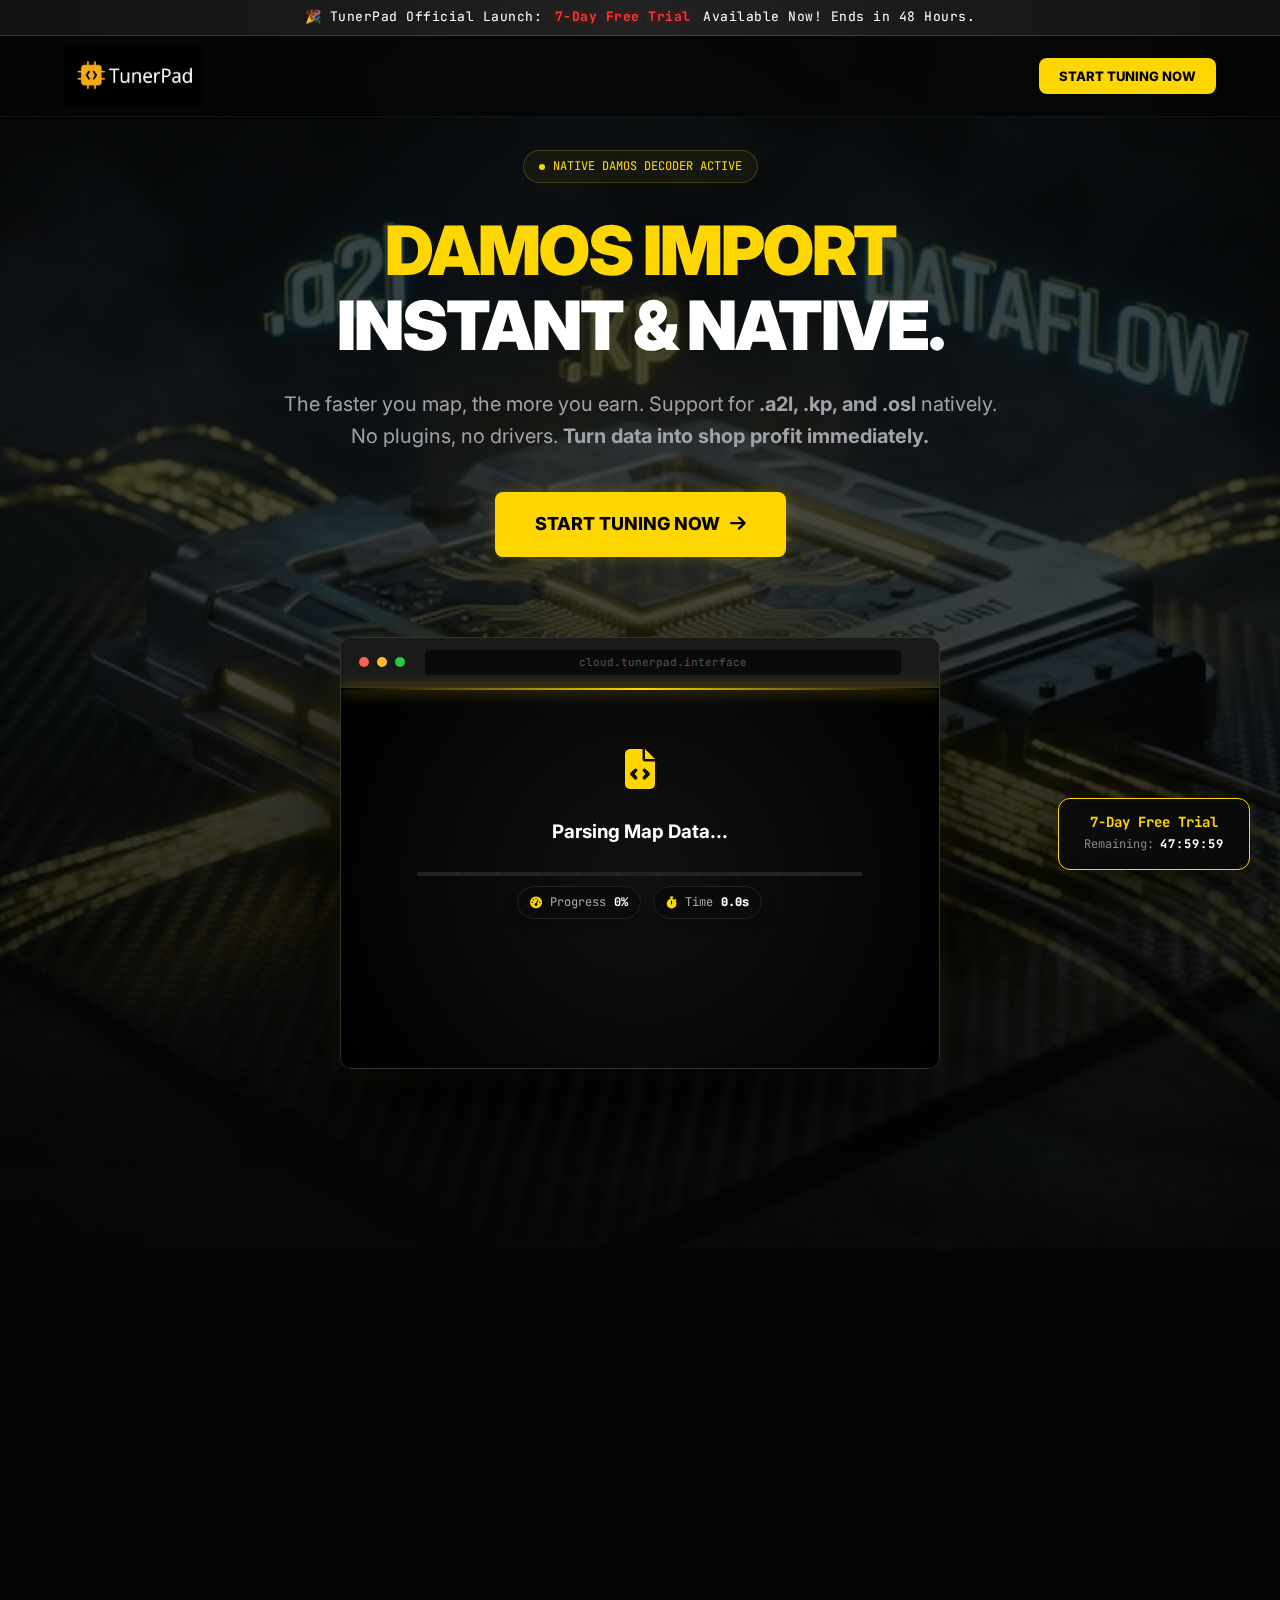
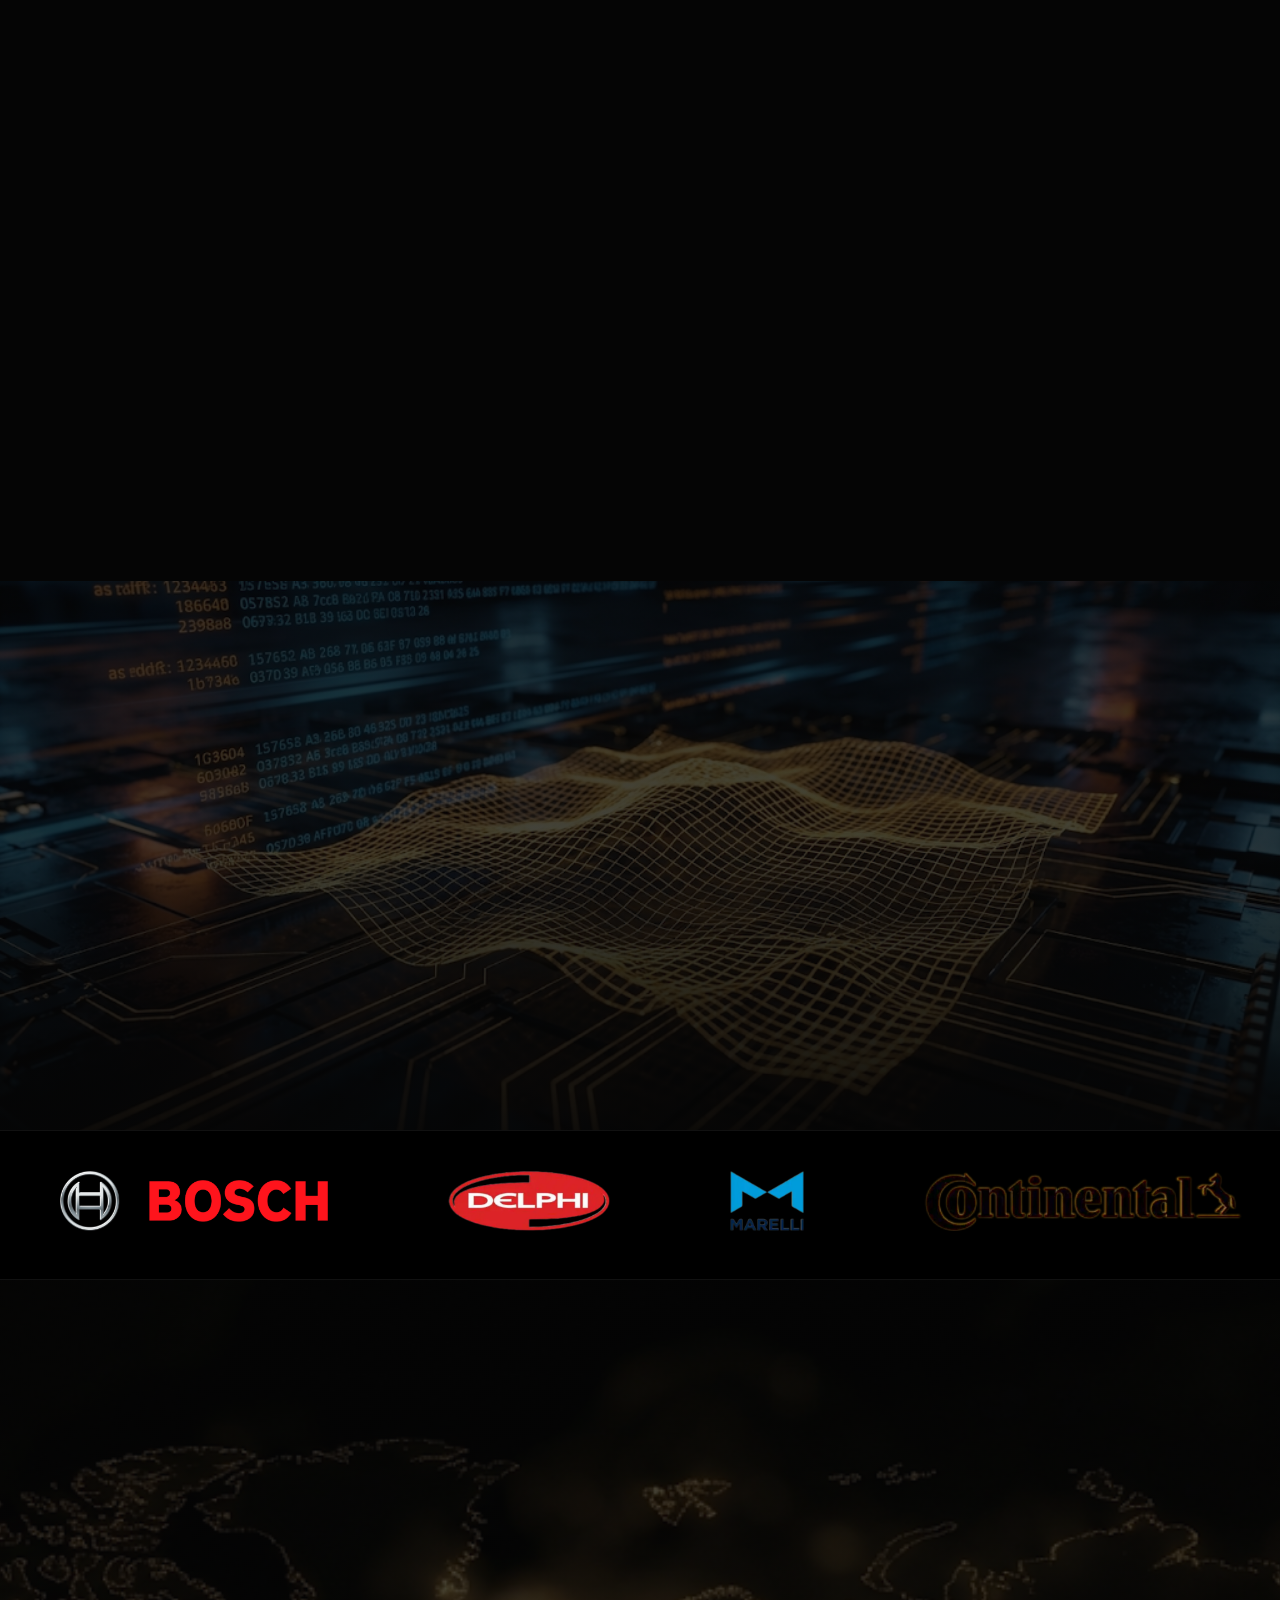
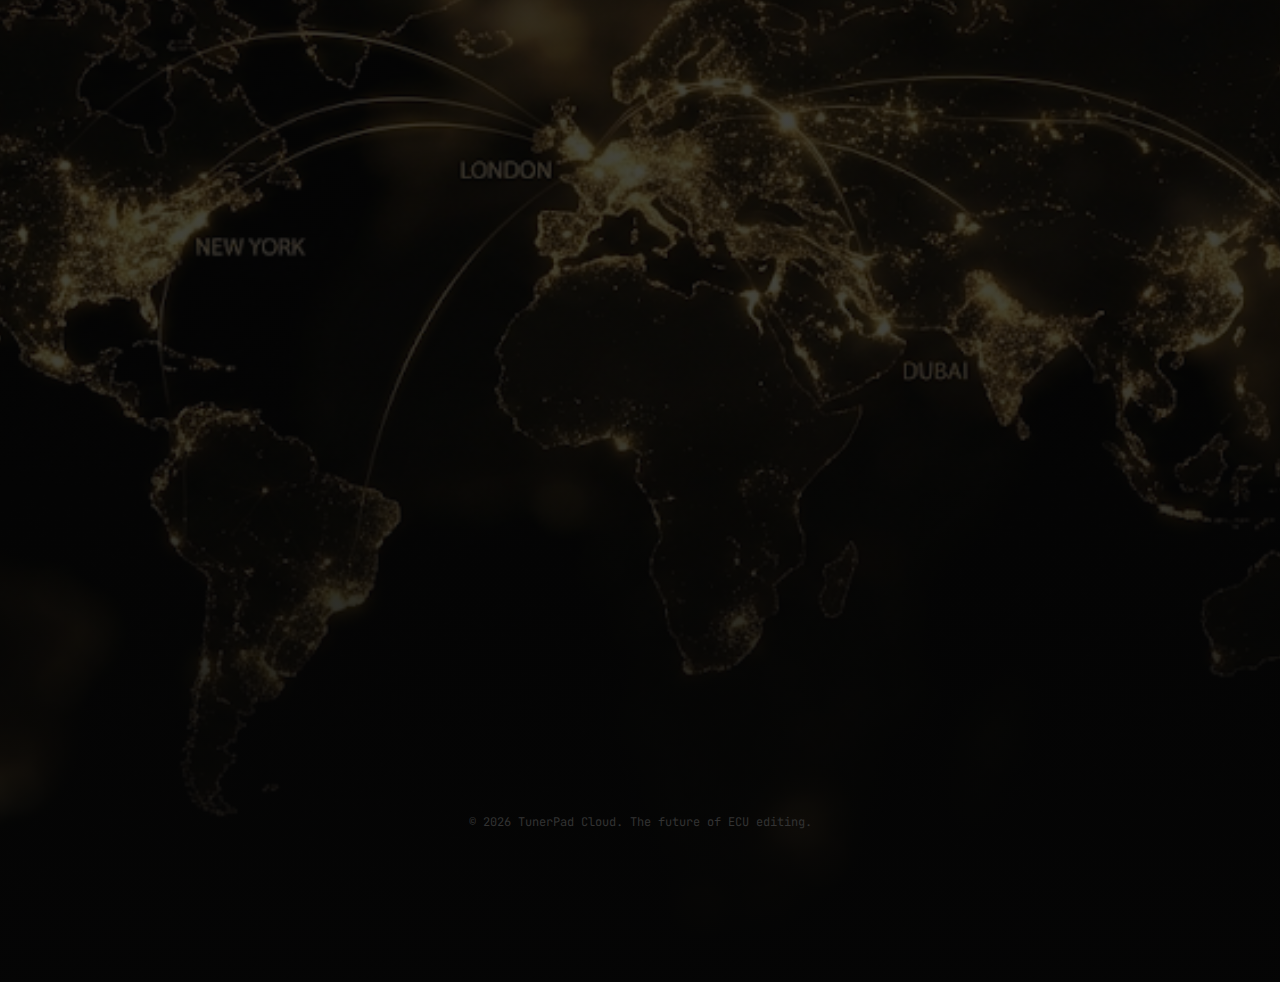
<file: FaceBook-Landing-Page-Project/Damos/index.html>
<!DOCTYPE html>
<html lang="en">
<head>
    <meta charset="UTF-8">
    <meta name="viewport" content="width=device-width, initial-scale=1.0">
    <title>TunerPad | Professional DAMOS Cloud Engine</title>
    <link rel="stylesheet" href="style.css">
    <link rel="stylesheet" href="https://cdnjs.cloudflare.com/ajax/libs/font-awesome/6.4.0/css/all.min.css">
    <link href="https://fonts.googleapis.com/css2?family=JetBrains+Mono:wght@400;700&family=Inter:wght@400;600;800&display=swap" rel="stylesheet">
</head>
<body>

    <div class="top-banner">
        <p>🎉 TunerPad Official Launch: <strong>7-Day Free Trial</strong> Available Now! <span class="desktop-only">Ends in 48 Hours.</span></p>
    </div>
    
    <div class="floating-banner">
        <div class="fb-content">
            <p class="fb-title"><strong>7-Day Free Trial</strong></p>
            <div class="fb-timer-wrapper">
                <span class="fb-timer-label">Remaining:</span>
                <span id="countdown-timer" class="fb-timer-digits">47:59:59</span>
            </div>
        </div>
    </div>

    <nav class="navbar reveal-down">
        <div class="container nav-flex">
            <div class="brand">
                <picture>
                    <source srcset="picture/logo-black.webp" type="image/webp">
                    <img src="image/logo-black.png" alt="TunerPad" class="nav-logo" loading="lazy">
                </picture>
            </div>
            <div class="nav-btn-group">
                <a href="#" class="btn btn-primary btn-sm hover-lift">START TUNING NOW</a>
            </div>
        </div>
    </nav>

    <header class="section-bg bg-hero">
        <div class="container hero-content text-center">
            <div class="hero-badge reveal fade-up">
                <span class="dot-pulse"></span> <span class="blink-text">NATIVE DAMOS DECODER ACTIVE</span>
            </div>
            
            <h1 class="hero-title reveal fade-up delay-1">
                <span class="text-highlight glitch-effect" data-text="DAMOS IMPORT">DAMOS IMPORT</span><br>
                INSTANT & NATIVE.
            </h1>
            
            <p class="hero-desc reveal fade-up delay-2">
                The faster you map, the more you earn. Support for <strong>.a2l, .kp, and .osl</strong> natively. <br>
                No plugins, no drivers. <strong>Turn data into shop profit immediately.</strong>
            </p>

            <div class="hero-actions reveal fade-up delay-3">
                <a href="#" class="btn btn-primary btn-lg btn-glow hover-lift">
                    START TUNING NOW <i class="fas fa-arrow-right"></i>
                </a>
            </div>

            <div class="simulator-video-container reveal zoom-in delay-4">
                <div class="browser-header">
                    <div class="traffic-dots">
                        <span class="dot red"></span>
                        <span class="dot yellow"></span>
                        <span class="dot green"></span>
                    </div>
                    <div class="url-bar">cloud.tunerpad.interface</div>
                </div>
                
                <div class="simulator-body">
                    <div class="scanner-line"></div>
                    
                    <div class="sim-content">
                        <div class="icon-pulse">
                            <i class="fas fa-file-code"></i>
                        </div>
                        <h3 class="status-title">Parsing Map Data...</h3>
                        
                        <div class="progress-wrapper">
                            <div class="progress-track">
                                <div class="progress-fill"></div>
                            </div>
                            <div class="progress-stats">
                                <span class="stat">
                                    <i class="fas fa-gauge-high"></i>
                                    <em>Progress</em>
                                    <b class="percentage"></b>
                                </span>
                                <span class="stat">
                                    <i class="fas fa-stopwatch"></i>
                                    <em>Time</em>
                                    <b class="time-elapsed"></b>
                                </span>
                            </div>
                        </div>
            
                        <div class="result-console">
                            <p class="console-line">> Source: <span class="text-white">Bosch_EDC17_CP46.a2l</span></p>
                            <p class="console-line yellow-glow">> 18,500 Maps Unlocked (0.2s)</p>
                        </div>
                    </div>
            
                    <div class="map-grid-preview">
                        <div class="mesh-line horizontal"></div>
                        <div class="mesh-line vertical"></div>
                        <div class="map-peak"></div>
                    </div>
                </div>
            </div>
        </div>
    </header>

    <section class="section-bg bg-comparison reveal">
        <div class="container">
            <div class="section-header text-center mb-50">
                <h2>Stop Struggling. Start Earning.</h2>
                <p class="text-gray">Why 5,000+ workshops left traditional software behind.</p>
            </div>
            
            <div class="vs-wrapper">
                <div class="vs-card old">
                <div class="status-label">OBSOLETE</div>
                <picture>
                    <source srcset="picture/past.webp" type="image/webp">
                    <img src="image/past.png" alt="Past Workflow" class="compare-img" loading="lazy">
                </picture>
                <h3>The Legacy Way</h3>
                    <ul class="vs-list">
                        <li><i class="fas fa-times"></i> Wasting hours fixing drivers</li>
                        <li><i class="fas fa-times"></i> Plugin errors and DLL crashes</li>
                        <li><i class="fas fa-times"></i> Frozen PC on large DAMOS</li>
                        <li><i class="fas fa-times"></i> Dongle lost = Shop closed</li>
                    </ul>
                </div>

                <div class="vs-divider">VS</div>

                <div class="vs-card new">
                <div class="status-label text-yellow">RECOMMENDED</div>
                <picture>
                    <source srcset="picture/now.webp" type="image/webp">
                    <img src="image/now.jpg" alt="Now Workflow" class="compare-img" loading="lazy">
                </picture>
                <h3>The TunerPad Way</h3>
                    <ul class="vs-list">
                        <li><i class="fas fa-check"></i> <strong>0.3s Instant DAMOS Parsing</strong></li>
                        <li><i class="fas fa-check"></i> <strong>Native Browser Workflow</strong></li>
                        <li><i class="fas fa-check"></i> <strong>Smooth 10,000+ Map Rendering</strong></li>
                        <li><i class="fas fa-check"></i> <strong>Mac, PC, or iPad Ready</strong></li>
                    </ul>
                    <div class="card-glow"></div>
                </div>
            </div>
        </div>
    </section>

    <section class="section-bg bg-features">
        <div class="container">
            <div class="grid-4">
                <div class="f-card reveal fade-up">
                    <i class="fas fa-bolt f-icon pulse-on-hover"></i>
                    <h3><strong>Master Every DAMOS</strong></h3>
                    <p>Native support for .a2l, .osl, and .kp. Never turn away a profitable customer again due to format errors.</p>
                </div>
                <div class="f-card reveal fade-up delay-1">
                    <i class="fas fa-shield-halved f-icon rotate-on-hover"></i>
                    <h3><strong>Zero Setup Time</strong></h3>
                    <p>Stop fighting with DLLs and IT issues. Log in and start earning in 30 seconds on any device.</p>
                </div>
                <div class="f-card reveal fade-up delay-2">
                    <i class="fas fa-gauge-high f-icon zoom-on-hover"></i>
                    <h3><strong>Unmatched Performance</strong></h3>
                    <p>Smooth rendering of 10,000+ maps. Turn your basic shop laptop into a high-speed tuning workstation.</p>
                </div>
                <div class="f-card reveal fade-up delay-3">
                    <i class="fas fa-cloud f-icon bounce-on-hover"></i>
                    <h3><strong>Cloud-Native Freedom</strong></h3>
                    <p>Your work follows you. Access your projects from home, the shop, or on the road—no dongle required.</p>
                </div>
            </div>
        </div>
    </section>

    <section class="ticker-section">
        <div class="ticker-wrap">
            <div class="ticker-track">
                <picture><source srcset="picture/bosch.webp" type="image/webp"><img src="image/bosch.png" alt="Bosch" loading="lazy"></picture>
                <picture><source srcset="picture/delphi.webp" type="image/webp"><img src="image/delphi.png" alt="Delphi" loading="lazy"></picture>
                <picture><source srcset="picture/marelli.webp" type="image/webp"><img src="image/marelli.png" alt="Marelli" loading="lazy"></picture>
                <picture><source srcset="picture/continentgal.webp" type="image/webp"><img src="image/continentgal.png" alt="Continental" loading="lazy"></picture>
                <picture><source srcset="picture/vdo.webp" type="image/webp"><img src="image/vdo.png" alt="VDO" loading="lazy"></picture>
                <picture><source srcset="picture/acdelco.webp" type="image/webp"><img src="image/acdelco.png" alt="ACDelco" loading="lazy"></picture>
                <picture><source srcset="picture/transtron.webp" type="image/webp"><img src="image/transtron.png" alt="Transtron" loading="lazy"></picture>
                
                <!-- Duplicate for infinite loop -->
                <picture><source srcset="picture/bosch.webp" type="image/webp"><img src="image/bosch.png" alt="Bosch" loading="lazy"></picture>
                <picture><source srcset="picture/delphi.webp" type="image/webp"><img src="image/delphi.png" alt="Delphi" loading="lazy"></picture>
                <picture><source srcset="picture/marelli.webp" type="image/webp"><img src="image/marelli.png" alt="Marelli" loading="lazy"></picture>
                <picture><source srcset="picture/continentgal.webp" type="image/webp"><img src="image/continentgal.png" alt="Continental" loading="lazy"></picture>
                <picture><source srcset="picture/vdo.webp" type="image/webp"><img src="image/vdo.png" alt="VDO" loading="lazy"></picture>
                <picture><source srcset="picture/acdelco.webp" type="image/webp"><img src="image/acdelco.png" alt="ACDelco" loading="lazy"></picture>
                <picture><source srcset="picture/transtron.webp" type="image/webp"><img src="image/transtron.png" alt="Transtron" loading="lazy"></picture>
            </div>
        </div>
    </section>

    <section class="section-bg bg-footer">
        <div class="container">
            <h2 class="text-center mb-50 reveal fade-up">Scale Your Business</h2>
            
            <!-- Pricing Toggle -->
            <div class="pricing-toggle-wrapper reveal fade-up">
                <div class="pricing-toggle">
                    <button class="toggle-btn active" data-plan="monthly">Pay Monthly</button>
                    <button class="toggle-btn" data-plan="yearly">Pay Yearly</button>
                </div>
                <span class="save-badge">Save 30% with yearly billing</span>
            </div>

            <div class="pricing-deck">
                <!-- Basic Plan -->
                <div class="p-card reveal fade-left">
                    <h3>Basic</h3>
                    <div class="price-container">
                        <div class="price" data-monthly="€39" data-yearly="€27.25">€27.25<span>/month</span></div>
                        <div class="billed-text">Billed €329 yearly</div>
                    </div>
                    <ul class="p-list">
                        <li><i class="fas fa-check"></i> 20 DTC Off Per Month</li>
                        <li class="text-muted text-strike"><i class="fas fa-times"></i> 0 Solutions Per Month</li>
                        <li><i class="fas fa-check"></i> 5 Original File Download</li>
                        <li><i class="fas fa-check"></i> Tuning Editor Features</li>
                        <li><i class="fas fa-check"></i> DAMOS Import</li>
                    </ul>
                    <a href="#" class="btn btn-outline btn-block">START BASIC</a>
                </div>

                <!-- Essential Plan -->
                <div class="p-card featured reveal fade-up">
                    <div class="ribbon">MOST POPULAR</div>
                    <div class="promo-badge">FB EXCLUSIVE</div>
                    <h3>Essential</h3>
                    <div class="price-container">
                        <div class="price text-yellow" data-monthly="€0.00" data-yearly="€41.25">€0.00<span>/month</span></div>
                        <div class="billed-text" data-billed-monthly="€59/mo after 7-day free trial" data-billed-yearly="Billed €499 yearly">€59/mo after 7-day free trial</div>
                    </div>
                    <ul class="p-list">
                        <li><i class="fas fa-check"></i> 300 DTC Off Per Month</li>
                        <li><i class="fas fa-check"></i> <strong>100 Solutions Per Month</strong></li>
                        <li><i class="fas fa-check"></i> 5 Original File Download</li>
                        <li><i class="fas fa-check"></i> Tuning Editor Features</li>
                        <li><i class="fas fa-check"></i> DAMOS Import</li>
                    </ul>
                    <a href="#" class="btn btn-primary btn-block shadow-yellow">GET ESSENTIAL</a>
                </div>

                <!-- Premium Plan -->
                <div class="p-card reveal fade-right">
                    <h3>Premium</h3>
                    <div class="price-container">
                        <div class="price" data-monthly="€99" data-yearly="€69.25">€69.25<span>/month</span></div>
                        <div class="billed-text">Billed €899 yearly</div>
                    </div>
                    <ul class="p-list">
                        <li><i class="fas fa-check"></i> 600 DTC Off Per Month</li>
                        <li><i class="fas fa-check"></i> <strong>200 Solutions Per Month</strong></li>
                        <li><i class="fas fa-check"></i> 100 Original File Download</li>
                        <li><i class="fas fa-check"></i> Tuning Editor Features</li>
                        <li><i class="fas fa-check"></i> DAMOS Import</li>
                    </ul>
                    <a href="#" class="btn btn-outline btn-block">GO PREMIUM</a>
                </div>
            </div>

            <div class="footer-cta text-center">
                <h2 class="reveal fade-up">Your DAMOS files are ready. Are you?</h2>
                <a href="#" class="btn btn-primary btn-lg btn-glow hover-lift reveal fade-up delay-1">START TUNING NOW</a>
                <p class="copyright">© 2026 TunerPad Cloud. The future of ECU editing.</p>
            </div>
        </div>
    </section>

    <script>
        document.addEventListener('DOMContentLoaded', () => {
            // Pricing Toggle Logic
            const toggleBtns = document.querySelectorAll('.toggle-btn');
            const priceElements = document.querySelectorAll('.price');
            const billedElements = document.querySelectorAll('.billed-text');

            function updatePricing(plan) {
                // Update buttons
                toggleBtns.forEach(btn => {
                    if (btn.dataset.plan === plan) {
                        btn.classList.add('active');
                    } else {
                        btn.classList.remove('active');
                    }
                });

                // Update prices
                priceElements.forEach(el => {
                    const price = el.dataset[plan];
                    el.innerHTML = `${price}<span>/month</span>`;
                });

                // Show/Hide billed yearly text
                billedElements.forEach(el => {
                    if (plan === 'monthly') {
                        if (el.dataset.billedMonthly) {
                            el.innerText = el.dataset.billedMonthly;
                            el.style.opacity = '1';
                        } else {
                            el.style.opacity = '0';
                        }
                    } else {
                        if (el.dataset.billedYearly) {
                            el.innerText = el.dataset.billedYearly;
                        }
                        el.style.opacity = '1';
                    }
                });
            }

            toggleBtns.forEach(btn => {
                btn.addEventListener('click', () => {
                    updatePricing(btn.dataset.plan);
                });
            });

            // Intersection Observer
            const observer = new IntersectionObserver((entries) => {
                entries.forEach(entry => {
                    if (entry.isIntersecting) entry.target.classList.add('active');
                });
            }, { threshold: 0.1 });
            document.querySelectorAll('.reveal').forEach(el => observer.observe(el));

            // Countdown Timer Logic
            function startCountdown(durationInSeconds) {
                let timer = durationInSeconds;
                const display = document.getElementById('countdown-timer');
                
                // Get end time from localStorage or set new one
                // Changed key to 'promoEndTime_v3' to force reset for 48h update fix
                let endTime = localStorage.getItem('promoEndTime_v3');
                if (!endTime || new Date().getTime() > endTime) {
                    endTime = new Date().getTime() + (durationInSeconds * 1000);
                    localStorage.setItem('promoEndTime_v3', endTime);
                }

                setInterval(function () {
                    const now = new Date().getTime();
                    const distance = endTime - now;

                    if (distance < 0) {
                        // Reset timer if expired
                        endTime = new Date().getTime() + (durationInSeconds * 1000);
                        localStorage.setItem('promoEndTime_v3', endTime);
                        return;
                    }

                    // Fix: Remove % (1000 * 60 * 60 * 24) to allow hours > 24
                    const hours = Math.floor(distance / (1000 * 60 * 60));
                    const minutes = Math.floor((distance % (1000 * 60 * 60)) / (1000 * 60));
                    const seconds = Math.floor((distance % (1000 * 60)) / 1000);

                    display.textContent = 
                        (hours < 10 ? "0" + hours : hours) + ":" +
                        (minutes < 10 ? "0" + minutes : minutes) + ":" +
                        (seconds < 10 ? "0" + seconds : seconds);
                }, 1000);
            }
            // Start 48 hours countdown
            startCountdown(48 * 60 * 60);
        });
    </script>
</body>
</html>
</file>
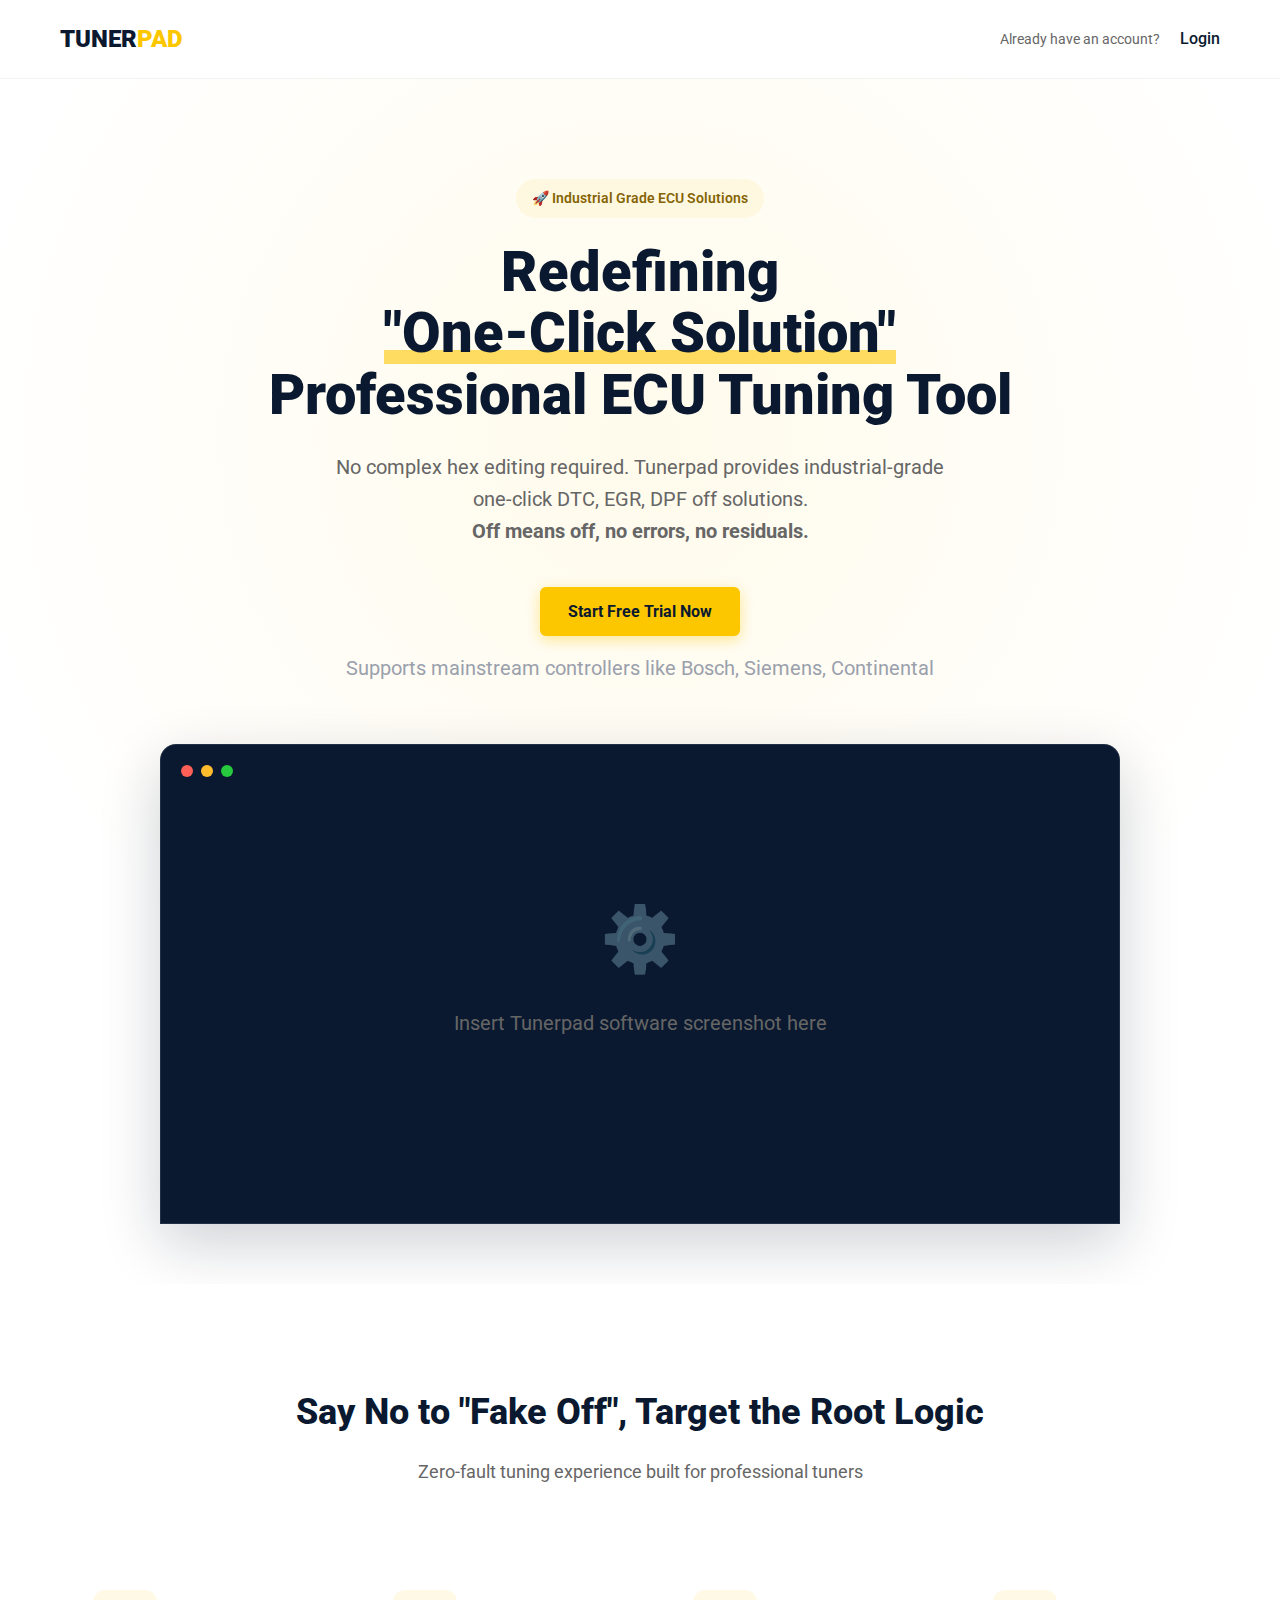
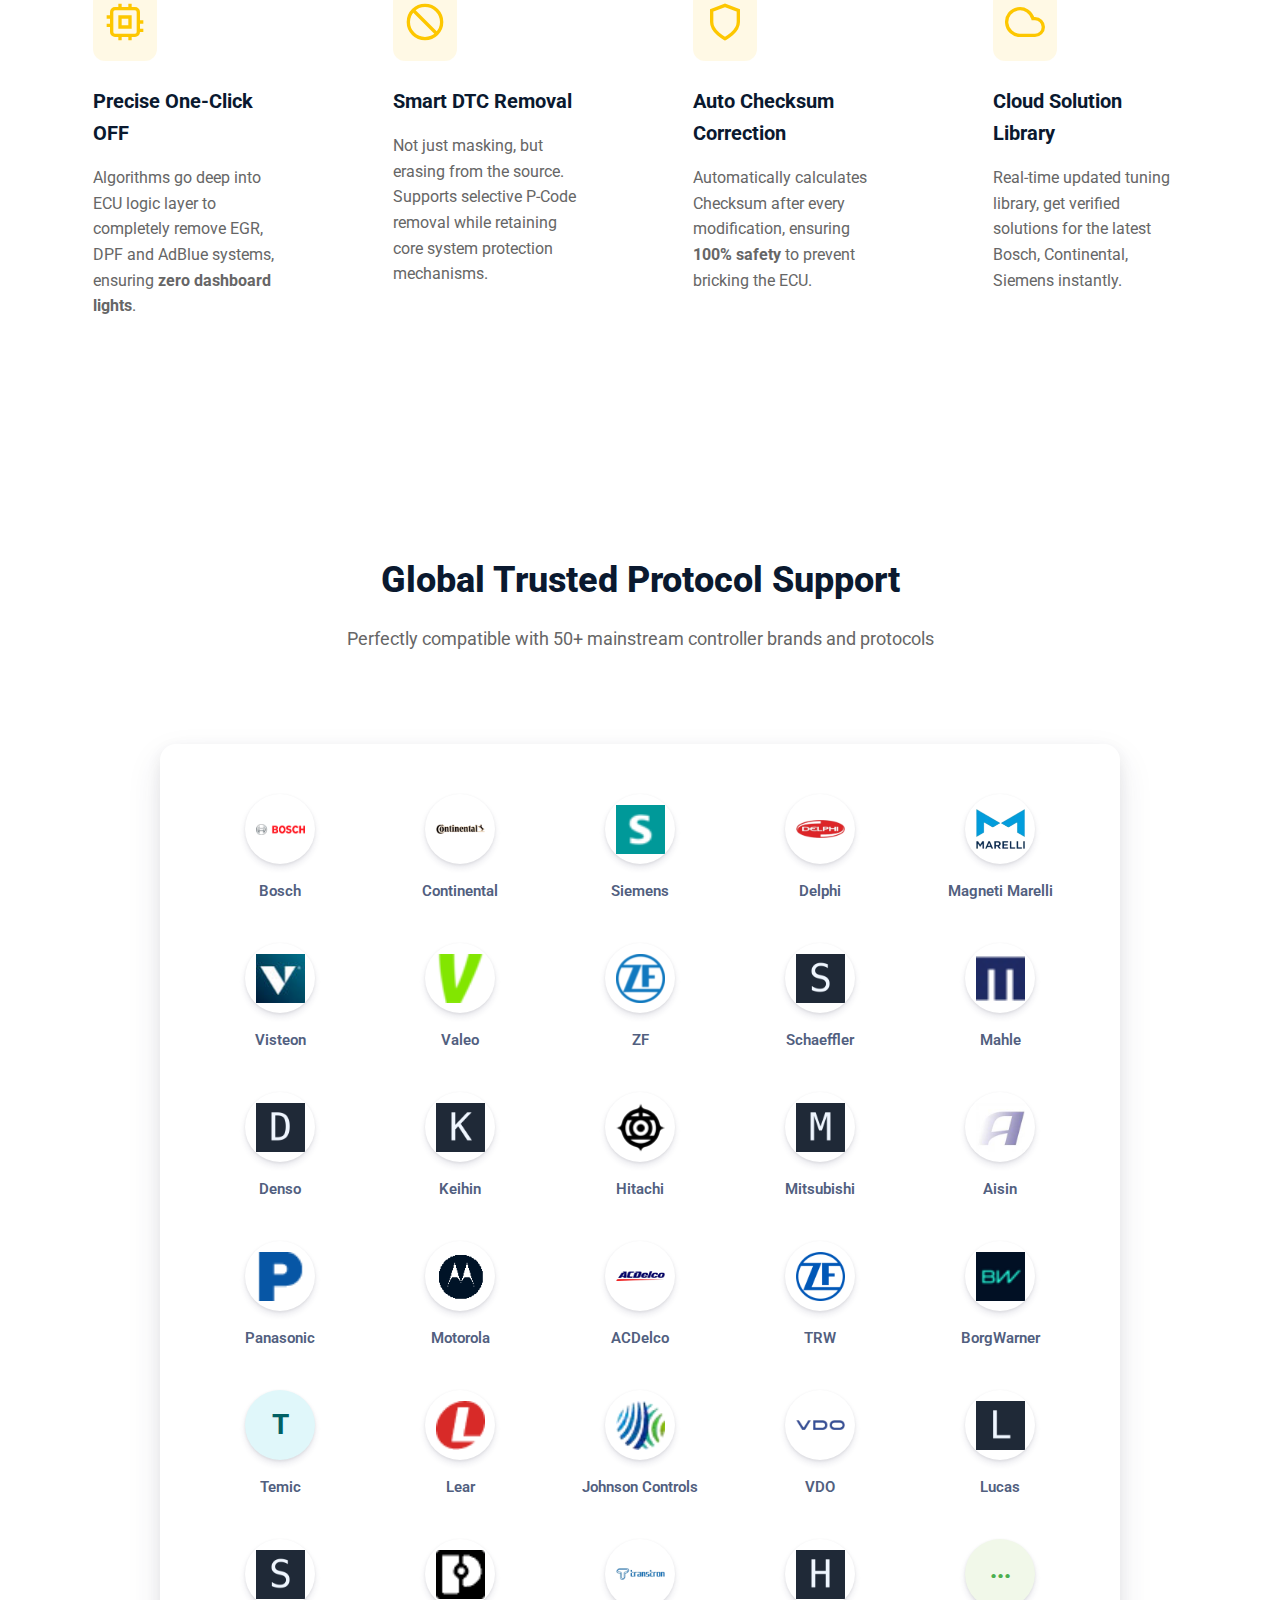
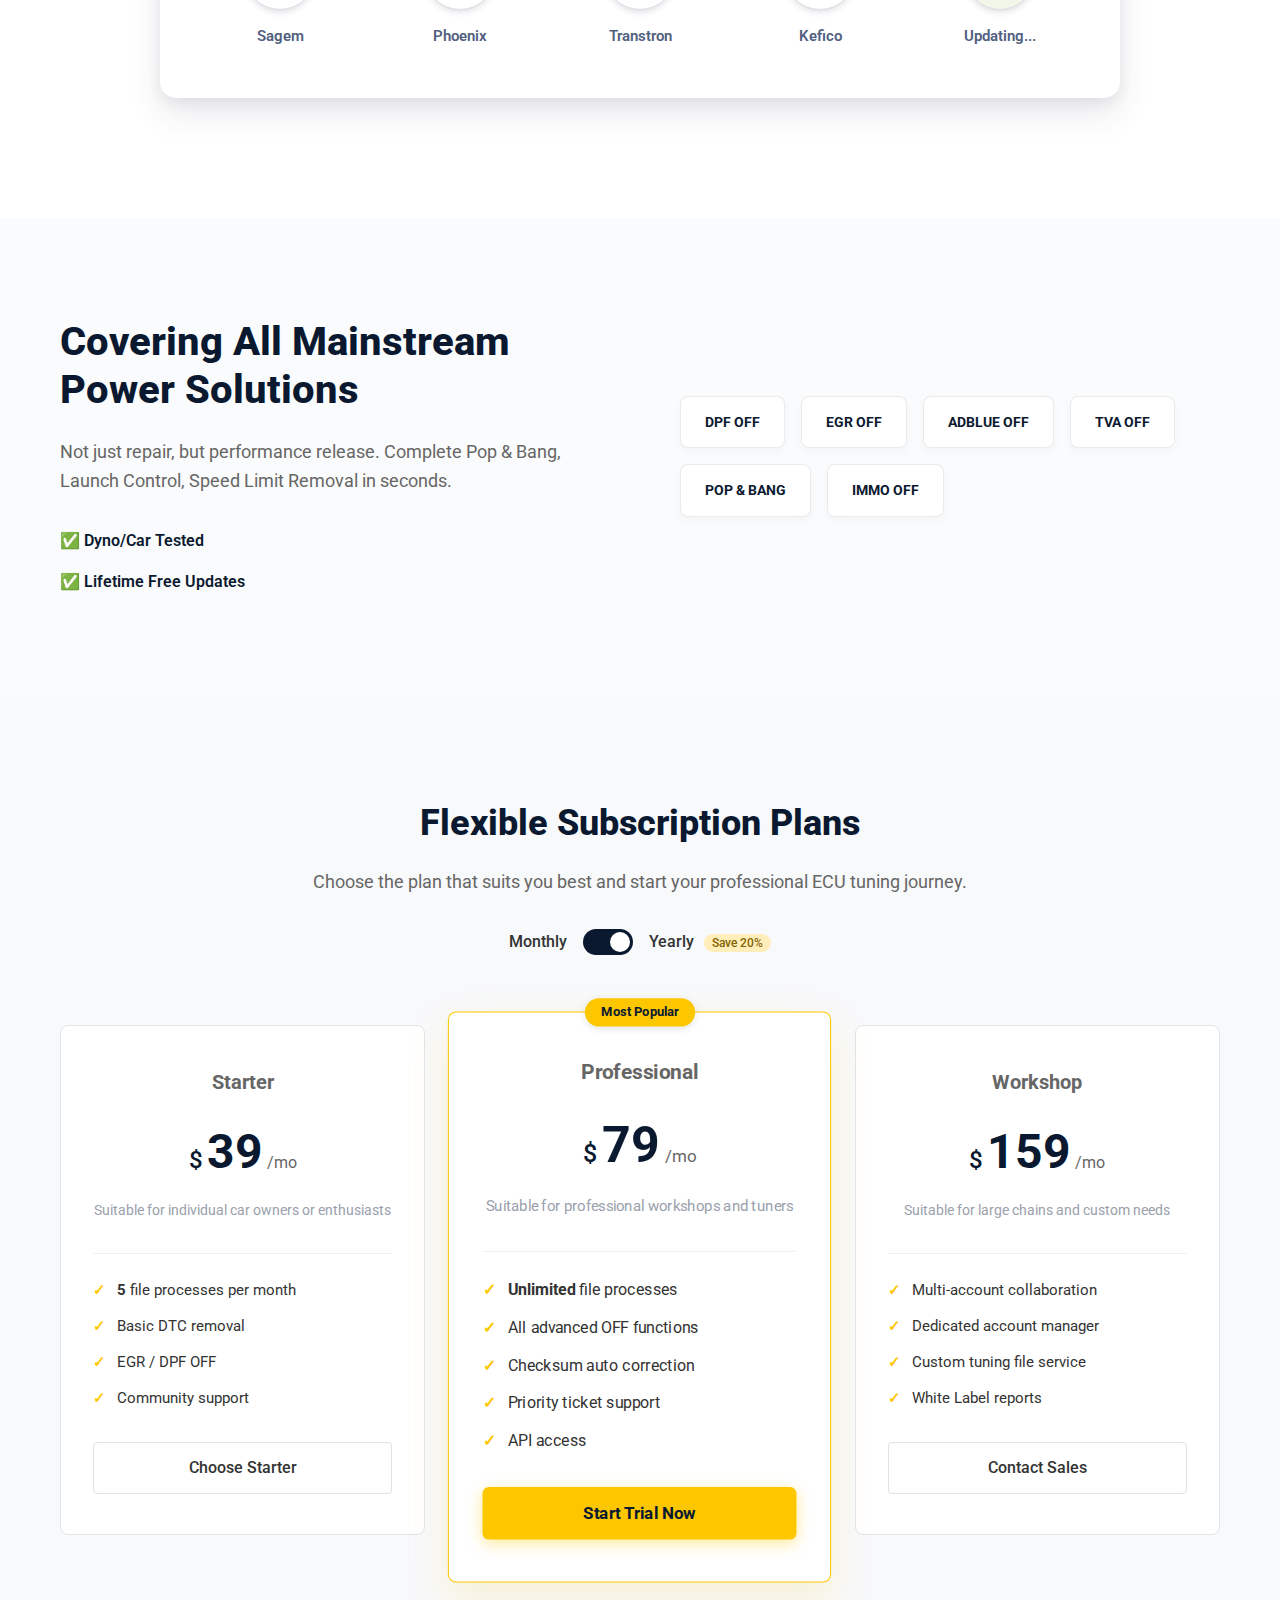
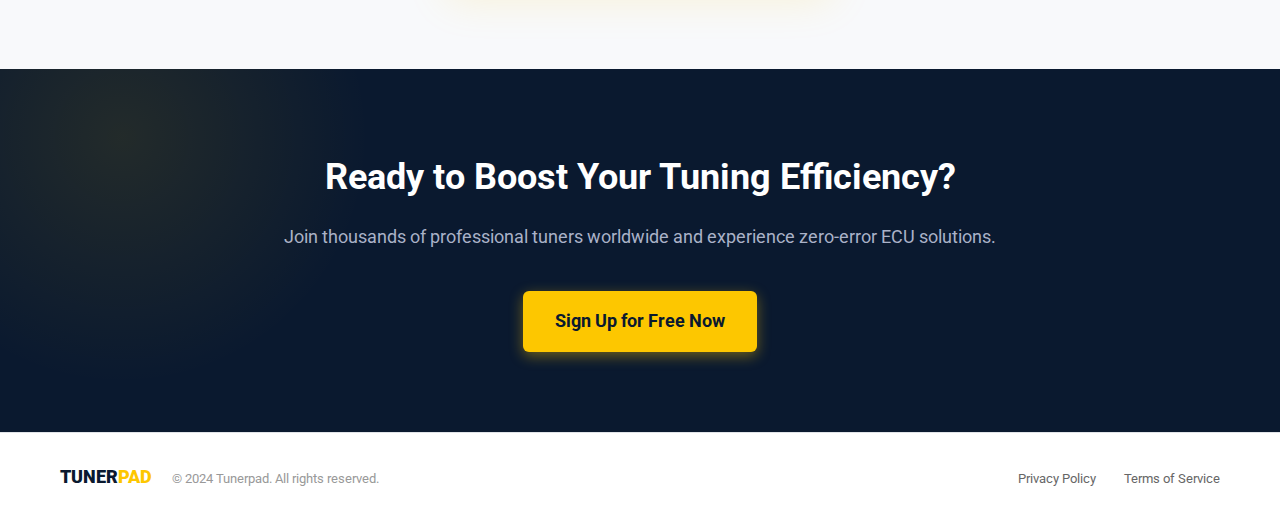
<file: FaceBook-Landing-Page-Project/DTC off/index.html>
<!DOCTYPE html>
<html lang="en">
<head>
    <meta charset="UTF-8">
    <meta name="viewport" content="width=device-width, initial-scale=1.0">
    <title>Tunerpad - Professional ECU Tuning Tool</title>
    <link rel="stylesheet" href="style.css">
    <link href="https://fonts.googleapis.com/css2?family=Roboto:wght@300;400;500;700;900&display=swap" rel="stylesheet">
</head>
<body>

    <nav class="navbar">
        <div class="container navbar-container">
            <a href="#" class="brand-logo">
                <span class="logo-text">TUNER<span style="color: #FDC700;">PAD</span></span>
            </a>
            <div class="nav-right">
                <span class="nav-text">Already have an account?</span>
                <a href="#" class="btn-link">Login</a>
            </div>
        </div>
    </nav>

    <header class="hero-section">
        <div class="bg-shape-center"></div>
        <div class="container hero-content">
            <div class="hero-text-center">
                <span class="hero-badge">🚀 Industrial Grade ECU Solutions</span>
                <h1>Redefining <span class="highlight-yellow">"One-Click Solution"</span><br>Professional ECU Tuning Tool</h1>
                <p>
                    No complex hex editing required. Tunerpad provides industrial-grade one-click DTC, EGR, DPF off solutions.
                    <br><strong>Off means off, no errors, no residuals.</strong>
                </p>
                <div class="hero-btn-wrapper">
                    <a href="#" class="btn btn-primary-yellow">Start Free Trial Now</a>
                </div>
                <p class="hero-sub-text">Supports mainstream controllers like Bosch, Siemens, Continental</p>
            </div>
            <div class="hero-image-placeholder">
                <div class="placeholder-content">
                    <div class="placeholder-icon">⚙️</div>
                    <p>Insert Tunerpad software screenshot here</p>
                </div>
                <div class="window-controls">
                    <span class="dot red"></span><span class="dot yellow"></span><span class="dot green"></span>
                </div>
            </div>
        </div>
    </header>

    <section class="section features-section">
        <div class="container">
            <div class="section-header">
                <h2>Say No to "Fake Off", Target the Root Logic</h2>
                <p>Zero-fault tuning experience built for professional tuners</p>
            </div>
            <div class="features-grid">
                <div class="feature-card">
                    <div class="card-icon"><svg width="40" height="40" viewBox="0 0 24 24" fill="none" stroke="#FDC700" stroke-width="2"><rect x="4" y="4" width="16" height="16" rx="2" ry="2"></rect><path d="M9 9h6v6H9z"/><path d="M9 1v3m6-3v3m-6 16v3m6-3v3m5-11h3m0 5h-3M1 9h3m0 5H1"/></svg></div>
                    <h3>Precise One-Click OFF</h3>
                    <p>Algorithms go deep into ECU logic layer to completely remove EGR, DPF and AdBlue systems, ensuring <strong>zero dashboard lights</strong>.</p>
                </div>
                <div class="feature-card">
                    <div class="card-icon"><svg width="40" height="40" viewBox="0 0 24 24" fill="none" stroke="#FDC700" stroke-width="2"><circle cx="12" cy="12" r="10"></circle><line x1="4.93" y1="4.93" x2="19.07" y2="19.07"></line></svg></div>
                    <h3>Smart DTC Removal</h3>
                    <p>Not just masking, but erasing from the source. Supports selective P-Code removal while retaining core system protection mechanisms.</p>
                </div>
                <div class="feature-card">
                    <div class="card-icon"><svg width="40" height="40" viewBox="0 0 24 24" fill="none" stroke="#FDC700" stroke-width="2"><path d="M12 22s8-4 8-10V5l-8-3-8 3v7c0 6 8 10 8 10z"></path></svg></div>
                    <h3>Auto Checksum Correction</h3>
                    <p>Automatically calculates Checksum after every modification, ensuring <strong>100% safety</strong> to prevent bricking the ECU.</p>
                </div>
                <div class="feature-card">
                    <div class="card-icon"><svg width="40" height="40" viewBox="0 0 24 24" fill="none" stroke="#FDC700" stroke-width="2"><path d="M18 10h-1.26A8 8 0 1 0 9 20h9a5 5 0 0 0 0-10z"></path></svg></div>
                    <h3>Cloud Solution Library</h3>
                    <p>Real-time updated tuning library, get verified solutions for the latest Bosch, Continental, Siemens instantly.</p>
                </div>
            </div>
        </div>
    </section>

    <section class="section locations-section">
        <div class="container">
            <div class="section-header">
                <h2>Global Trusted Protocol Support</h2>
                <p>Perfectly compatible with 50+ mainstream controller brands and protocols</p>
            </div>
        </div>
        <!-- Protocol Library Section (Unified Grid) -->
        <div class="protocol-library-container">
            <!-- Content Card -->
            <div class="library-card">
                <div class="brand-grid active">
                    <!-- Global Giants -->
                    <div class="brand-item">
                        <div class="brand-icon">
                            <img src="image/bosch.png" alt="Bosch">
                        </div>
                        <span class="brand-name">Bosch</span>
                    </div>
                    <div class="brand-item">
                        <div class="brand-icon">
                            <img src="image/continentgal.png" alt="Continental">
                        </div>
                        <span class="brand-name">Continental</span>
                    </div>
                    <div class="brand-item">
                        <div class="brand-icon">
                            <img src="image/siemens.png" alt="Siemens">
                        </div>
                        <span class="brand-name">Siemens</span>
                    </div>
                    <div class="brand-item">
                        <div class="brand-icon">
                            <img src="image/delphi.png" alt="Delphi">
                        </div>
                        <span class="brand-name">Delphi</span>
                    </div>
                    <div class="brand-item">
                        <div class="brand-icon">
                            <img src="image/marelli.png" alt="Magneti Marelli">
                        </div>
                        <span class="brand-name">Magneti Marelli</span>
                    </div>
                    <div class="brand-item">
                        <div class="brand-icon">
                            <img src="image/visteon.png" alt="Visteon">
                        </div>
                        <span class="brand-name">Visteon</span>
                    </div>
                    <div class="brand-item">
                        <div class="brand-icon">
                            <img src="image/valeo.png" alt="Valeo">
                        </div>
                        <span class="brand-name">Valeo</span>
                    </div>
                    <div class="brand-item">
                        <div class="brand-icon">
                            <img src="image/zf.png" alt="ZF">
                        </div>
                        <span class="brand-name">ZF</span>
                    </div>
                    <div class="brand-item">
                        <div class="brand-icon">
                            <img src="image/schaeffler.png" alt="Schaeffler">
                        </div>
                        <span class="brand-name">Schaeffler</span>
                    </div>
                    <div class="brand-item">
                        <div class="brand-icon">
                            <img src="image/mahle.png" alt="Mahle">
                        </div>
                        <span class="brand-name">Mahle</span>
                    </div>

                    <!-- Asian & American -->
                    <div class="brand-item">
                        <div class="brand-icon">
                            <img src="image/denso.png" alt="Denso">
                        </div>
                        <span class="brand-name">Denso</span>
                    </div>
                    <div class="brand-item">
                        <div class="brand-icon">
                            <img src="image/keihin.png" alt="Keihin">
                        </div>
                        <span class="brand-name">Keihin</span>
                    </div>
                    <div class="brand-item">
                        <div class="brand-icon">
                            <img src="image/hitachi.png" alt="Hitachi">
                        </div>
                        <span class="brand-name">Hitachi</span>
                    </div>
                    <div class="brand-item">
                        <div class="brand-icon">
                            <img src="image/mitsubishi.png" alt="Mitsubishi">
                        </div>
                        <span class="brand-name">Mitsubishi</span>
                    </div>
                    <div class="brand-item">
                        <div class="brand-icon">
                            <img src="image/aisin.png" alt="Aisin">
                        </div>
                        <span class="brand-name">Aisin</span>
                    </div>
                    <div class="brand-item">
                        <div class="brand-icon">
                            <img src="image/panasonic.png" alt="Panasonic">
                        </div>
                        <span class="brand-name">Panasonic</span>
                    </div>
                    <div class="brand-item">
                        <div class="brand-icon">
                            <img src="image/motorola.png" alt="Motorola">
                        </div>
                        <span class="brand-name">Motorola</span>
                    </div>
                    <div class="brand-item">
                        <div class="brand-icon">
                            <img src="image/acdelco.png" alt="ACDelco">
                        </div>
                        <span class="brand-name">ACDelco</span>
                    </div>
                    <div class="brand-item">
                        <div class="brand-icon">
                            <img src="image/trw.png" alt="TRW">
                        </div>
                        <span class="brand-name">TRW</span>
                    </div>
                    <div class="brand-item">
                        <div class="brand-icon">
                            <img src="image/borgwarner.png" alt="BorgWarner">
                        </div>
                        <span class="brand-name">BorgWarner</span>
                    </div>

                    <!-- Specialized Modules -->
                    <div class="brand-item">
                        <div class="brand-icon" style="background-color: #e0f7fa; color: #006064;">T</div>
                        <span class="brand-name">Temic</span>
                    </div>
                    <div class="brand-item">
                        <div class="brand-icon">
                            <img src="image/lear.png" alt="Lear">
                        </div>
                        <span class="brand-name">Lear</span>
                    </div>
                    <div class="brand-item">
                        <div class="brand-icon">
                            <img src="image/johnsoncontrols.png" alt="Johnson Controls">
                        </div>
                        <span class="brand-name">Johnson Controls</span>
                    </div>
                    <div class="brand-item">
                        <div class="brand-icon">
                            <img src="image/vdo.png" alt="VDO">
                        </div>
                        <span class="brand-name">VDO</span>
                    </div>
                    <div class="brand-item">
                        <div class="brand-icon">
                            <img src="image/lucas.png" alt="Lucas">
                        </div>
                        <span class="brand-name">Lucas</span>
                    </div>
                    <div class="brand-item">
                        <div class="brand-icon">
                            <img src="image/sagem.png" alt="Sagem">
                        </div>
                        <span class="brand-name">Sagem</span>
                    </div>
                    <div class="brand-item">
                        <div class="brand-icon">
                            <img src="image/phoenix.png" alt="Phoenix">
                        </div>
                        <span class="brand-name">Phoenix</span>
                    </div>
                    <div class="brand-item">
                        <div class="brand-icon">
                            <img src="image/transtron.png" alt="Transtron">
                        </div>
                        <span class="brand-name">Transtron</span>
                    </div>
                    <div class="brand-item">
                        <div class="brand-icon">
                            <img src="image/kefico.png" alt="Kefico">
                        </div>
                        <span class="brand-name">Kefico</span>
                    </div>

                    <!-- Updating Indicator -->
                    <div class="brand-item">
                        <div class="brand-icon" style="background-color: #f1f8e9; color: #4caf50;">
                            <span style="font-size: 24px; font-weight: 900; line-height: 0; margin-top: -8px;">...</span>
                        </div>
                        <span class="brand-name">Updating...</span>
                    </div>
                </div>
            </div>
        </div>
    </section>

    <section class="section apps-section">
        <div class="container">
            <div class="apps-layout">
                <div class="apps-text">
                    <h2>Covering All Mainstream Power Solutions</h2>
                    <p>Not just repair, but performance release. Complete Pop & Bang, Launch Control, Speed Limit Removal in seconds.</p>
                    <div class="check-list">
                        <div class="check-item">✅ Dyno/Car Tested</div>
                        <div class="check-item">✅ Lifetime Free Updates</div>
                    </div>
                </div>
                <div class="apps-logos">
                    <div class="app-badge">DPF OFF</div>
                    <div class="app-badge">EGR OFF</div>
                    <div class="app-badge">ADBLUE OFF</div>
                    <div class="app-badge">TVA OFF</div>
                    <div class="app-badge">POP & BANG</div>
                    <div class="app-badge">IMMO OFF</div>
                </div>
            </div>
        </div>
    </section>

    <section class="section pricing-section">
        <div class="container">
            <div class="section-header">
                <h2>Flexible Subscription Plans</h2>
                <p>Choose the plan that suits you best and start your professional ECU tuning journey.</p>
                
                <div class="pricing-toggle">
                    <span class="toggle-label">Monthly</span>
                    <label class="switch">
                        <input type="checkbox" id="pricing-switch" checked>
                        <span class="slider round"></span>
                    </label>
                    <span class="toggle-label active">Yearly <span class="badge-save">Save 20%</span></span>
                </div>
            </div>

            <div class="pricing-grid">
                <div class="pricing-card">
                    <div class="card-header">
                        <h3>Starter</h3>
                        <div class="price">
                            <span class="currency">$</span>
                            <span class="amount" data-monthly="49" data-yearly="39">39</span>
                            <span class="period">/mo</span>
                        </div>
                        <p class="desc">Suitable for individual car owners or enthusiasts</p>
                    </div>
                    <ul class="features-list">
                        <li><strong>5</strong> file processes per month</li>
                        <li>Basic DTC removal</li>
                        <li>EGR / DPF OFF</li>
                        <li>Community support</li>
                    </ul>
                    <a href="#" class="btn btn-outline-dark">Choose Starter</a>
                </div>

                <div class="pricing-card featured">
                    <div class="featured-tag">Most Popular</div>
                    <div class="card-header">
                        <h3>Professional</h3>
                        <div class="price">
                            <span class="currency">$</span>
                            <span class="amount" data-monthly="99" data-yearly="79">79</span>
                            <span class="period">/mo</span>
                        </div>
                        <p class="desc">Suitable for professional workshops and tuners</p>
                    </div>
                    <ul class="features-list">
                        <li><strong>Unlimited</strong> file processes</li>
                        <li>All advanced OFF functions</li>
                        <li>Checksum auto correction</li>
                        <li>Priority ticket support</li>
                        <li>API access</li>
                    </ul>
                    <a href="#" class="btn btn-primary-yellow btn-block">Start Trial Now</a>
                </div>

                <div class="pricing-card">
                    <div class="card-header">
                        <h3>Workshop</h3>
                        <div class="price">
                            <span class="currency">$</span>
                            <span class="amount" data-monthly="199" data-yearly="159">159</span>
                            <span class="period">/mo</span>
                        </div>
                        <p class="desc">Suitable for large chains and custom needs</p>
                    </div>
                    <ul class="features-list">
                        <li>Multi-account collaboration</li>
                        <li>Dedicated account manager</li>
                        <li>Custom tuning file service</li>
                        <li>White Label reports</li>
                    </ul>
                    <a href="#" class="btn btn-outline-dark">Contact Sales</a>
                </div>
            </div>
        </div>
    </section>

    <section class="final-cta-section">
        <div class="container cta-content">
            <h2>Ready to Boost Your Tuning Efficiency?</h2>
            <p>Join thousands of professional tuners worldwide and experience zero-error ECU solutions.</p>
            <a href="#" class="btn btn-primary-yellow btn-lg">Sign Up for Free Now</a>
        </div>
    </section>

    <footer class="footer-simple">
        <div class="container footer-flex">
            <div class="footer-left">
                <span class="logo-text-sm">TUNER<span style="color: #FDC700;">PAD</span></span>
                <span class="copyright">&copy; 2024 Tunerpad. All rights reserved.</span>
            </div>
            <div class="footer-right">
                <a href="#">Privacy Policy</a>
                <a href="#">Terms of Service</a>
            </div>
        </div>
    </footer>

    <script>
        const toggleSwitch = document.getElementById('pricing-switch');
        const amounts = document.querySelectorAll('.amount');

        toggleSwitch.addEventListener('change', function(e) {
            amounts.forEach(amount => {
                if (e.target.checked) {
                    amount.innerText = amount.getAttribute('data-yearly');
                } else {
                    amount.innerText = amount.getAttribute('data-monthly');
                }
            });
        });
    </script>

</body>
</html>
</file>
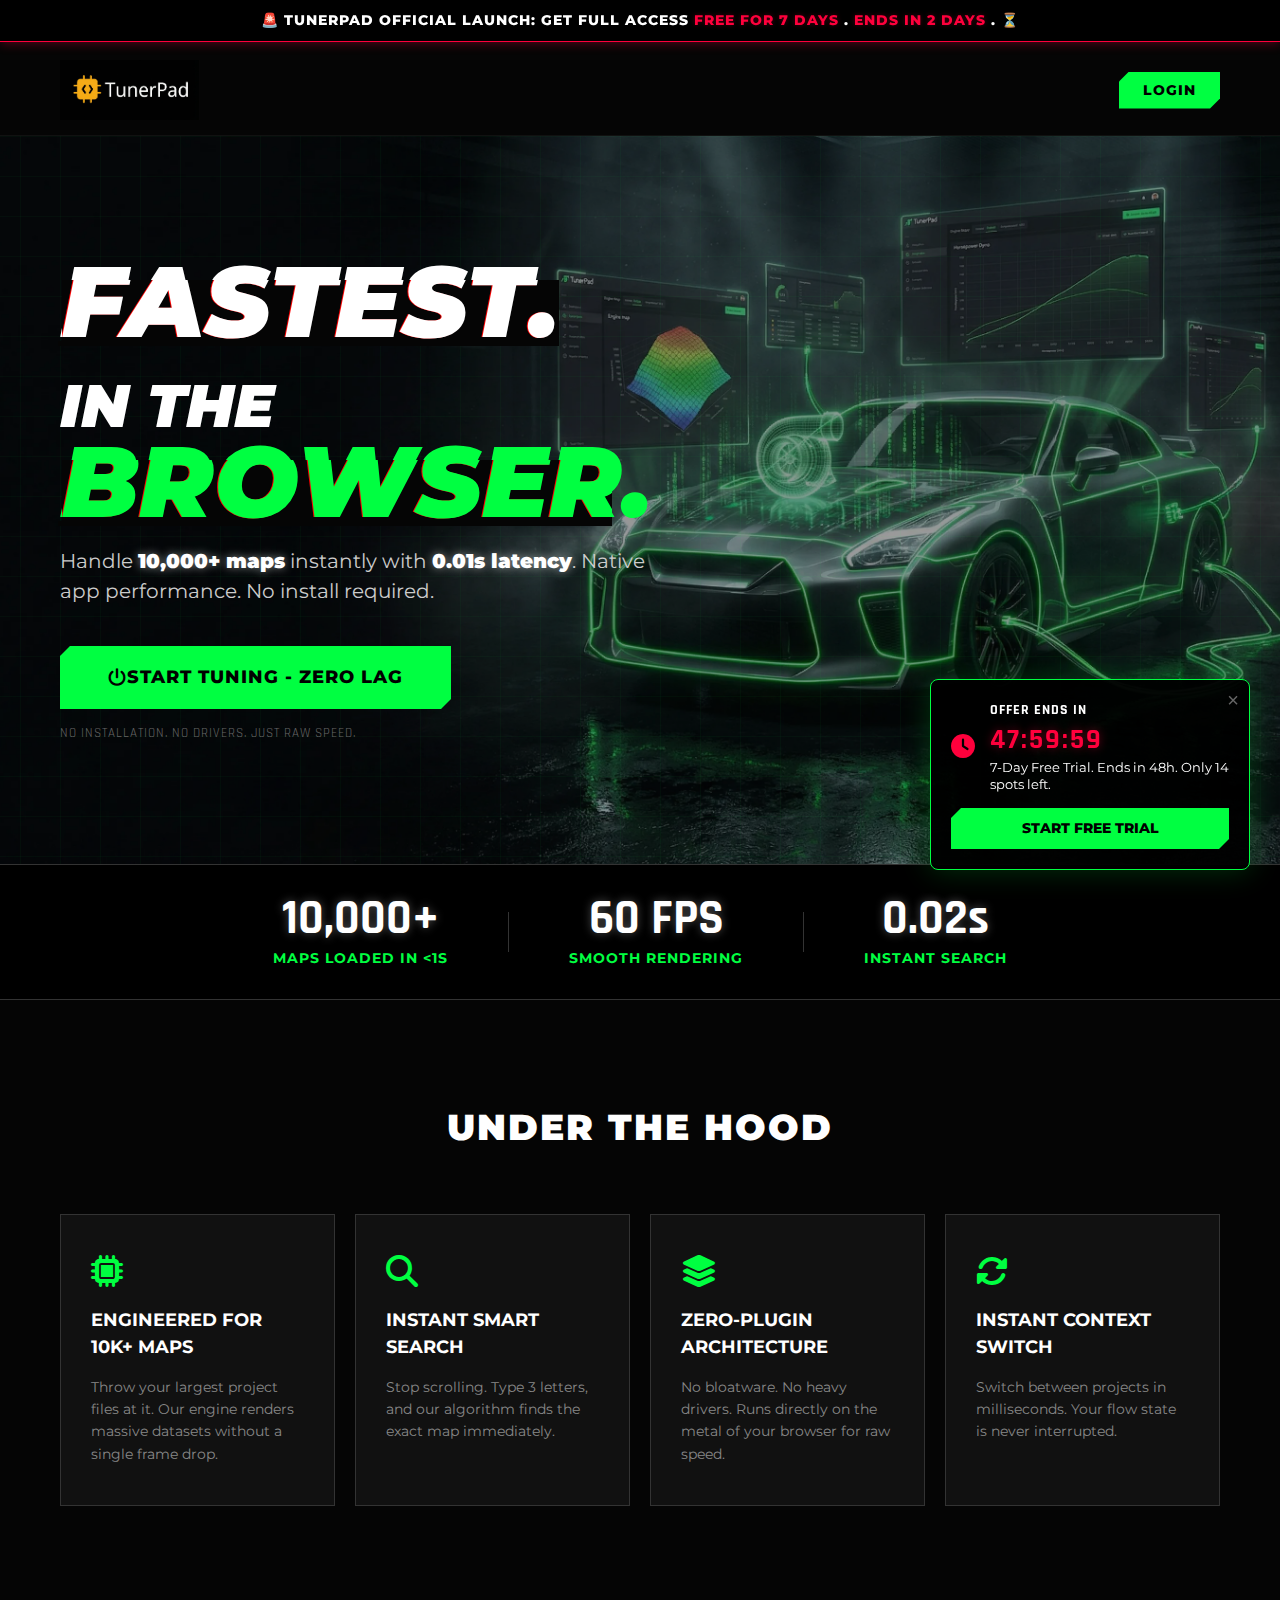
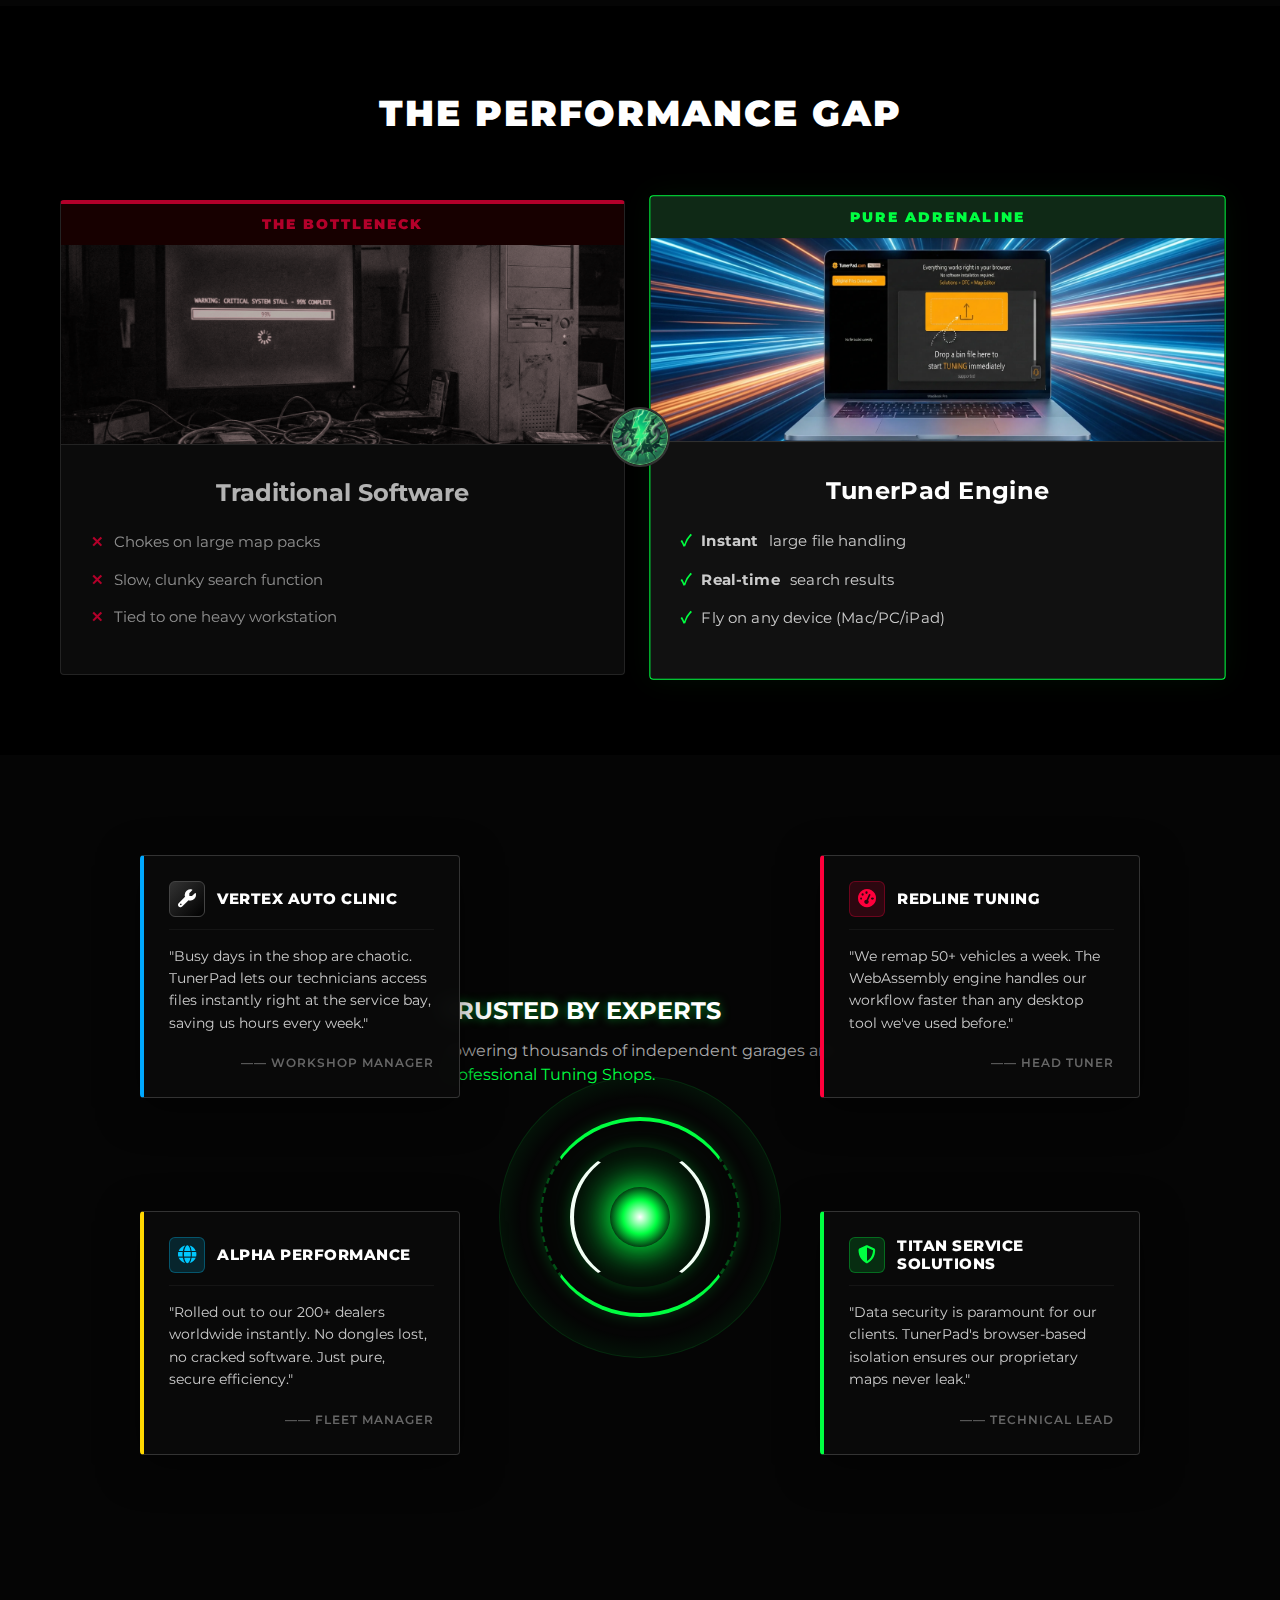
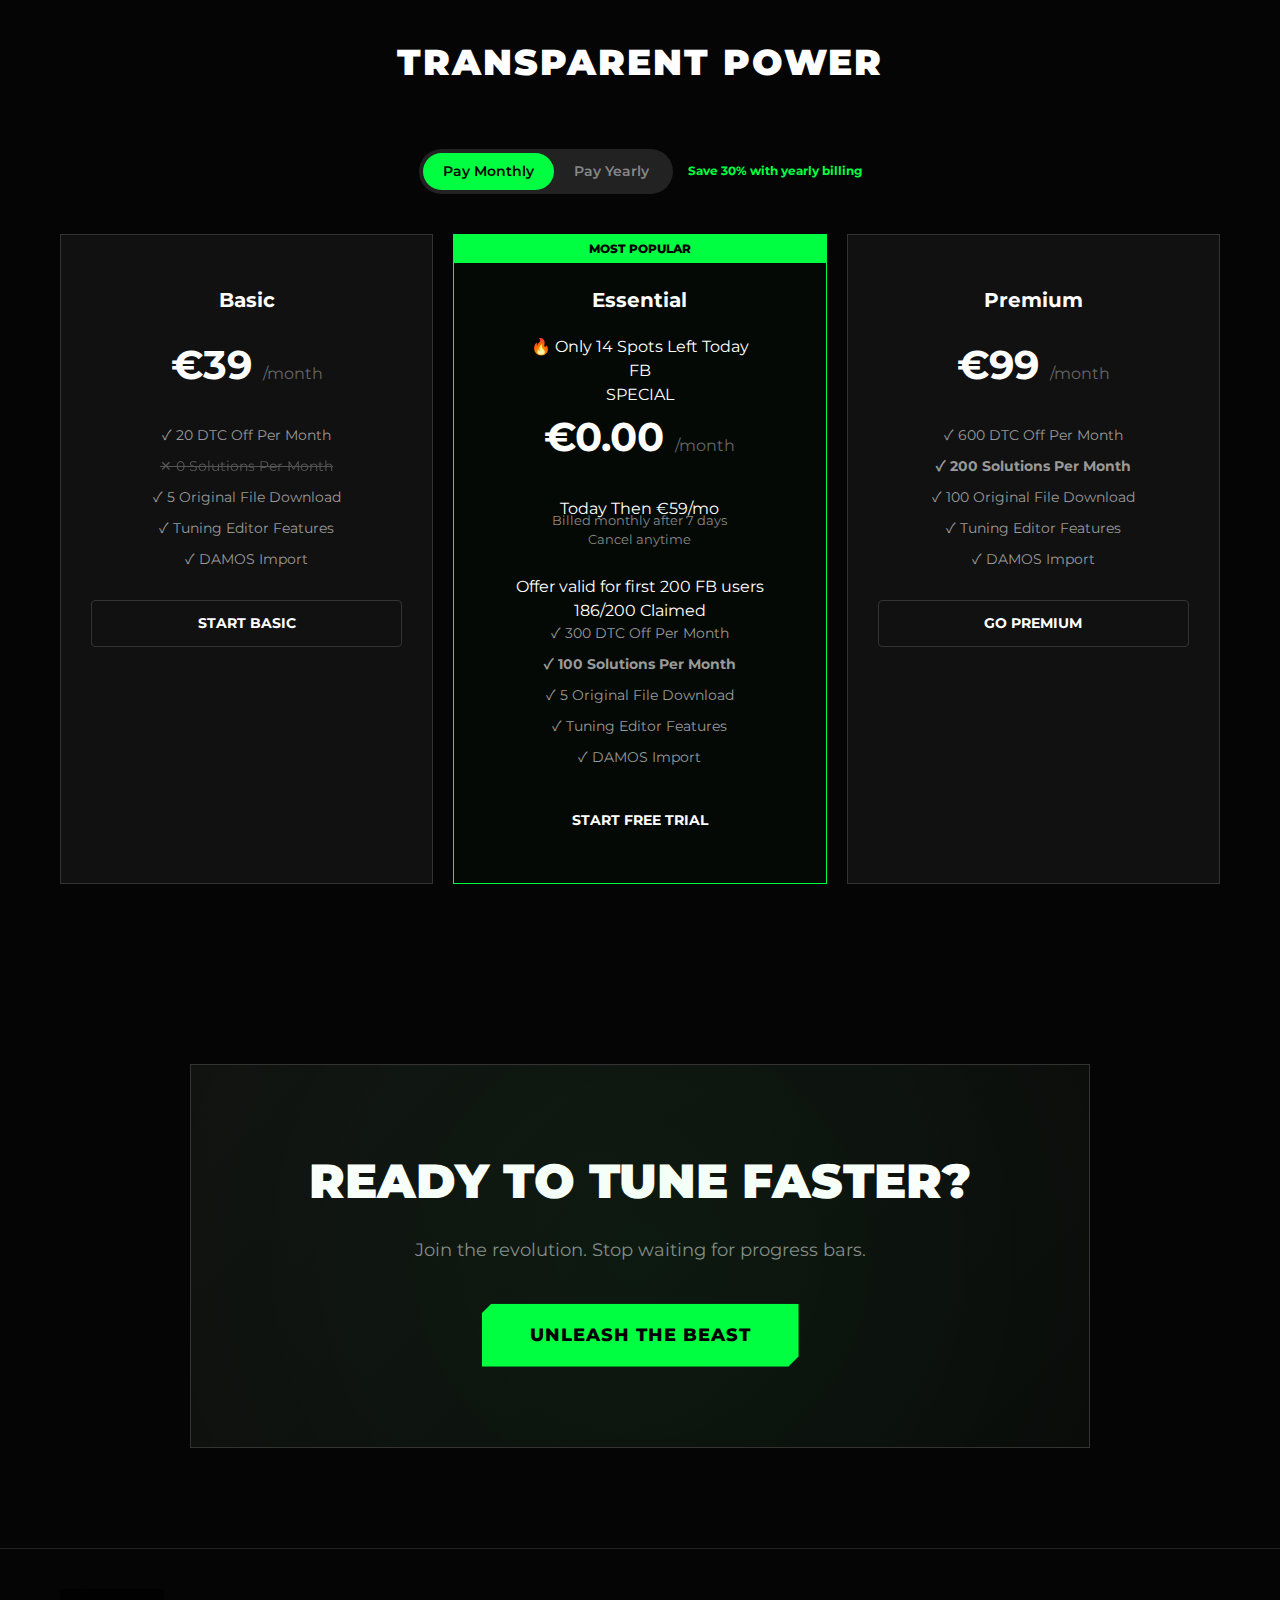
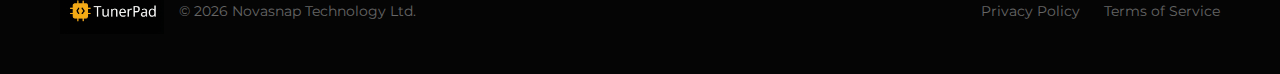
<file: FaceBook-Landing-Page-Project/fast/index.html>
<!DOCTYPE html>
<html lang="zh-CN">
<head>
    <script>(function(w,d,s,l,i){w[l]=w[l]||[];w[l].push({'gtm.start':
    new Date().getTime(),event:'gtm.js'});var f=d.getElementsByTagName(s)[0],
    j=d.createElement(s),dl=l!='dataLayer'?'&l='+l:'';j.async=true;j.src=
    'https://www.googletagmanager.com/gtm.js?id='+i+dl;f.parentNode.insertBefore(j,f);
    })(window,document,'script','dataLayer','GTM-MNQFZS9B');</script>
    <meta charset="UTF-8">
    <meta name="viewport" content="width=device-width, initial-scale=1.0">
    <title>TunerPad - The Performance Beast</title>
    <link rel="stylesheet" href="style.css">
    <link rel="stylesheet" href="https://cdnjs.cloudflare.com/ajax/libs/font-awesome/6.4.0/css/all.min.css">
    <link href="https://fonts.googleapis.com/css2?family=Montserrat:wght@400;500;700;900&family=Rajdhani:wght@500;700&display=swap" rel="stylesheet">
</head>
<body>
    <div class="promo-bar">🚨 TUNERPAD OFFICIAL LAUNCH: Get Full Access <span class="promo-highlight">FREE for 7 Days</span>. <span class="promo-highlight">Ends in 2 Days</span>. ⏳</div>
    <noscript><iframe src="https://www.googletagmanager.com/ns.html?id=GTM-MNQFZS9B"
    height="0" width="0" style="display:none;visibility:hidden"></iframe></noscript>
    <nav class="top-banner">
        <div class="container nav-content">
            <div class="logo-area">
                <picture>
                    <source srcset="picture/logo-black.webp" type="image/webp">
                    <img src="image/logo-black.png" alt="TunerPad" class="nav-logo" loading="lazy">
                </picture>
            </div>
            
            <div class="nav-actions">
                <a href="#" class="btn btn-small btn-neon">Login</a>
            </div>
        </div>
    </nav>

    <header class="hero-section">
        <div class="hero-bg">
            <picture>
                <source srcset="picture/hero.webp" type="image/webp">
                <img src="image/hero.jpg" alt="Hero Background" loading="lazy">
            </picture>
        </div>
        <div class="hero-overlay-grid"></div> <div class="container hero-content">
            <div class="hero-text-wrapper">
                <h1 class="hero-title">
                    <span class="glitch-text" data-text="FASTEST.">FASTEST.</span><br>
                    <span class="hero-title-sub">IN THE</span> <span class="glitch-text text-neon" data-text="BROWSER.">BROWSER.</span>
                </h1>
                
                <h2 class="hero-subtitle">
                    Handle <span class="text-highlight">10,000+ maps</span> instantly with <span class="text-highlight">0.01s latency</span>. Native app performance. No install required.
                </h2>
                
                <div class="hero-buttons">
                    <a href="#" class="btn btn-large btn-neon btn-glow">
                        <i class="fas fa-power-off"></i> START TUNING - ZERO LAG
                    </a>
                </div>
                <p class="hero-micro-copy">No installation. No drivers. Just raw speed.</p>
            </div>
        </div>
    </header>

    <section class="specs-bar">
        <div class="container specs-grid">
            <div class="spec-item">
                <div class="spec-value">10,000+</div>
                <div class="spec-label">Maps Loaded in &lt;1s</div>
            </div>
            <div class="spec-divider"></div>
            <div class="spec-item">
                <div class="spec-value">60 FPS</div>
                <div class="spec-label">Smooth Rendering</div>
            </div>
            <div class="spec-divider"></div>
            <div class="spec-item">
                <div class="spec-value">0.02s</div>
                <div class="spec-label">Instant Search</div>
            </div>
        </div>
    </section>

    <section class="features-section">
        <div class="container">
            <h2 class="section-title text-center">UNDER THE HOOD</h2>
            <div class="feature-grid-4">
                
                <div class="feature-box">
                    <i class="fas fa-microchip feature-icon"></i>
                    <h3>Engineered for 10k+ Maps</h3>
                    <p>Throw your largest project files at it. Our engine renders massive datasets without a single frame drop.</p>
                </div>

                <div class="feature-box">
                    <i class="fas fa-search feature-icon"></i>
                    <h3>Instant Smart Search</h3>
                    <p>Stop scrolling. Type 3 letters, and our algorithm finds the exact map immediately.</p>
                </div>

                <div class="feature-box">
                    <i class="fas fa-layer-group feature-icon"></i>
                    <h3>Zero-Plugin Architecture</h3>
                    <p>No bloatware. No heavy drivers. Runs directly on the metal of your browser for raw speed.</p>
                </div>

                <div class="feature-box">
                    <i class="fas fa-sync-alt feature-icon"></i>
                    <h3>Instant Context Switch</h3>
                    <p>Switch between projects in milliseconds. Your flow state is never interrupted.</p>
                </div>

            </div>
        </div>
    </section>

    <div class="comparison-section">
        <div class="container">
            <h2 class="section-title text-center">THE PERFORMANCE GAP</h2>
            
            <div class="comparison-container">
                <div class="compare-card traditional">
                    <div class="card-header-status status-bad">THE BOTTLENECK</div>
                    <div class="card-image">
                         <picture>
                             <source srcset="picture/past.webp" type="image/webp">
                             <img src="image/past.jpg" alt="Traditional Software" loading="lazy">
                         </picture>
                    </div>
                    <div class="card-content">
                        <h3>Traditional Software</h3>
                        <div class="compare-list">
                            <div class="compare-item"><span class="cross-icon">✕</span> Chokes on large map packs</div>
                            <div class="compare-item"><span class="cross-icon">✕</span> Slow, clunky search function</div>
                            <div class="compare-item"><span class="cross-icon">✕</span> Tied to one heavy workstation</div>
                        </div>
                    </div>
                </div>

                <div class="vs-badge">
                    <picture>
                        <source srcset="picture/vs.webp" type="image/webp">
                        <img src="image/vs.png" alt="VS" loading="lazy">
                    </picture>
                </div>

                <div class="compare-card tunerpad">
                    <div class="card-header-status status-good">PURE ADRENALINE</div>
                    <div class="card-image">
                        <picture>
                            <source srcset="picture/now.webp" type="image/webp">
                            <img src="image/now.jpg" alt="TunerPad Setup" loading="lazy">
                        </picture>
                    </div>
                    <div class="card-content">
                        <h3>TunerPad Engine</h3>
                        <div class="compare-list">
                            <div class="compare-item"><span class="check-icon">✓</span> <strong>Instant</strong> large file handling</div>
                            <div class="compare-item"><span class="check-icon">✓</span> <strong>Real-time</strong> search results</div>
                            <div class="compare-item"><span class="check-icon">✓</span> Fly on any device (Mac/PC/iPad)</div>
                        </div>
                    </div>
                </div>
            </div>
        </div>
    </div>

    <section class="security-hub-section">
        <div class="hub-container">
           <div class="hub-center">
    <div class="shield-text">
        <h3 style="color: #fff; text-shadow: 0 0 10px rgba(0,255,65,0.5);">TRUSTED BY EXPERTS</h3>
        <p style="color: #aaa;">
            Powering thousands of independent garages and<br>
            <span style="color: var(--color-neon);">Professional Tuning Shops.</span>
        </p>
    </div>

    <div class="speed-engine-wrapper">
        <div class="engine-ring ring-outer"></div> <div class="engine-ring ring-inner"></div> <div class="engine-core"></div>            <div class="speed-lines"></div>
    </div>
</div>
            <!-- 左上角 (维修店) -->
            <div class="review-card pos-top-left enterprise-card border-blue">
                <div class="brand-header">
                    <div class="brand-logo"><i class="fas fa-wrench"></i></div>
                    <span class="brand-name">Vertex Auto Clinic</span>
                </div>
                <p class="review-content">"Busy days in the shop are chaotic. TunerPad lets our technicians access files instantly right at the service bay, saving us hours every week."</p>
                <div class="author-info">
                    <div class="review-author">—— Workshop Manager</div>
                </div>
            </div>
            
            <!-- 右上角 (改装中心) -->
            <div class="review-card pos-top-right enterprise-card border-red">
                <div class="brand-header">
                    <div class="brand-logo"><i class="fas fa-tachometer-alt"></i></div>
                    <span class="brand-name">Redline Tuning</span>
                </div>
                <p class="review-content">"We remap 50+ vehicles a week. The WebAssembly engine handles our workflow faster than any desktop tool we've used before."</p>
                <div class="author-info">
                    <div class="review-author">—— Head Tuner</div>
                </div>
            </div>

            <!-- 左下角 (大型改装连锁) -->
            <div class="review-card pos-bottom-left enterprise-card border-gold">
                <div class="brand-header">
                    <div class="brand-logo"><i class="fas fa-globe"></i></div>
                    <span class="brand-name">Alpha Performance</span>
                </div>
                <p class="review-content">"Rolled out to our 200+ dealers worldwide instantly. No dongles lost, no cracked software. Just pure, secure efficiency."</p>
                <div class="author-info">
                    <div class="review-author">—— Fleet Manager</div>
                </div>
            </div>

            <!-- 右下角 (技术服务商) -->
            <div class="review-card pos-bottom-right enterprise-card border-green">
                <div class="brand-header">
                    <div class="brand-logo"><i class="fas fa-shield-alt"></i></div>
                    <span class="brand-name">Titan Service Solutions</span>
                </div>
                <p class="review-content">"Data security is paramount for our clients. TunerPad's browser-based isolation ensures our proprietary maps never leak."</p>
                <div class="author-info">
                    <div class="review-author">—— Technical Lead</div>
                </div>
            </div>
        </div>
    </section>
    
    <section class="pricing-section container">
        <h2 class="section-title text-center">TRANSPARENT POWER</h2>

        <div class="pricing-toggle-container">
            <div class="toggle-pill">
                <div class="toggle-option active" id="btn-monthly">Pay Monthly</div>
                <div class="toggle-option" id="btn-yearly">Pay Yearly</div>
            </div>
            <span class="save-badge">Save 30% with yearly billing</span>
        </div>

        <div class="pricing-grid">
            <div class="price-card">
                <h3 class="card-plan-name">Basic</h3>
                <div class="price-tag">
                    <span class="amount" data-monthly="€39" data-yearly="€27.25">€27.25</span>
                    <span class="period">/month</span>
                </div>
                <div class="billed-info" style="color: #888; font-size: 13px; margin-top: 0; margin-bottom: 15px;" data-monthly="" data-yearly="Billed €329 yearly">Billed €329 yearly</div>
                <div class="price-features">
                    <p>✓ 20 DTC Off Per Month</p>
                    <p style="opacity: 0.5; text-decoration: line-through;">✕ 0 Solutions Per Month</p>
                    <p>✓ 5 Original File Download</p>
                    <p>✓ Tuning Editor Features</p>
                    <p>✓ DAMOS Import</p>
                </div>
                <a href="#" class="pricing-btn btn-outline">Start Basic</a>
            </div>

            <div class="price-card popular">
                <div class="popular-tag">MOST POPULAR</div>
                <h3 class="card-plan-name">Essential</h3>
                
                <div class="monthly-only">
                    <div class="spots-left-badge">🔥 Only 14 Spots Left Today</div>
                </div>
                <div class="fb-special-badge monthly-only">
                    FB<br>SPECIAL
                </div>

                <div class="price-tag">
                    <span class="amount" data-monthly="<span class='price-zero'>€0.00</span>" data-yearly="€41.25">€41.25</span>
                    <span class="period">/month</span>
                </div>
                
                <div class="monthly-only">
                     <span class="price-today-text">Today</span>
                     <span class="price-then-text">Then €59/mo</span>
                </div>

                <div class="billed-info" style="color: #888; font-size: 13px; margin-top: -10px; margin-bottom: 25px;" data-monthly="Billed monthly after 7 days<br>Cancel anytime" data-yearly="Billed €499 yearly">Billed €499 yearly</div>
                
                <div class="monthly-only">
                    <div class="offer-progress">
                        <div class="offer-text">Offer valid for first 200 FB users</div>
                        <div class="progress-bar-bg">
                            <div class="progress-bar-fill"></div>
                        </div>
                        <div class="claimed-text">186/200 Claimed</div>
                    </div>
                </div>

                <div class="price-features">
                    <p>✓ 300 DTC Off Per Month</p>
                    <p><strong>✓ 100 Solutions Per Month</strong></p>
                    <p>✓ 5 Original File Download</p>
                    <p>✓ Tuning Editor Features</p>
                    <p>✓ DAMOS Import</p>
                </div>
                <a href="#" class="pricing-btn btn-gold">START FREE TRIAL</a>
            </div>

            <div class="price-card">
                <h3 class="card-plan-name">Premium</h3>
                <div class="price-tag">
                    <span class="amount" data-monthly="€99" data-yearly="€69.25">€69.25</span>
                    <span class="period">/month</span>
                </div>
                <div class="billed-info" style="color: #888; font-size: 13px; margin-top: 0; margin-bottom: 15px;" data-monthly="" data-yearly="Billed €899 yearly">Billed €899 yearly</div>
                <div class="price-features">
                    <p>✓ 600 DTC Off Per Month</p>
                    <p><strong>✓ 200 Solutions Per Month</strong></p>
                    <p>✓ 100 Original File Download</p>
                    <p>✓ Tuning Editor Features</p>
                    <p>✓ DAMOS Import</p>
                </div>
                <a href="#" class="pricing-btn btn-outline">Go Premium</a>
            </div>
        </div>
    </section>

    <section class="footer-cta-section">
        <div class="cta-box">
            <h2>READY TO TUNE FASTER?</h2>
            <p class="cta-subtitle">
                Join the revolution. Stop waiting for progress bars.
            </p>
            <a href="#" class="btn btn-large btn-neon btn-glow cta-btn">UNLEASH THE BEAST</a>
        </div>
    </section>

    <footer class="main-footer">
        <div class="container footer-content">
            <div class="footer-left">
                <picture>
                    <source srcset="picture/logo-black.webp" type="image/webp">
                    <img src="image/logo-black.png" alt="TunerPad Logo" class="footer-logo" loading="lazy">
                </picture>
                <span class="copyright">© 2026 Novasnap Technology Ltd.</span>
            </div>
            <div class="footer-links">
                <a href="#">Privacy Policy</a>
                <a href="#">Terms of Service</a>
            </div>
        </div>
    </footer>

    <div class="floating-promo-card">
        <button class="close-promo">&times;</button>
        <div class="promo-content">
            <div class="promo-icon-box"><i class="fas fa-clock" style="color: var(--color-danger);"></i></div>
            <div class="promo-text">
                <h4>OFFER ENDS IN</h4>
                <div class="countdown-timer">
                    <span id="hours">47</span>:<span id="minutes">59</span>:<span id="seconds">59</span>
                </div>
                <p style="margin-top: 5px;">7-Day Free Trial. Ends in 48h. Only 14 spots left.</p>
            </div>
        </div>
        <a href="#" class="btn-block btn-neon">START FREE TRIAL</a>
    </div>

    <script>
        // 保持原有的价格切换逻辑
        document.addEventListener("DOMContentLoaded", function() {
            // Floating promo close button
            const closePromoBtn = document.querySelector('.close-promo');
            const floatingPromo = document.querySelector('.floating-promo-card');
            if (closePromoBtn && floatingPromo) {
                closePromoBtn.addEventListener('click', function() {
                    floatingPromo.style.display = 'none';
                });
            }

            // Countdown Timer Logic
            function startCountdown(durationInSeconds) {
                let timer = durationInSeconds, hours, minutes, seconds;
                const hourEl = document.getElementById('hours');
                const minEl = document.getElementById('minutes');
                const secEl = document.getElementById('seconds');
                
                if (!hourEl || !minEl || !secEl) return;

                const interval = setInterval(function () {
                    hours = parseInt(timer / 3600, 10);
                    minutes = parseInt((timer % 3600) / 60, 10);
                    seconds = parseInt(timer % 60, 10);

                    hours = hours < 10 ? "0" + hours : hours;
                    minutes = minutes < 10 ? "0" + minutes : minutes;
                    seconds = seconds < 10 ? "0" + seconds : seconds;

                    hourEl.textContent = hours;
                    minEl.textContent = minutes;
                    secEl.textContent = seconds;

                    if (--timer < 0) {
                        timer = 0;
                        clearInterval(interval);
                    }
                }, 1000);
            }
            
            // Start countdown from approx 48 hours (randomized slightly for realism)
            startCountdown(47 * 3600 + 59 * 60 + 59);

            const btnMonthly = document.getElementById('btn-monthly');
            const btnYearly = document.getElementById('btn-yearly');
            const amounts = document.querySelectorAll('.amount');
            const billingInfos = document.querySelectorAll('.billed-info');
            
            function updatePricing(isYearly) {
                amounts.forEach(amount => {
                    amount.innerHTML = isYearly ? amount.getAttribute('data-yearly') : amount.getAttribute('data-monthly');
                });
                billingInfos.forEach(info => {
                    info.innerHTML = isYearly ? info.getAttribute('data-yearly') : info.getAttribute('data-monthly');
                });
                
                // Toggle visibility of monthly-only elements if any exist outside the amount span
                document.querySelectorAll('.monthly-only').forEach(el => {
                    el.style.display = isYearly ? 'none' : 'block';
                });
            }
            // Default to Monthly (false)
            updatePricing(false);
            
            // Set initial active state
            if(btnMonthly && btnYearly) {
                btnMonthly.classList.add('active');
                btnYearly.classList.remove('active');
            }

            btnMonthly?.addEventListener('click', function() {
                btnMonthly.classList.add('active');
                btnYearly.classList.remove('active');
                updatePricing(false);
            });
            btnYearly?.addEventListener('click', function() {
                btnYearly.classList.add('active');
                btnMonthly.classList.remove('active');
                updatePricing(true);
            });
        });
    </script>
</body>
</html>
</file>
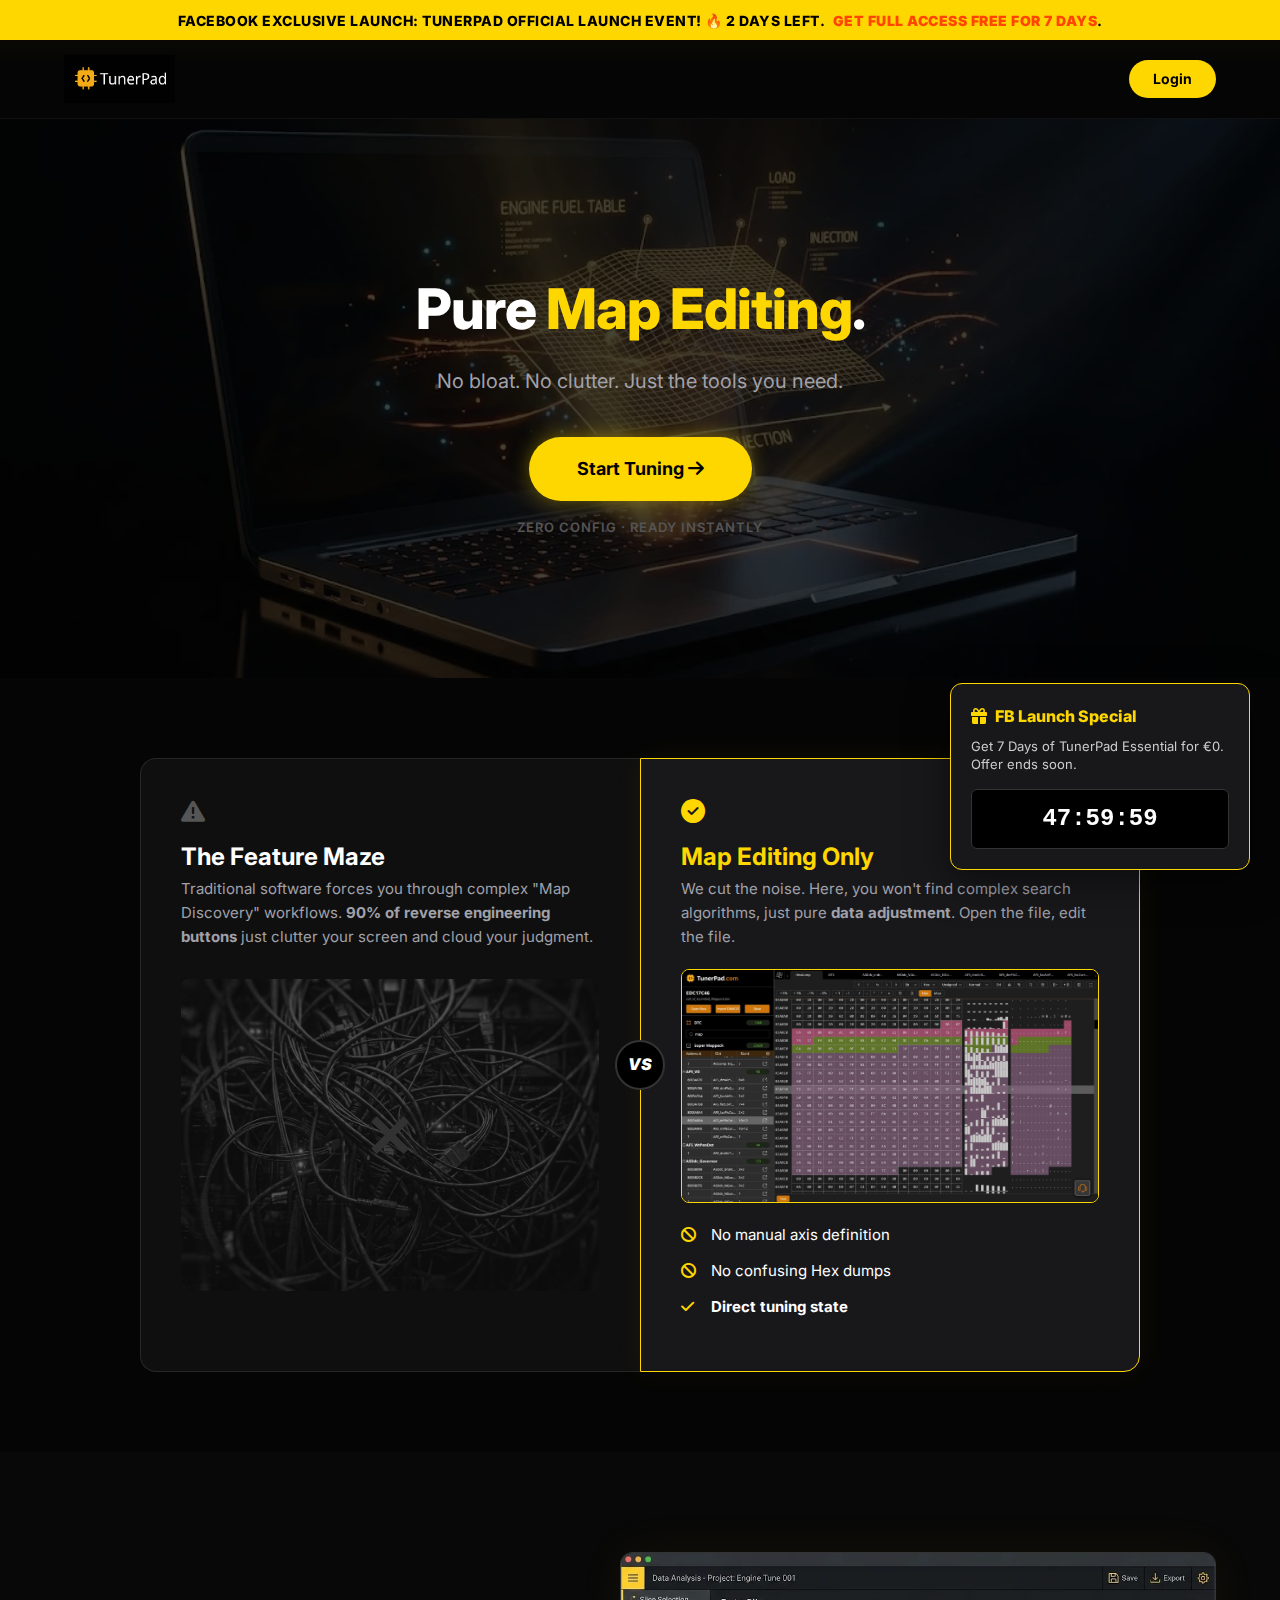
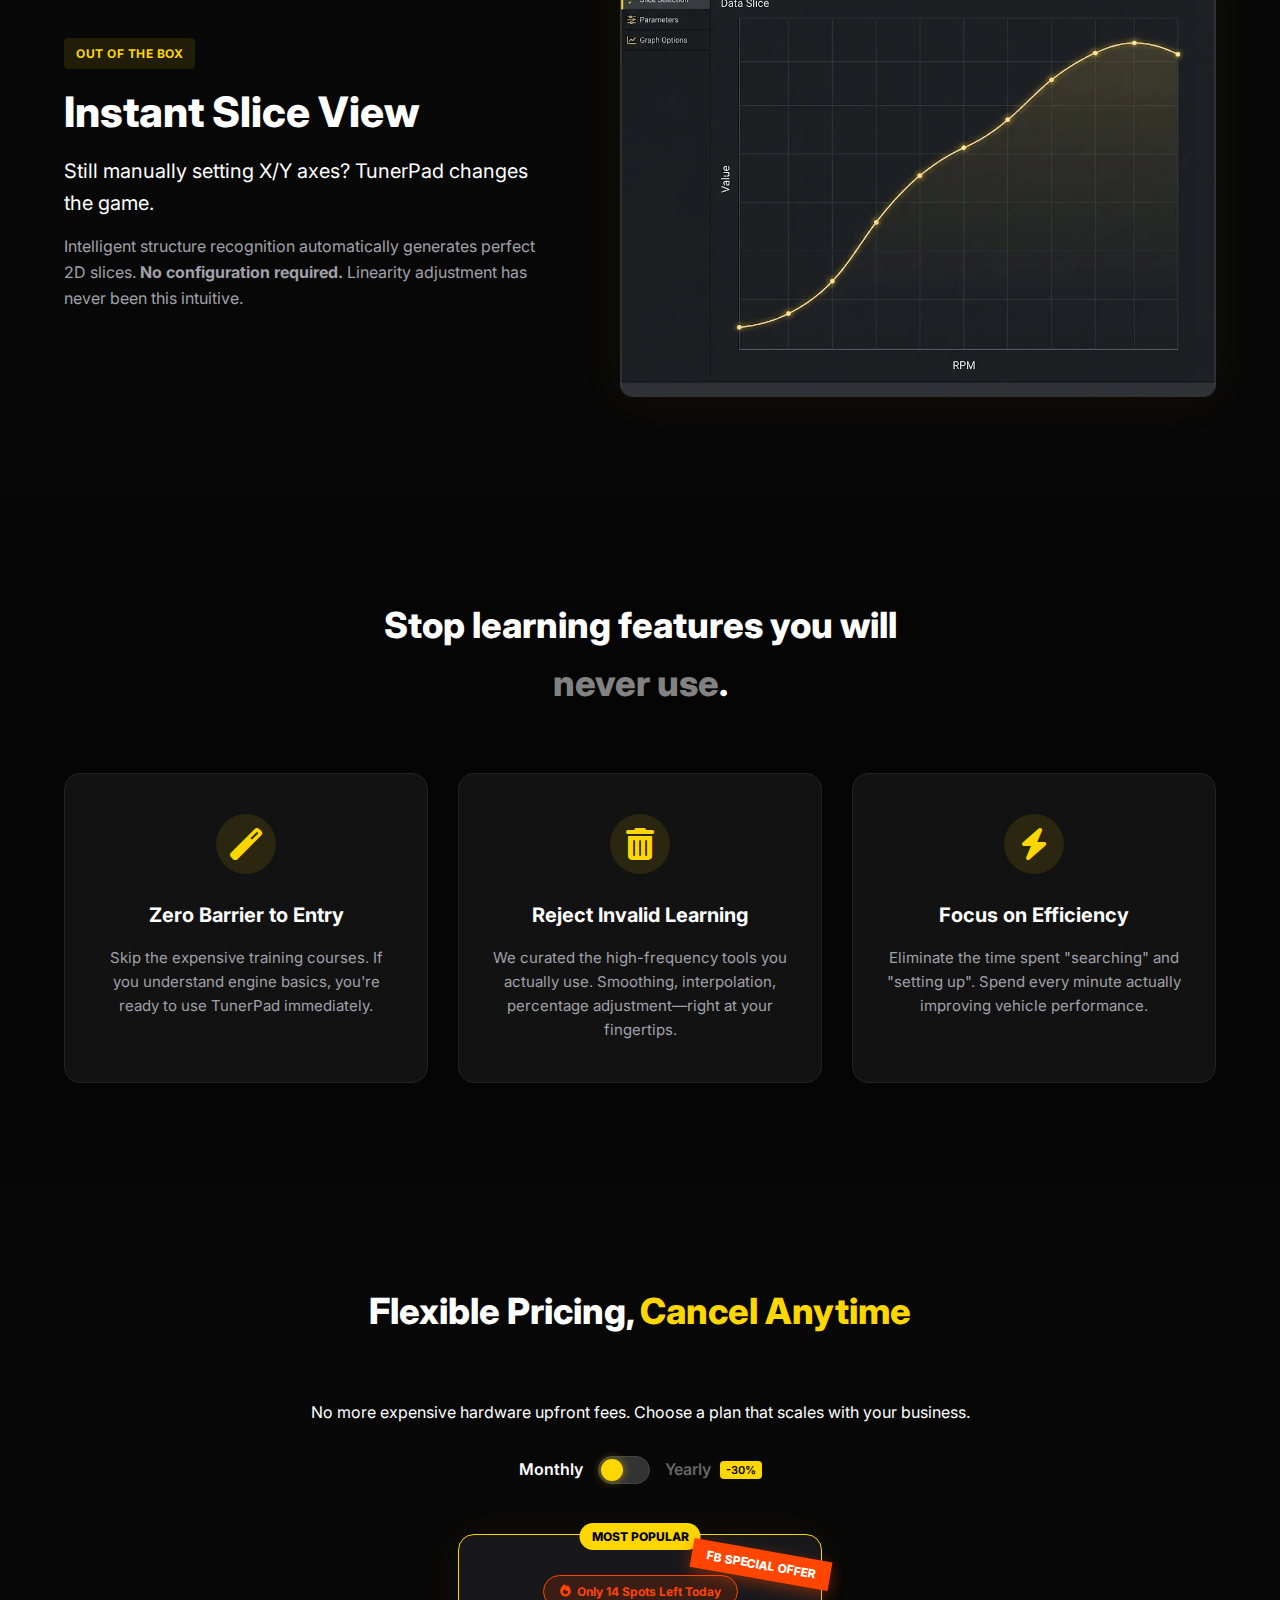
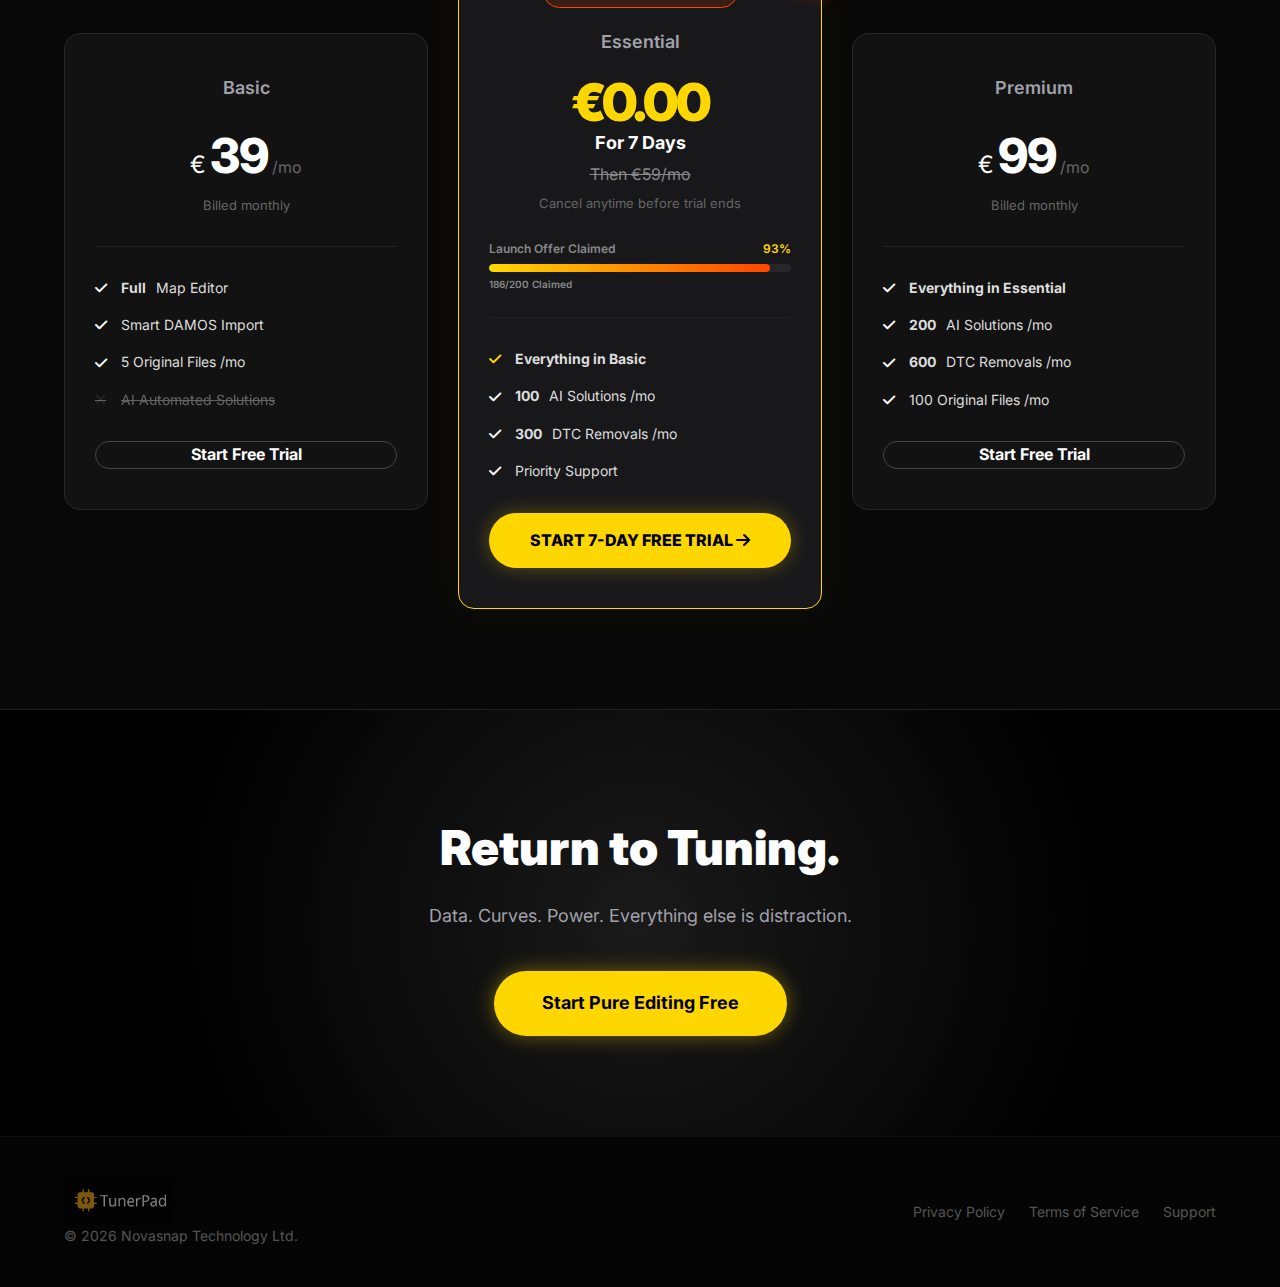
<file: FaceBook-Landing-Page-Project/map/index.html>
<!DOCTYPE html>
<html lang="en">
<head>
    <script>(function(w,d,s,l,i){w[l]=w[l]||[];w[l].push({'gtm.start':
    new Date().getTime(),event:'gtm.js'});var f=d.getElementsByTagName(s)[0],
    j=d.createElement(s),dl=l!='dataLayer'?'&l='+l:'';j.async=true;j.src=
    'https://www.googletagmanager.com/gtm.js?id='+i+dl;f.parentNode.insertBefore(j,f);
    })(window,document,'script','dataLayer','GTM-MNQFZS9B');</script>
    <meta charset="UTF-8">
    <meta name="viewport" content="width=device-width, initial-scale=1.0">
    <title>TunerPad - Built for Map Editing</title>
    <link rel="stylesheet" href="style.css">
    <link rel="stylesheet" href="https://cdnjs.cloudflare.com/ajax/libs/font-awesome/6.4.0/css/all.min.css">
    <link href="https://fonts.googleapis.com/css2?family=Inter:wght@400;600;800&display=swap" rel="stylesheet">
</head>
<body class="dark-theme">
    <div class="top-notification-bar">
        FACEBOOK EXCLUSIVE LAUNCH: TunerPad Official Launch Event! 🔥 2 Days Left. <span style="color: #FF4500; font-weight: 900; margin-left: 5px;">Get Full Access FREE for 7 Days</span>.
    </div>
    <noscript><iframe src="https://www.googletagmanager.com/ns.html?id=GTM-MNQFZS9B"
    height="0" width="0" style="display:none;visibility:hidden"></iframe></noscript>
    <nav class="top-banner">
        <div class="container nav-content">
            <div class="logo-area">
                <picture>
                    <source srcset="picture/logo-black.webp" type="image/webp">
                    <img src="image/logo-black.png" alt="TunerPad Logo" class="nav-logo" loading="lazy">
                </picture>
            </div>
            <div class="nav-actions">
                <a href="#" class="btn btn-small btn-yellow">Login</a>
            </div>
        </div>
    </nav>

    <header class="hero-section">
        <div class="hero-visual-container">
            <picture>
                <source srcset="picture/hero.webp" type="image/webp">
                <img src="image/hero.jpg" alt="Minimal Interface" class="hero-interface-img" loading="lazy">
            </picture>
            <div class="hero-mask"></div>
            <div class="overlay-gradient"></div>
        </div>
        <div class="hero-glow"></div>
        
        <div class="container hero-content text-center">
            <h1 class="hero-title">
                Pure <span class="text-yellow">Map Editing</span>.
            </h1>
            
            <p class="hero-sub">
                No bloat. No clutter. Just the tools you need.
            </p>
            
            <div class="hero-cta-group">
                <a href="#" class="btn btn-large btn-yellow btn-glow">Start Tuning <i class="fas fa-arrow-right"></i></a>
                <p class="hero-note">Zero Config · Ready Instantly</p>
            </div>
        </div>
    </header>
    <section class="pain-section">
        <div class="container">
            <div class="contrast-grid">
                
                <div class="contrast-card card-bloat">
                    <div class="card-header">
                        <i class="fas fa-exclamation-triangle icon-warn"></i>
                        <h3>The Feature Maze</h3>
                    </div>
                    <div class="card-body">
                        <p class="pain-text">Traditional software forces you through complex "Map Discovery" workflows. <strong>90% of reverse engineering buttons</strong> just clutter your screen and cloud your judgment.</p>
                        <div class="visual-bloat">
                            <picture>
                                <source srcset="picture/pain-chaos.webp" type="image/webp">
                                <img src="image/pain-chaos.jpg" alt="Bloated Interface" loading="lazy">
                            </picture>
                            <div class="cross-overlay">✕</div>
                        </div>
                    </div>
                </div>

                <div class="vs-connector">
                    <span>VS</span>
                </div>

                <div class="contrast-card card-focus">
                    <div class="card-header">
                        <i class="fas fa-check-circle icon-success"></i>
                        <h3>Map Editing Only</h3>
                    </div>
                    <div class="card-body">
                        <p class="benefit-text">We cut the noise. Here, you won't find complex search algorithms, just pure <strong>data adjustment</strong>. Open the file, edit the file.</p>
                        <div class="visual-focus" style="margin-bottom: 20px; border-radius: 8px; overflow: hidden; border: 1px solid #FFD700;">
                        <picture>
                            <source srcset="picture/feature_easiest-to-use.webp" type="image/webp">
                            <img src="image/feature_easiest-to-use.jpg" alt="Perfect Focus" loading="lazy">
                        </picture>
                        </div>
                        <ul class="feature-check-list">
                            <li><i class="fas fa-ban"></i> No manual axis definition</li>
                            <li><i class="fas fa-ban"></i> No confusing Hex dumps</li>
                            <li><i class="fas fa-check"></i> <strong>Direct tuning state</strong></li>
                        </ul>
                    </div>
                </div>

            </div>
        </div>
    </section>

    <section class="feature-slice-section">
        <div class="container">
            <div class="slice-content">
                <div class="slice-text">
                    <span class="tag-pill">Out of the box</span>
                    <h2>Instant Slice View</h2>
                    <p class="lead-text">Still manually setting X/Y axes? TunerPad changes the game.</p>
                    <p class="desc-text">Intelligent structure recognition automatically generates perfect 2D slices. <strong>No configuration required.</strong> Linearity adjustment has never been this intuitive.</p>
                </div>
                <div class="slice-visual">
                    <picture>
                        <source srcset="picture/feature.webp" type="image/webp">
                        <img src="image/feature.jpg" alt="Slice View Demo" class="glow-img" loading="lazy">
                    </picture>
                </div>
            </div>
        </div>
    </section>

    <section class="value-grid-section">
        <div class="container">
            <h2 class="section-title text-center">Stop learning features you will <br><span class="text-white-dim">never use</span>.</h2>
            
            <div class="value-grid-3">
                <div class="value-box">
                    <div class="icon-box"><i class="fas fa-magic"></i></div>
                    <h3>Zero Barrier to Entry</h3>
                    <p>Skip the expensive training courses. If you understand engine basics, you're ready to use TunerPad immediately.</p>
                </div>
                
                <div class="value-box">
                    <div class="icon-box"><i class="fas fa-trash-alt"></i></div>
                    <h3>Reject Invalid Learning</h3>
                    <p>We curated the high-frequency tools you actually use. Smoothing, interpolation, percentage adjustment—right at your fingertips.</p>
                </div>
                
                <div class="value-box">
                    <div class="icon-box"><i class="fas fa-bolt"></i></div>
                    <h3>Focus on Efficiency</h3>
                    <p>Eliminate the time spent "searching" and "setting up". Spend every minute actually improving vehicle performance.</p>
                </div>
            </div>
        </div>
    </section>

           <section class="pricing-section">
        <div class="container">
            <div class="pricing-header text-center">
                <h2 class="section-title">Flexible Pricing, <span class="text-yellow">Cancel Anytime</span></h2>
                <p class="section-desc">No more expensive hardware upfront fees. Choose a plan that scales with your business.</p>
                
                <div class="pricing-toggle-wrapper">
                    <span class="toggle-label active" id="label-monthly">Monthly</span>
                    <div class="toggle-switch" onclick="togglePricing()">
                        <div class="toggle-slider" style="transform: translateX(2px)"></div>
                    </div>
                    <span class="toggle-label" id="label-yearly">Yearly <span class="save-badge">-30%</span></span>
                </div>
            </div>

            <div class="pricing-grid">
                <div class="price-card">
                    <div class="card-tier">Basic</div>
                    <div class="card-price">
                        <span class="currency">€</span><span class="amount" data-m="39" data-y="27.25">27.25</span><span class="period">/mo</span>
                    </div>
                    <p class="billed-text">Billed €329 yearly</p>
                    
                    <ul class="feature-list">
                        <li><i class="fas fa-check"></i> <strong>Full</strong> Map Editor</li>
                        <li><i class="fas fa-check"></i> Smart DAMOS Import</li>
                        <li><i class="fas fa-check"></i> 5 Original Files /mo</li>
                        <li class="dimmed"><i class="fas fa-times"></i> AI Automated Solutions</li>
                    </ul>
                    <a href="#" class="btn btn-block btn-outline">Start Free Trial</a>
                </div>

                <div class="price-card popular">
                    <div class="fb-special-badge">FB SPECIAL OFFER</div>
                    <div class="popular-tag">Most Popular</div>
                    
                    <div class="spots-badge">
                        <i class="fas fa-fire"></i> Only 14 Spots Left Today
                    </div>

                    <div class="card-tier text-yellow">Essential</div>
                    
                    <div class="price-today-wrapper">
                        <div class="price-zero">€0.00</div>
                        <div class="price-sub">For 7 Days</div>
                        <div class="price-then">Then €59/mo</div>
                        <div class="price-info">Cancel anytime before trial ends</div>
                    </div>
                    
                    <div class="progress-container">
                        <div class="progress-label">
                            <span>Launch Offer Claimed</span>
                            <span class="claimed-text">93%</span>
                        </div>
                        <div class="progress-bar-bg">
                            <div class="progress-bar-fill"></div>
                        </div>
                        <div class="progress-label" style="margin-top: 4px;">
                            <span style="font-size: 10px;">186/200 Claimed</span>
                        </div>
                    </div>

                    <ul class="feature-list">
                        <li><i class="fas fa-check text-yellow"></i> <strong>Everything in Basic</strong></li>
                        <li><i class="fas fa-check"></i> <strong>100</strong> AI Solutions /mo</li>
                        <li><i class="fas fa-check"></i> <strong>300</strong> DTC Removals /mo</li>
                        <li><i class="fas fa-check"></i> Priority Support</li>
                    </ul>
                    <a href="#" class="btn btn-trial btn-glow">Start 7-Day Free Trial <i class="fas fa-arrow-right"></i></a>
                </div>

                <div class="price-card">
                    <div class="card-tier">Premium</div>
                    <div class="card-price">
                        <span class="currency">€</span><span class="amount" data-m="99" data-y="69.25">69.25</span><span class="period">/mo</span>
                    </div>
                    <p class="billed-text">Billed €899 yearly</p>
                    
                    <ul class="feature-list">
                        <li><i class="fas fa-check"></i> <strong>Everything in Essential</strong></li>
                        <li><i class="fas fa-check"></i> <strong>200</strong> AI Solutions /mo</li>
                        <li><i class="fas fa-check"></i> <strong>600</strong> DTC Removals /mo</li>
                        <li><i class="fas fa-check"></i> 100 Original Files /mo</li>
                    </ul>
                    <a href="#" class="btn btn-block btn-outline">Start Free Trial</a>
                </div>
            </div>
        </div>
    </section>

    <div class="floating-offer-widget">
        <div class="widget-title">
            <i class="fas fa-gift"></i> FB Launch Special
        </div>
        <p class="widget-text">Get 7 Days of TunerPad Essential for €0. Offer ends soon.</p>
        <div class="widget-timer" id="countdown">47:59:59</div>
    </div>

    <script>
        // Pricing Toggle Logic
        let isYearly = false; // Default to Monthly for promotion
        
        // Initialize prices to Monthly
        document.addEventListener('DOMContentLoaded', () => {
             const amounts = document.querySelectorAll('.amount');
             const billedTexts = document.querySelectorAll('.billed-text');
             
             amounts.forEach(el => {
                if(el.closest('.popular')) return; // Skip special card
                el.textContent = el.dataset.m;
             });
             billedTexts.forEach(el => {
                if(el.closest('.popular')) return; // Skip special card
                el.textContent = 'Billed monthly';
             });
        });

        function togglePricing() {
            isYearly = !isYearly;
            const amounts = document.querySelectorAll('.amount');
            const billedTexts = document.querySelectorAll('.billed-text');
            const slider = document.querySelector('.toggle-slider');
            const labelM = document.getElementById('label-monthly');
            const labelY = document.getElementById('label-yearly');

            slider.style.transform = isYearly ? 'translateX(26px)' : 'translateX(2px)';
            
            labelY.classList.toggle('active', isYearly);
            labelM.classList.toggle('active', !isYearly);

            amounts.forEach(el => {
                if(el.closest('.popular')) return; // Skip special card logic
                el.textContent = isYearly ? el.dataset.y : el.dataset.m;
            });
            
            // Switch text content
            billedTexts.forEach((el, index) => {
                if(el.closest('.popular')) return; // Skip special card logic
                const yearlyPrices = ['€329', '€499', '€899'];
                el.textContent = isYearly ? `Billed ${yearlyPrices[index]} yearly` : 'Billed monthly';
            });
        }

        // Countdown Timer Logic
        function startTimer(duration, display) {
            var timer = duration, hours, minutes, seconds;
            setInterval(function () {
                hours = parseInt(timer / 3600, 10);
                minutes = parseInt((timer % 3600) / 60, 10);
                seconds = parseInt(timer % 60, 10);

                hours = hours < 10 ? "0" + hours : hours;
                minutes = minutes < 10 ? "0" + minutes : minutes;
                seconds = seconds < 10 ? "0" + seconds : seconds;

                display.textContent = hours + ":" + minutes + ":" + seconds;

                if (--timer < 0) {
                    timer = duration;
                }
            }, 1000);
        }

        window.onload = function () {
            var twoDays = 48 * 60 * 60; // 48 hours in seconds
            var display = document.querySelector('#countdown');
            startTimer(twoDays, display);
        };
    </script>
    <section class="footer-cta-dark">
        <div class="container cta-content">
            <h2>Return to Tuning.</h2>
            <p>Data. Curves. Power. Everything else is distraction.</p>
            <a href="#" class="btn btn-large btn-yellow btn-glow">Start Pure Editing Free</a>
        </div>
    </section>

    <footer class="main-footer">
        <div class="container footer-content">
            <div class="footer-left">
                <picture>
                    <source srcset="picture/logo-black.webp" type="image/webp">
                    <img src="image/logo-black.png" alt="TunerPad Logo" class="footer-logo" loading="lazy">
                </picture>
                <span class="copyright">© 2026 Novasnap Technology Ltd.</span>
            </div>
            <div class="footer-links">
                <a href="#">Privacy Policy</a>
                <a href="#">Terms of Service</a>
                <a href="#">Support</a>
            </div>
        </div>
    </footer>

</body>
</html>
</file>
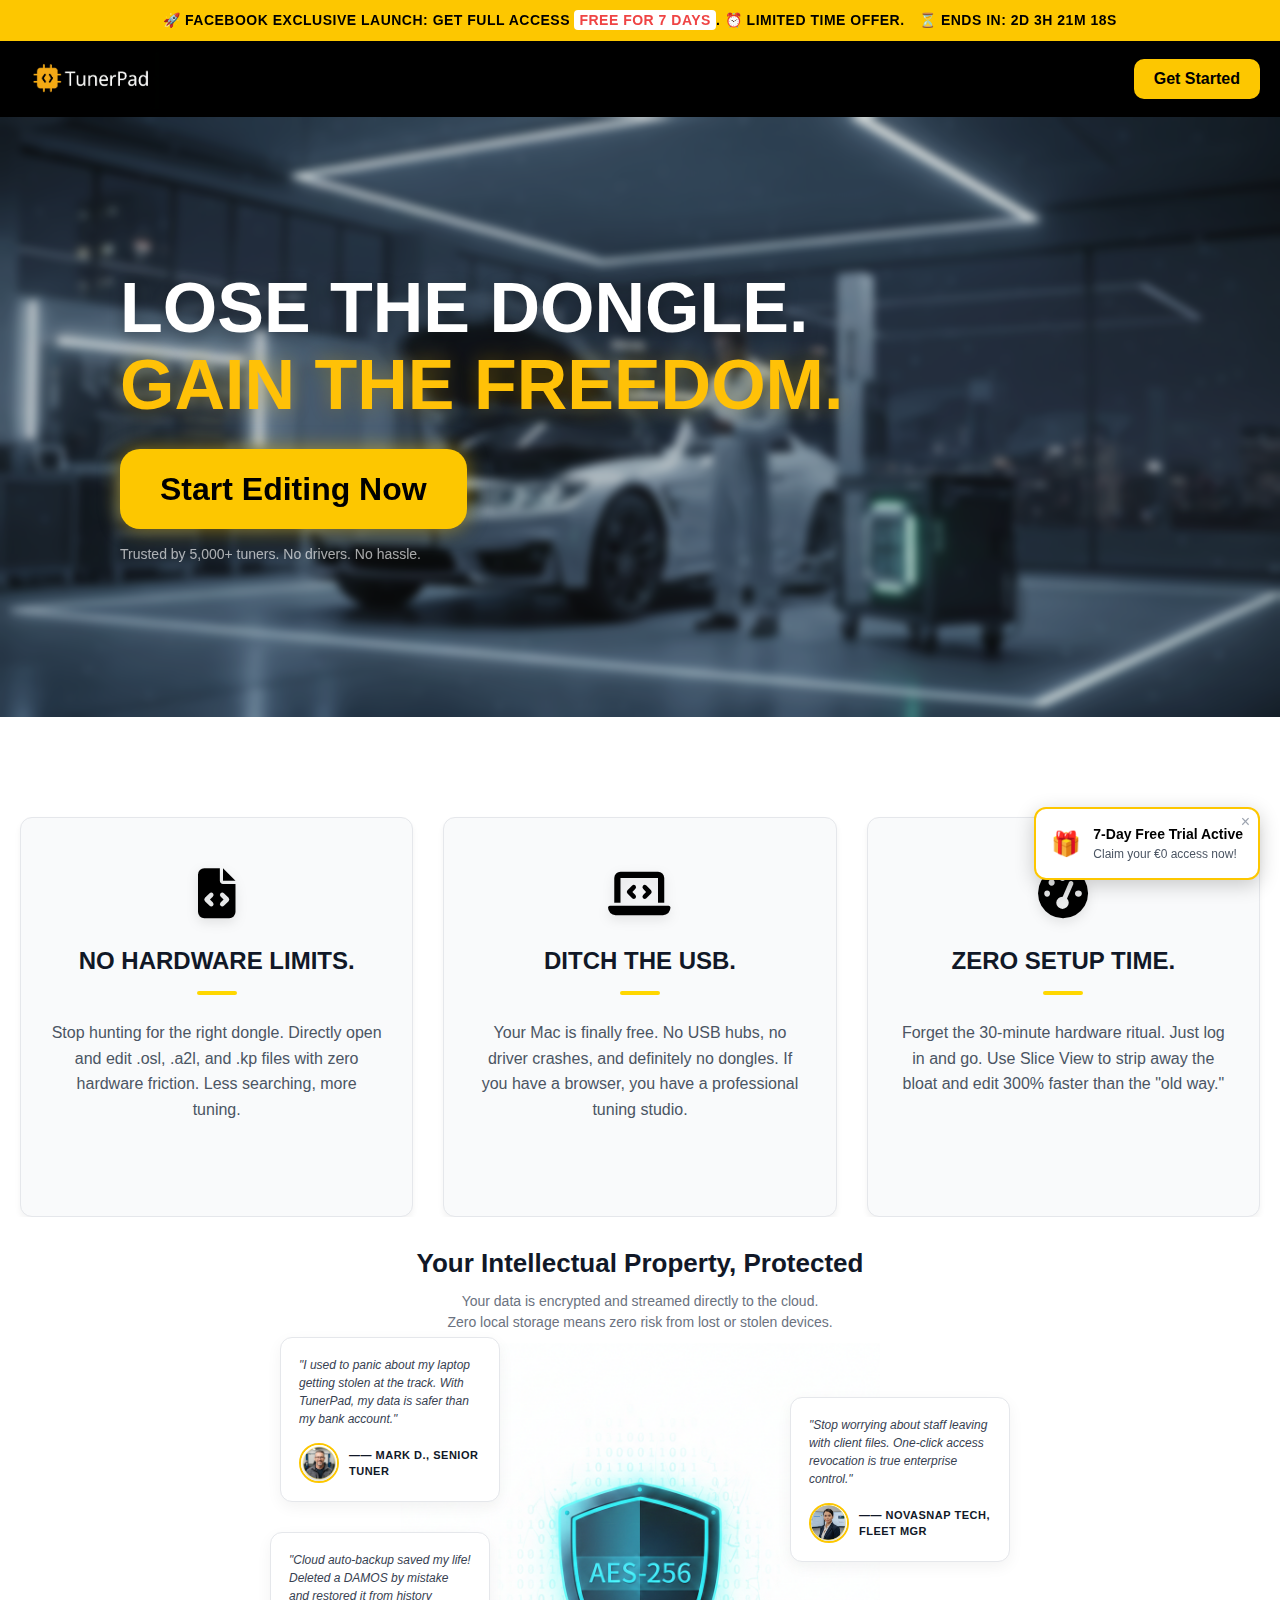
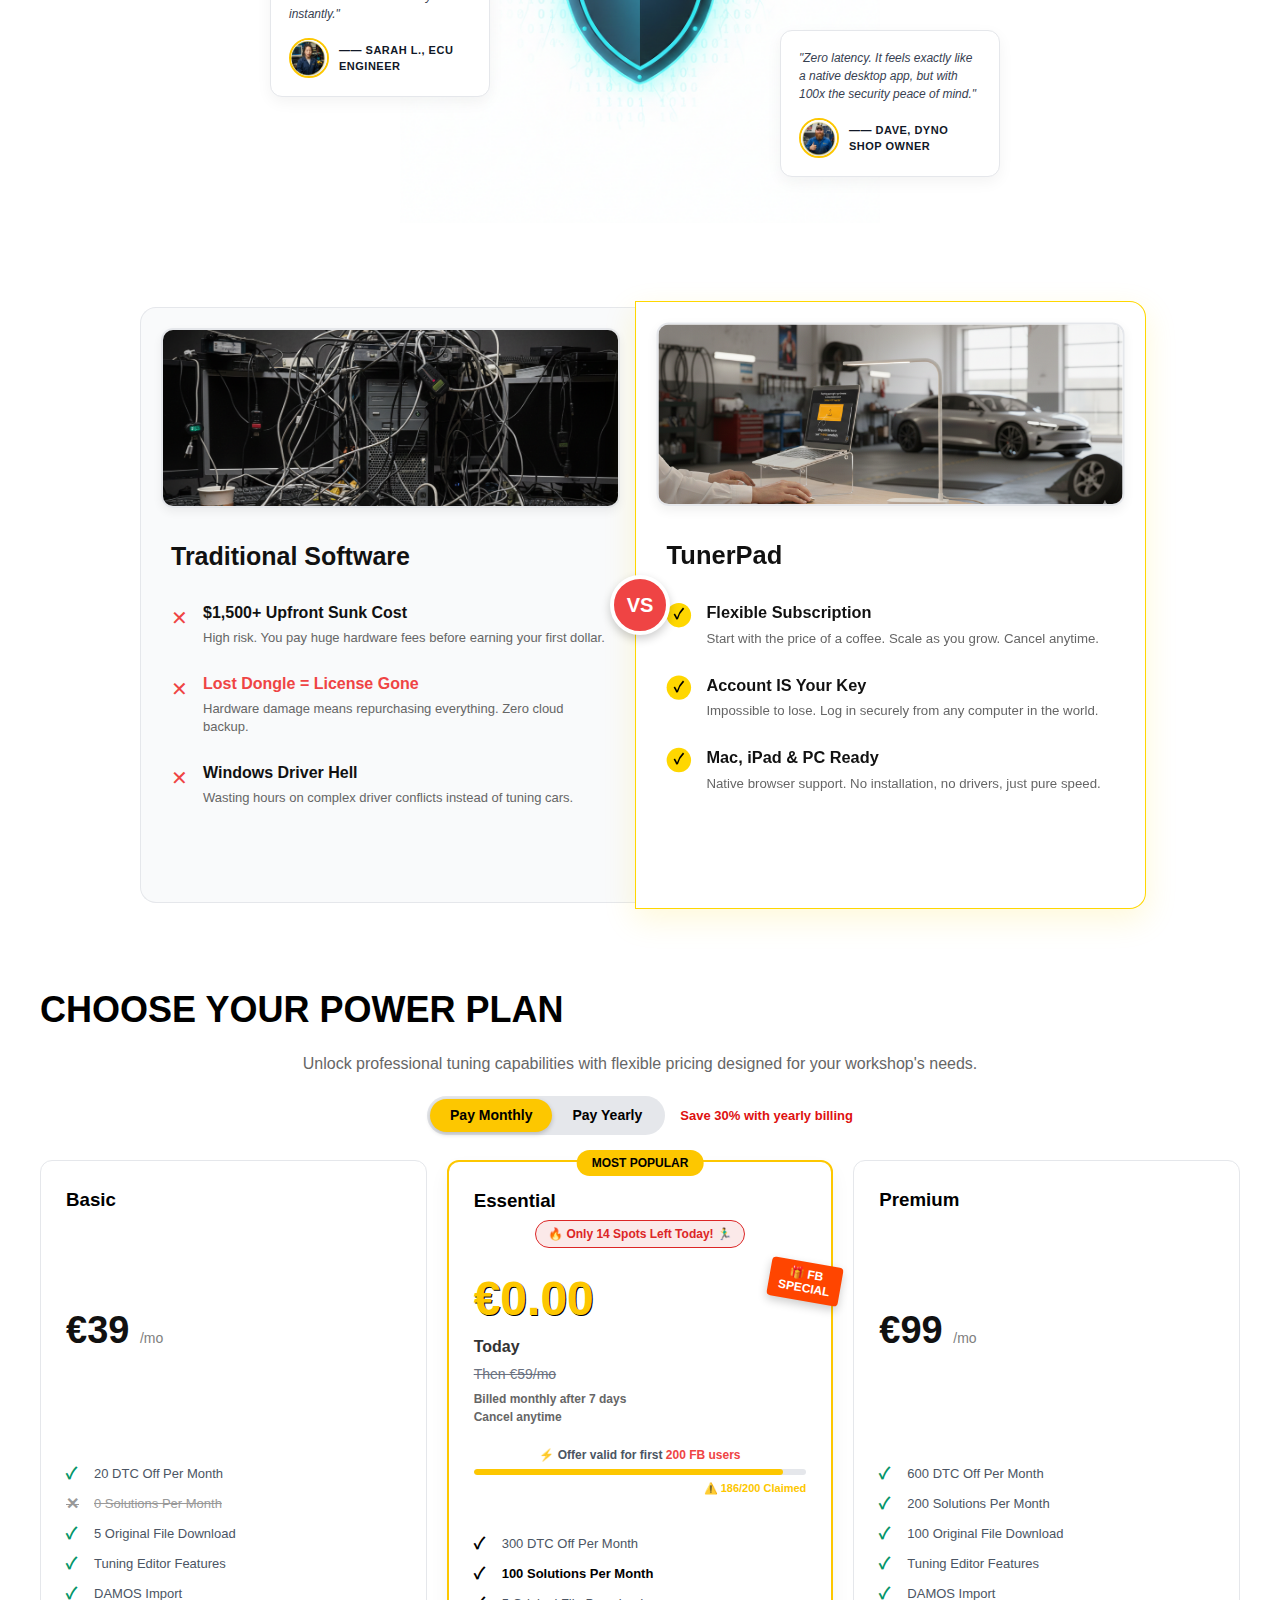
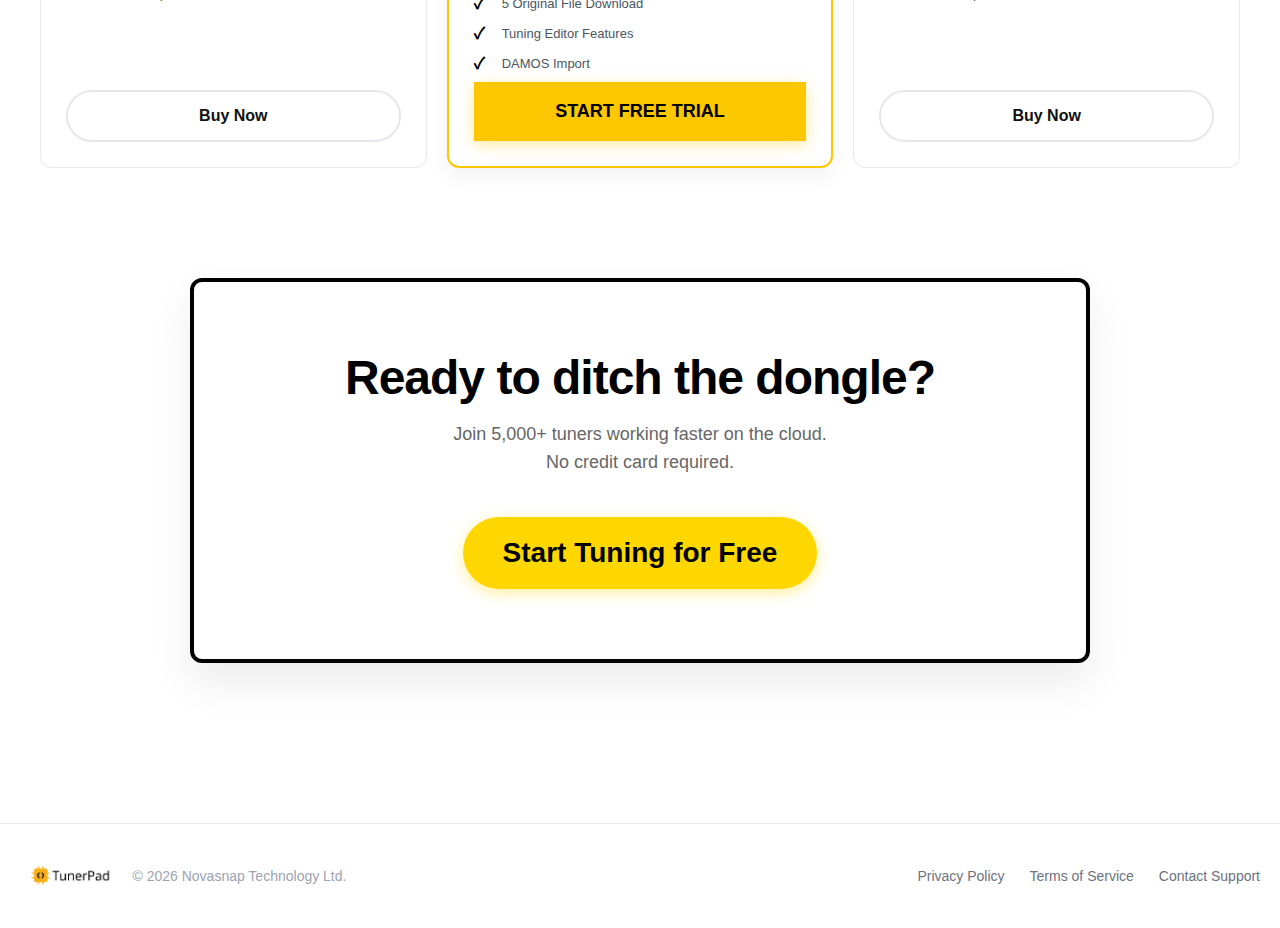
<file: FaceBook-Landing-Page-Project/no dongle/index.html>
<!DOCTYPE html>
<html lang="zh-CN">
<head>
    <!-- Google Tag Manager -->
<script>(function(w,d,s,l,i){w[l]=w[l]||[];w[l].push({'gtm.start':
new Date().getTime(),event:'gtm.js'});var f=d.getElementsByTagName(s)[0],
j=d.createElement(s),dl=l!='dataLayer'?'&l='+l:'';j.async=true;j.src=
'https://www.googletagmanager.com/gtm.js?id='+i+dl;f.parentNode.insertBefore(j,f);
})(window,document,'script','dataLayer','GTM-MNQFZS9B');</script>
<!-- End Google Tag Manager -->

    <meta charset="UTF-8">
    <meta name="viewport" content="width=device-width, initial-scale=1.0">
    <title>TunerPad</title>
    <link rel="stylesheet" href="style.css">
    <link rel="stylesheet" href="https://cdnjs.cloudflare.com/ajax/libs/font-awesome/6.4.0/css/all.min.css">
</head>
<body>
    <!-- Google Tag Manager (noscript) -->
<noscript><iframe src="https://www.googletagmanager.com/ns.html?id=GTM-MNQFZS9B"
height="0" width="0" style="display:none;visibility:hidden"></iframe></noscript>
<!-- End Google Tag Manager (noscript) -->

<div class="top-notification-bar">
    🚀 FACEBOOK EXCLUSIVE LAUNCH: Get Full Access <span class="text-highlight-red" style="background: white; padding: 2px 5px; border-radius: 4px;">FREE for 7 Days</span>. ⏰ Limited Time Offer.
</div>



    <nav class="top-banner">
        <div class="container nav-content">
            <div class="logo-area">
                <img src="image/logo-black.png" alt="Brand Logo" class="nav-logo">
            </div>
            
            <div class="nav-actions">
                <a href="#" class="btn btn-small btn-yellow">Get Started</a>
            </div>
        </div>
    </nav>

    <header class="hero-section">
    <div class="hero-bg">
        <img src="image/hero-6.png" alt="Hero Background">
    </div>

    <div class="container hero-content">
        <h1 class="hero-title">
            <span class="text-white">Lose the Dongle.</span><br>
            <span class="text-yellow">Gain the Freedom.</span>
        </h1>
        
        <h2></h2>
        
        <div class="hero-buttons">
            <a href="#" class="btn btn-large btn-yellow btn-glow">Start Editing Now</a>
            <p class="hero-micro-copy">Trusted by 5,000+ tuners. No drivers. No hassle.</p>
        </div>
    </div>
</header>

<style>
/* 核心样式补充 */
.hero-title {
    font-weight: 900; /* 必须足够粗才有那种专业调校工具的力量感 */
    line-height: 1.1;
    text-transform: uppercase; /* 建议大写，更有口号感 */
    margin-bottom: 20px;
}

.text-white {
    color: #ffffff;
}

.text-yellow {
    color: #FFC107; /* 这里填入你Logo的亮黄色 */
    /* 如果想让“自由”更夺目，可以加一点点文字阴影 */
    text-shadow: 0 0 20px rgba(255, 193, 7, 0.3);
}

.hero-micro-copy {
    margin-top: 15px;
    font-size: 0.9rem;
    opacity: 0.8;
}
</style>

  
    <section class="features-section">
    <div class="container">
        <div class="feature-grid-3">
            
            <div class="feature-box">
                <i class="fas fa-file-code feature-icon"></i>
                <h3>NO HARDWARE LIMITS.</h3>
                <p>Stop hunting for the right dongle. Directly open and edit .osl, .a2l, and .kp files with zero hardware friction. Less searching, more tuning.</p>
            </div>

            <div class="feature-box">
                <i class="fas fa-laptop-code feature-icon"></i>
                <h3>DITCH THE USB.</h3>
                <p>Your Mac is finally free. No USB hubs, no driver crashes, and definitely no dongles. If you have a browser, you have a professional tuning studio.</p>
            </div>

            <div class="feature-box">
                <i class="fas fa-tachometer-alt feature-icon"></i>
                <h3>ZERO SETUP TIME.</h3>
                <p>Forget the 30-minute hardware ritual. Just log in and go. Use Slice View to strip away the bloat and edit 300% faster than the "old way."</p>
            </div>

        </div>
    </div>
</section>

<section class="security-hub-section">
    <div class="hub-container">
        
        <div class="hub-center">
            <div class="shield-text">
                <h3>Your Intellectual Property, Protected</h3>
                <p>Your data is encrypted and streamed directly to the cloud. <br>Zero local storage means zero risk from lost or stolen devices.</p>
            </div>
            <div class="shield-image-wrapper">
                <img src="image/trust.png" alt="AES-256 Shield" class="shield-img">
            </div>
        </div>

        <div class="review-card pos-top-left">
            <p class="review-content">"I used to panic about my laptop getting stolen at the track. With TunerPad, my data is safer than my bank account."</p>
            <div class="author-info">
                <img src="image/imageavatar-mark.png" alt="Mark" class="review-avatar"loading="lazy">
                <div class="review-author">—— Mark D., Senior Tuner</div>
            </div>
        </div>

        <div class="review-card pos-top-right">
            <p class="review-content">"Stop worrying about staff leaving with client files. One-click access revocation is true enterprise control."</p>
            <div class="author-info">
                <img src="image/imageavatar-nova.png" alt="Novasnap" class="review-avatar"loading="lazy">
                <div class="review-author">—— Novasnap Tech, Fleet Mgr</div>
            </div>
        </div>

        <div class="review-card pos-bottom-left">
            <p class="review-content">"Cloud auto-backup saved my life! Deleted a DAMOS by mistake and restored it from history instantly."</p>
            <div class="author-info">
                <img src="image/imageavatar-sarah.png" alt="Sarah" class="review-avatar"loading="lazy">
                <div class="review-author">—— Sarah L., ECU Engineer</div>
            </div>
        </div>

        <div class="review-card pos-bottom-right">
            <p class="review-content">"Zero latency. It feels exactly like a native desktop app, but with 100x the security peace of mind."</p>
            <div class="author-info">
                <img src="image/imageavatar-dave.png" alt="Dave" class="review-avatar"loading="lazy">
                <div class="review-author">—— Dave, Dyno Shop Owner</div>
            </div>
        </div>

    </div>
</section>
<div class="comparison-container">
    
    <div class="compare-card traditional">
        <div class="card-image">
             <img src="image/wrong.png" alt="Traditional Software">
        </div>
        
        <div class="card-content">
            <h3>Traditional Software</h3>
            
            <div class="compare-item">
                <span class="cross-icon">✕</span>
                <div class="text-group">
                    <strong>$1,500+ Upfront Sunk Cost</strong>
                    <p>High risk. You pay huge hardware fees before earning your first dollar.</p>
                </div>
            </div>

            <div class="compare-item">
                <span class="cross-icon">✕</span>
                <div class="text-group">
                    <strong class="text-highlight-red">Lost Dongle = License Gone</strong>
                    <p>Hardware damage means repurchasing everything. Zero cloud backup.</p>
                </div>
            </div>

            <div class="compare-item">
                <span class="cross-icon">✕</span>
                <div class="text-group">
                    <strong>Windows Driver Hell</strong>
                    <p>Wasting hours on complex driver conflicts instead of tuning cars.</p>
                </div>
            </div>
        </div>
    </div>

    <div class="vs-badge">VS</div>

    <div class="compare-card tunerpad">
        <div class="card-image">
            <img src="image/good.png" alt="TunerPad Setup">
        </div>
        
        <div class="card-content">
            <h3>TunerPad</h3>
            
            <div class="compare-item">
                <span class="check-icon">✓</span>
                <div class="text-group">
                    <strong>Flexible Subscription</strong>
                    <p>Start with the price of a coffee. Scale as you grow. Cancel anytime.</p>
                </div>
            </div>

            <div class="compare-item">
                <span class="check-icon">✓</span>
                <div class="text-group">
                    <strong>Account IS Your Key</strong>
                    <p>Impossible to lose. Log in securely from any computer in the world.</p>
                </div>
            </div>

            <div class="compare-item">
                <span class="check-icon">✓</span>
                <div class="text-group">
                    <strong>Mac, iPad & PC Ready</strong>
                    <p>Native browser support. No installation, no drivers, just pure speed.</p>
                </div>
            </div>
        </div>
    </div>

</div>
    
    <section class="pricing-section" id="pricing">
        <div class="container">
            <h2>CHOOSE YOUR POWER PLAN</h2>
            <p style="text-align: center; color: #666; margin-bottom: 20px;">Unlock professional tuning capabilities with flexible pricing designed for your workshop's needs.</p>

            <div class="pricing-toggle-container">
                <div class="toggle-pill">
                    <div class="toggle-option active" id="btn-monthly">Pay Monthly</div>
                    <div class="toggle-option" id="btn-yearly">Pay Yearly</div>
                </div>
                <div class="save-badge">Save 30% with yearly billing</div>
            </div>

            <div class="pricing-grid">
                <!-- Basic Plan -->
                <div class="price-card">
                    <h3 class="card-plan-name">Basic</h3>
                    <div class="price-tag">
                        <span class="amount" data-monthly="€39" data-yearly="€27.25">€39</span>
                        <span class="period">/mo</span>
                        <span class="billed-yearly bill-text" style="display: none;">Billed €329 yearly</span>
                    </div>
                    
                    <div class="price-features">
                        <p><span class="check">✓</span> 20 DTC Off Per Month</p>
                        <p style="color: #999; text-decoration: line-through;"><span class="check" style="color: #999;">✕</span> 0 Solutions Per Month</p>
                        <p><span class="check">✓</span> 5 Original File Download</p>
                        <p><span class="check">✓</span> Tuning Editor Features</p>
                        <p><span class="check">✓</span> DAMOS Import</p>
                    </div>
                    <a href="#" class="btn btn-outline">Buy Now</a>
                </div>

                <!-- Essential Plan (PROMO) -->
                <div class="price-card popular">
                    <div class="popular-tag">MOST POPULAR</div>
                    <h3 class="card-plan-name">Essential</h3>
                    <div class="promo-badge-container">
                        <span class="scarcity-badge">🔥 Only 14 Spots Left Today! 🏃‍♂️</span>
                    </div>
                    <div class="price-tag">
                        <span class="amount" data-monthly="€0.00" data-yearly="€41.25" style="color: #FDC700; font-size: 48px; text-shadow: 1px 1px 0 #000;">€0.00</span>
                        <span class="period" id="price-period-text" style="display: block; color: #333; font-weight: bold; font-size: 16px;">Today</span>
                        <span class="billed-yearly bill-text" style="display: none;">Billed €499 yearly</span>
                        <span class="future-price-text" style="display: block;">Then €59/mo</span>
                        <div style="font-size: 12px; color: #666; margin-top: 5px;">Billed monthly after 7 days</div>
                        <div style="font-size: 12px; color: #666;">Cancel anytime</div>
                    </div>
                    <div class="fb-special-badge">
                        🎁 FB<br>SPECIAL
                    </div>
                    <div class="offer-status">
                        <p>⚡ Offer valid for first <span class="text-highlight-red">200 FB users</span></p>
                        <div class="progress-bar-container">
                            <div class="progress-bar" style="width: 93%;"></div>
                        </div>
                        <p class="claimed-text">⚠️ 186/200 Claimed</p>
                    </div>

                    <div class="price-features">
                        <p><span class="check">✓</span> 300 DTC Off Per Month</p>
                        <p><span class="check">✓</span> <strong style="color:var(--color-black);">100 Solutions Per Month</strong></p>
                        <p><span class="check">✓</span> 5 Original File Download</p>
                        <p><span class="check">✓</span> Tuning Editor Features</p>
                        <p><span class="check">✓</span> DAMOS Import</p>
                    </div>
                    <a href="#" class="btn btn-yellow btn-glow" style="width: 100%; text-transform: uppercase; font-weight: 800;">START FREE TRIAL</a>
                </div>

                <!-- Premium Plan -->
                <div class="price-card">
                    <h3 class="card-plan-name">Premium</h3>
                    <div class="price-tag">
                        <span class="amount" data-monthly="€99" data-yearly="€69.25">€99</span>
                        <span class="period">/mo</span>
                        <span class="billed-yearly bill-text" style="display: none;">Billed €829 yearly</span>
                    </div>

                    <div class="price-features">
                        <p><span class="check">✓</span> 600 DTC Off Per Month</p>
                        <p><span class="check">✓</span> 200 Solutions Per Month</p>
                        <p><span class="check">✓</span> 100 Original File Download</p>
                        <p><span class="check">✓</span> Tuning Editor Features</p>
                        <p><span class="check">✓</span> DAMOS Import</p>
                    </div>
                    <a href="#" class="btn btn-outline">Buy Now</a>
                </div>
            </div>
        </div>
    </section>

<section class="footer-cta-section">
    <div class="cta-box">
        <h2>Ready to ditch the dongle?</h2>
        <p class="cta-subtitle">
            Join 5,000+ tuners working faster on the cloud.<br>
            No credit card required.
        </p>
        <a href="#" class="btn btn-large btn-yellow btn-glow cta-btn">Start Tuning for Free</a>
    </div>
</section>

<footer class="main-footer">
    <div class="container footer-content">
        <div class="footer-left">
            <img src="image/logo-white.png" alt="TunerPad Logo" class="footer-logo">
            <span class="copyright">© 2026 Novasnap Technology Ltd.</span>
        </div>
        <div class="footer-links">
            <a href="#">Privacy Policy</a>
            <a href="#">Terms of Service</a>
            <a href="#">Contact Support</a>
        </div>
    </div>
</footer>

<script>
        document.addEventListener("DOMContentLoaded", function() {
            const btnMonthly = document.getElementById('btn-monthly');
            const btnYearly = document.getElementById('btn-yearly');
            const amounts = document.querySelectorAll('.amount');
            const billTexts = document.querySelectorAll('.bill-text');
            const promoAmount = document.querySelector('.price-card.popular .amount');
            const promoPeriod = document.querySelector('.price-card.popular .period');
            const futurePriceText = document.querySelector('.future-price-text');
            const billedYearlyText = document.querySelector('.price-card.popular .billed-yearly');

            function updatePricing(isYearly) {
                amounts.forEach(amount => {
                    // Skip the promo card logic here, handle separately
                    if (amount === promoAmount) return;
                    amount.textContent = isYearly ? amount.getAttribute('data-yearly') : amount.getAttribute('data-monthly');
                });

                billTexts.forEach(text => {
                    // Skip promo text
                     if (text.parentElement.parentElement.classList.contains('popular')) return;
                    text.style.display = isYearly ? 'block' : 'none';
                });
                
                // Special handling for Promo Card (Essential)
                if (isYearly) {
                    // Yearly: Show standard yearly price, hide promo gimmicks
                    if(promoAmount) {
                         promoAmount.textContent = promoAmount.getAttribute('data-yearly');
                         promoAmount.style.color = '#111'; // Reset color
                         promoAmount.style.fontSize = '38px';
                         promoAmount.style.textShadow = 'none';
                    }
                    if(promoPeriod) {
                        promoPeriod.textContent = '/mo';
                        promoPeriod.style.display = 'inline';
                        promoPeriod.style.color = 'gray';
                        promoPeriod.style.fontWeight = 'normal';
                        promoPeriod.style.fontSize = '14px';
                    }
                    if(futurePriceText) futurePriceText.style.display = 'none';
                    if(billedYearlyText) billedYearlyText.style.display = 'block';
                } else {
                    // Monthly: Show PROMO €0.00
                     if(promoAmount) {
                         promoAmount.textContent = '€0.00';
                         promoAmount.style.color = '#FDC700'; // Gold
                         promoAmount.style.fontSize = '48px';
                         promoAmount.style.textShadow = '1px 1px 0 #000';
                    }
                    if(promoPeriod) {
                        promoPeriod.textContent = 'Today';
                        promoPeriod.style.display = 'block';
                        promoPeriod.style.color = '#333';
                        promoPeriod.style.fontWeight = 'bold';
                        promoPeriod.style.fontSize = '16px';
                    }
                    if(futurePriceText) futurePriceText.style.display = 'block';
                    if(billedYearlyText) billedYearlyText.style.display = 'none';
                }
            }

            // Default to Monthly (False) for Promo
            updatePricing(false);

            btnMonthly?.addEventListener('click', function() {
                btnMonthly.classList.add('active');
                btnYearly.classList.remove('active');
                updatePricing(false);
            });

            btnYearly?.addEventListener('click', function() {
                btnYearly.classList.add('active');
                btnMonthly.classList.remove('active');
                updatePricing(true);
            });
            
            // 2-Day Countdown Timer
            const countdownElement = document.createElement('span');
            countdownElement.style.marginLeft = '10px';
            countdownElement.style.fontWeight = 'bold';
            const topBar = document.querySelector('.top-notification-bar');
            if(topBar) {
                 topBar.appendChild(countdownElement);
                 
                 // Set end date to 2 days from now
                 const endDate = new Date();
                 endDate.setDate(endDate.getDate() + 2);
                 endDate.setHours(23, 59, 59);
                 
                 function updateTimer() {
                     const now = new Date();
                     const diff = endDate - now;
                     
                     if (diff <= 0) {
                         countdownElement.textContent = "(Ended)";
                         return;
                     }
                     
                     const days = Math.floor(diff / (1000 * 60 * 60 * 24));
                     const hours = Math.floor((diff % (1000 * 60 * 60 * 24)) / (1000 * 60 * 60));
                     const minutes = Math.floor((diff % (1000 * 60 * 60)) / (1000 * 60));
                     const seconds = Math.floor((diff % (1000 * 60)) / 1000);
                     
                     countdownElement.textContent = `⏳ Ends in: ${days}d ${hours}h ${minutes}m ${seconds}s`;
                 }
                 
                 setInterval(updateTimer, 1000);
                 updateTimer();
            }
        });
    </script>

<div class="floating-promo-widget">
    <div class="widget-content">
        <span class="widget-icon">🎁</span>
        <div class="widget-text">
            <strong>7-Day Free Trial Active</strong>
            <span>Claim your €0 access now!</span>
        </div>
        <button class="widget-close" onclick="this.parentElement.parentElement.style.display='none'">×</button>
    </div>
</div>
</body>
</html>
</file>
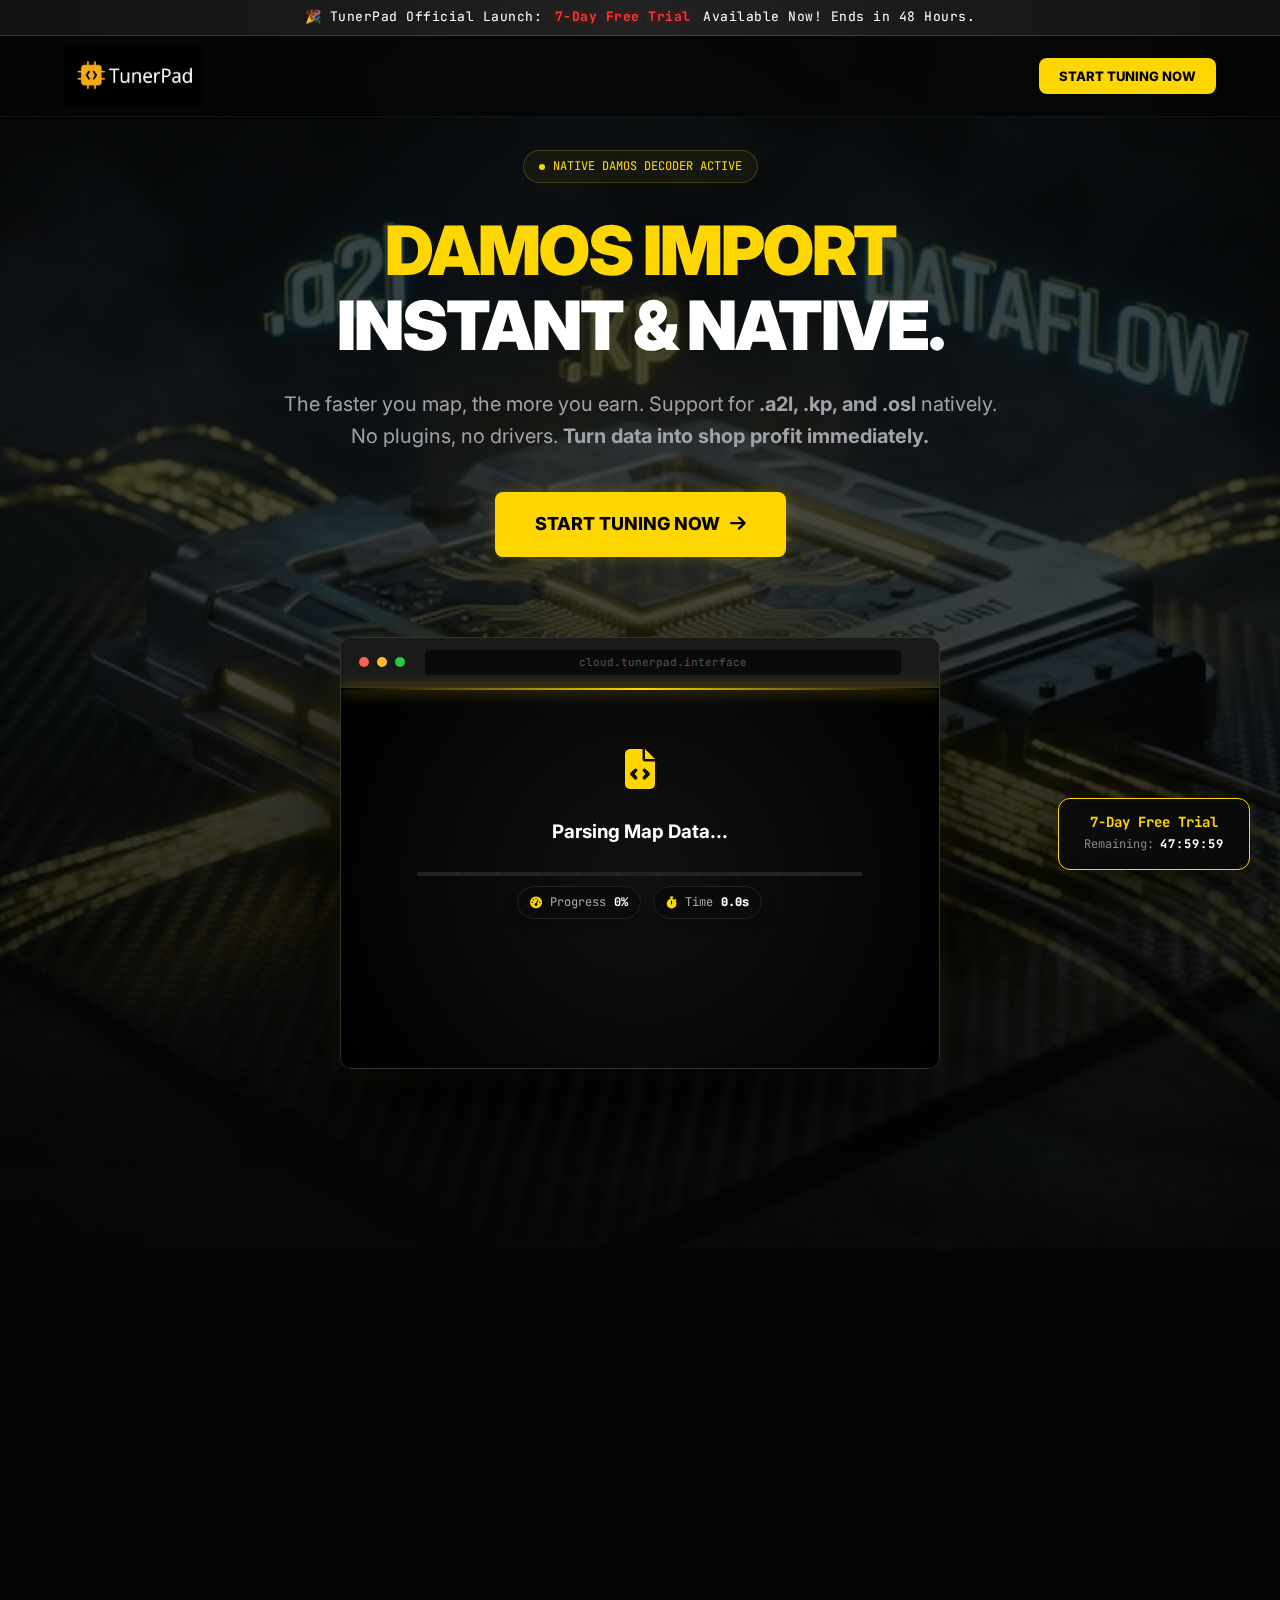
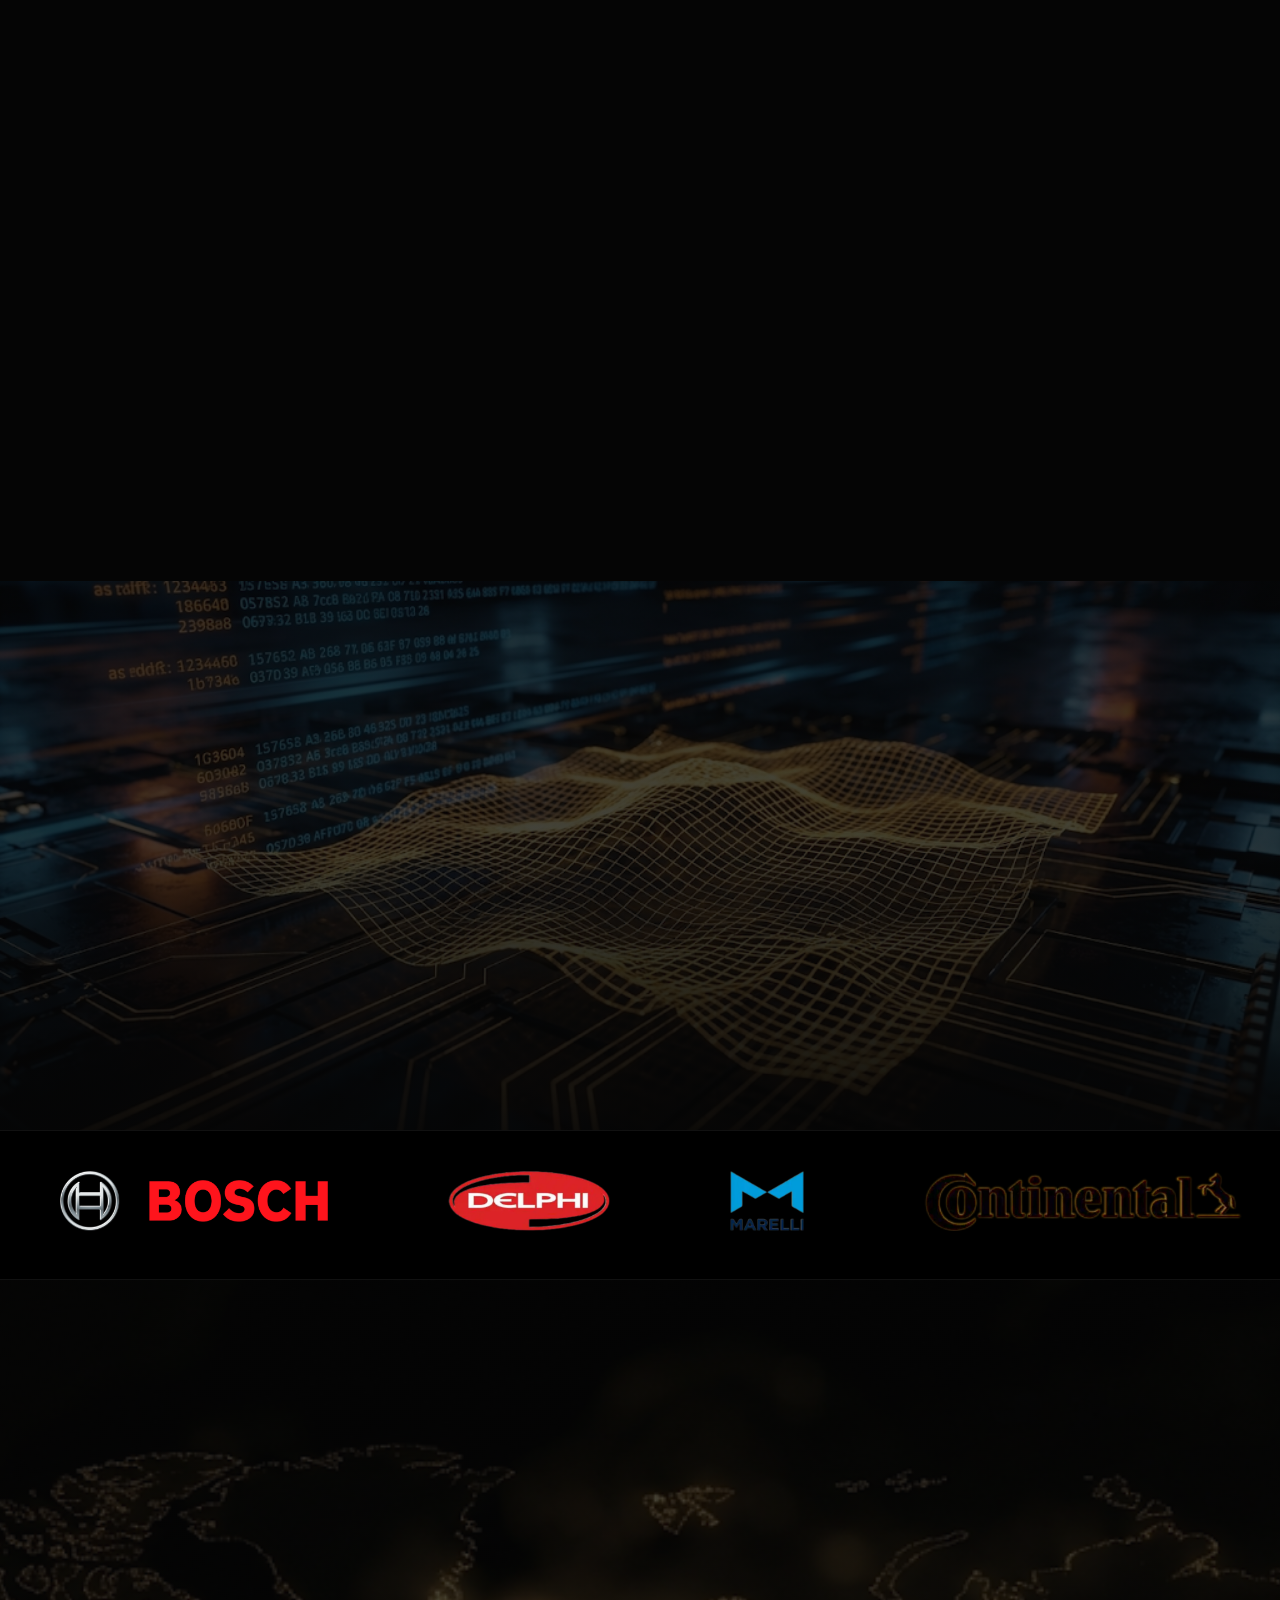
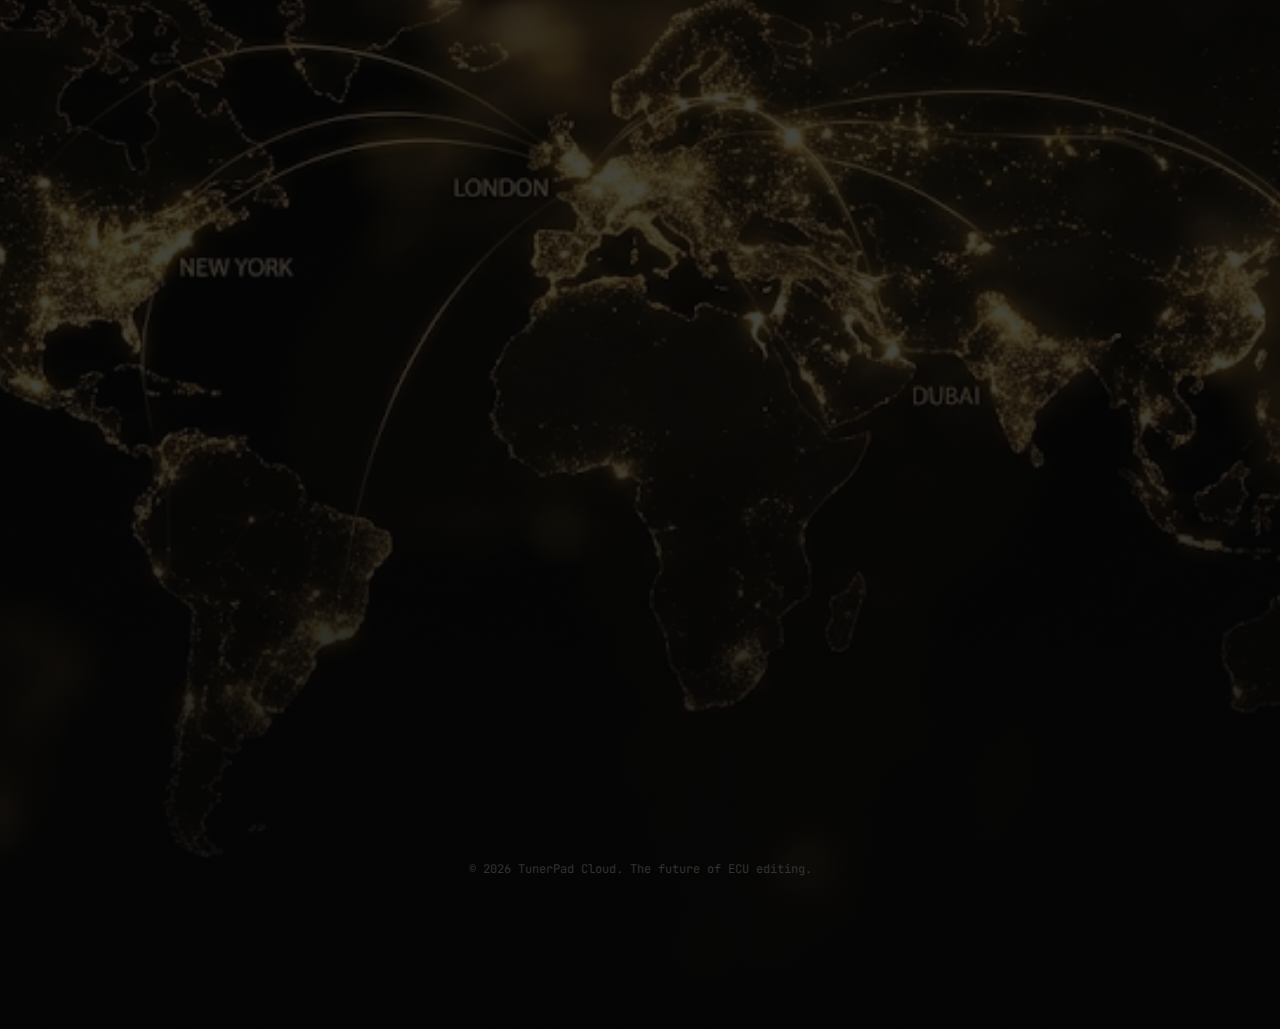
<file: FB-LP/S1_7Day_Damos/index.html>
<!DOCTYPE html>
<html lang="en">
<head>
    <!-- Google Tag Manager -->
<script>(function(w,d,s,l,i){w[l]=w[l]||[];w[l].push({'gtm.start':
new Date().getTime(),event:'gtm.js'});var f=d.getElementsByTagName(s)[0],
j=d.createElement(s),dl=l!='dataLayer'?'&l='+l:'';j.async=true;j.src=
'https://www.googletagmanager.com/gtm.js?id='+i+dl;f.parentNode.insertBefore(j,f);
})(window,document,'script','dataLayer','GTM-MNQFZS9B');</script>
<!-- End Google Tag Manager -->
    <meta charset="UTF-8">
    <meta name="viewport" content="width=device-width, initial-scale=1.0">
    <title>TunerPad | Professional DAMOS Cloud Engine</title>
    <link rel="stylesheet" href="style.css">
    <link rel="stylesheet" href="https://cdnjs.cloudflare.com/ajax/libs/font-awesome/6.4.0/css/all.min.css">
    <link href="https://fonts.googleapis.com/css2?family=JetBrains+Mono:wght@400;700&family=Inter:wght@400;600;800&display=swap" rel="stylesheet">
</head>
<body>
    <!-- Google Tag Manager (noscript) -->
<noscript><iframe src="https://www.googletagmanager.com/ns.html?id=GTM-MNQFZS9B"
height="0" width="0" style="display:none;visibility:hidden"></iframe></noscript>
<!-- End Google Tag Manager (noscript) -->
    <div class="top-banner">
        <p>🎉 TunerPad Official Launch: <strong>7-Day Free Trial</strong> Available Now! <span class="desktop-only">Ends in 48 Hours.</span></p>
    </div>
    
    <div class="floating-banner">
        <div class="fb-content">
            <p class="fb-title"><strong>7-Day Free Trial</strong></p>
            <div class="fb-timer-wrapper">
                <span class="fb-timer-label">Remaining:</span>
                <span id="countdown-timer" class="fb-timer-digits">47:59:59</span>
            </div>
        </div>
    </div>

    <nav class="navbar reveal-down">
        <div class="container nav-flex">
            <div class="brand">
                <picture>
                    <source srcset="picture/logo-black.webp" type="image/webp">
                    <img src="image/logo-black.png" alt="TunerPad" class="nav-logo" loading="lazy">
                </picture>
            </div>
            <div class="nav-btn-group">
                <a href="#" class="btn btn-primary btn-sm hover-lift">START TUNING NOW</a>
            </div>
        </div>
    </nav>

    <header class="section-bg bg-hero">
        <div class="container hero-content text-center">
            <div class="hero-badge reveal fade-up">
                <span class="dot-pulse"></span> <span class="blink-text">NATIVE DAMOS DECODER ACTIVE</span>
            </div>
            
            <h1 class="hero-title reveal fade-up delay-1">
                <span class="text-highlight glitch-effect" data-text="DAMOS IMPORT">DAMOS IMPORT</span><br>
                INSTANT & NATIVE.
            </h1>
            
            <p class="hero-desc reveal fade-up delay-2">
                The faster you map, the more you earn. Support for <strong>.a2l, .kp, and .osl</strong> natively. <br>
                No plugins, no drivers. <strong>Turn data into shop profit immediately.</strong>
            </p>

            <div class="hero-actions reveal fade-up delay-3">
                <a href="#" class="btn btn-primary btn-lg btn-glow hover-lift">
                    START TUNING NOW <i class="fas fa-arrow-right"></i>
                </a>
            </div>

            <div class="simulator-video-container reveal zoom-in delay-4">
                <div class="browser-header">
                    <div class="traffic-dots">
                        <span class="dot red"></span>
                        <span class="dot yellow"></span>
                        <span class="dot green"></span>
                    </div>
                    <div class="url-bar">cloud.tunerpad.interface</div>
                </div>
                
                <div class="simulator-body">
                    <div class="scanner-line"></div>
                    
                    <div class="sim-content">
                        <div class="icon-pulse">
                            <i class="fas fa-file-code"></i>
                        </div>
                        <h3 class="status-title">Parsing Map Data...</h3>
                        
                        <div class="progress-wrapper">
                            <div class="progress-track">
                                <div class="progress-fill"></div>
                            </div>
                            <div class="progress-stats">
                                <span class="stat">
                                    <i class="fas fa-gauge-high"></i>
                                    <em>Progress</em>
                                    <b class="percentage"></b>
                                </span>
                                <span class="stat">
                                    <i class="fas fa-stopwatch"></i>
                                    <em>Time</em>
                                    <b class="time-elapsed"></b>
                                </span>
                            </div>
                        </div>
            
                        <div class="result-console">
                            <p class="console-line">> Source: <span class="text-white">Bosch_EDC17_CP46.a2l</span></p>
                            <p class="console-line yellow-glow">> 18,500 Maps Unlocked (0.2s)</p>
                        </div>
                    </div>
            
                    <div class="map-grid-preview">
                        <div class="mesh-line horizontal"></div>
                        <div class="mesh-line vertical"></div>
                        <div class="map-peak"></div>
                    </div>
                </div>
            </div>
        </div>
    </header>

    <section class="section-bg bg-comparison reveal">
        <div class="container">
            <div class="section-header text-center mb-50">
                <h2>Stop Struggling. Start Earning.</h2>
                <p class="text-gray">Why 5,000+ workshops left traditional software behind.</p>
            </div>
            
            <div class="vs-wrapper">
                <div class="vs-card old">
                <div class="status-label">OBSOLETE</div>
                <picture>
                    <source srcset="picture/past.webp" type="image/webp">
                    <img src="image/past.png" alt="Past Workflow" class="compare-img" loading="lazy">
                </picture>
                <h3>The Legacy Way</h3>
                    <ul class="vs-list">
                        <li><i class="fas fa-times"></i> Wasting hours fixing drivers</li>
                        <li><i class="fas fa-times"></i> Plugin errors and DLL crashes</li>
                        <li><i class="fas fa-times"></i> Frozen PC on large DAMOS</li>
                        <li><i class="fas fa-times"></i> Dongle lost = Shop closed</li>
                    </ul>
                </div>

                <div class="vs-divider">VS</div>

                <div class="vs-card new">
                <div class="status-label text-yellow">RECOMMENDED</div>
                <picture>
                    <source srcset="picture/now.webp" type="image/webp">
                    <img src="image/now.jpg" alt="Now Workflow" class="compare-img" loading="lazy">
                </picture>
                <h3>The TunerPad Way</h3>
                    <ul class="vs-list">
                        <li><i class="fas fa-check"></i> <strong>0.3s Instant DAMOS Parsing</strong></li>
                        <li><i class="fas fa-check"></i> <strong>Native Browser Workflow</strong></li>
                        <li><i class="fas fa-check"></i> <strong>Smooth 10,000+ Map Rendering</strong></li>
                        <li><i class="fas fa-check"></i> <strong>Mac, PC, or iPad Ready</strong></li>
                    </ul>
                    <div class="card-glow"></div>
                </div>
            </div>
        </div>
    </section>

    <section class="section-bg bg-features">
        <div class="container">
            <div class="grid-4">
                <div class="f-card reveal fade-up">
                    <i class="fas fa-bolt f-icon pulse-on-hover"></i>
                    <h3><strong>Master Every DAMOS</strong></h3>
                    <p>Native support for .a2l, .osl, and .kp. Never turn away a profitable customer again due to format errors.</p>
                </div>
                <div class="f-card reveal fade-up delay-1">
                    <i class="fas fa-shield-halved f-icon rotate-on-hover"></i>
                    <h3><strong>Zero Setup Time</strong></h3>
                    <p>Stop fighting with DLLs and IT issues. Log in and start earning in 30 seconds on any device.</p>
                </div>
                <div class="f-card reveal fade-up delay-2">
                    <i class="fas fa-gauge-high f-icon zoom-on-hover"></i>
                    <h3><strong>Unmatched Performance</strong></h3>
                    <p>Smooth rendering of 10,000+ maps. Turn your basic shop laptop into a high-speed tuning workstation.</p>
                </div>
                <div class="f-card reveal fade-up delay-3">
                    <i class="fas fa-cloud f-icon bounce-on-hover"></i>
                    <h3><strong>Cloud-Native Freedom</strong></h3>
                    <p>Your work follows you. Access your projects from home, the shop, or on the road—no dongle required.</p>
                </div>
            </div>
        </div>
    </section>

    <section class="ticker-section">
        <div class="ticker-wrap">
            <div class="ticker-track">
                <picture><source srcset="picture/bosch.webp" type="image/webp"><img src="image/bosch.png" alt="Bosch" loading="lazy"></picture>
                <picture><source srcset="picture/delphi.webp" type="image/webp"><img src="image/delphi.png" alt="Delphi" loading="lazy"></picture>
                <picture><source srcset="picture/marelli.webp" type="image/webp"><img src="image/marelli.png" alt="Marelli" loading="lazy"></picture>
                <picture><source srcset="picture/continentgal.webp" type="image/webp"><img src="image/continentgal.png" alt="Continental" loading="lazy"></picture>
                <picture><source srcset="picture/vdo.webp" type="image/webp"><img src="image/vdo.png" alt="VDO" loading="lazy"></picture>
                <picture><source srcset="picture/acdelco.webp" type="image/webp"><img src="image/acdelco.png" alt="ACDelco" loading="lazy"></picture>
                <picture><source srcset="picture/transtron.webp" type="image/webp"><img src="image/transtron.png" alt="Transtron" loading="lazy"></picture>
                
                <!-- Duplicate for infinite loop -->
                <picture><source srcset="picture/bosch.webp" type="image/webp"><img src="image/bosch.png" alt="Bosch" loading="lazy"></picture>
                <picture><source srcset="picture/delphi.webp" type="image/webp"><img src="image/delphi.png" alt="Delphi" loading="lazy"></picture>
                <picture><source srcset="picture/marelli.webp" type="image/webp"><img src="image/marelli.png" alt="Marelli" loading="lazy"></picture>
                <picture><source srcset="picture/continentgal.webp" type="image/webp"><img src="image/continentgal.png" alt="Continental" loading="lazy"></picture>
                <picture><source srcset="picture/vdo.webp" type="image/webp"><img src="image/vdo.png" alt="VDO" loading="lazy"></picture>
                <picture><source srcset="picture/acdelco.webp" type="image/webp"><img src="image/acdelco.png" alt="ACDelco" loading="lazy"></picture>
                <picture><source srcset="picture/transtron.webp" type="image/webp"><img src="image/transtron.png" alt="Transtron" loading="lazy"></picture>
            </div>
        </div>
    </section>

    <section class="section-bg bg-footer">
        <div class="container">
            <h2 class="text-center mb-50 reveal fade-up">Scale Your Business</h2>
            
            <!-- Pricing Toggle -->
            <div class="pricing-toggle-wrapper reveal fade-up">
                <div class="pricing-toggle">
                    <button class="toggle-btn active" data-plan="monthly">Pay Monthly</button>
                    <button class="toggle-btn" data-plan="yearly">Pay Yearly</button>
                </div>
                <span class="save-badge">Save 30% with yearly billing</span>
            </div>

            <div class="pricing-deck">
                <!-- Basic Plan -->
                <div class="p-card reveal fade-left">
                    <h3>Basic</h3>
                    <div class="price-container">
                        <div class="price" data-monthly="€39" data-yearly="€27.25">€27.25<span>/month</span></div>
                        <div class="billed-text">Billed €329 yearly</div>
                    </div>
                    <ul class="p-list">
                        <li><i class="fas fa-check"></i> 20 DTC Off Per Month</li>
                        <li class="text-muted text-strike"><i class="fas fa-times"></i> 0 Solutions Per Month</li>
                        <li><i class="fas fa-check"></i> 5 Original File Download</li>
                        <li><i class="fas fa-check"></i> Tuning Editor Features</li>
                        <li><i class="fas fa-check"></i> DAMOS Import</li>
                    </ul>
                    <a href="#" class="btn btn-outline btn-block">START BASIC</a>
                </div>

                <!-- Essential Plan -->
                <div class="p-card featured reveal fade-up">
                    <div class="ribbon">MOST POPULAR</div>
                    <div class="promo-badge">FB EXCLUSIVE</div>
                    <h3>Essential</h3>
                    <div class="price-container">
                        <div class="price text-yellow" data-monthly="€0.00" data-yearly="€41.25">€0.00<span>/month</span></div>
                        <div class="billed-text" data-billed-monthly="€59/mo after 7-day free trial" data-billed-yearly="Billed €499 yearly">€59/mo after 7-day free trial</div>
                    </div>
                    <ul class="p-list">
                        <li><i class="fas fa-check"></i> 300 DTC Off Per Month</li>
                        <li><i class="fas fa-check"></i> <strong>100 Solutions Per Month</strong></li>
                        <li><i class="fas fa-check"></i> 5 Original File Download</li>
                        <li><i class="fas fa-check"></i> Tuning Editor Features</li>
                        <li><i class="fas fa-check"></i> DAMOS Import</li>
                    </ul>
                    <a href="#" class="btn btn-primary btn-block shadow-yellow">GET ESSENTIAL</a>
                </div>

                <!-- Premium Plan -->
                <div class="p-card reveal fade-right">
                    <h3>Premium</h3>
                    <div class="price-container">
                        <div class="price" data-monthly="€99" data-yearly="€69.25">€69.25<span>/month</span></div>
                        <div class="billed-text">Billed €899 yearly</div>
                    </div>
                    <ul class="p-list">
                        <li><i class="fas fa-check"></i> 600 DTC Off Per Month</li>
                        <li><i class="fas fa-check"></i> <strong>200 Solutions Per Month</strong></li>
                        <li><i class="fas fa-check"></i> 100 Original File Download</li>
                        <li><i class="fas fa-check"></i> Tuning Editor Features</li>
                        <li><i class="fas fa-check"></i> DAMOS Import</li>
                    </ul>
                    <a href="#" class="btn btn-outline btn-block">GO PREMIUM</a>
                </div>
            </div>

            <div class="footer-cta text-center">
                <h2 class="reveal fade-up">Your DAMOS files are ready. Are you?</h2>
                <a href="#" class="btn btn-primary btn-lg btn-glow hover-lift reveal fade-up delay-1">START TUNING NOW</a>
                <p class="copyright">© 2026 TunerPad Cloud. The future of ECU editing.</p>
            </div>
        </div>
    </section>

    <script>
        document.addEventListener('DOMContentLoaded', () => {
            // Pricing Toggle Logic
            const toggleBtns = document.querySelectorAll('.toggle-btn');
            const priceElements = document.querySelectorAll('.price');
            const billedElements = document.querySelectorAll('.billed-text');

            function updatePricing(plan) {
                // Update buttons
                toggleBtns.forEach(btn => {
                    if (btn.dataset.plan === plan) {
                        btn.classList.add('active');
                    } else {
                        btn.classList.remove('active');
                    }
                });

                // Update prices
                priceElements.forEach(el => {
                    const price = el.dataset[plan];
                    el.innerHTML = `${price}<span>/month</span>`;
                });

                // Show/Hide billed yearly text
                billedElements.forEach(el => {
                    if (plan === 'monthly') {
                        if (el.dataset.billedMonthly) {
                            el.innerText = el.dataset.billedMonthly;
                            el.style.opacity = '1';
                        } else {
                            el.style.opacity = '0';
                        }
                    } else {
                        if (el.dataset.billedYearly) {
                            el.innerText = el.dataset.billedYearly;
                        }
                        el.style.opacity = '1';
                    }
                });
            }

            toggleBtns.forEach(btn => {
                btn.addEventListener('click', () => {
                    updatePricing(btn.dataset.plan);
                });
            });

            // Intersection Observer
            const observer = new IntersectionObserver((entries) => {
                entries.forEach(entry => {
                    if (entry.isIntersecting) entry.target.classList.add('active');
                });
            }, { threshold: 0.1 });
            document.querySelectorAll('.reveal').forEach(el => observer.observe(el));

            // Countdown Timer Logic
            function startCountdown(durationInSeconds) {
                let timer = durationInSeconds;
                const display = document.getElementById('countdown-timer');
                
                // Get end time from localStorage or set new one
                // Changed key to 'promoEndTime_v3' to force reset for 48h update fix
                let endTime = localStorage.getItem('promoEndTime_v3');
                if (!endTime || new Date().getTime() > endTime) {
                    endTime = new Date().getTime() + (durationInSeconds * 1000);
                    localStorage.setItem('promoEndTime_v3', endTime);
                }

                setInterval(function () {
                    const now = new Date().getTime();
                    const distance = endTime - now;

                    if (distance < 0) {
                        // Reset timer if expired
                        endTime = new Date().getTime() + (durationInSeconds * 1000);
                        localStorage.setItem('promoEndTime_v3', endTime);
                        return;
                    }

                    // Fix: Remove % (1000 * 60 * 60 * 24) to allow hours > 24
                    const hours = Math.floor(distance / (1000 * 60 * 60));
                    const minutes = Math.floor((distance % (1000 * 60 * 60)) / (1000 * 60));
                    const seconds = Math.floor((distance % (1000 * 60)) / 1000);

                    display.textContent = 
                        (hours < 10 ? "0" + hours : hours) + ":" +
                        (minutes < 10 ? "0" + minutes : minutes) + ":" +
                        (seconds < 10 ? "0" + seconds : seconds);
                }, 1000);
            }
            // Start 48 hours countdown
            startCountdown(48 * 60 * 60);
        });
    </script>
</body>
</html>
</file>
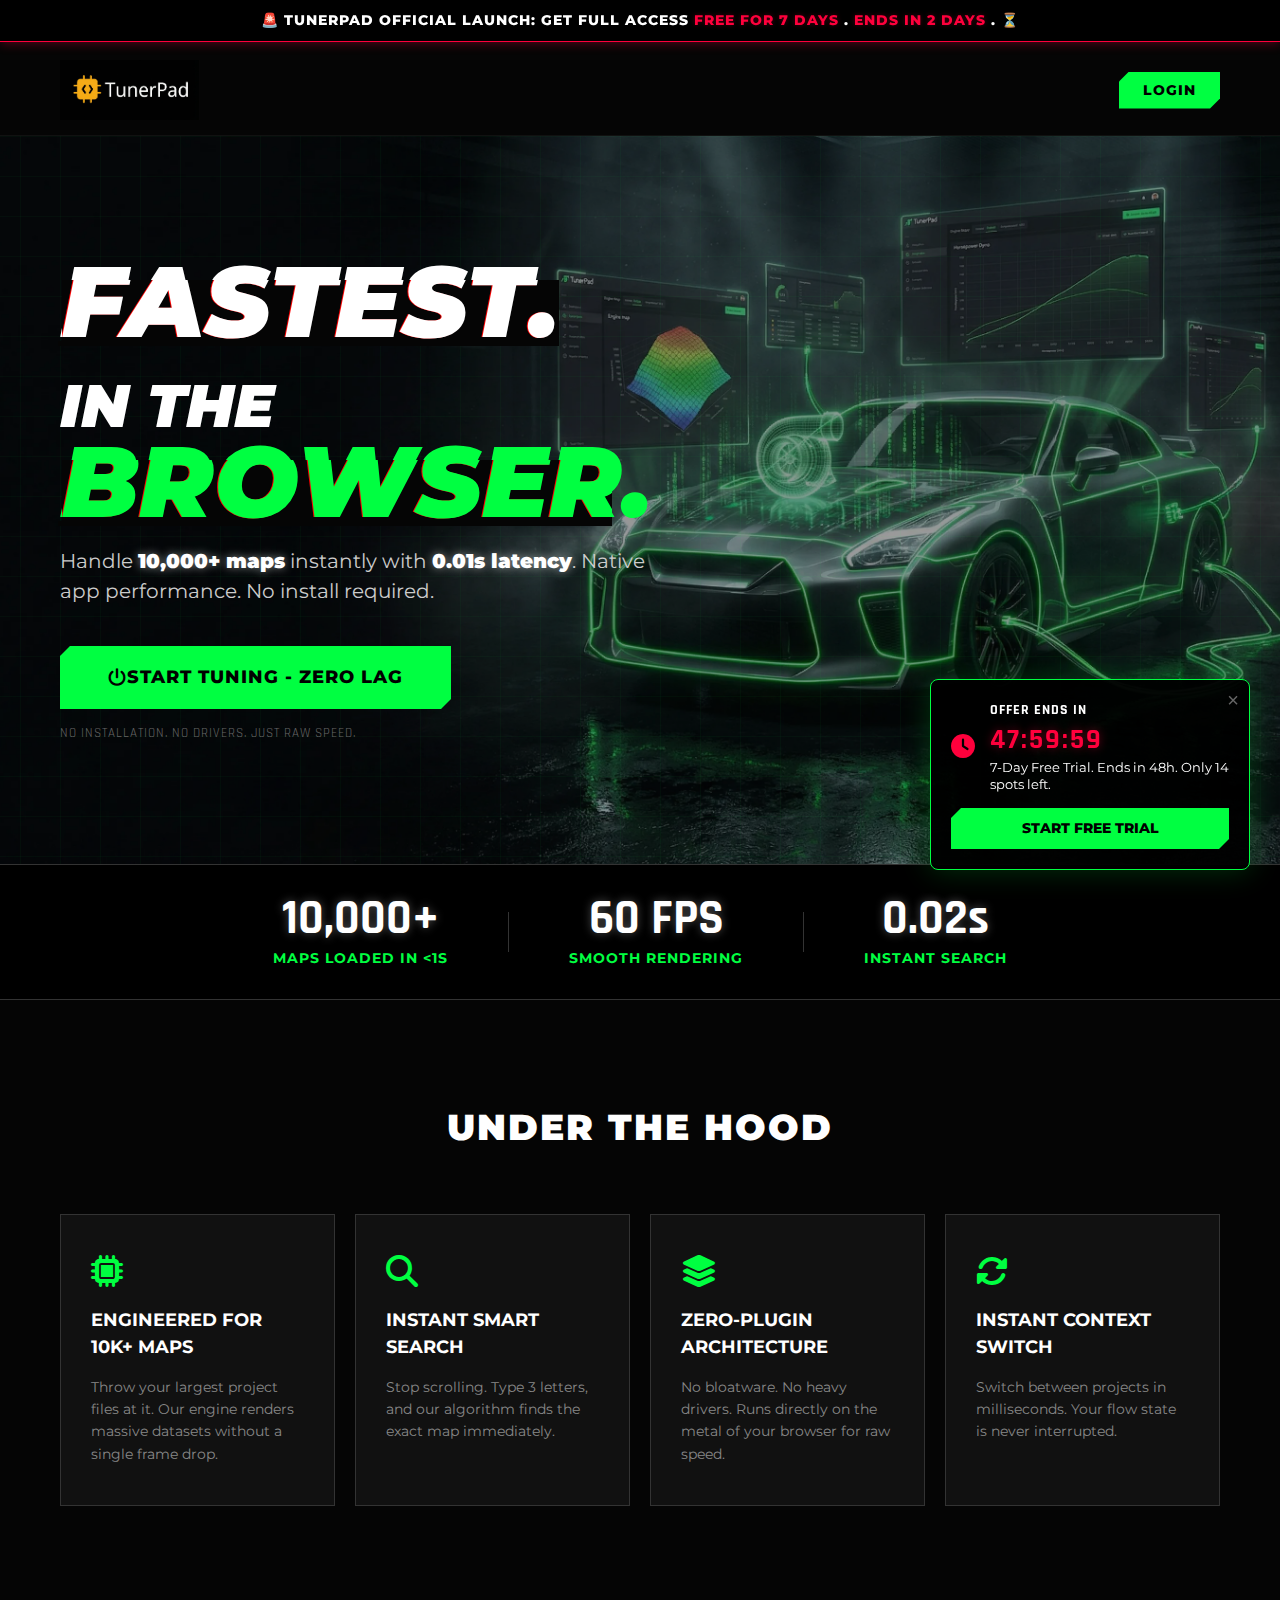
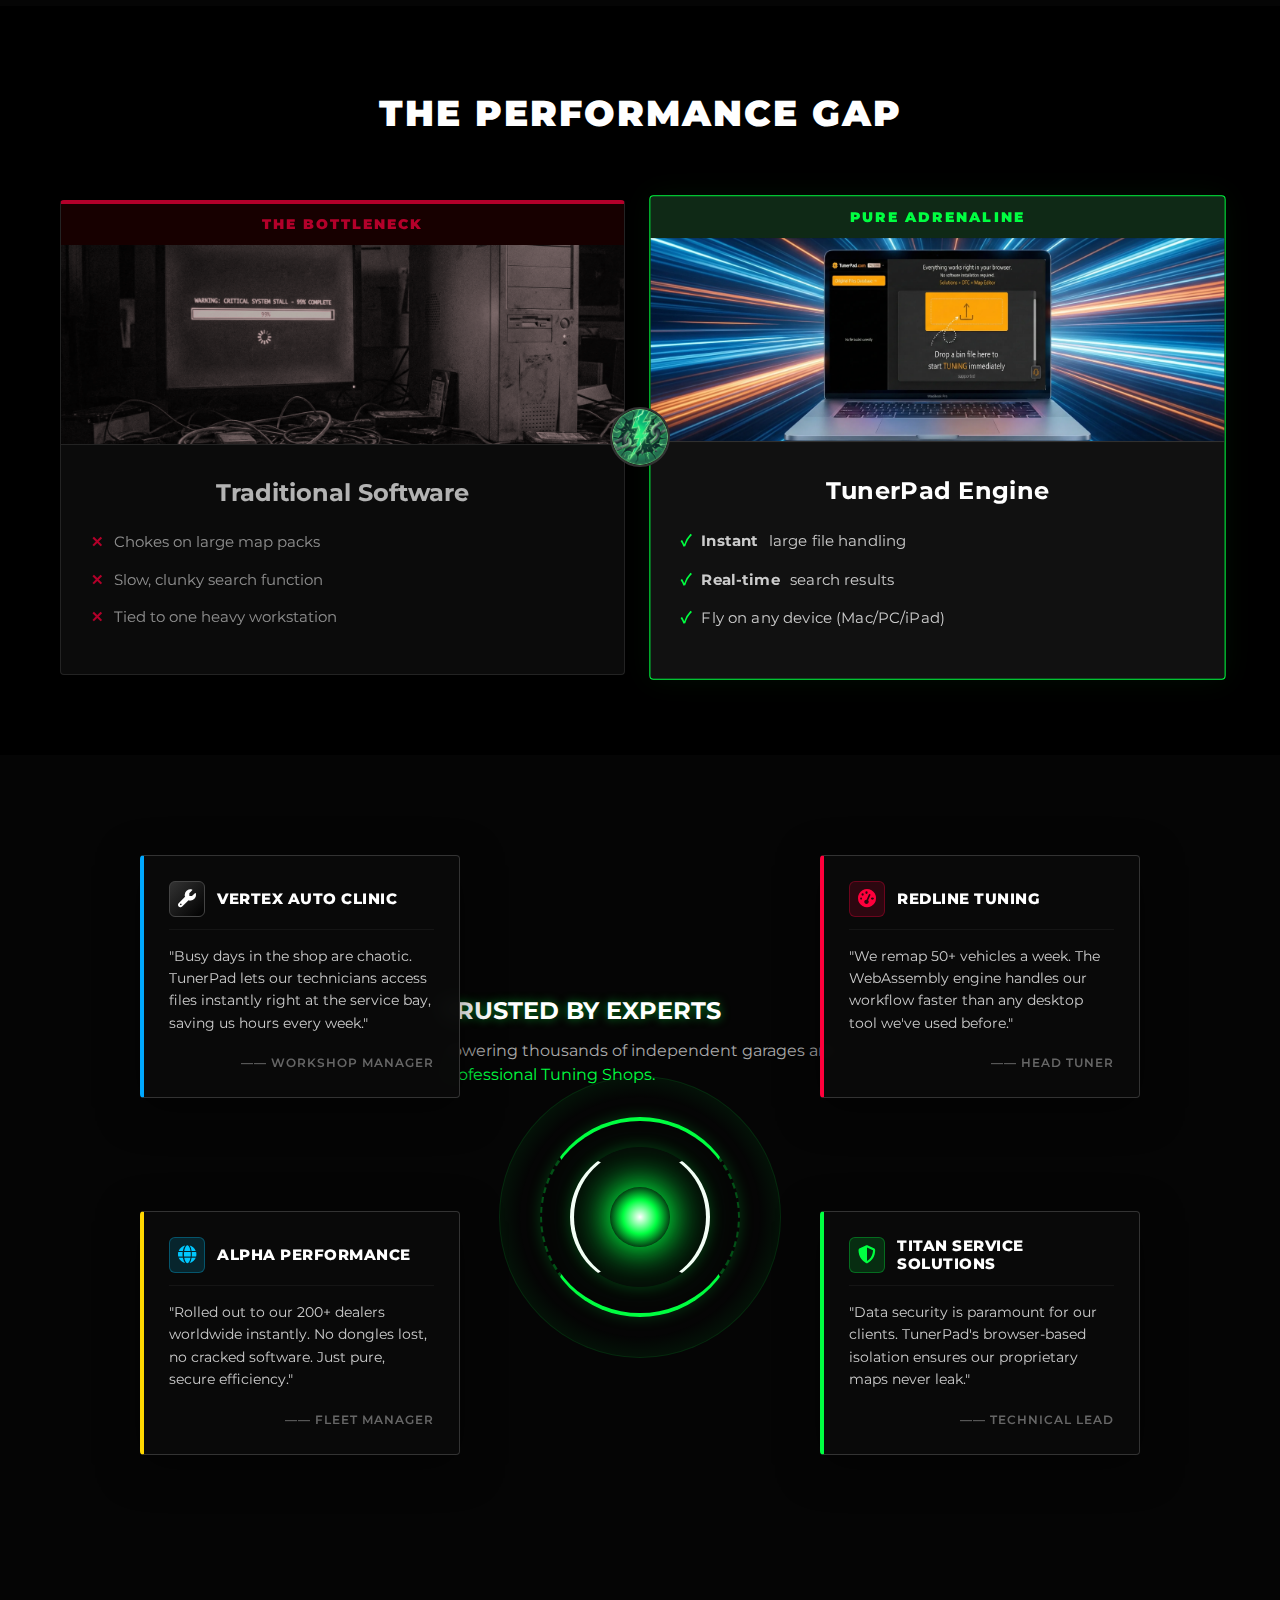
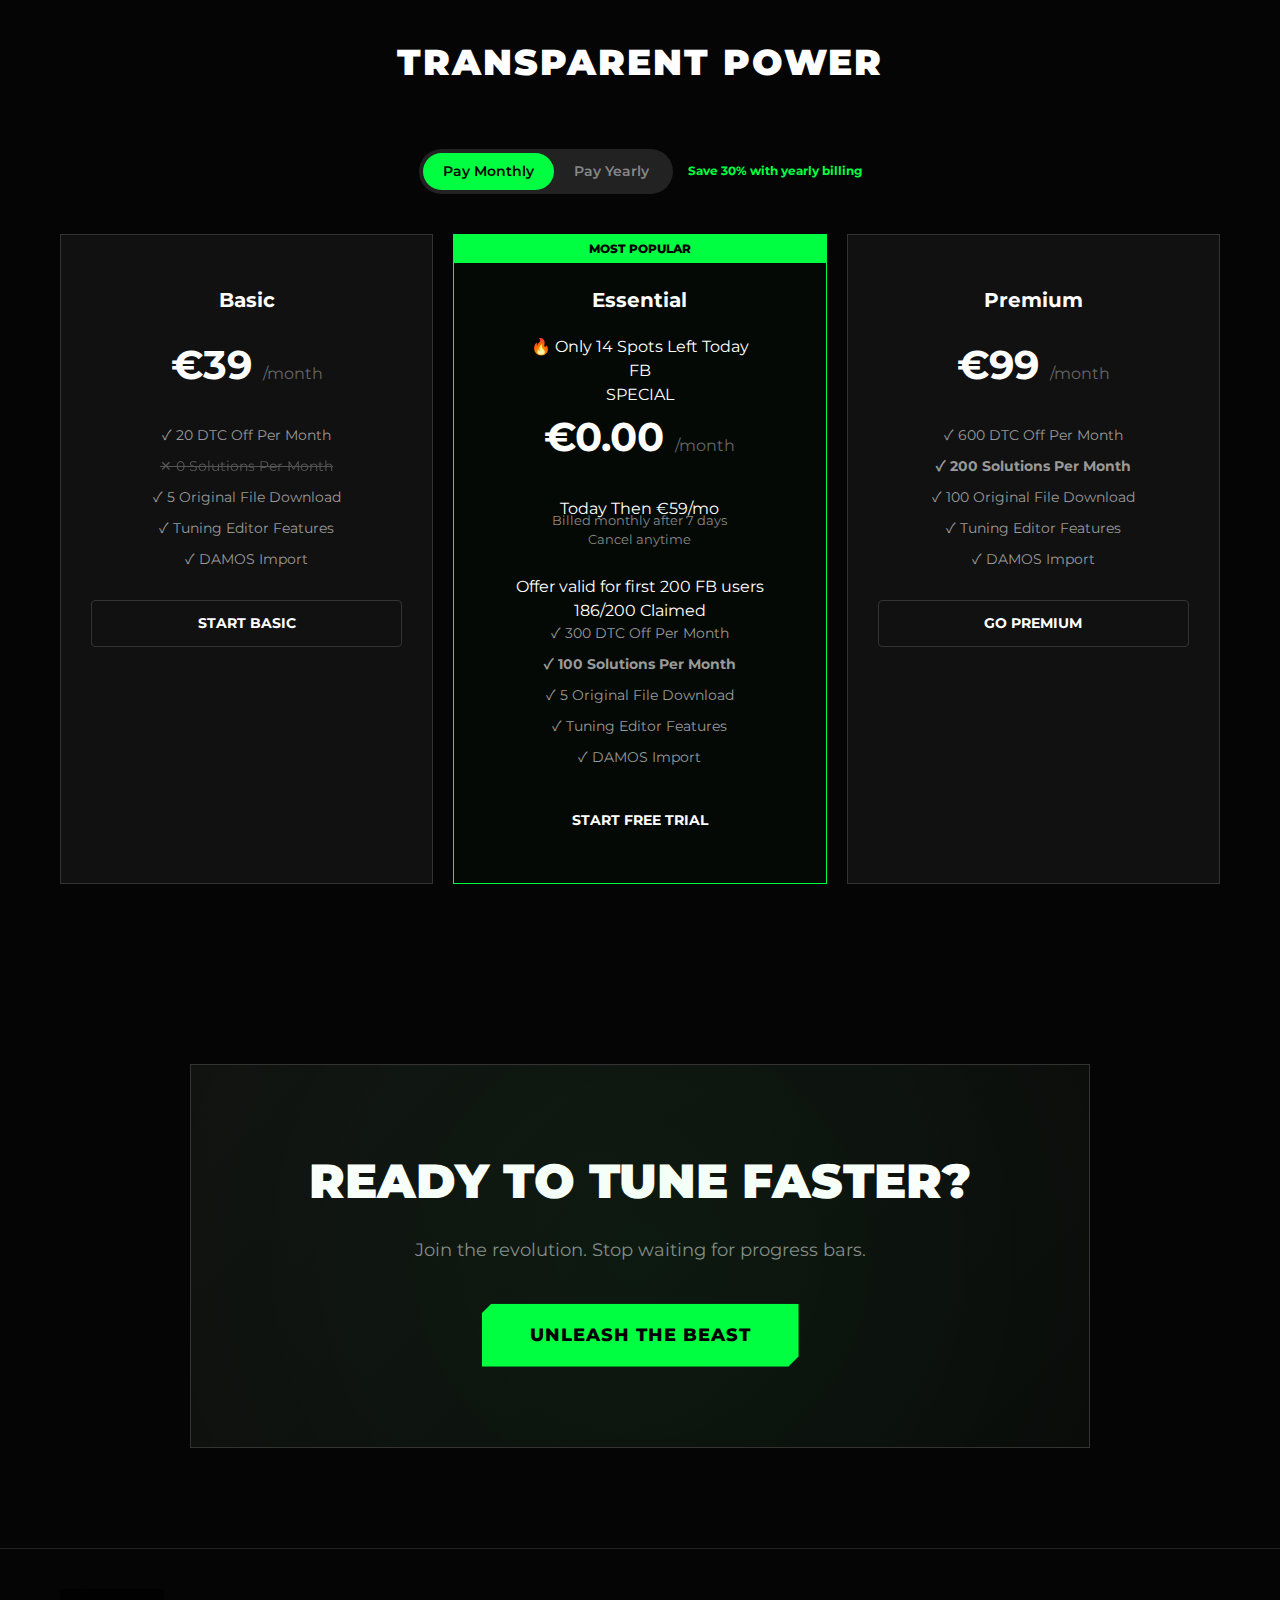
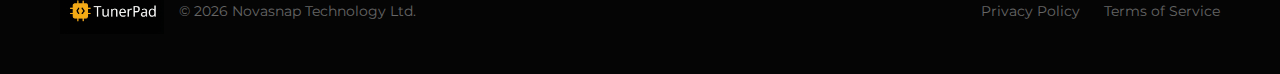
<file: FB-LP/S1_7Day_fast/index.html>
<!DOCTYPE html>
<html lang="zh-CN">
<head>
    <!-- Google Tag Manager -->
<script>(function(w,d,s,l,i){w[l]=w[l]||[];w[l].push({'gtm.start':
new Date().getTime(),event:'gtm.js'});var f=d.getElementsByTagName(s)[0],
j=d.createElement(s),dl=l!='dataLayer'?'&l='+l:'';j.async=true;j.src=
'https://www.googletagmanager.com/gtm.js?id='+i+dl;f.parentNode.insertBefore(j,f);
})(window,document,'script','dataLayer','GTM-MNQFZS9B');</script>
<!-- End Google Tag Manager -->
    <script>(function(w,d,s,l,i){w[l]=w[l]||[];w[l].push({'gtm.start':
    new Date().getTime(),event:'gtm.js'});var f=d.getElementsByTagName(s)[0],
    j=d.createElement(s),dl=l!='dataLayer'?'&l='+l:'';j.async=true;j.src=
    'https://www.googletagmanager.com/gtm.js?id='+i+dl;f.parentNode.insertBefore(j,f);
    })(window,document,'script','dataLayer','GTM-MNQFZS9B');</script>
    <meta charset="UTF-8">
    <meta name="viewport" content="width=device-width, initial-scale=1.0">
    <title>TunerPad - The Performance Beast</title>
    <link rel="stylesheet" href="style.css">
    <link rel="stylesheet" href="https://cdnjs.cloudflare.com/ajax/libs/font-awesome/6.4.0/css/all.min.css">
    <link href="https://fonts.googleapis.com/css2?family=Montserrat:wght@400;500;700;900&family=Rajdhani:wght@500;700&display=swap" rel="stylesheet">
</head>
<body>
    <!-- Google Tag Manager (noscript) -->
<noscript><iframe src="https://www.googletagmanager.com/ns.html?id=GTM-MNQFZS9B"
height="0" width="0" style="display:none;visibility:hidden"></iframe></noscript>
<!-- End Google Tag Manager (noscript) -->
    <div class="promo-bar">🚨 TUNERPAD OFFICIAL LAUNCH: Get Full Access <span class="promo-highlight">FREE for 7 Days</span>. <span class="promo-highlight">Ends in 2 Days</span>. ⏳</div>
    <noscript><iframe src="https://www.googletagmanager.com/ns.html?id=GTM-MNQFZS9B"
    height="0" width="0" style="display:none;visibility:hidden"></iframe></noscript>
    <nav class="top-banner">
        <div class="container nav-content">
            <div class="logo-area">
                <picture>
                    <source srcset="picture/logo-black.webp" type="image/webp">
                    <img src="image/logo-black.png" alt="TunerPad" class="nav-logo" loading="lazy">
                </picture>
            </div>
            
            <div class="nav-actions">
                <a href="#" class="btn btn-small btn-neon">Login</a>
            </div>
        </div>
    </nav>

    <header class="hero-section">
        <div class="hero-bg">
            <picture>
                <source srcset="picture/hero.webp" type="image/webp">
                <img src="image/hero.jpg" alt="Hero Background" loading="lazy">
            </picture>
        </div>
        <div class="hero-overlay-grid"></div> <div class="container hero-content">
            <div class="hero-text-wrapper">
                <h1 class="hero-title">
                    <span class="glitch-text" data-text="FASTEST.">FASTEST.</span><br>
                    <span class="hero-title-sub">IN THE</span> <span class="glitch-text text-neon" data-text="BROWSER.">BROWSER.</span>
                </h1>
                
                <h2 class="hero-subtitle">
                    Handle <span class="text-highlight">10,000+ maps</span> instantly with <span class="text-highlight">0.01s latency</span>. Native app performance. No install required.
                </h2>
                
                <div class="hero-buttons">
                    <a href="#" class="btn btn-large btn-neon btn-glow">
                        <i class="fas fa-power-off"></i> START TUNING - ZERO LAG
                    </a>
                </div>
                <p class="hero-micro-copy">No installation. No drivers. Just raw speed.</p>
            </div>
        </div>
    </header>

    <section class="specs-bar">
        <div class="container specs-grid">
            <div class="spec-item">
                <div class="spec-value">10,000+</div>
                <div class="spec-label">Maps Loaded in &lt;1s</div>
            </div>
            <div class="spec-divider"></div>
            <div class="spec-item">
                <div class="spec-value">60 FPS</div>
                <div class="spec-label">Smooth Rendering</div>
            </div>
            <div class="spec-divider"></div>
            <div class="spec-item">
                <div class="spec-value">0.02s</div>
                <div class="spec-label">Instant Search</div>
            </div>
        </div>
    </section>

    <section class="features-section">
        <div class="container">
            <h2 class="section-title text-center">UNDER THE HOOD</h2>
            <div class="feature-grid-4">
                
                <div class="feature-box">
                    <i class="fas fa-microchip feature-icon"></i>
                    <h3>Engineered for 10k+ Maps</h3>
                    <p>Throw your largest project files at it. Our engine renders massive datasets without a single frame drop.</p>
                </div>

                <div class="feature-box">
                    <i class="fas fa-search feature-icon"></i>
                    <h3>Instant Smart Search</h3>
                    <p>Stop scrolling. Type 3 letters, and our algorithm finds the exact map immediately.</p>
                </div>

                <div class="feature-box">
                    <i class="fas fa-layer-group feature-icon"></i>
                    <h3>Zero-Plugin Architecture</h3>
                    <p>No bloatware. No heavy drivers. Runs directly on the metal of your browser for raw speed.</p>
                </div>

                <div class="feature-box">
                    <i class="fas fa-sync-alt feature-icon"></i>
                    <h3>Instant Context Switch</h3>
                    <p>Switch between projects in milliseconds. Your flow state is never interrupted.</p>
                </div>

            </div>
        </div>
    </section>

    <div class="comparison-section">
        <div class="container">
            <h2 class="section-title text-center">THE PERFORMANCE GAP</h2>
            
            <div class="comparison-container">
                <div class="compare-card traditional">
                    <div class="card-header-status status-bad">THE BOTTLENECK</div>
                    <div class="card-image">
                         <picture>
                             <source srcset="picture/past.webp" type="image/webp">
                             <img src="image/past.jpg" alt="Traditional Software" loading="lazy">
                         </picture>
                    </div>
                    <div class="card-content">
                        <h3>Traditional Software</h3>
                        <div class="compare-list">
                            <div class="compare-item"><span class="cross-icon">✕</span> Chokes on large map packs</div>
                            <div class="compare-item"><span class="cross-icon">✕</span> Slow, clunky search function</div>
                            <div class="compare-item"><span class="cross-icon">✕</span> Tied to one heavy workstation</div>
                        </div>
                    </div>
                </div>

                <div class="vs-badge">
                    <picture>
                        <source srcset="picture/vs.webp" type="image/webp">
                        <img src="image/vs.png" alt="VS" loading="lazy">
                    </picture>
                </div>

                <div class="compare-card tunerpad">
                    <div class="card-header-status status-good">PURE ADRENALINE</div>
                    <div class="card-image">
                        <picture>
                            <source srcset="picture/now.webp" type="image/webp">
                            <img src="image/now.jpg" alt="TunerPad Setup" loading="lazy">
                        </picture>
                    </div>
                    <div class="card-content">
                        <h3>TunerPad Engine</h3>
                        <div class="compare-list">
                            <div class="compare-item"><span class="check-icon">✓</span> <strong>Instant</strong> large file handling</div>
                            <div class="compare-item"><span class="check-icon">✓</span> <strong>Real-time</strong> search results</div>
                            <div class="compare-item"><span class="check-icon">✓</span> Fly on any device (Mac/PC/iPad)</div>
                        </div>
                    </div>
                </div>
            </div>
        </div>
    </div>

    <section class="security-hub-section">
        <div class="hub-container">
           <div class="hub-center">
    <div class="shield-text">
        <h3 style="color: #fff; text-shadow: 0 0 10px rgba(0,255,65,0.5);">TRUSTED BY EXPERTS</h3>
        <p style="color: #aaa;">
            Powering thousands of independent garages and<br>
            <span style="color: var(--color-neon);">Professional Tuning Shops.</span>
        </p>
    </div>

    <div class="speed-engine-wrapper">
        <div class="engine-ring ring-outer"></div> <div class="engine-ring ring-inner"></div> <div class="engine-core"></div>            <div class="speed-lines"></div>
    </div>
</div>
            <!-- 左上角 (维修店) -->
            <div class="review-card pos-top-left enterprise-card border-blue">
                <div class="brand-header">
                    <div class="brand-logo"><i class="fas fa-wrench"></i></div>
                    <span class="brand-name">Vertex Auto Clinic</span>
                </div>
                <p class="review-content">"Busy days in the shop are chaotic. TunerPad lets our technicians access files instantly right at the service bay, saving us hours every week."</p>
                <div class="author-info">
                    <div class="review-author">—— Workshop Manager</div>
                </div>
            </div>
            
            <!-- 右上角 (改装中心) -->
            <div class="review-card pos-top-right enterprise-card border-red">
                <div class="brand-header">
                    <div class="brand-logo"><i class="fas fa-tachometer-alt"></i></div>
                    <span class="brand-name">Redline Tuning</span>
                </div>
                <p class="review-content">"We remap 50+ vehicles a week. The WebAssembly engine handles our workflow faster than any desktop tool we've used before."</p>
                <div class="author-info">
                    <div class="review-author">—— Head Tuner</div>
                </div>
            </div>

            <!-- 左下角 (大型改装连锁) -->
            <div class="review-card pos-bottom-left enterprise-card border-gold">
                <div class="brand-header">
                    <div class="brand-logo"><i class="fas fa-globe"></i></div>
                    <span class="brand-name">Alpha Performance</span>
                </div>
                <p class="review-content">"Rolled out to our 200+ dealers worldwide instantly. No dongles lost, no cracked software. Just pure, secure efficiency."</p>
                <div class="author-info">
                    <div class="review-author">—— Fleet Manager</div>
                </div>
            </div>

            <!-- 右下角 (技术服务商) -->
            <div class="review-card pos-bottom-right enterprise-card border-green">
                <div class="brand-header">
                    <div class="brand-logo"><i class="fas fa-shield-alt"></i></div>
                    <span class="brand-name">Titan Service Solutions</span>
                </div>
                <p class="review-content">"Data security is paramount for our clients. TunerPad's browser-based isolation ensures our proprietary maps never leak."</p>
                <div class="author-info">
                    <div class="review-author">—— Technical Lead</div>
                </div>
            </div>
        </div>
    </section>
    
    <section class="pricing-section container">
        <h2 class="section-title text-center">TRANSPARENT POWER</h2>

        <div class="pricing-toggle-container">
            <div class="toggle-pill">
                <div class="toggle-option active" id="btn-monthly">Pay Monthly</div>
                <div class="toggle-option" id="btn-yearly">Pay Yearly</div>
            </div>
            <span class="save-badge">Save 30% with yearly billing</span>
        </div>

        <div class="pricing-grid">
            <div class="price-card">
                <h3 class="card-plan-name">Basic</h3>
                <div class="price-tag">
                    <span class="amount" data-monthly="€39" data-yearly="€27.25">€27.25</span>
                    <span class="period">/month</span>
                </div>
                <div class="billed-info" style="color: #888; font-size: 13px; margin-top: 0; margin-bottom: 15px;" data-monthly="" data-yearly="Billed €329 yearly">Billed €329 yearly</div>
                <div class="price-features">
                    <p>✓ 20 DTC Off Per Month</p>
                    <p style="opacity: 0.5; text-decoration: line-through;">✕ 0 Solutions Per Month</p>
                    <p>✓ 5 Original File Download</p>
                    <p>✓ Tuning Editor Features</p>
                    <p>✓ DAMOS Import</p>
                </div>
                <a href="#" class="pricing-btn btn-outline">Start Basic</a>
            </div>

            <div class="price-card popular">
                <div class="popular-tag">MOST POPULAR</div>
                <h3 class="card-plan-name">Essential</h3>
                
                <div class="monthly-only">
                    <div class="spots-left-badge">🔥 Only 14 Spots Left Today</div>
                </div>
                <div class="fb-special-badge monthly-only">
                    FB<br>SPECIAL
                </div>

                <div class="price-tag">
                    <span class="amount" data-monthly="<span class='price-zero'>€0.00</span>" data-yearly="€41.25">€41.25</span>
                    <span class="period">/month</span>
                </div>
                
                <div class="monthly-only">
                     <span class="price-today-text">Today</span>
                     <span class="price-then-text">Then €59/mo</span>
                </div>

                <div class="billed-info" style="color: #888; font-size: 13px; margin-top: -10px; margin-bottom: 25px;" data-monthly="Billed monthly after 7 days<br>Cancel anytime" data-yearly="Billed €499 yearly">Billed €499 yearly</div>
                
                <div class="monthly-only">
                    <div class="offer-progress">
                        <div class="offer-text">Offer valid for first 200 FB users</div>
                        <div class="progress-bar-bg">
                            <div class="progress-bar-fill"></div>
                        </div>
                        <div class="claimed-text">186/200 Claimed</div>
                    </div>
                </div>

                <div class="price-features">
                    <p>✓ 300 DTC Off Per Month</p>
                    <p><strong>✓ 100 Solutions Per Month</strong></p>
                    <p>✓ 5 Original File Download</p>
                    <p>✓ Tuning Editor Features</p>
                    <p>✓ DAMOS Import</p>
                </div>
                <a href="#" class="pricing-btn btn-gold">START FREE TRIAL</a>
            </div>

            <div class="price-card">
                <h3 class="card-plan-name">Premium</h3>
                <div class="price-tag">
                    <span class="amount" data-monthly="€99" data-yearly="€69.25">€69.25</span>
                    <span class="period">/month</span>
                </div>
                <div class="billed-info" style="color: #888; font-size: 13px; margin-top: 0; margin-bottom: 15px;" data-monthly="" data-yearly="Billed €899 yearly">Billed €899 yearly</div>
                <div class="price-features">
                    <p>✓ 600 DTC Off Per Month</p>
                    <p><strong>✓ 200 Solutions Per Month</strong></p>
                    <p>✓ 100 Original File Download</p>
                    <p>✓ Tuning Editor Features</p>
                    <p>✓ DAMOS Import</p>
                </div>
                <a href="#" class="pricing-btn btn-outline">Go Premium</a>
            </div>
        </div>
    </section>

    <section class="footer-cta-section">
        <div class="cta-box">
            <h2>READY TO TUNE FASTER?</h2>
            <p class="cta-subtitle">
                Join the revolution. Stop waiting for progress bars.
            </p>
            <a href="#" class="btn btn-large btn-neon btn-glow cta-btn">UNLEASH THE BEAST</a>
        </div>
    </section>

    <footer class="main-footer">
        <div class="container footer-content">
            <div class="footer-left">
                <picture>
                    <source srcset="picture/logo-black.webp" type="image/webp">
                    <img src="image/logo-black.png" alt="TunerPad Logo" class="footer-logo" loading="lazy">
                </picture>
                <span class="copyright">© 2026 Novasnap Technology Ltd.</span>
            </div>
            <div class="footer-links">
                <a href="#">Privacy Policy</a>
                <a href="#">Terms of Service</a>
            </div>
        </div>
    </footer>

    <div class="floating-promo-card">
        <button class="close-promo">&times;</button>
        <div class="promo-content">
            <div class="promo-icon-box"><i class="fas fa-clock" style="color: var(--color-danger);"></i></div>
            <div class="promo-text">
                <h4>OFFER ENDS IN</h4>
                <div class="countdown-timer">
                    <span id="hours">47</span>:<span id="minutes">59</span>:<span id="seconds">59</span>
                </div>
                <p style="margin-top: 5px;">7-Day Free Trial. Ends in 48h. Only 14 spots left.</p>
            </div>
        </div>
        <a href="#" class="btn-block btn-neon">START FREE TRIAL</a>
    </div>

    <script>
        // 保持原有的价格切换逻辑
        document.addEventListener("DOMContentLoaded", function() {
            // Floating promo close button
            const closePromoBtn = document.querySelector('.close-promo');
            const floatingPromo = document.querySelector('.floating-promo-card');
            if (closePromoBtn && floatingPromo) {
                closePromoBtn.addEventListener('click', function() {
                    floatingPromo.style.display = 'none';
                });
            }

            // Countdown Timer Logic
            function startCountdown(durationInSeconds) {
                let timer = durationInSeconds, hours, minutes, seconds;
                const hourEl = document.getElementById('hours');
                const minEl = document.getElementById('minutes');
                const secEl = document.getElementById('seconds');
                
                if (!hourEl || !minEl || !secEl) return;

                const interval = setInterval(function () {
                    hours = parseInt(timer / 3600, 10);
                    minutes = parseInt((timer % 3600) / 60, 10);
                    seconds = parseInt(timer % 60, 10);

                    hours = hours < 10 ? "0" + hours : hours;
                    minutes = minutes < 10 ? "0" + minutes : minutes;
                    seconds = seconds < 10 ? "0" + seconds : seconds;

                    hourEl.textContent = hours;
                    minEl.textContent = minutes;
                    secEl.textContent = seconds;

                    if (--timer < 0) {
                        timer = 0;
                        clearInterval(interval);
                    }
                }, 1000);
            }
            
            // Start countdown from approx 48 hours (randomized slightly for realism)
            startCountdown(47 * 3600 + 59 * 60 + 59);

            const btnMonthly = document.getElementById('btn-monthly');
            const btnYearly = document.getElementById('btn-yearly');
            const amounts = document.querySelectorAll('.amount');
            const billingInfos = document.querySelectorAll('.billed-info');
            
            function updatePricing(isYearly) {
                amounts.forEach(amount => {
                    amount.innerHTML = isYearly ? amount.getAttribute('data-yearly') : amount.getAttribute('data-monthly');
                });
                billingInfos.forEach(info => {
                    info.innerHTML = isYearly ? info.getAttribute('data-yearly') : info.getAttribute('data-monthly');
                });
                
                // Toggle visibility of monthly-only elements if any exist outside the amount span
                document.querySelectorAll('.monthly-only').forEach(el => {
                    el.style.display = isYearly ? 'none' : 'block';
                });
            }
            // Default to Monthly (false)
            updatePricing(false);
            
            // Set initial active state
            if(btnMonthly && btnYearly) {
                btnMonthly.classList.add('active');
                btnYearly.classList.remove('active');
            }

            btnMonthly?.addEventListener('click', function() {
                btnMonthly.classList.add('active');
                btnYearly.classList.remove('active');
                updatePricing(false);
            });
            btnYearly?.addEventListener('click', function() {
                btnYearly.classList.add('active');
                btnMonthly.classList.remove('active');
                updatePricing(true);
            });
        });
    </script>
</body>
</html>
</file>
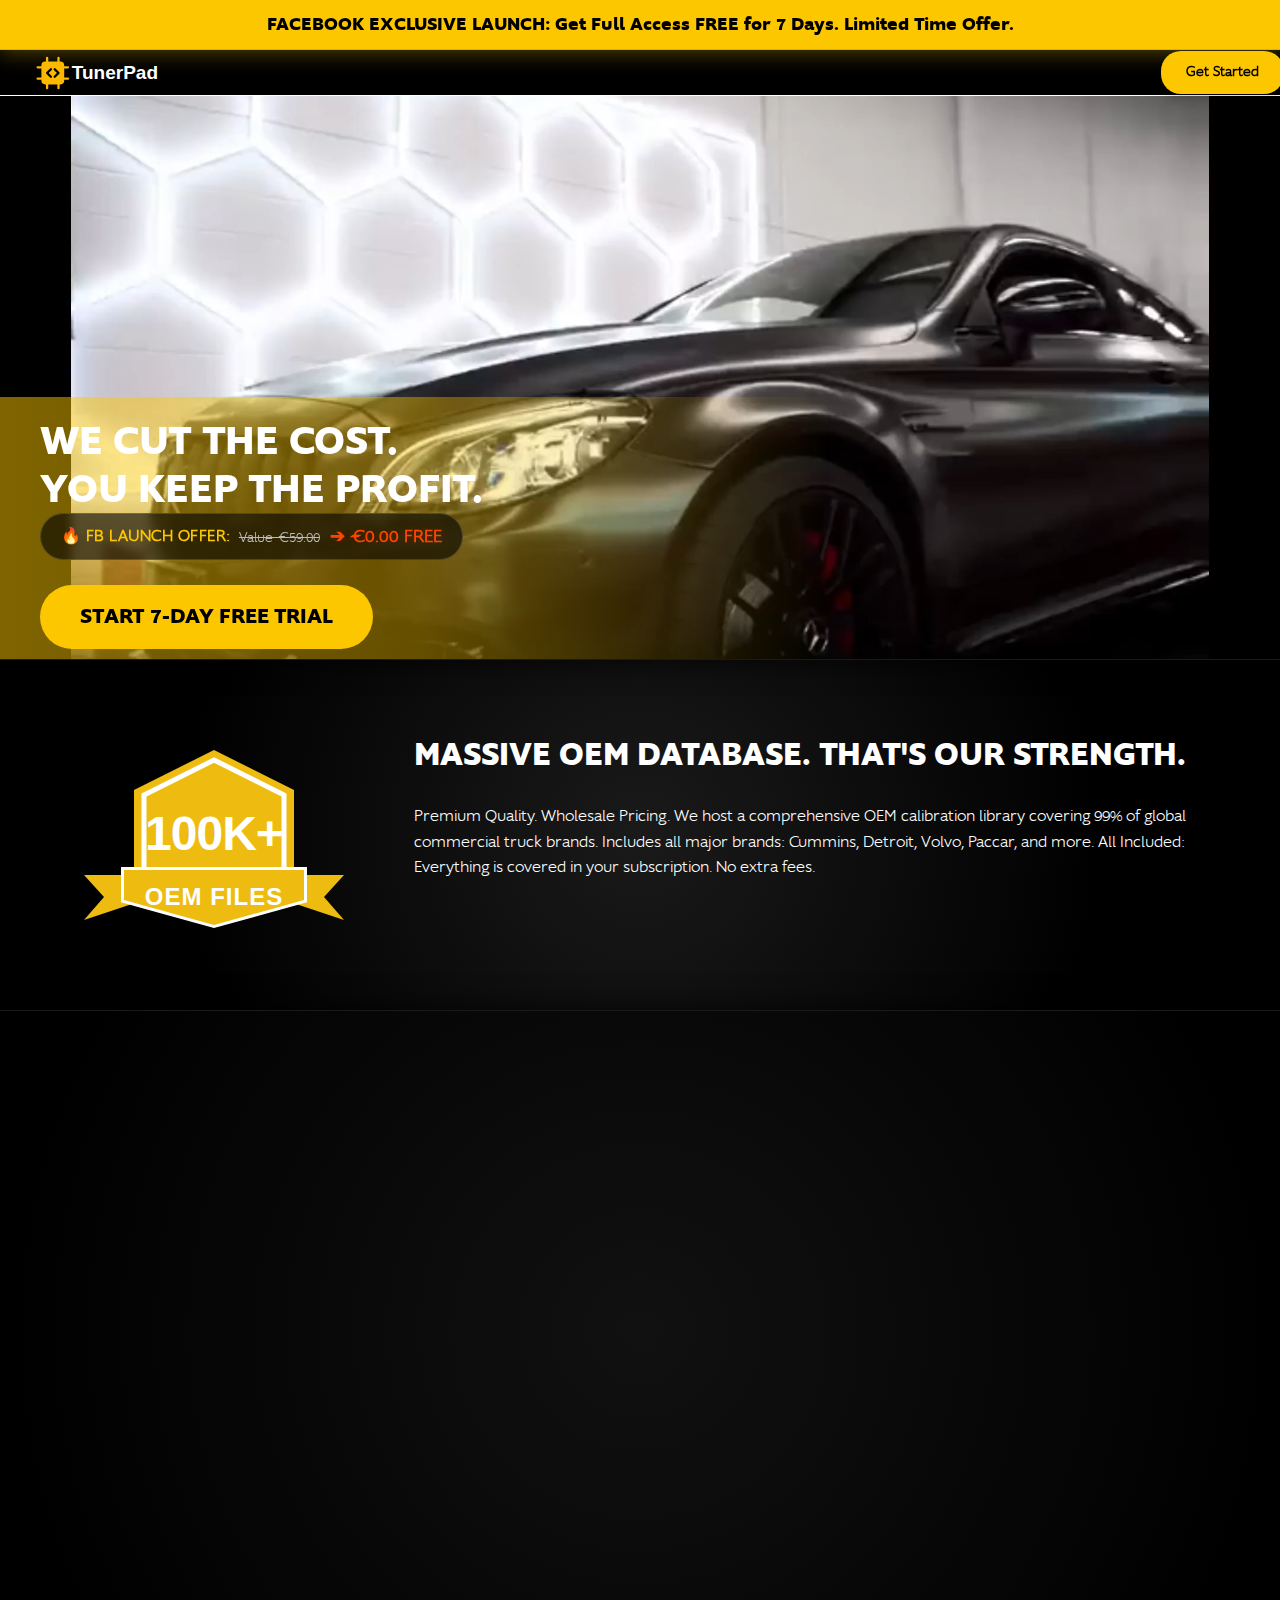
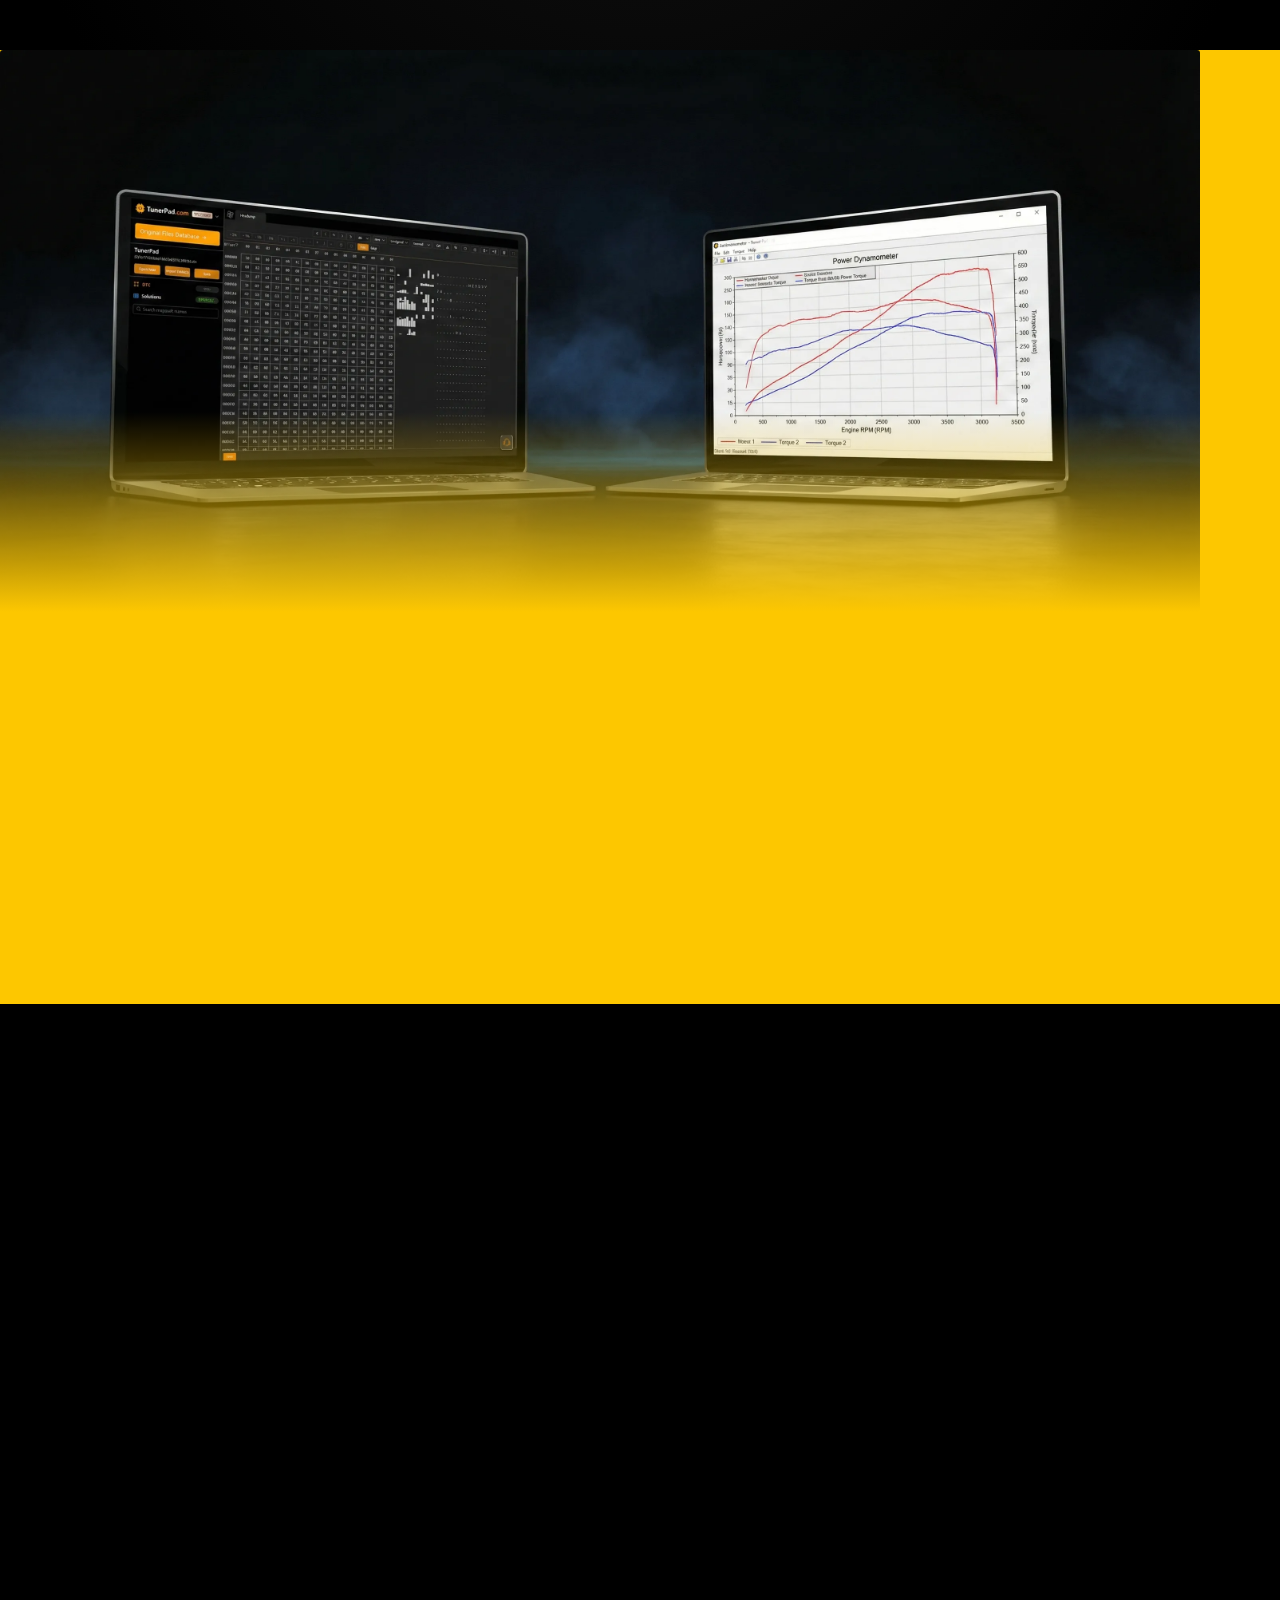
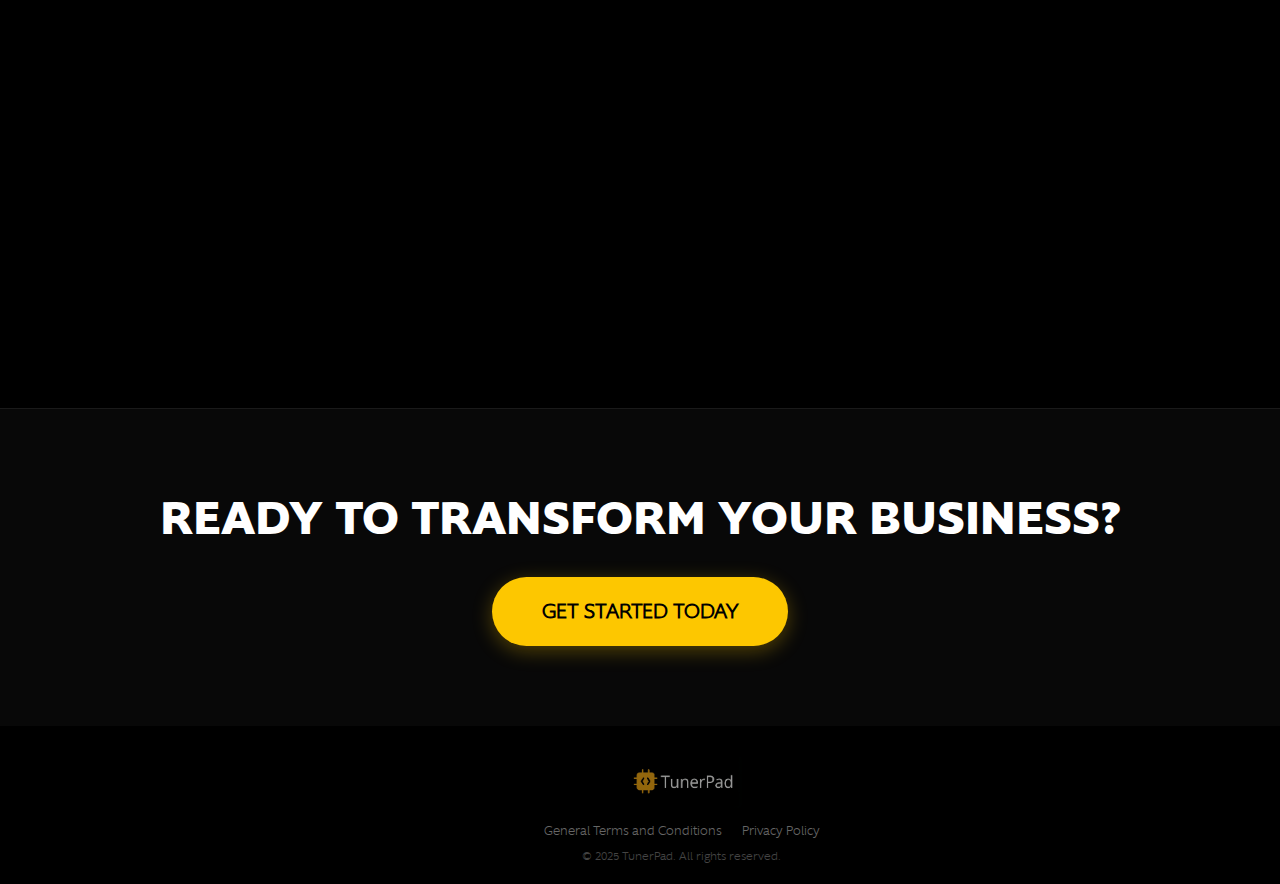
<file: FB-LP/S1_7Day_lowcost/index.html>
﻿﻿﻿﻿﻿﻿﻿﻿﻿﻿<!doctype html>
<html lang="en-US">
<head>
	<!-- Google Tag Manager -->
<script>(function(w,d,s,l,i){w[l]=w[l]||[];w[l].push({'gtm.start':
new Date().getTime(),event:'gtm.js'});var f=d.getElementsByTagName(s)[0],
j=d.createElement(s),dl=l!='dataLayer'?'&l='+l:'';j.async=true;j.src=
'https://www.googletagmanager.com/gtm.js?id='+i+dl;f.parentNode.insertBefore(j,f);
})(window,document,'script','dataLayer','GTM-MNQFZS9B');</script>
<!-- End Google Tag Manager -->
    <meta charset="utf-8">
    <meta name="viewport" content="width=device-width, initial-scale=1, maximum-scale=1.0, user-scalable=no, shrink-to-fit=no">
    <!-- <meta name="description" content="HP Tuners, the home of VCM Suite and the MPVI since 2003. Now enhancing these to new heights with a new feature rich VCM Editor and VCM Scanner, coupled together with the latest generation MPVI2, this is only tuning and diagnostic solution you’ll ever need for your modern OBDII vehicle."/> -->
    <meta name="keywords" content="HPTuners, VCM Suite, MPVI, MPVI2, VCM Editor, VCM Scanner, tuning, OBDII vehicle"/>
    <link rel="apple-touch-icon" sizes="152x152" href="/apple-touch-icon.png">
    <link rel="icon" type="image/png" sizes="32x32" href="/favicon-32x32.png">
    <link rel="icon" type="image/png" sizes="16x16" href="/favicon-16x16.png">
    <meta name="msapplication-TileColor" content="#0f75bd">
    <meta name="theme-color" content="#0f75bd">
    <link rel="profile" href="http://gmpg.org/xfn/11">
	<meta name='robots' content='index, follow, max-image-preview:large, max-snippet:-1, max-video-preview:-1' />
<link rel='stylesheet' id='bootstrap_css-css' href='static/css/bootstrap.min.css' media='all' />
<link rel='stylesheet' id='hpt-styles-css' href='static/css/hpt-styles.css' media='all' />
<link rel='stylesheet' id='storefront-style-css' href='static/css/style.css' media='all' />
<style id='storefront-style-inline-css'>
			.main-navigation ul li a,
			.site-title a,
			ul.menu li a,
			.site-branding h1 a,
			button.menu-toggle,
			button.menu-toggle:hover,
			.handheld-navigation .dropdown-toggle {
				color: #ffffff;
			}
			button.menu-toggle,
			button.menu-toggle:hover {
				border-color: #ffffff;
			}
			.main-navigation ul li a:hover,
			.main-navigation ul li:hover > a,
			.site-title a:hover,
			.site-header ul.menu li.current-menu-item > a {
				color: #ffffff;
			}
			table:not( .has-background ) th {
				background-color: #000000;
			}
			table:not( .has-background ) tbody td {
				background-color: #000000;
			}
			table:not( .has-background ) tbody tr:nth-child(2n) td,
			fieldset
			fieldset legend {
				background-color: #000000;
			}
			.site-header,
			.secondary-navigation ul ul,
			.main-navigation ul.menu > li.menu-item-has-children:after,
			.secondary-navigation ul.menu ul,
			.storefront-handheld-footer-bar,
			.storefront-handheld-footer-bar ul li > a,
			.storefront-handheld-footer-bar ul li.search .site-search,
			button.menu-toggle,
			button.menu-toggle:hover {
				background-color: #000000;
			}
			p.site-description,
			.site-header,
			.storefront-handheld-footer-bar {
				color: #ffffff;
			}
			button.menu-toggle:after,
			button.menu-toggle:before,
			button.menu-toggle span:before {
				background-color: #ffffff;
			}
			h1, h2, h3, h4, h5, h6, .wc-block-grid__product-title {
				color: #333333;
			}
			.widget h1 {
				border-bottom-color: #333333;
			}
			body,
			.secondary-navigation a {
				color: #ffffff;
			}
			.widget-area .widget a,
			.hentry .entry-header .posted-on a,
			.hentry .entry-header .post-author a,
			.hentry .entry-header .post-comments a,
			.hentry .entry-header .byline a {
				color: #ffffff;
			}
			a {
				color: #0f75bd;
			}
			a:focus,
			button:focus,
			.button.alt:focus,
			input:focus,
			textarea:focus,
			input[type="button"]:focus,
			input[type="reset"]:focus,
			input[type="submit"]:focus,
			input[type="email"]:focus,
			input[type="tel"]:focus,
			input[type="url"]:focus,
			input[type="password"]:focus,
			input[type="search"]:focus {
				outline-color: #0f75bd;
			}
			button, input[type="button"], input[type="reset"], input[type="submit"], .button, .widget a.button {
				background-color: #0f75bd;
				border-color: #0f75bd;
				color: #ffffff;
			}
			button:hover, input[type="button"]:hover, input[type="reset"]:hover, input[type="submit"]:hover, .button:hover, .widget a.button:hover {
				background-color: #005ca4;
				border-color: #005ca4;
				color: #ffffff;
			}
			button.alt, input[type="button"].alt, input[type="reset"].alt, input[type="submit"].alt, .button.alt, .widget-area .widget a.button.alt {
				background-color: #0f75bd;
				border-color: #0f75bd;
				color: #ffffff;
			}
			button.alt:hover, input[type="button"].alt:hover, input[type="reset"].alt:hover, input[type="submit"].alt:hover, .button.alt:hover, .widget-area .widget a.button.alt:hover {
				background-color: #005ca4;
				border-color: #005ca4;
				color: #ffffff;
			}
			.pagination .page-numbers li .page-numbers.current {
				background-color: #000000;
				color: #f5f5f5;
			}
			#comments .comment-list .comment-content .comment-text {
				background-color: #000000;
			}
			.site-footer {
				background-color: #f0f0f0;
				color: #6d6d6d;
			}
			.site-footer a:not(.button):not(.components-button) {
				color: #333333;
			}
			.site-footer .storefront-handheld-footer-bar a:not(.button):not(.components-button) {
				color: #ffffff;
			}
			.site-footer h1, .site-footer h2, .site-footer h3, .site-footer h4, .site-footer h5, .site-footer h6, .site-footer .widget .widget-title, .site-footer .widget .widgettitle {
				color: #333333;
			}
			.page-template-template-homepage.has-post-thumbnail .type-page.has-post-thumbnail .entry-title {
				color: #000000;
			}
			.page-template-template-homepage.has-post-thumbnail .type-page.has-post-thumbnail .entry-content {
				color: #000000;
			}
			@media screen and ( min-width: 768px ) {
				.secondary-navigation ul.menu a:hover {
					color: #ffffff;
				}
				.secondary-navigation ul.menu a {
					color: #ffffff;
				}
				.main-navigation ul.menu ul.sub-menu,
				.main-navigation ul.nav-menu ul.children {
					background-color: #000000;
				}
				.site-header {
					border-bottom-color: #000000;
				}
			}
/*# sourceURL=storefront-style-inline-css */
</style>
<link rel='stylesheet' id='storefront-icons-css' href='static/css/icons.css' media='all' />
<link rel='stylesheet' id='storefront-fonts-css' href='static/css/8675ac4b55674f899aebf8f9a5360003.css' media='all' />
<link rel='stylesheet' id='storefront-child-style-css' href='static/css/style_1.css' media='all' />



<script src="static/js/jquery.min.js" id="jquery-core-js"></script>
<script src="static/js/jquery-migrate.min.js" id="jquery-migrate-js"></script>
	<style id="custom-background-css">
body.custom-background { background-color: #000000; }
</style>
			<style id="wp-custom-css">
			li.mega-menu-column.software { min-width:260px; }
.site-content .fa-exclamation-triangle { animation:none; }
.vehicle-supports img.rtd4-icon { display: inline-block; height: 13px; margin-top: 6px; margin-left: 5px; border-radius: 0; }
@media only screen and (max-width: 767.9px)  { .woocommerce-active .site-header .main-navigation { margin-top: -50px; } }
.storefront-secondary-navigation.woocommerce-active .site-header .site-branding { float:none; }
/*PRODUCT L5P ECM*/
.inlineWC .wc-block-grid__products .wc-block-grid__product .price, .inlineWC .wc-block-grid__product-title { color:#FFF; }
.css-tooltip.tdn img { height: 13px; margin-top: 6px; margin-left: 3px; border-radius:0; }
p:empty {
  display: none;
}
.nowraptext {
  white-space: nowrap;
}
.L5PContainer{
	width: 100%;
    height: 100%;
    overflow: hidden;
	max-width: 1200px;
}
.L5PHeadline{
	text-align: left; 
	color: #fff;
    font-weight: 700;
    margin-bottom: 10px;
    font-size: 30px;
}
.L5PText{
	font-size: 20px;
	text-align: left;
}
.L5PTextBold{
	font-size: 20px;
	font-weight: bold;
	margin: 40px 0;
	text-align: left;
	font-family: supranormal,"Source Sans Pro",HelveticaNeue-Light,"Helvetica Neue Light","Helvetica Neue",Helvetica,Arial,"Lucida Grande",sans-serif;
}
/*HERO*/
.L5PHeroImgC{
    position: relative;
}
.L5PHeroTextL {
	position: absolute;
	top: 72px;
  	left: 60px;
   	width: 400px;
}
.imgL5PMain{
	display: block;
  	max-width: 1200px;
	width: 100%;	
}
.imgL5PMain1{
	max-width: 1200px;
	width: 100%;
	display: block;
}
.imgL5PMain2{
	display: none;
}
/*1*/
.L5PTitle1 {
	position: absolute;
    top: 70px;
    right: -2px;
    width: 605px;
}
.imgTitle1{
	display: block;
    width: 605px;
}
.L5PMainTextR1 {
    position: absolute;
    top: 160px;
    right: 60px;
    width: 495px;
}
/*2*/
.L5PTitle2 {
	position: absolute;
    top: 570px;
    left: -2px;
	width: 605px;
}
.imgTitle2{
	display: block;
    width: 605px;
}
.L5PMainTextL2 {
 	position: absolute;
  	top: 660px;
  	left: 60px;
  	width: 510px;
}
/*3*/
.L5PTitle3 {
	position: absolute;
    top: 1445px;
    right: -2px;
    width: 605px;
}
.imgTitle3{
	display: block;
    width: 605px;
}
.L5PMainTextR3 {
    position: absolute;
    top: 1580px;
    right: 60px;
    width: 495px;
}	
/* TABS */
.L5PTabContainer{
	margin-top: 50px;
	margin-bottom: 50px;
}
.L5PTab {
  	overflow: hidden;
  	border-bottom: 0;
	  display:flex;
}
.L5PTab button {
  	background-color: inherit;
  	border: none;
  	outline: none;
  	cursor: pointer;
  	padding: 14px 16px;
  	transition: 0.3s;
  	font-size: 17px;
  	flex: 1 1 33%;
  	color:#fff;
	  border:1px solid #FFF;
}
.L5PTab button:hover {
  	background:#000;
	  color:#0f75bd;
	  border-color:#0f75bd;
}
.L5PTab button.active {
	  background:#000;
  	border-color:#0f75bd;
	  color:#0f75bd;
}
.L5PTabContent {
	  display: none;
  	/* padding: 6px 12px; */
	  padding: 10px 60px;
  	border-top: none;
  	color:#fff;
	  background:#000;
	  border-left:1px solid #FFF;
		border-right:1px solid #FFF;
	  border-bottom:1px solid #FFF; 
}
.L5PContent1{
	position: absolute;
  	top: 115px;
  	left: 600px;
	width: 200px;
	height: 200px;
	visibility: hidden;
}
.L5PContent2{
	position: absolute;
  	top: 515px;
    left: 555px;
	width: 200px;
	height: 200px;
	visibility: hidden;
}
.L5PContent3{
	position: absolute;
  	top: 100px;
    right: 555px;
	width: 200px;
	height: 200px;
	visibility: hidden;
}
/*ANIMATION*/
.fadeIn {
	animation-name: fadeIn;
    -webkit-animation-name: fadeIn;
    animation-duration: .5s;
    -webkit-animation-duration: .5s;
    animation-timing-function: ease-in-out;
    -webkit-animation-timing-function: ease-in-out;
}
@keyframes fadeIn {
	0% {opacity:0;}
	100% {opacity:1;}
}
@-moz-keyframes fadeIn {
	0% {opacity:0;}
	100% {opacity:1;}
}
@-webkit-keyframes fadeIn {
	0% {opacity:0;}
	100% {opacity:1;}
}
@-o-keyframes fadeIn {
	0% {opacity:0;}
	100% {opacity:1;}
}
@-ms-keyframes fadeIn {
	0% {opacity:0;}
	100% {opacity:1;}
}
.fa-exclamation-triangle{
	transition: all 1s ease;
 	animation: pulse 8s infinite;
}
@keyframes pulse{
  	0%{transform: scale(.75);}
  	25%{transform: scale(1);}
  	50%{transform: scale(.75);}
	75%{transform: scale(1);}
  	100%{transform: scale(.75);
  }
}
/*VIDEO*/
.videoL5P1 {
	width:49%;
	height: 330px;
	float:left;
}
.videoL5P2 {
	width:49%;
	height: 330px;
	float: right;
}
@media screen and (max-width: 1270px) {
	.L5PHeroTextL {
		top: 5%;
    	width: 400px;
	}	
	.L5PTitle2 {
    	top: 490px;
	}
	.L5PMainTextL2 {
  		top: 590px;
  		width: 540px;
	}
	.L5PTitle3 {
    	top: 1300px;
	}
	.L5PMainTextR3 {
    	top: 1440px;
	}	
}
@media screen and (max-width: 1190px) {
	.imgL5PMain1{
		display: none !important;
	}
	.imgL5PMain2{
		width: 100% !important;
		display: block !important;
		padding-top: 40px;
	}
	.L5PHeadline{
	padding-top:30px;	
	}
	.L5PHeroTextL{
		position: static !important;
		width: 100% !important;
	}
	.L5PTitle1{
		position: static !important;
		width: 100% !important;
		padding-top: 30px;
	}
	.L5PMainTextR1{
		position: static !important;
		width: 100% !important;
	}
	.L5PTitle2{
		position: static !important;
		width: 100% !important;
		padding: 10px 0;
	}
	.L5PMainTextL2{
		position: static !important;
		width: 100%;
	}
	.L5PTitle3{
		padding: 30px 0;
		position: static !important;
		width: 100% !important;
	}
	.L5PMainTextR3{
		position: static !important;
		width: 100% !important;
	}
	.imgTitle1 {
		width: 100% !important;
	}
	.imgTitle2 {
		width: 100% !important;
	}
	.imgTitle3 {
		width: 100% !important;
	}
}
@media screen and (max-width: 768px) {
	.L5PTab { 
	    flex-direction: column;
	}
	.L5PTabContent {
		  padding:10px 30px;
	}
	.L5PTab button {
		width: 100% !important;
		height: auto !important;
	}
	.videoL5P1 {
		width:100% !important;
		height: 250px;
}
	.videoL5P2 {
		width:100% !important;
		height: 250px;
		float: none !important;
		padding-top: 20px;
	}
}
/*END PRODUCT L5P ECM*/
/* SEMA 2020*/	
/* SEMA Contnet */
.whiteCapTitle {
	color:#ffffff; 
	font-size: 2em; 
	margin: 0px;
}
.blueCapTitle {
	color:#0f75bd; 
	text-transform: uppercase; 
	font-size: 1.3em ; 
}
/* SEMA BTN */
.btnStyleBorder1 {
	-webkit-appearance: none;
	background: transparent;
	border: 2px solid #0f75bd;
	color: #ffffff;
	display: inline-block;
	letter-spacing: .18em;
	padding: 10px 40px;
	position: relative;
	text-align: center;
	text-transform: uppercase;
	transition: .5s;
	text-decoration:none;
	font-weight:500;
}
.btnStyleBorder1::after, .btnStyleBorder1::before {
	-webkit-transform: scale(0);
	bottom: -1px;
	box-sizing: border-box;
	content: "";
	left: -1px;
	position: absolute;
	right: -1px;
	top: -1px;
	transition: .5s;
	transition-delay: .25s;
	z-index: 30;
}
.btnStyleBorder1::before {
	-webkit-transform-origin: 0 100%;
	border-bottom: 2px solid #0f75bd;
	border-left: 2px solid #0f75bd;
}
.btnStyleBorder1::after {
	-webkit-transform-origin: 100% 0;
	border-right: 3px solid #ffffff;
	border-top: 3px solid #ffffff;
}
.btnStyleBorder1:hover {
	color: #0f75bd;
}
.btnStyleBorder1:hover::before{
	transform: scale(1);
}
.btnStyleBorder1:hover::after{
	transform: scale(1);
}
/* Subscribe Box - Image BG */
.containerSEMASubscribe {
  position: relative;
  width: 100%;
}
.containerSEMASubscribe img {
  width: 100%;
  height: auto;
}
.containerSEMASubscribe .SEMASubscribeField {
  position: absolute;
  top: 76%;
  left: 31%;
  transform: translate(-55%, -75%);
  -ms-transform: translate(-55%, -75%);
}
@media only screen and (max-width: 850px) {
.containerSEMASubscribe .SEMASubscribeField {
  transform: translate(-30%, -45%) !important;
  -ms-transform: translate(-30%, -45%) !important;
}
.containerSEMASubscribe .SEMASubscribeField {
	top: 50% !important;
	}
}
/*NEW PCM*/		
.newPCMHeroTextL {
	position: absolute;
	top: 72px;
  	left: 60px;
   	width: 30%;
}
.newPCMImgTextR {
    position: absolute;
    top: 56px;
    right: 60px;
    width: 495px;
}
.newPCMText{
	font-size: 20px;
	text-align: left;
}
.padTopPCM{
	padding-top: 20px;
		}		
.newPCMTextBold{
	font-size: 20px;
	font-weight: bold;
	margin: 40px 0;
	text-align: left;
	font-family: supranormal,"Source Sans Pro",HelveticaNeue-Light,"Helvetica Neue Light","Helvetica Neue",Helvetica,Arial,"Lucida Grande",sans-serif;
}
.newPCMContainer{
	width: 100%;
    height: 100%;
	max-width: 1200px;
}
.newPCMPHeroImgC{
    position: relative;
}
.newPCMHero2Img{
	display: block;
  	max-width: 1200px;
	width: 100%;	
}
.newPCMNoteContainer{
	background-color: #000;
	padding: 55px;
}
.newPCMNote{
	border: 1px #fff solid;
	border-width: 1px 8px 1px 1px;
	padding: 50px;
}
.newPCMLineArt {
    float: left;
	margin: 8px 52px 12px 0;
    background-image: url(static/images/dodge_pcm_note-e1615823694902.png);
	width: 169px;
    height: 229px;
    background-size: cover;
}
.newPCMNoteHeadline{
    color: #fff;
    font-weight: 700;
	margin-bottom: 10px;
	font-size: 30px;
	text-align: left;
}
.newPCMNoteText{
	text-align: left;
	font-size: 20px;
	margin: 0;
}
.newPCMBox{
	max-width: 1200px;
	width: 100%;
	display: block;
}
.newPCMNoteBox {
	border: 1px solid rgba(255, 255, 255, 0.81);
    background-color: rgba(0, 0, 0, 0.2);
	border-width: 1px 8px 1px 1px;
    color: #fff;
	position: relative;
    padding: 20px;
    margin: 20px 0px;
}
@media screen and (max-width: 1200px) {
.newPCMNoteHeadline {
	margin-top: 20px;
	}
.newPCMText{
	padding: 10px 0;		
	}
.newPCMNoteText{
	margin-top: 20px;	
	}	
.newPCMHeroTextL{
	position: static !important;
	width: 100% !important;
	}
.newPCMMainTextR{
	position: static !important;
	width: 100% !important;
	}
.newPCMImgTextR{
	position: static !important;
	width: 100% !important;
	}
.newPCMLineArt {
    float: none;
    margin: 0;
   	}
.newPCMNote{
	padding:20px;
	}	
.newPCMNoteContainer{
	padding:15px;
	}	
}
/*END NEW PCM*/		</style>
						<style type="text/css" id="c4wp-checkout-css">
					.woocommerce-checkout .c4wp_captcha_field {
						margin-bottom: 10px;
						margin-top: 15px;
						position: relative;
						display: inline-block;
					}
				</style>
							<style type="text/css" id="c4wp-v3-lp-form-css">
				.login #login, .login #lostpasswordform {
					min-width: 350px !important;
				}
				.wpforms-field-c4wp iframe {
					width: 100% !important;
				}
			</style>
	    <!-- Global AMP site tag  -->
<style>
    html, body {
        overflow-x: hidden !important;
        overflow-y: visible !important;
        height: auto !important;
        min-height: 100%;
    }
    #page {
        overflow: visible !important;
        height: auto !important;
    }
</style>
<style>
/* Restore fourthSect separator line color for yellow background */
.hpt_home_content .fourthSect .two-col > div:last-child::before {
    border-left-color: #000000;
}

/* Scroll Animations */
.animate-on-scroll {
    opacity: 0;
    transform: translateY(30px);
    transition: opacity 0.8s ease-out, transform 0.8s ease-out;
}
.animate-on-scroll.is-visible {
    opacity: 1;
    transform: translateY(0);
}
.delay-100 { transition-delay: 0.1s; }
.delay-200 { transition-delay: 0.2s; }
.delay-300 { transition-delay: 0.3s; }
.delay-400 { transition-delay: 0.4s; }
.animate-popular-scroll {
    opacity: 0;
    transform: scale(1.05) translateY(30px) !important;
    transition: opacity 0.8s ease-out, transform 0.8s ease-out;
}
.animate-popular-scroll.is-visible {
    opacity: 1;
    transform: scale(1.05) translateY(0) !important;
}
.animate-dimmed-scroll {
    opacity: 0;
    transform: translateY(30px);
    transition: opacity 0.8s ease-out, transform 0.8s ease-out;
}
.animate-dimmed-scroll.is-visible {
    opacity: 0.6;
    transform: translateY(0);
}
</style>
<script>
document.addEventListener("DOMContentLoaded", function() {
    const observerOptions = {
        root: null,
        rootMargin: '0px',
        threshold: 0.1
    };

    const observer = new IntersectionObserver((entries, observer) => {
        entries.forEach(entry => {
            if (entry.isIntersecting) {
                entry.target.classList.add('is-visible');
                observer.unobserve(entry.target); // Only animate once
            }
        });
    }, observerOptions);

    document.querySelectorAll('.animate-on-scroll, .animate-popular-scroll, .animate-dimmed-scroll').forEach(el => {
        observer.observe(el);
    });
});
</script>
</head>
<body class="home wp-singular page-template-default page page-id-9 custom-background wp-custom-logo wp-embed-responsive wp-theme-storefront wp-child-theme-hptuners-storefront-child theme-storefront wc-braintree-body woocommerce-no-js page-welcome group-blog storefront-full-width-content storefront-secondary-navigation storefront-align-wide right-sidebar woocommerce-active">
 <!-- Google Tag Manager (noscript) -->
<noscript><iframe src="https://www.googletagmanager.com/ns.html?id=GTM-MNQFZS9B"
height="0" width="0" style="display:none;visibility:hidden"></iframe></noscript>
<!-- End Google Tag Manager (noscript) -->
<div id="page" class="hfeed site">
        <!-- Top Urgency Bar -->
        <div id="urgency-bar" style="font-weight: 800; text-align: center; padding: 12px 10px; font-family: 'suprabold', sans-serif; font-size: 18px; position: fixed; top: 0; left: 0; width: 100%; z-index: 10000; box-sizing: border-box; height: auto; min-height: 50px; line-height: 1.4; display: flex; align-items: center; justify-content: center;">
            FACEBOOK EXCLUSIVE LAUNCH: Get Full Access FREE for 7 Days. Limited Time Offer.
        </div>
        <script>
            /*
            (function() {
                var timerElement = document.getElementById('countdown-timer');
                var totalSeconds = 48 * 3600;
                setInterval(function() {
                    totalSeconds--;
                    var hours = Math.floor(totalSeconds / 3600);
                    var minutes = Math.floor((totalSeconds % 3600) / 60);
                    var seconds = totalSeconds % 60;
                    if (hours < 10) hours = "0" + hours;
                    if (minutes < 10) minutes = "0" + minutes;
                    if (seconds < 10) seconds = "0" + seconds;
                    timerElement.textContent = hours + ":" + minutes + ":" + seconds;
                    if (totalSeconds <= 0) totalSeconds = 48 * 3600;
                }, 1000);
            })();
            */
        </script>
	    <header id="masthead" class="site-header" role="banner" style="top: 50px !important;">
		<div class="col-full" style="display: flex; justify-content: space-between; align-items: center; max-width: 98% !important; width: 100% !important; padding: 0 30px !important;">		<a class="skip-link screen-reader-text" href="#site-navigation">Skip to navigation</a>
		<a class="skip-link screen-reader-text" href="#content">Skip to content</a>
				<div class="site-branding">
			<a href="index.html" class="custom-logo-link" rel="home" aria-current="page"><img src="static/picture/tunerpad_logo.svg" class="custom-logo" alt="TunerPad" decoding="async" fetchpriority="high" style="max-height: 40px; width: auto;" /></a>		</div>
			<div class="header-cta" style="margin-right: 60px;">
				<a href="http://sh-test-fox.mft100.cn/tp/promotion?utm_source=fb&utm_medium=organic&utm_campaign=lowercost&pid=prod_T3wdUEMRXFGqTv&pk=lp_essential_yearly_7&coupon=xvVMDT3p" class="button" style="background-color: #FDC700; color: #000; padding: 10px 25px; text-decoration: none; border-radius: 20px; font-weight: bold; font-size: 14px; box-shadow: 0 4px 10px rgba(0,0,0,0.2);">Get Started</a>
			</div>
			</div>
    </header>
	    <div id="content" class="site-content" tabindex="-1">
        <div class="col-full">
<div class="woocommerce"></div>
	<div id="primary" class="content-area">
		<main id="main" class="site-main" role="main">
			<div class="mainSect">
				<video playsinline autoplay muted loop poster="static/video/poster.jpg" id="bgvid">
					<source src="static/video/hero_compressed.mp4" type="video/mp4">
					<source src="static/video/hero.webm" type="video/webm">
				</video>
				<div class="content-home">
					<h1 class="hero-title">WE CUT THE COST. <br>YOU KEEP THE PROFIT.</h1>
<style>
@keyframes pulse-glow {
    0% { transform: scale(1); box-shadow: 0 5px 15px rgba(0,0,0,0.3); }
    50% { transform: scale(1.05); box-shadow: 0 0 25px rgba(253, 199, 0, 0.6); }
    100% { transform: scale(1); box-shadow: 0 5px 15px rgba(0,0,0,0.3); }
}
.btn-pulse {
    animation: pulse-glow 2.5s infinite ease-in-out;
}
.price-tag-container {
    display: inline-flex;
    align-items: center;
    justify-content: center;
    flex-wrap: wrap;
    gap: 8px;
    background: rgba(0, 0, 0, 0.6);
    padding: 8px 20px;
    border-radius: 50px;
    backdrop-filter: blur(5px);
    border: 1px solid rgba(255, 255, 255, 0.15);
    margin-bottom: 25px;
    max-width: 90%;
}
</style>
                    <div class="price-tag-container">
                        <span style="color: #FDC700; font-weight: bold; font-size: 1em; letter-spacing: 0.5px;">🔥 FB LAUNCH OFFER:</span>
                        <span style="white-space: nowrap; font-size: 1em;">
                            <span style="color: #bbb; text-decoration: line-through; margin-right: 6px; font-size: 0.9em;">Value €59.00</span>
                            <span style="color: #FF4500; font-weight: 900; font-size: 1.1em; text-shadow: 0 0 10px rgba(255, 69, 0, 0.2);">➔ €0.00 FREE</span>
                        </span>
                    </div>
					<br>
					<a href="http://sh-test-fox.mft100.cn/workspace?utm_source=1&utm_medium=2&utm_campaign=3" class="btn-cta-hero btn-pulse" style="display: inline-block; padding: 15px 40px; background-color: #FDC700; color: #000; font-family: 'suprabold', sans-serif; font-size: 1.3em; text-decoration: none; border-radius: 50px; transition: all 0.3s ease;">START 7-DAY FREE TRIAL</a>

				</div>
				<div class="gradient-fade-to-white"></div>
			</div>
			<div class="hpt_home_content">
				<div class="introSect section section-full-in-col-full" style="background: radial-gradient(circle at center, #1c1c1c 0%, #000000 100%);">
					<div class="inner-container">
						<div class="flex">
							<div class="image animate-on-scroll">
								<img src="static/picture/100k_oem_files.svg" alt="100K+ OEM FILES" height="195" width="300" />
							</div>
							<div class="text animate-on-scroll delay-100">
								<h2 style="color: #ffffff; margin-bottom: 30px;">MASSIVE OEM DATABASE. THAT'S OUR STRENGTH.</h2>
								<p style="color: #ffffff;">Premium Quality. Wholesale Pricing. We host a comprehensive OEM calibration library covering 99% of global commercial truck brands. Includes all major brands: Cummins, Detroit, Volvo, Paccar, and more. All Included: Everything is covered in your subscription. No extra fees.</p>
							</div>
						</div>
						<div class="text-center"></div>
					</div>
				</div>
				<div class="globalb section section-full-in-col-full" style="position: relative; background: radial-gradient(circle at 50% 50%, #111 0%, #000 90%); padding: 80px 0;">
					<div class="inner-container" style="max-width: 1400px; margin: 0 auto; padding: 0 40px; display: flex; align-items: center; justify-content: space-between; flex-wrap: wrap; gap: 60px;">
						
						<!-- Comparison Cards (Left) -->
						<div class="comparison-wrapper" style="display: flex; justify-content: center; gap: 30px; flex: 1 1 600px; align-items: stretch;">
							
							<!-- OLD WAY -->
							<div class="compare-card animate-on-scroll delay-100" style="flex: 1; min-width: 280px; background: rgba(255, 255, 255, 0.03); border: 1px solid #333; border-radius: 16px; padding: 30px 20px; text-align: center; position: relative;">
								<h3 style="color: #888; font-size: 1em; text-transform: uppercase; letter-spacing: 2px; margin-bottom: 20px;">Others (Credit System)</h3>
								<div style="font-size: 3.5em; margin-bottom: 15px; line-height: 1;">❌</div>
								<h4 style="color: #ff4d4d; font-size: 1.5em; margin-bottom: 10px; font-weight: bold;">High & Unpredictable</h4>
								<p style="font-size: 1.1em; color: #fff; margin-bottom: 10px; font-weight: bold;">10 Files = <span style="color: #ff4d4d;">€500+ Cost</span></p>
								<p style="font-size: 0.9em; color: #999; line-height: 1.5;">Traditional tools punish your growth.<br>Every single car costs you more money in tokens.</p>
							</div>

							<!-- OUR WAY -->
							<div class="compare-card animate-on-scroll delay-200" style="flex: 1; min-width: 280px; background: rgba(253, 199, 0, 0.08); border: 2px solid #FDC700; border-radius: 16px; padding: 30px 20px; text-align: center; position: relative; box-shadow: 0 0 50px rgba(253, 199, 0, 0.15);">
								<div style="position: absolute; top: -14px; left: 50%; transform: translateX(-50%); background: #FDC700; color: #000; padding: 4px 18px; border-radius: 20px; font-weight: 800; font-size: 0.8em; letter-spacing: 0.5px;">THE NEW STANDARD</div>
								<h3 style="color: #FDC700; font-size: 1em; text-transform: uppercase; letter-spacing: 2px; margin-bottom: 20px;">TunerPad (Our Way)</h3>
								<div style="font-size: 3.5em; margin-bottom: 15px; line-height: 1;">✅</div>
								<h4 style="color: #fff; font-size: 1.5em; margin-bottom: 10px; font-weight: bold;">Flat & Unlimited</h4>
								<p style="font-size: 1.1em; color: #fff; margin-bottom: 10px; font-weight: bold;">Unlimited Files = <span style="color: #FDC700;">Flat Monthly Fee</span></p>
								<p style="font-size: 0.9em; color: #ccc; line-height: 1.5;">Because we removed the credit system,<br>you can tune unlimited cars without extra cost.</p>
							</div>

						</div>

						<!-- Title Section (Right) -->
						<div class="text-content animate-on-scroll" style="flex: 1 1 400px; text-align: left; padding-left: 20px;">
							<h2 style="font-family: 'suprabold', sans-serif; font-size: 3.5em; color: #fff; margin-bottom: 25px; text-transform: uppercase; line-height: 1.1;">WE KILLED THE<br>CREDIT SYSTEM.</h2>
							<p style="font-size: 1.8em; color: #FDC700; font-weight: bold; margin-bottom: 25px; line-height: 1.3;">Save up to 80% on your monthly file costs.</p>
							<p style="font-size: 1.1em; color: #ccc; line-height: 1.6;">Don't let per-file fees eat your profit margin. With TunerPad, you pay one flat rate and tune as much as you want. It's that simple.</p>
						</div>

					</div>
				</div>

				<div class="fourthSect section section-full-in-col-full" style="background-color: #FDC700;">
					<div class="hero" style="position: relative;">
						<picture>
							<source srcset="static/images/computer.webp" type="image/webp">
							<source media="(min-width:800px)" srcset="static/images/computer.jpg" width="100%" height="700">
							<img src="static/images/computer.jpg" alt="HPT Family" width="1200" height="800">
						</picture>
						<div style="position: absolute; bottom: 0; left: 0; width: 100%; height: 200px; background: linear-gradient(to bottom, rgba(217, 170, 0, 0) 0%, #FDC700 100%);"></div>
					</div>
					<div class="inner-container two-col" style="padding-top: 60px; padding-bottom: 60px;">
						<div class="animate-on-scroll">
							<h2 class="title" style="font-size: 3.5em; color: #000000; margin-bottom: 40px; line-height: 1;"><span class="suprabold">UNLIMITED PROFIT</span></h2>
							<p data-mh="matchThis" style="color: #000000;">Stop letting "credit fees" eat your margins. Traditional platforms punish you for being busy—the more you tune, the more you pay. We reward your growth. With our flat subscription, your cost per vehicle drops to near zero as you scale.</p>
							<div style="text-align:center"></div>
						</div>
						<div class="animate-on-scroll delay-100">
							<h2 class="title" style="font-size: 3.5em; color: #000000; margin-bottom: 40px; line-height: 1;"><span class="suprabold">DYNO VERIFIED</span></h2>
							<p data-mh="matchThis" style="color: #000000;">We don't scrape forums for random files. Our database is engineered by Master Tuners and rigorously tested on the dyno for real-world reliability. We prioritize safe EGTs, smooth shifting, and optimal fuel economy.</p>
							<div style="text-align:center"></div>
						</div>
					</div>
				</div>
				<div class="pricing-section section section-full-in-col-full" style="background-color: #000000; padding: 40px 0; color: #fff; position: relative;">
					<!-- Background effects removed for Pure Black mode -->
					<div class="inner-container" style="position: relative; z-index: 2; text-align: center; max-width: 1200px; margin: 0 auto; padding: 0 20px;">
						
						<div style="margin-bottom: 30px;">
							<h2 class="animate-on-scroll" style="font-family: 'suprabold', sans-serif; font-size: 2.5em; margin-bottom: 10px; color: #fff;">CHOOSE YOUR POWER PLAN</h2>
							<p class="animate-on-scroll delay-100" style="color: #ccc; font-size: 1.1em; max-width: 600px; margin: 0 auto;">Unlock professional tuning capabilities with flexible pricing designed for your workshop's needs.</p>
						</div>

						<div class="pricing-toggle animate-on-scroll delay-100" style="display: flex; justify-content: center; align-items: center; gap: 15px; margin-bottom: 30px; font-family: 'supranormal', sans-serif;">
							<span id="monthly-label" style="cursor: pointer; opacity: 1; transition: 0.3s; font-size: 1em; color: #fff; font-weight: bold;" onclick="switchPricing('monthly')">Pay Monthly</span>
							<div class="toggle-switch" style="width: 50px; height: 26px; background: #333; border-radius: 20px; position: relative; cursor: pointer; box-shadow: inset 0 2px 5px rgba(0,0,0,0.5);" onclick="togglePricing()">
								<div class="toggle-circle" style="width: 20px; height: 20px; background: #FDC700; border-radius: 50%; position: absolute; top: 3px; left: 3px; transition: 0.3s; box-shadow: 0 2px 5px rgba(0,0,0,0.3);"></div>
							</div>
							<span id="yearly-label" style="cursor: pointer; font-weight: normal; color: #888; font-size: 1em; opacity: 0.6;" onclick="switchPricing('yearly')">Pay Yearly</span>
							<span style="color: #ff4d4d; font-size: 0.8em; font-weight: bold; margin-left: 10px;">Save 30% with yearly billing</span>
						</div>

						<div class="pricing-cards" style="display: flex; justify-content: center; gap: 20px; flex-wrap: wrap; align-items: stretch;">
							
							<!-- Basic Card -->
							<div class="pricing-card animate-dimmed-scroll delay-200" style="background: #151515; border: 1px solid #333; border-radius: 12px; padding: 25px 20px; width: 300px; text-align: left; position: relative; transition: all 0.3s ease; display: flex; flex-direction: column;">
								<h3 style="color: #fff; font-size: 1.4em; margin-bottom: 10px; font-family: 'suprabold', sans-serif;">Basic</h3>
								<div class="price-display" style="margin-bottom: 15px;">
									<div class="yearly-price" style="display: none;">
										<span style="font-size: 2.2em; font-weight: bold; color: #fff;">€27.25</span><span style="color: #888; font-size: 0.9em;">/mo</span>
										<p style="color: #888; font-size: 0.8em; margin-top: 3px;">Billed €329 yearly</p>
									</div>
									<div class="monthly-price">
										<span style="font-size: 2.2em; font-weight: bold; color: #fff;">€39</span><span style="color: #888; font-size: 0.9em;">/mo</span>
										<p style="color: #888; font-size: 0.8em; margin-top: 3px;">&nbsp;</p>
									</div>
								</div>
								<div style="flex-grow: 1;">
									<ul style="list-style: none; padding: 0; line-height: 1.8; color: #ccc; font-size: 0.85em;">
										<li style="border-bottom: 1px solid #222; padding: 5px 0;">✓ 20 DTC Off Per Month</li>
										<li style="border-bottom: 1px solid #222; padding: 5px 0; text-decoration: line-through; color: #555;">✕ 0 Solutions Per Month</li>
										<li style="border-bottom: 1px solid #222; padding: 5px 0;">✓ 5 Original File Download</li>
										<li style="border-bottom: 1px solid #222; padding: 5px 0;">✓ Tuning Editor Features</li>
										<li style="padding: 5px 0;">✓ DAMOS Import</li>
									</ul>
								</div>
								<a href="http://sh-test-fox.mft100.cn/workspace?utm_source=1&utm_medium=2&utm_campaign=3" class="btn-pricing" style="display: block; width: 100%; padding: 10px; text-align: center; border: 1px solid #fff; background: transparent; color: #fff; border-radius: 25px; margin-top: 20px; text-decoration: none; font-weight: bold; transition: 0.3s; font-size: 0.9em;">Buy Now</a>
							</div>

							<!-- Essential Card (Popular) -->
							<div class="pricing-card popular animate-popular-scroll delay-300" style="background: #1a1a1a; border: 2px solid #FDC700; border-radius: 12px; padding: 25px 20px; width: 300px; text-align: left; position: relative; transform: scale(1.05); z-index: 10; box-shadow: 0 0 30px rgba(253, 199, 0, 0.15); display: flex; flex-direction: column;">
								<div style="position: absolute; top: -12px; left: 50%; transform: translateX(-50%); background: #FDC700; color: #000; padding: 3px 15px; border-radius: 20px; font-weight: bold; font-size: 0.7em; letter-spacing: 1px;">MOST POPULAR</div>
								<h3 style="color: #fff; font-size: 1.4em; margin-bottom: 10px; font-family: 'suprabold', sans-serif;">Essential</h3>
								<div class="price-display" style="margin-bottom: 15px;">
                                    <div class="yearly-price" style="display: none;">
                                        <div style="font-size: 2.2em; font-weight: bold; color: #FDC700;">€41.25</div><span style="color: #888; font-size: 0.9em;">/mo</span>
                                        <p style="color: #888; font-size: 0.8em; margin-top: 3px;">Billed €495 yearly</p>
                                    </div>
									<div class="monthly-price">
                                        <!-- FOMO Bar -->
                                        <div style="margin-bottom: 10px; background: rgba(255, 69, 0, 0.1); border: 1px solid #ff4500; border-radius: 4px; padding: 5px; font-size: 0.8em; color: #ff4d4d; font-weight: bold; display: inline-block;">
                                            🔥 Only 14 Spots Left Today
                                        </div>
                                        
                                        <div style="font-size: 2.2em; font-weight: bold; color: #FDC700; display: flex; align-items: center; gap: 10px;">
                                            €0.00 Today 
                                            <span style="background: #ff4500; color: #fff; font-size: 0.4em; padding: 2px 6px; border-radius: 4px; vertical-align: middle; text-transform: uppercase; letter-spacing: 0.5px;">FB Special</span>
                                        </div>
                                        <p style="color: #fff; font-size: 0.9em; margin-top: 5px; font-weight: bold;">Then €59/mo</p>
                                        <p style="color: #888; font-size: 0.8em; margin-top: 3px;">Billed monthly after 7 days</p>
                                        <p style="color: #888; font-size: 0.8em; margin-top: 3px;">Cancel anytime</p>
                                        
                                        <!-- Progress Bar for FOMO -->
                                        <div style="margin-top: 10px; text-align: left;">
                                            <p style="color: #ccc; font-size: 0.75em; margin-bottom: 3px;">Offer valid for first 200 FB users</p>
                                        <div style="width: 100%; height: 6px; background: #333; border-radius: 3px; overflow: hidden;">
                                            <div style="width: 93%; height: 100%; background: #FDC700;"></div>
                                        </div>
                                        <p style="color: #FDC700; font-size: 0.7em; margin-top: 3px; text-align: right;">186/200 Claimed</p>
                                        </div>
                                    </div>
								</div>
								<div style="flex-grow: 1;">
									<ul style="list-style: none; padding: 0; line-height: 1.8; color: #ccc; font-size: 0.85em;">
										<li style="border-bottom: 1px solid #333; padding: 5px 0;">✓ 300 DTC Off Per Month</li>
										<li style="border-bottom: 1px solid #333; padding: 5px 0; color: #fff; font-weight: bold;">✓ 100 Solutions Per Month</li>
										<li style="border-bottom: 1px solid #333; padding: 5px 0;">✓ 5 Original File Download</li>
										<li style="border-bottom: 1px solid #333; padding: 5px 0;">✓ Tuning Editor Features</li>
										<li style="padding: 5px 0;">✓ DAMOS Import</li>
									</ul>
								</div>
								<a href="http://sh-test-fox.mft100.cn/tp/promotion?utm_source=1&utm_medium=2&utm_campaign=3&fbclid=4&pid=prod_T3wdUEMRXFGqTv&pk=lp_essential_yearly_7&coupon=xvVMDT3p" id="essential-btn" class="btn-pricing" style="display: block; width: 100%; padding: 10px; text-align: center; background: #FDC700; color: #000; border-radius: 25px; margin-top: 20px; text-decoration: none; font-weight: bold; transition: 0.3s; box-shadow: 0 5px 15px rgba(253, 199, 0, 0.3); font-size: 0.9em;">START FREE TRIAL</a>
							</div>

							<!-- Premium Card -->
							<div class="pricing-card animate-dimmed-scroll delay-400" style="background: #151515; border: 1px solid #333; border-radius: 12px; padding: 25px 20px; width: 300px; text-align: left; position: relative; transition: all 0.3s ease; display: flex; flex-direction: column;">
								<h3 style="color: #fff; font-size: 1.4em; margin-bottom: 10px; font-family: 'suprabold', sans-serif;">Premium</h3>
								<div class="price-display" style="margin-bottom: 15px;">
									<div class="yearly-price" style="display: none;">
										<span style="font-size: 2.2em; font-weight: bold; color: #fff;">€69.25</span><span style="color: #888; font-size: 0.9em;">/mo</span>
										<p style="color: #888; font-size: 0.8em; margin-top: 3px;">Billed €899 yearly</p>
									</div>
									<div class="monthly-price">
										<span style="font-size: 2.2em; font-weight: bold; color: #fff;">€99</span><span style="color: #888; font-size: 0.9em;">/mo</span>
										<p style="color: #888; font-size: 0.8em; margin-top: 3px;">&nbsp;</p>
									</div>
								</div>
								<div style="flex-grow: 1;">
									<ul style="list-style: none; padding: 0; line-height: 1.8; color: #ccc; font-size: 0.85em;">
										<li style="border-bottom: 1px solid #222; padding: 5px 0;">✓ 600 DTC Off Per Month</li>
										<li style="border-bottom: 1px solid #222; padding: 5px 0; color: #fff; font-weight: bold;">✓ 200 Solutions Per Month</li>
										<li style="border-bottom: 1px solid #222; padding: 5px 0;">✓ 100 Original File Download</li>
										<li style="border-bottom: 1px solid #222; padding: 5px 0;">✓ Tuning Editor Features</li>
										<li style="padding: 5px 0;">✓ DAMOS Import</li>
									</ul>
								</div>
								<a href="#" class="btn-pricing" style="display: block; width: 100%; padding: 10px; text-align: center; border: 1px solid #fff; background: transparent; color: #fff; border-radius: 25px; margin-top: 20px; text-decoration: none; font-weight: bold; transition: 0.3s; font-size: 0.9em;">Buy Now</a>
							</div>
						</div>
					</div>
					<script>
						function togglePricing() {
							const circle = document.querySelector('.toggle-circle');
							// Check current position
							const isYearly = circle.style.left === '27px';
							switchPricing(isYearly ? 'monthly' : 'yearly');
						}

						function switchPricing(plan) {
							const circle = document.querySelector('.toggle-circle');
							const monthlyLabel = document.getElementById('monthly-label');
							const yearlyLabel = document.getElementById('yearly-label');
							const yearlyPrices = document.querySelectorAll('.yearly-price');
							const monthlyPrices = document.querySelectorAll('.monthly-price');
							const essentialBtn = document.getElementById('essential-btn');

							if (plan === 'yearly') {
								circle.style.left = '27px';
								yearlyLabel.style.color = '#fff';
								yearlyLabel.style.opacity = '1';
								monthlyLabel.style.color = '#888';
								monthlyLabel.style.opacity = '0.6';
								yearlyPrices.forEach(el => el.style.display = 'block');
								monthlyPrices.forEach(el => el.style.display = 'none');
								if (essentialBtn) essentialBtn.textContent = 'Buy Now';
							} else {
								circle.style.left = '3px';
								monthlyLabel.style.color = '#fff';
								monthlyLabel.style.opacity = '1';
								yearlyLabel.style.color = '#888';
								yearlyLabel.style.opacity = '0.6';
								yearlyPrices.forEach(el => el.style.display = 'none');
								monthlyPrices.forEach(el => el.style.display = 'block');
								if (essentialBtn) essentialBtn.textContent = 'START FREE TRIAL';
							}
						}
						// Initialize
						switchPricing('monthly');
					</script>
				</div>
			</div>
			
			<div class="cta-section section section-full-in-col-full" style="background-color: #080808; padding: 80px 0; text-align: center; border-top: 1px solid #1a1a1a;">
				<div class="inner-container" style="max-width: 1200px; margin: 0 auto; padding: 0 20px;">
					<h2 style="color: #fff; font-family: 'suprabold', sans-serif; font-size: 3em; margin-bottom: 30px; text-transform: uppercase;">Ready to Transform Your Business?</h2>
					<a href="#" class="button" style="background-color: #FDC700; color: #000; padding: 18px 50px; text-decoration: none; border-radius: 50px; font-weight: bold; font-size: 1.3em; display: inline-block; transition: all 0.3s ease; box-shadow: 0 5px 20px rgba(253, 199, 0, 0.3);">GET STARTED TODAY</a>
				</div>
			</div>
		</main><!-- #main -->
	</div><!-- #primary -->
	<script src="static/js/jquery.matchheight-min.js" integrity="sha512-/bOVV1DV1AQXcypckRwsR9ThoCj7FqTV2/0Bm79bL3YSyLkVideFLE3MIZkq1u5t28ke1c0n31WYCOrO01dsUg==" crossorigin="anonymous" referrerpolicy="no-referrer"></script>
	<style>
		.hpt_home_content .introSect { background:transparent; }
		.hpt_home_content .introSect p { color:#FFFFFF; }
		.hpt_home_content .introSect .inner-container .flex { display:flex; }
		.hpt_home_content .introSect .inner-container .image { flex: 0 0 300px; margin-right: 50px; }
		.gradient-fade-to-white {
			background: -moz-linear-gradient(top, rgba(23, 24, 25, 0) 0%, rgba(23, 24, 25, 1) 90%);
			background: -webkit-linear-gradient(top, rgba(23, 24, 25, 0) 0%, rgba(23, 24, 25, 1) 90%);
			background: linear-gradient(to bottom, rgba(23, 24, 25, 0) 0%, rgba(23, 24, 25, 1) 90%);
		}
		@media all and (max-width: 992px) {
			.hpt_home_content .introSect .inner-container .flex { flex-direction: column; }
			.hpt_home_content .introSect .inner-container .image { flex: 0 0 auto; margin: 0 auto 30px; }
		}
		/* Custom Color Overrides */
		/* Header Layout Adjustment - Wider container for Logo and CTA */
		#masthead {
			height: 46px !important;
			min-height: 0 !important;
			position: fixed !important;
			top: 50px !important;
			width: 100% !important;
			z-index: 9999 !important;
			padding: 0 !important;
		}
		#masthead .col-full {
			max-width: 98% !important;
			width: 100% !important;
			height: 100% !important;
			padding: 0 30px !important;
			display: flex !important;
			justify-content: space-between !important;
			align-items: center !important;
		}
		/* Remove interference from clearfix pseudo-elements */
		#masthead .col-full::before,
		#masthead .col-full::after {
			content: none !important;
			display: none !important;
		}
		/* Ensure Logo and CTA are positioned correctly */
		#masthead .site-branding {
			margin: 0 !important;
			padding: 0 !important;
			margin-right: auto !important;
			display: flex !important;
			align-items: center !important;
			height: 100% !important;
		}
		#masthead .site-branding img {
			max-height: 38px !important;
			width: auto !important;
			margin: 0 !important;
			padding: 0 !important;
			display: block !important;
		}
		#masthead .header-cta {
			margin: 0 !important;
			padding: 0 !important;
			margin-left: auto !important;
			display: flex !important;
			align-items: center !important;
			height: 100% !important;
		}
		/* First Screen (Hero) - Light Yellow Overlay */
		.gradient-fade-to-white {
			/* Hide independent overlay, moving background to text container */
			display: none !important;
		}
		/* Ensure text is above the overlay and positioned lower */
		.content-home {
			position: absolute !important;
			top: auto !important;
			bottom: 0 !important; /* Stick to bottom edge */
			left: 0 !important; /* Stick to left edge */
			width: 65% !important; /* Width for gradient to fade out */
			z-index: 2 !important;
			/* Gradient: Left (Yellow) -> Right (Transparent) */
			background: linear-gradient(to right, rgba(253, 199, 0, 0.5) 0%, rgba(253, 199, 0, 0.4) 50%, rgba(253, 199, 0, 0) 100%) !important;
			padding: 20px 0 10px 40px !important; /* Reduced bottom padding to move text down */
			text-align: left !important;
		}
		.mainSect {
			position: relative !important;
		}
		/* First Screen Text - White */
		.content-home h1 {
			color: #FFFFFF !important;
			background: none !important;
			-webkit-text-fill-color: initial !important;
			font-size: 2.5rem !important; /* Reduced font size */
			line-height: 1.2 !important;
			margin: 0 !important;
		}
		/* Second Screen - Background Pure Black with Aesthetic Effects, Text White */
		.hpt_home_content .introSect {
			background-color: #000000 !important;
			background-image: radial-gradient(circle at 50% 50%, #1a1a1a 0%, #000000 70%) !important;
			box-shadow: 0 0 30px rgba(0,0,0,0.8) inset !important;
			border-top: 1px solid #1a1a1a !important;
			border-bottom: 1px solid #1a1a1a !important;
		}
		.hpt_home_content .introSect h2,
		.hpt_home_content .introSect p,
		.hpt_home_content .introSect strong,
		.hpt_home_content .introSect a {
			color: #ffffff !important;
		}
		/* Header CTA Button */
		.header-cta .button {
			background-color: #FDC700 !important;
			color: #000000 !important;
		}
		/* Last CTA Button */
		.isVehicleSupported .btn-primary {
			background-color: #FDC700 !important;
			border-color: #FDC700 !important;
			color: #000000 !important;
		}
		
		/* Top Urgency Bar - Brand Yellow */
		#urgency-bar {
			background-color: #FDC700 !important; /* Brand Yellow */
			backdrop-filter: none !important;
			-webkit-backdrop-filter: none !important;
			border-bottom: 1px solid #e0b000 !important; /* Slightly darker yellow border */
			box-shadow: 0 4px 20px rgba(253, 199, 0, 0.3) !important; /* Yellow glow */
			overflow: hidden !important;
			color: #000000 !important;
		}

		/* Shimmer Animation */
		#urgency-bar::after {
			content: "" !important;
			position: absolute !important;
			top: 0 !important;
			left: -100% !important;
			width: 50% !important;
			height: 100% !important;
			background: linear-gradient(to right, transparent 0%, rgba(255, 255, 255, 0.4) 50%, transparent 100%) !important; /* White shimmer on yellow */
			transform: skewX(-25deg) !important;
			animation: shimmer 6s infinite !important; /* Slow sweep every few seconds */
			pointer-events: none !important;
		}

		@keyframes shimmer {
			0% { left: -100%; }
			10% { left: 200%; } /* Fast sweep */
			100% { left: 200%; } /* Wait */
		}

	</style>
</div>
</div>
<footer id="colophon" class="site-footer section-full-in-col-full" role="contentinfo" style="background-color: #000000; padding: 30px 0 20px; display: block;">
    <div class="col-full" style="display: flex !important; flex-direction: column !important; align-items: center !important; justify-content: center !important; width: 100% !important; max-width: 100% !important;">
        <div class="site-info" style="text-align: center !important; padding: 0; width: 100% !important; height: auto !important; line-height: normal !important; float: none !important; display: flex !important; flex-direction: column !important; align-items: center !important;">
            <div class="footer-image" style="margin-bottom: 15px; width: 100%; display: flex; justify-content: center;">
                <picture>
                    <source srcset="static/images/logo-black.webp" type="image/webp">
                    <img alt="TunerPad Logo" src="static/images/logo-black.png" style="max-width: 120px; height: auto; display: block; opacity: 0.6;"/>
                </picture>
            </div>
            <div class="footer-links" style="display: flex; justify-content: center; gap: 20px; flex-wrap: wrap; margin-bottom: 10px; width: 100%;">
                <a href="#" style="color: #666; text-decoration: none; font-size: 0.8em; transition: color 0.3s ease;">General Terms and Conditions</a>
                <a href="#" style="color: #666; text-decoration: none; font-size: 0.8em; transition: color 0.3s ease;">Privacy Policy</a>
            </div>
            <div class="copyright" style="color: #444; font-size: 0.75em; width: 100%; text-align: center;">
                &copy; 2025 TunerPad. All rights reserved.
            </div>
        </div>
    </div>
</footer>
</div>
		<script type="application/ld+json">{"@context":"https://schema.org/","@type":"BreadcrumbList","itemListElement":[{"@type":"ListItem","position":1,"item":{"name":"Home","@id":"https://www.hptuners.com"}}]}</script>	<script>
		(function () {
			var c = document.body.className;
			c = c.replace(/woocommerce-no-js/, 'woocommerce-js');
			document.body.className = c;
		})();
	</script>
	<script src="static/js/bootstrap.min.js" id="bootstrap_js-js"></script>





<script id="customJs-js-extra">
var object_name = {"templateUrl":"https://www.hptuners.com/wp-content/themes/hptuners-storefront-child"};
//# sourceURL=customJs-js-extra
</script>
<script src="static/js/custom-scripts.js" id="customJs-js"></script>
<script id="storefront-navigation-js-extra">
var storefrontScreenReaderText = {"expand":"Expand child menu","collapse":"Collapse child menu"};
//# sourceURL=storefront-navigation-js-extra
</script>
<script src="static/js/navigation.min.js" id="storefront-navigation-js"></script>



<script src="static/js/vimeo.min.js" id="vimeo-js"></script>



<script src="static/js/footer.min.js" id="storefront-handheld-footer-bar-js"></script>




</body>
</html>
</file>
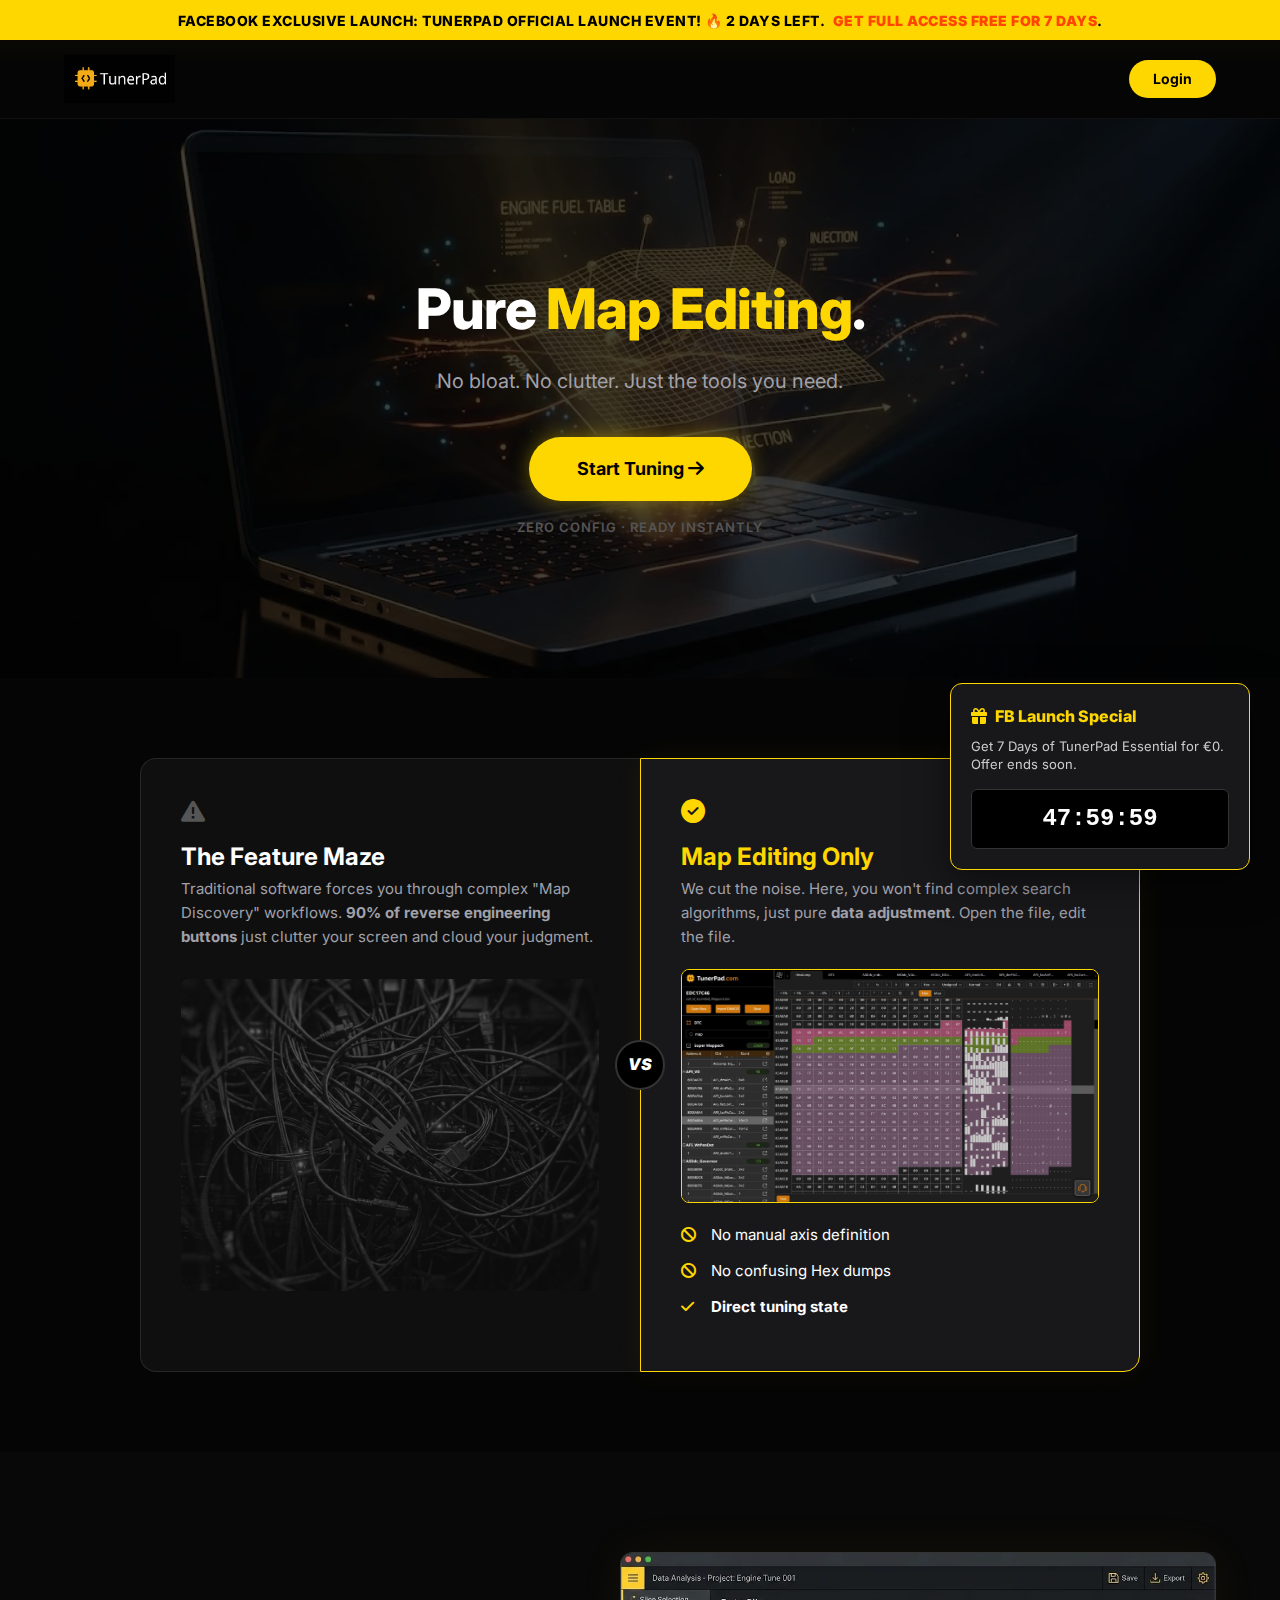
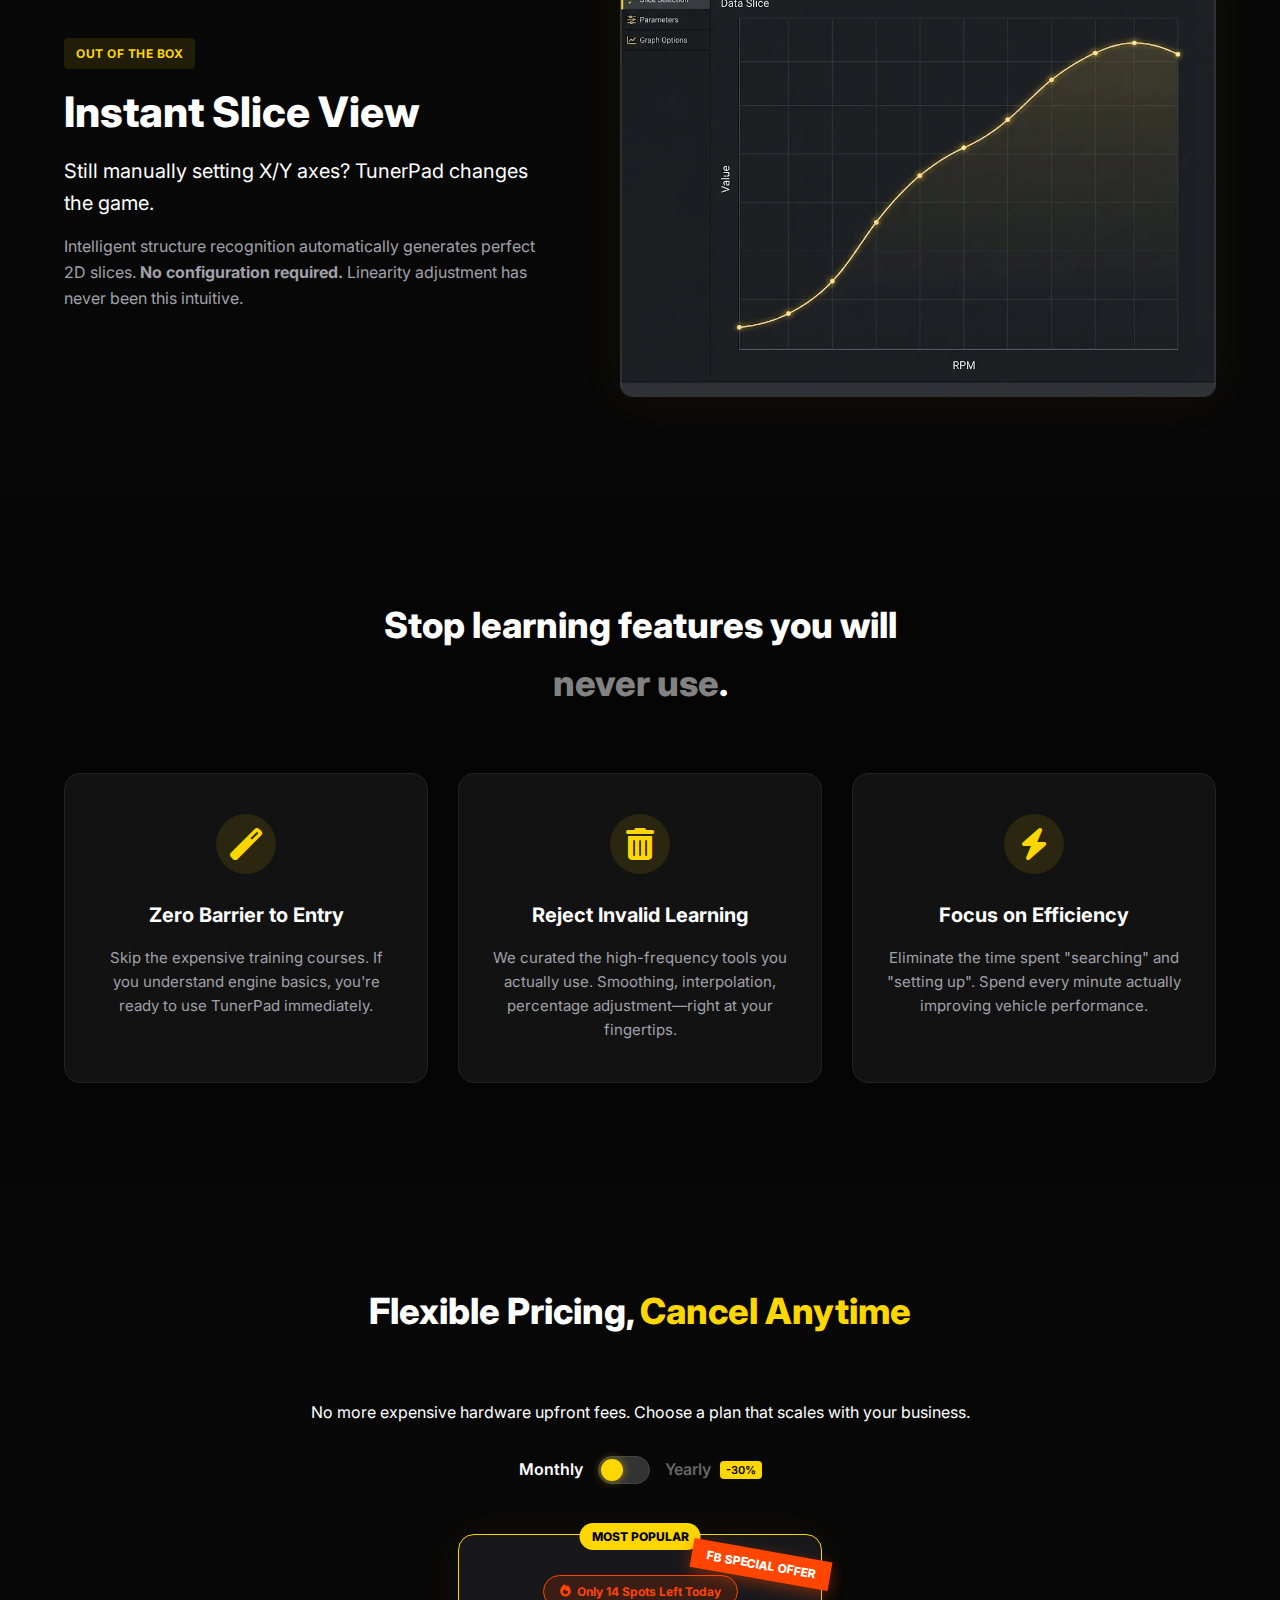
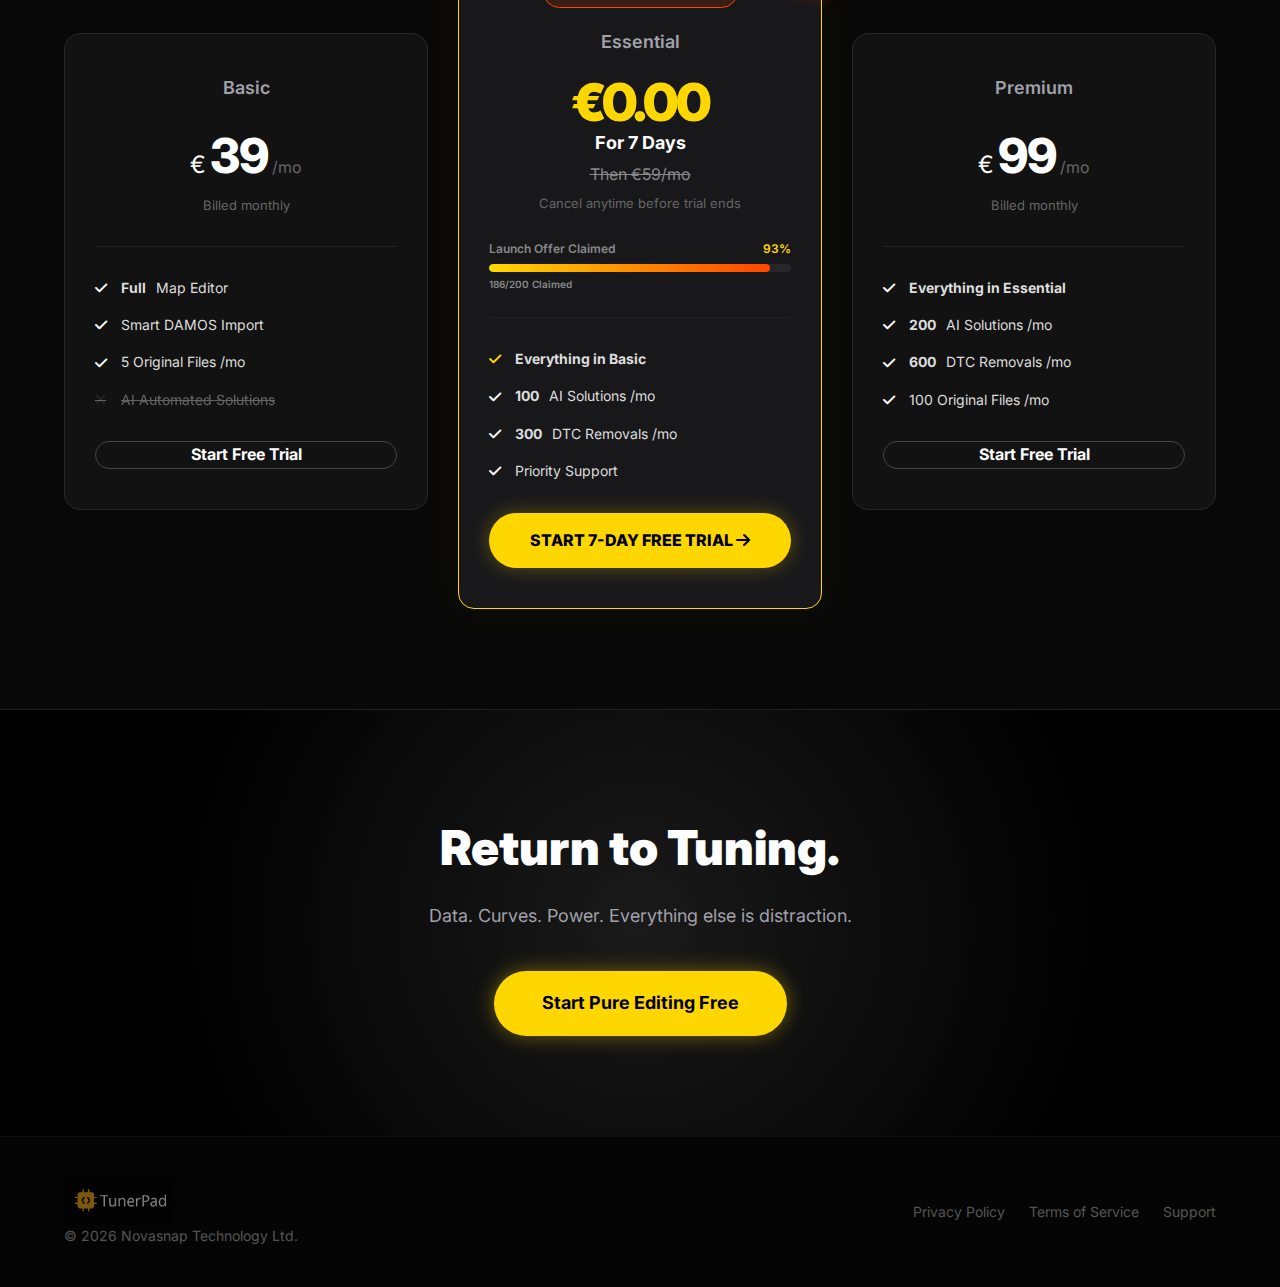
<file: FB-LP/S1_7Day_map/index.html>
<!DOCTYPE html>
<html lang="en">
<head>
    <!-- Google Tag Manager -->
<script>(function(w,d,s,l,i){w[l]=w[l]||[];w[l].push({'gtm.start':
new Date().getTime(),event:'gtm.js'});var f=d.getElementsByTagName(s)[0],
j=d.createElement(s),dl=l!='dataLayer'?'&l='+l:'';j.async=true;j.src=
'https://www.googletagmanager.com/gtm.js?id='+i+dl;f.parentNode.insertBefore(j,f);
})(window,document,'script','dataLayer','GTM-MNQFZS9B');</script>
<!-- End Google Tag Manager -->
    <script>(function(w,d,s,l,i){w[l]=w[l]||[];w[l].push({'gtm.start':
    new Date().getTime(),event:'gtm.js'});var f=d.getElementsByTagName(s)[0],
    j=d.createElement(s),dl=l!='dataLayer'?'&l='+l:'';j.async=true;j.src=
    'https://www.googletagmanager.com/gtm.js?id='+i+dl;f.parentNode.insertBefore(j,f);
    })(window,document,'script','dataLayer','GTM-MNQFZS9B');</script>
    <meta charset="UTF-8">
    <meta name="viewport" content="width=device-width, initial-scale=1.0">
    <title>TunerPad - Built for Map Editing</title>
    <link rel="stylesheet" href="style.css">
    <link rel="stylesheet" href="https://cdnjs.cloudflare.com/ajax/libs/font-awesome/6.4.0/css/all.min.css">
    <link href="https://fonts.googleapis.com/css2?family=Inter:wght@400;600;800&display=swap" rel="stylesheet">
</head>
<body class="dark-theme">
    <!-- Google Tag Manager (noscript) -->
<noscript><iframe src="https://www.googletagmanager.com/ns.html?id=GTM-MNQFZS9B"
height="0" width="0" style="display:none;visibility:hidden"></iframe></noscript>
<!-- End Google Tag Manager (noscript) -->
    <div class="top-notification-bar">
        FACEBOOK EXCLUSIVE LAUNCH: TunerPad Official Launch Event! 🔥 2 Days Left. <span style="color: #FF4500; font-weight: 900; margin-left: 5px;">Get Full Access FREE for 7 Days</span>.
    </div>
    <nav class="top-banner">
        <div class="container nav-content">
            <div class="logo-area">
                <picture>
                    <source srcset="picture/logo-black.webp" type="image/webp">
                    <img src="image/logo-black.png" alt="TunerPad Logo" class="nav-logo" loading="lazy">
                </picture>
            </div>
            <div class="nav-actions">
                <a href="#" class="btn btn-small btn-yellow">Login</a>
            </div>
        </div>
    </nav>

    <header class="hero-section">
        <div class="hero-visual-container">
            <picture>
                <source srcset="picture/hero.webp" type="image/webp">
                <img src="image/hero.jpg" alt="Minimal Interface" class="hero-interface-img" loading="lazy">
            </picture>
            <div class="hero-mask"></div>
            <div class="overlay-gradient"></div>
        </div>
        <div class="hero-glow"></div>
        
        <div class="container hero-content text-center">
            <h1 class="hero-title">
                Pure <span class="text-yellow">Map Editing</span>.
            </h1>
            
            <p class="hero-sub">
                No bloat. No clutter. Just the tools you need.
            </p>
            
            <div class="hero-cta-group">
                <a href="#" class="btn btn-large btn-yellow btn-glow">Start Tuning <i class="fas fa-arrow-right"></i></a>
                <p class="hero-note">Zero Config · Ready Instantly</p>
            </div>
        </div>
    </header>
    <section class="pain-section">
        <div class="container">
            <div class="contrast-grid">
                
                <div class="contrast-card card-bloat">
                    <div class="card-header">
                        <i class="fas fa-exclamation-triangle icon-warn"></i>
                        <h3>The Feature Maze</h3>
                    </div>
                    <div class="card-body">
                        <p class="pain-text">Traditional software forces you through complex "Map Discovery" workflows. <strong>90% of reverse engineering buttons</strong> just clutter your screen and cloud your judgment.</p>
                        <div class="visual-bloat">
                            <picture>
                                <source srcset="picture/pain-chaos.webp" type="image/webp">
                                <img src="image/pain-chaos.jpg" alt="Bloated Interface" loading="lazy">
                            </picture>
                            <div class="cross-overlay">✕</div>
                        </div>
                    </div>
                </div>

                <div class="vs-connector">
                    <span>VS</span>
                </div>

                <div class="contrast-card card-focus">
                    <div class="card-header">
                        <i class="fas fa-check-circle icon-success"></i>
                        <h3>Map Editing Only</h3>
                    </div>
                    <div class="card-body">
                        <p class="benefit-text">We cut the noise. Here, you won't find complex search algorithms, just pure <strong>data adjustment</strong>. Open the file, edit the file.</p>
                        <div class="visual-focus" style="margin-bottom: 20px; border-radius: 8px; overflow: hidden; border: 1px solid #FFD700;">
                        <picture>
                            <source srcset="picture/feature_easiest-to-use.webp" type="image/webp">
                            <img src="image/feature_easiest-to-use.jpg" alt="Perfect Focus" loading="lazy">
                        </picture>
                        </div>
                        <ul class="feature-check-list">
                            <li><i class="fas fa-ban"></i> No manual axis definition</li>
                            <li><i class="fas fa-ban"></i> No confusing Hex dumps</li>
                            <li><i class="fas fa-check"></i> <strong>Direct tuning state</strong></li>
                        </ul>
                    </div>
                </div>

            </div>
        </div>
    </section>

    <section class="feature-slice-section">
        <div class="container">
            <div class="slice-content">
                <div class="slice-text">
                    <span class="tag-pill">Out of the box</span>
                    <h2>Instant Slice View</h2>
                    <p class="lead-text">Still manually setting X/Y axes? TunerPad changes the game.</p>
                    <p class="desc-text">Intelligent structure recognition automatically generates perfect 2D slices. <strong>No configuration required.</strong> Linearity adjustment has never been this intuitive.</p>
                </div>
                <div class="slice-visual">
                    <picture>
                        <source srcset="picture/feature.webp" type="image/webp">
                        <img src="image/feature.jpg" alt="Slice View Demo" class="glow-img" loading="lazy">
                    </picture>
                </div>
            </div>
        </div>
    </section>

    <section class="value-grid-section">
        <div class="container">
            <h2 class="section-title text-center">Stop learning features you will <br><span class="text-white-dim">never use</span>.</h2>
            
            <div class="value-grid-3">
                <div class="value-box">
                    <div class="icon-box"><i class="fas fa-magic"></i></div>
                    <h3>Zero Barrier to Entry</h3>
                    <p>Skip the expensive training courses. If you understand engine basics, you're ready to use TunerPad immediately.</p>
                </div>
                
                <div class="value-box">
                    <div class="icon-box"><i class="fas fa-trash-alt"></i></div>
                    <h3>Reject Invalid Learning</h3>
                    <p>We curated the high-frequency tools you actually use. Smoothing, interpolation, percentage adjustment—right at your fingertips.</p>
                </div>
                
                <div class="value-box">
                    <div class="icon-box"><i class="fas fa-bolt"></i></div>
                    <h3>Focus on Efficiency</h3>
                    <p>Eliminate the time spent "searching" and "setting up". Spend every minute actually improving vehicle performance.</p>
                </div>
            </div>
        </div>
    </section>

           <section class="pricing-section">
        <div class="container">
            <div class="pricing-header text-center">
                <h2 class="section-title">Flexible Pricing, <span class="text-yellow">Cancel Anytime</span></h2>
                <p class="section-desc">No more expensive hardware upfront fees. Choose a plan that scales with your business.</p>
                
                <div class="pricing-toggle-wrapper">
                    <span class="toggle-label active" id="label-monthly">Monthly</span>
                    <div class="toggle-switch" onclick="togglePricing()">
                        <div class="toggle-slider" style="transform: translateX(2px)"></div>
                    </div>
                    <span class="toggle-label" id="label-yearly">Yearly <span class="save-badge">-30%</span></span>
                </div>
            </div>

            <div class="pricing-grid">
                <div class="price-card">
                    <div class="card-tier">Basic</div>
                    <div class="card-price">
                        <span class="currency">€</span><span class="amount" data-m="39" data-y="27.25">27.25</span><span class="period">/mo</span>
                    </div>
                    <p class="billed-text">Billed €329 yearly</p>
                    
                    <ul class="feature-list">
                        <li><i class="fas fa-check"></i> <strong>Full</strong> Map Editor</li>
                        <li><i class="fas fa-check"></i> Smart DAMOS Import</li>
                        <li><i class="fas fa-check"></i> 5 Original Files /mo</li>
                        <li class="dimmed"><i class="fas fa-times"></i> AI Automated Solutions</li>
                    </ul>
                    <a href="#" class="btn btn-block btn-outline">Start Free Trial</a>
                </div>

                <div class="price-card popular">
                    <div class="fb-special-badge">FB SPECIAL OFFER</div>
                    <div class="popular-tag">Most Popular</div>
                    
                    <div class="spots-badge">
                        <i class="fas fa-fire"></i> Only 14 Spots Left Today
                    </div>

                    <div class="card-tier text-yellow">Essential</div>
                    
                    <div class="price-today-wrapper">
                        <div class="price-zero">€0.00</div>
                        <div class="price-sub">For 7 Days</div>
                        <div class="price-then">Then €59/mo</div>
                        <div class="price-info">Cancel anytime before trial ends</div>
                    </div>
                    
                    <div class="progress-container">
                        <div class="progress-label">
                            <span>Launch Offer Claimed</span>
                            <span class="claimed-text">93%</span>
                        </div>
                        <div class="progress-bar-bg">
                            <div class="progress-bar-fill"></div>
                        </div>
                        <div class="progress-label" style="margin-top: 4px;">
                            <span style="font-size: 10px;">186/200 Claimed</span>
                        </div>
                    </div>

                    <ul class="feature-list">
                        <li><i class="fas fa-check text-yellow"></i> <strong>Everything in Basic</strong></li>
                        <li><i class="fas fa-check"></i> <strong>100</strong> AI Solutions /mo</li>
                        <li><i class="fas fa-check"></i> <strong>300</strong> DTC Removals /mo</li>
                        <li><i class="fas fa-check"></i> Priority Support</li>
                    </ul>
                    <a href="#" class="btn btn-trial btn-glow">Start 7-Day Free Trial <i class="fas fa-arrow-right"></i></a>
                </div>

                <div class="price-card">
                    <div class="card-tier">Premium</div>
                    <div class="card-price">
                        <span class="currency">€</span><span class="amount" data-m="99" data-y="69.25">69.25</span><span class="period">/mo</span>
                    </div>
                    <p class="billed-text">Billed €899 yearly</p>
                    
                    <ul class="feature-list">
                        <li><i class="fas fa-check"></i> <strong>Everything in Essential</strong></li>
                        <li><i class="fas fa-check"></i> <strong>200</strong> AI Solutions /mo</li>
                        <li><i class="fas fa-check"></i> <strong>600</strong> DTC Removals /mo</li>
                        <li><i class="fas fa-check"></i> 100 Original Files /mo</li>
                    </ul>
                    <a href="#" class="btn btn-block btn-outline">Start Free Trial</a>
                </div>
            </div>
        </div>
    </section>

    <div class="floating-offer-widget">
        <div class="widget-title">
            <i class="fas fa-gift"></i> FB Launch Special
        </div>
        <p class="widget-text">Get 7 Days of TunerPad Essential for €0. Offer ends soon.</p>
        <div class="widget-timer" id="countdown">47:59:59</div>
    </div>

    <script>
        // Pricing Toggle Logic
        let isYearly = false; // Default to Monthly for promotion
        
        // Initialize prices to Monthly
        document.addEventListener('DOMContentLoaded', () => {
             const amounts = document.querySelectorAll('.amount');
             const billedTexts = document.querySelectorAll('.billed-text');
             
             amounts.forEach(el => {
                if(el.closest('.popular')) return; // Skip special card
                el.textContent = el.dataset.m;
             });
             billedTexts.forEach(el => {
                if(el.closest('.popular')) return; // Skip special card
                el.textContent = 'Billed monthly';
             });
        });

        function togglePricing() {
            isYearly = !isYearly;
            const amounts = document.querySelectorAll('.amount');
            const billedTexts = document.querySelectorAll('.billed-text');
            const slider = document.querySelector('.toggle-slider');
            const labelM = document.getElementById('label-monthly');
            const labelY = document.getElementById('label-yearly');

            slider.style.transform = isYearly ? 'translateX(26px)' : 'translateX(2px)';
            
            labelY.classList.toggle('active', isYearly);
            labelM.classList.toggle('active', !isYearly);

            amounts.forEach(el => {
                if(el.closest('.popular')) return; // Skip special card logic
                el.textContent = isYearly ? el.dataset.y : el.dataset.m;
            });
            
            // Switch text content
            billedTexts.forEach((el, index) => {
                if(el.closest('.popular')) return; // Skip special card logic
                const yearlyPrices = ['€329', '€499', '€899'];
                el.textContent = isYearly ? `Billed ${yearlyPrices[index]} yearly` : 'Billed monthly';
            });
        }

        // Countdown Timer Logic
        function startTimer(duration, display) {
            var timer = duration, hours, minutes, seconds;
            setInterval(function () {
                hours = parseInt(timer / 3600, 10);
                minutes = parseInt((timer % 3600) / 60, 10);
                seconds = parseInt(timer % 60, 10);

                hours = hours < 10 ? "0" + hours : hours;
                minutes = minutes < 10 ? "0" + minutes : minutes;
                seconds = seconds < 10 ? "0" + seconds : seconds;

                display.textContent = hours + ":" + minutes + ":" + seconds;

                if (--timer < 0) {
                    timer = duration;
                }
            }, 1000);
        }

        window.onload = function () {
            var twoDays = 48 * 60 * 60; // 48 hours in seconds
            var display = document.querySelector('#countdown');
            startTimer(twoDays, display);
        };
    </script>
    <section class="footer-cta-dark">
        <div class="container cta-content">
            <h2>Return to Tuning.</h2>
            <p>Data. Curves. Power. Everything else is distraction.</p>
            <a href="#" class="btn btn-large btn-yellow btn-glow">Start Pure Editing Free</a>
        </div>
    </section>

    <footer class="main-footer">
        <div class="container footer-content">
            <div class="footer-left">
                <picture>
                    <source srcset="picture/logo-black.webp" type="image/webp">
                    <img src="image/logo-black.png" alt="TunerPad Logo" class="footer-logo" loading="lazy">
                </picture>
                <span class="copyright">© 2026 Novasnap Technology Ltd.</span>
            </div>
            <div class="footer-links">
                <a href="#">Privacy Policy</a>
                <a href="#">Terms of Service</a>
                <a href="#">Support</a>
            </div>
        </div>
    </footer>

</body>
</html>
</file>
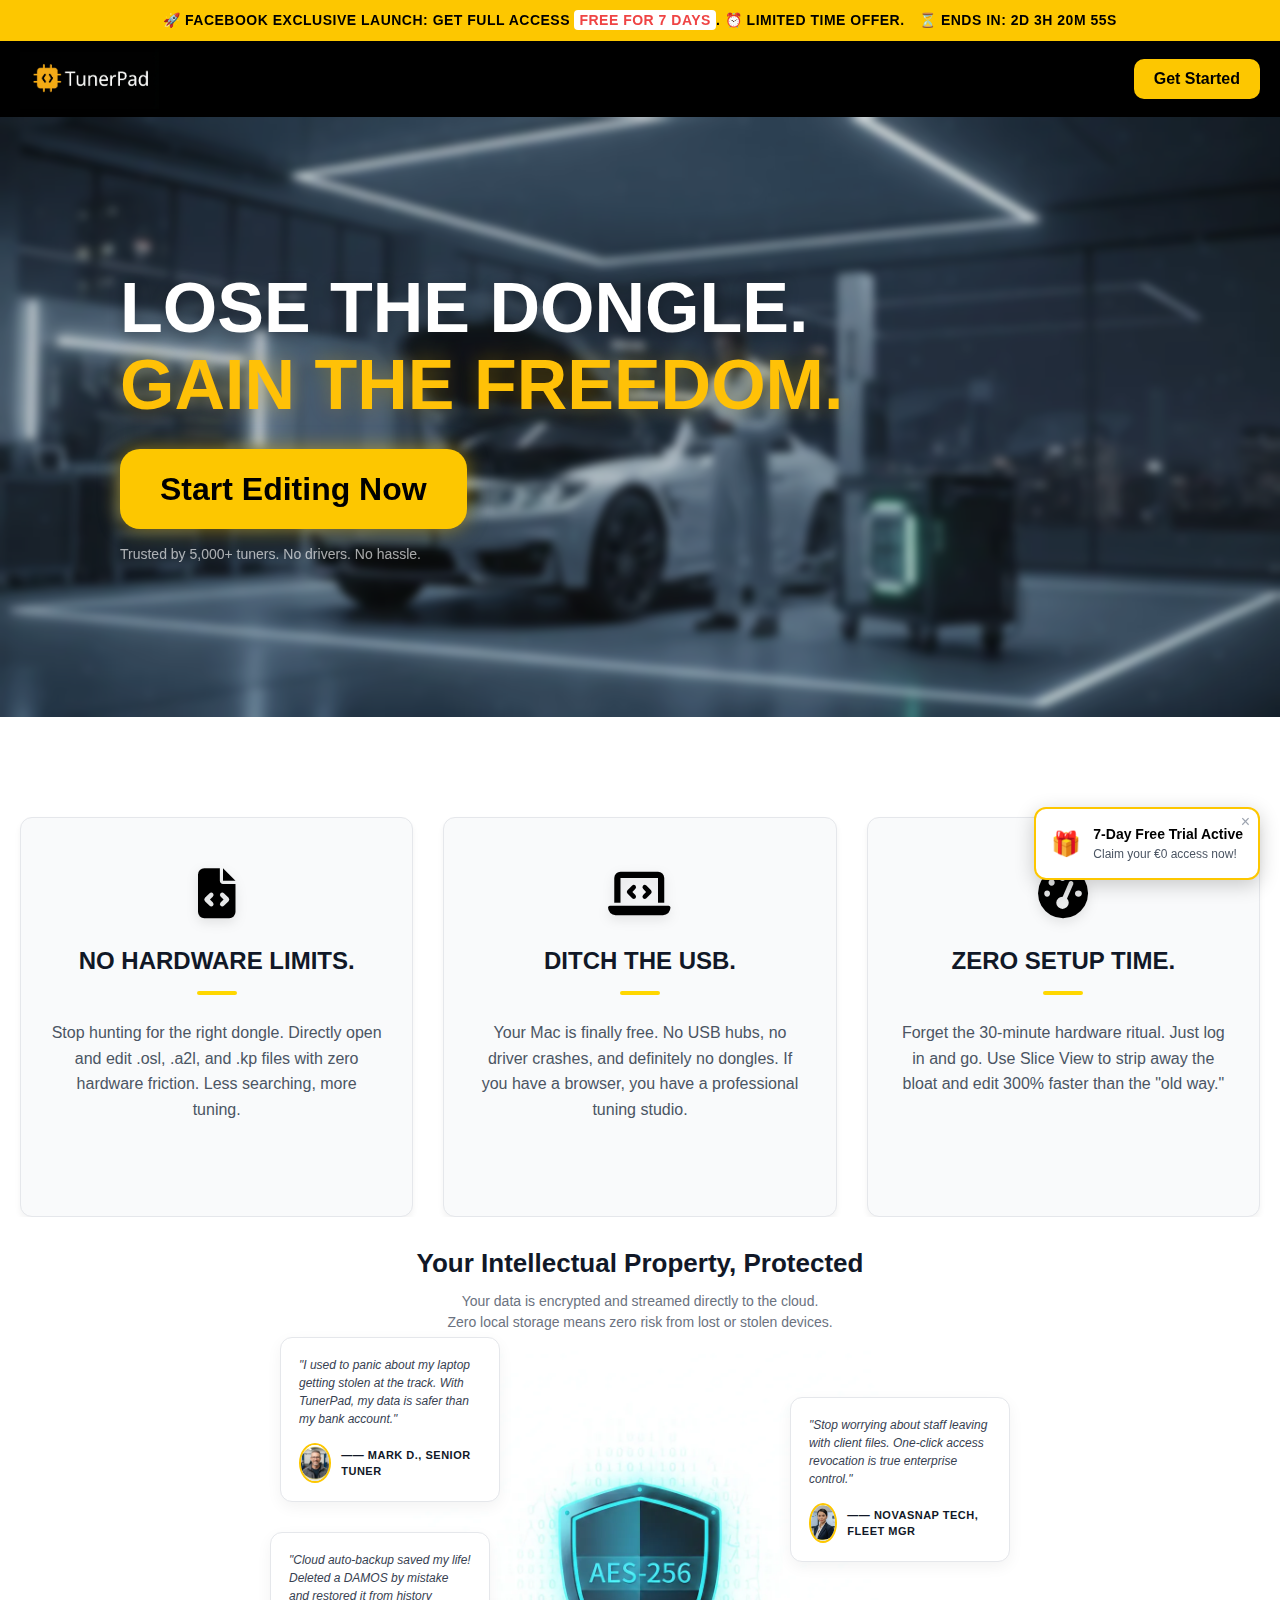
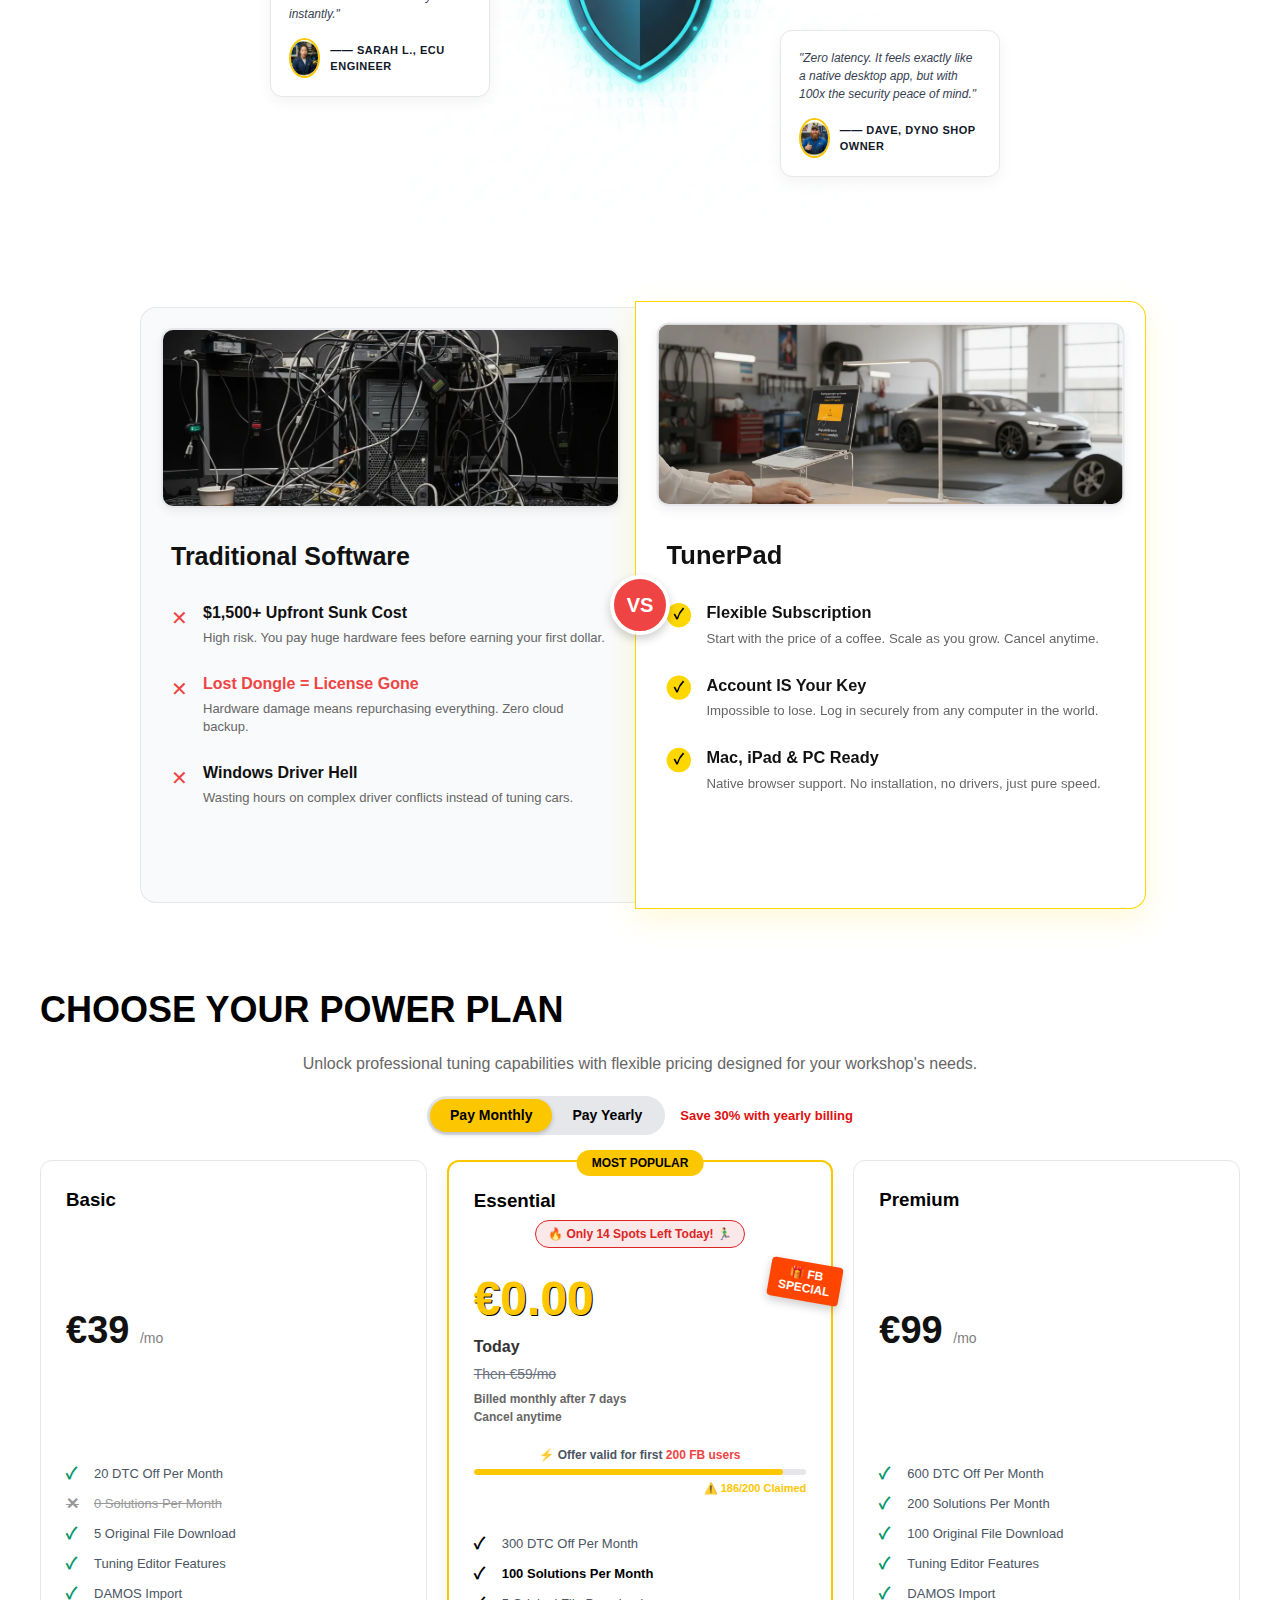
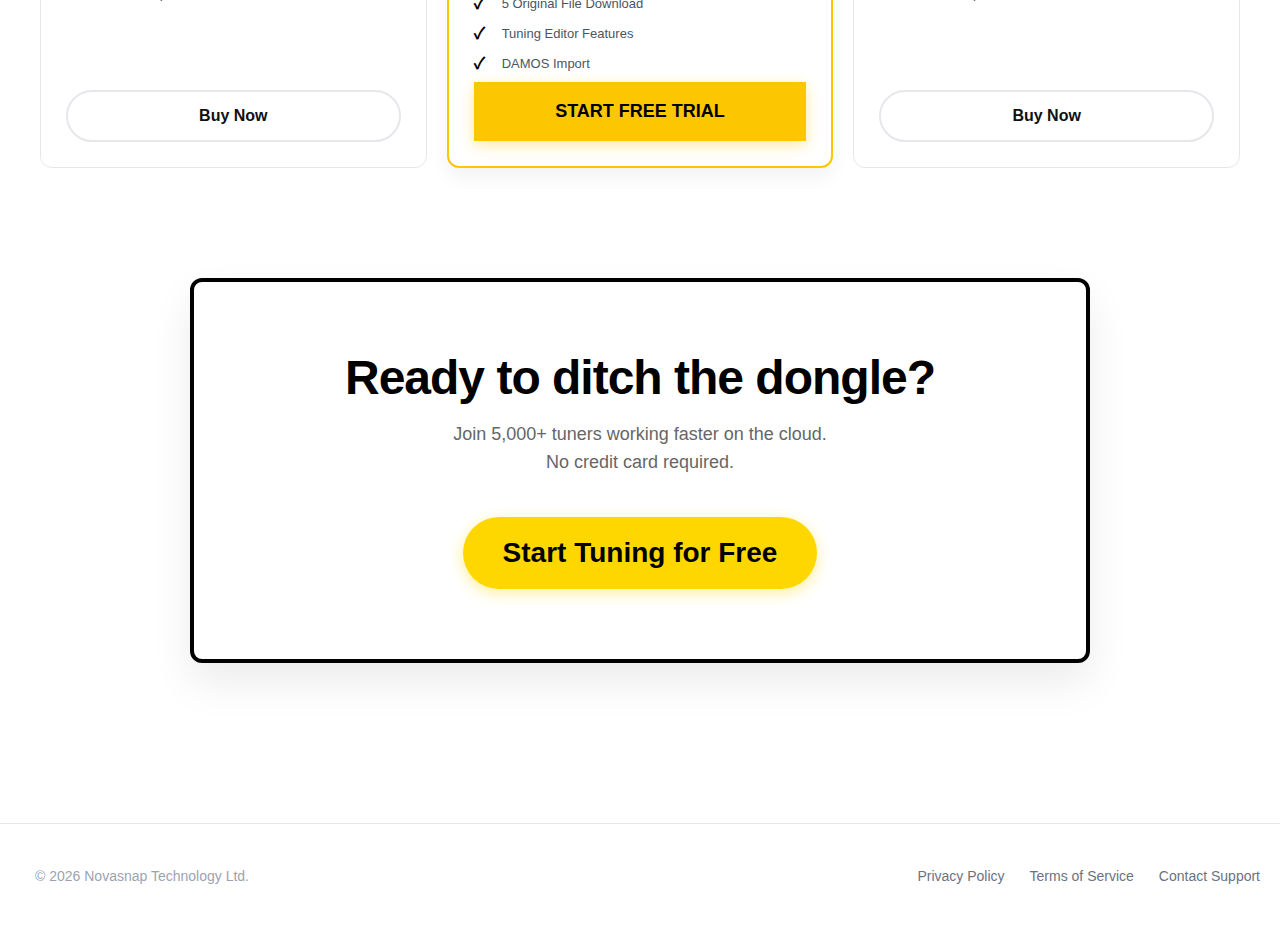
<file: FB-LP/S1_7Day_no dongle/index.html>
<!DOCTYPE html>
<html lang="zh-CN">
<head>
    <!-- Google Tag Manager -->
<script>(function(w,d,s,l,i){w[l]=w[l]||[];w[l].push({'gtm.start':
new Date().getTime(),event:'gtm.js'});var f=d.getElementsByTagName(s)[0],
j=d.createElement(s),dl=l!='dataLayer'?'&l='+l:'';j.async=true;j.src=
'https://www.googletagmanager.com/gtm.js?id='+i+dl;f.parentNode.insertBefore(j,f);
})(window,document,'script','dataLayer','GTM-MNQFZS9B');</script>
<!-- End Google Tag Manager -->

    <meta charset="UTF-8">
    <meta name="viewport" content="width=device-width, initial-scale=1.0">
    <title>TunerPad</title>
    <link rel="stylesheet" href="style.css">
    <link rel="stylesheet" href="https://cdnjs.cloudflare.com/ajax/libs/font-awesome/6.4.0/css/all.min.css">
</head>
<body>
    <!-- Google Tag Manager (noscript) -->
<noscript><iframe src="https://www.googletagmanager.com/ns.html?id=GTM-MNQFZS9B"
height="0" width="0" style="display:none;visibility:hidden"></iframe></noscript>
<!-- End Google Tag Manager (noscript) -->

<div class="sticky-header-wrapper">
    <div class="top-notification-bar">
        🚀 FACEBOOK EXCLUSIVE LAUNCH: Get Full Access <span class="text-highlight-red" style="background: white; padding: 2px 5px; border-radius: 4px;">FREE for 7 Days</span>. ⏰ Limited Time Offer.
    </div>

    <nav class="top-banner">
        <div class="container nav-content">
            <div class="logo-area">
                <picture>
                    <source srcset="picture/logo-black.webp" type="image/webp">
                    <img src="image/logo-black.png" alt="Brand Logo" class="nav-logo" loading="lazy">
                </picture>
            </div>
            
            <div class="nav-actions">
                <a href="#" class="btn btn-small btn-yellow">Get Started</a>
            </div>
        </div>
    </nav>
</div>

    <header class="hero-section">
    <div class="hero-bg">
        <picture>
            <source srcset="picture/hero-6.webp" type="image/webp">
            <img src="image/hero-6.png" alt="Hero Background" loading="lazy">
        </picture>
    </div>

    <div class="container hero-content">
        <h1 class="hero-title">
            <span class="text-white">Lose the Dongle.</span><br>
            <span class="text-yellow">Gain the Freedom.</span>
        </h1>
        
        <h2></h2>
        
        <div class="hero-buttons">
            <a href="#" class="btn btn-large btn-yellow btn-glow">Start Editing Now</a>
            <p class="hero-micro-copy">Trusted by 5,000+ tuners. No drivers. No hassle.</p>
        </div>
    </div>
</header>

<style>
/* 核心样式补充 */
.hero-title {
    font-weight: 900; /* 必须足够粗才有那种专业调校工具的力量感 */
    line-height: 1.1;
    text-transform: uppercase; /* 建议大写，更有口号感 */
    margin-bottom: 20px;
}

.text-white {
    color: #ffffff;
}

.text-yellow {
    color: #FFC107; /* 这里填入你Logo的亮黄色 */
    /* 如果想让“自由”更夺目，可以加一点点文字阴影 */
    text-shadow: 0 0 20px rgba(255, 193, 7, 0.3);
}

.hero-micro-copy {
    margin-top: 15px;
    font-size: 0.9rem;
    opacity: 0.8;
}
</style>

  
    <section class="features-section">
    <div class="container">
        <div class="feature-grid-3">
            
            <div class="feature-box">
                <i class="fas fa-file-code feature-icon"></i>
                <h3>NO HARDWARE LIMITS.</h3>
                <p>Stop hunting for the right dongle. Directly open and edit .osl, .a2l, and .kp files with zero hardware friction. Less searching, more tuning.</p>
            </div>

            <div class="feature-box">
                <i class="fas fa-laptop-code feature-icon"></i>
                <h3>DITCH THE USB.</h3>
                <p>Your Mac is finally free. No USB hubs, no driver crashes, and definitely no dongles. If you have a browser, you have a professional tuning studio.</p>
            </div>

            <div class="feature-box">
                <i class="fas fa-tachometer-alt feature-icon"></i>
                <h3>ZERO SETUP TIME.</h3>
                <p>Forget the 30-minute hardware ritual. Just log in and go. Use Slice View to strip away the bloat and edit 300% faster than the "old way."</p>
            </div>

        </div>
    </div>
</section>

<section class="security-hub-section">
    <div class="hub-container">
        
        <div class="hub-center">
            <div class="shield-text">
                <h3>Your Intellectual Property, Protected</h3>
                <p>Your data is encrypted and streamed directly to the cloud. <br>Zero local storage means zero risk from lost or stolen devices.</p>
            </div>
            <div class="shield-image-wrapper">
                <picture>
                    <source srcset="picture/trust.webp" type="image/webp">
                    <img src="image/trust.png" alt="AES-256 Shield" class="shield-img" loading="lazy">
                </picture>
            </div>
        </div>

        <div class="review-card pos-top-left">
            <p class="review-content">"I used to panic about my laptop getting stolen at the track. With TunerPad, my data is safer than my bank account."</p>
            <div class="author-info">
                <picture>
                    <source srcset="picture/imageavatar-mark.webp" type="image/webp">
                    <img src="image/imageavatar-mark.png" alt="Mark" class="review-avatar" loading="lazy">
                </picture>
                <div class="review-author">—— Mark D., Senior Tuner</div>
            </div>
        </div>

        <div class="review-card pos-top-right">
            <p class="review-content">"Stop worrying about staff leaving with client files. One-click access revocation is true enterprise control."</p>
            <div class="author-info">
                <picture>
                    <source srcset="picture/imageavatar-nova.webp" type="image/webp">
                    <img src="image/imageavatar-nova.png" alt="Novasnap" class="review-avatar" loading="lazy">
                </picture>
                <div class="review-author">—— Novasnap Tech, Fleet Mgr</div>
            </div>
        </div>

        <div class="review-card pos-bottom-left">
            <p class="review-content">"Cloud auto-backup saved my life! Deleted a DAMOS by mistake and restored it from history instantly."</p>
            <div class="author-info">
                <picture>
                    <source srcset="picture/imageavatar-sarah.webp" type="image/webp">
                    <img src="image/imageavatar-sarah.png" alt="Sarah" class="review-avatar" loading="lazy">
                </picture>
                <div class="review-author">—— Sarah L., ECU Engineer</div>
            </div>
        </div>

        <div class="review-card pos-bottom-right">
            <p class="review-content">"Zero latency. It feels exactly like a native desktop app, but with 100x the security peace of mind."</p>
            <div class="author-info">
                <picture>
                    <source srcset="picture/imageavatar-dave.webp" type="image/webp">
                    <img src="image/imageavatar-dave.png" alt="Dave" class="review-avatar" loading="lazy">
                </picture>
                <div class="review-author">—— Dave, Dyno Shop Owner</div>
            </div>
        </div>

    </div>
</section>
<div class="comparison-container">
    
    <div class="compare-card traditional">
        <div class="card-image">
             <picture>
                 <source srcset="picture/wrong.webp" type="image/webp">
                 <img src="image/wrong.png" alt="Traditional Software" loading="lazy">
             </picture>
        </div>
        
        <div class="card-content">
            <h3>Traditional Software</h3>
            
            <div class="compare-item">
                <span class="cross-icon">✕</span>
                <div class="text-group">
                    <strong>$1,500+ Upfront Sunk Cost</strong>
                    <p>High risk. You pay huge hardware fees before earning your first dollar.</p>
                </div>
            </div>

            <div class="compare-item">
                <span class="cross-icon">✕</span>
                <div class="text-group">
                    <strong class="text-highlight-red">Lost Dongle = License Gone</strong>
                    <p>Hardware damage means repurchasing everything. Zero cloud backup.</p>
                </div>
            </div>

            <div class="compare-item">
                <span class="cross-icon">✕</span>
                <div class="text-group">
                    <strong>Windows Driver Hell</strong>
                    <p>Wasting hours on complex driver conflicts instead of tuning cars.</p>
                </div>
            </div>
        </div>
    </div>

    <div class="vs-badge">VS</div>

    <div class="compare-card tunerpad">
        <div class="card-image">
            <picture>
                <source srcset="picture/good.webp" type="image/webp">
                <img src="image/good.png" alt="TunerPad Setup" loading="lazy">
            </picture>
        </div>
        
        <div class="card-content">
            <h3>TunerPad</h3>
            
            <div class="compare-item">
                <span class="check-icon">✓</span>
                <div class="text-group">
                    <strong>Flexible Subscription</strong>
                    <p>Start with the price of a coffee. Scale as you grow. Cancel anytime.</p>
                </div>
            </div>

            <div class="compare-item">
                <span class="check-icon">✓</span>
                <div class="text-group">
                    <strong>Account IS Your Key</strong>
                    <p>Impossible to lose. Log in securely from any computer in the world.</p>
                </div>
            </div>

            <div class="compare-item">
                <span class="check-icon">✓</span>
                <div class="text-group">
                    <strong>Mac, iPad & PC Ready</strong>
                    <p>Native browser support. No installation, no drivers, just pure speed.</p>
                </div>
            </div>
        </div>
    </div>

</div>
    
    <section class="pricing-section" id="pricing">
        <div class="container">
            <h2>CHOOSE YOUR POWER PLAN</h2>
            <p style="text-align: center; color: #666; margin-bottom: 20px;">Unlock professional tuning capabilities with flexible pricing designed for your workshop's needs.</p>

            <div class="pricing-toggle-container">
                <div class="toggle-pill">
                    <div class="toggle-option active" id="btn-monthly">Pay Monthly</div>
                    <div class="toggle-option" id="btn-yearly">Pay Yearly</div>
                </div>
                <div class="save-badge">Save 30% with yearly billing</div>
            </div>

            <div class="pricing-grid">
                <!-- Basic Plan -->
                <div class="price-card">
                    <h3 class="card-plan-name">Basic</h3>
                    <div class="price-tag">
                        <span class="amount" data-monthly="€39" data-yearly="€27.25">€39</span>
                        <span class="period">/mo</span>
                        <span class="billed-yearly bill-text" style="display: none;">Billed €329 yearly</span>
                    </div>
                    
                    <div class="price-features">
                        <p><span class="check">✓</span> 20 DTC Off Per Month</p>
                        <p style="color: #999; text-decoration: line-through;"><span class="check" style="color: #999;">✕</span> 0 Solutions Per Month</p>
                        <p><span class="check">✓</span> 5 Original File Download</p>
                        <p><span class="check">✓</span> Tuning Editor Features</p>
                        <p><span class="check">✓</span> DAMOS Import</p>
                    </div>
                    <a href="#" class="btn btn-outline">Buy Now</a>
                </div>

                <!-- Essential Plan (PROMO) -->
                <div class="price-card popular">
                    <div class="popular-tag">MOST POPULAR</div>
                    <h3 class="card-plan-name">Essential</h3>
                    <div class="promo-badge-container">
                        <span class="scarcity-badge">🔥 Only 14 Spots Left Today! 🏃‍♂️</span>
                    </div>
                    <div class="price-tag">
                        <span class="amount" data-monthly="€0.00" data-yearly="€41.25" style="color: #FDC700; font-size: 48px; text-shadow: 1px 1px 0 #000;">€0.00</span>
                        <span class="period" id="price-period-text" style="display: block; color: #333; font-weight: bold; font-size: 16px;">Today</span>
                        <span class="billed-yearly bill-text" style="display: none;">Billed €499 yearly</span>
                        <span class="future-price-text" style="display: block;">Then €59/mo</span>
                        <div style="font-size: 12px; color: #666; margin-top: 5px;">Billed monthly after 7 days</div>
                        <div style="font-size: 12px; color: #666;">Cancel anytime</div>
                    </div>
                    <div class="fb-special-badge">
                        🎁 FB<br>SPECIAL
                    </div>
                    <div class="offer-status">
                        <p>⚡ Offer valid for first <span class="text-highlight-red">200 FB users</span></p>
                        <div class="progress-bar-container">
                            <div class="progress-bar" style="width: 93%;"></div>
                        </div>
                        <p class="claimed-text">⚠️ 186/200 Claimed</p>
                    </div>

                    <div class="price-features">
                        <p><span class="check">✓</span> 300 DTC Off Per Month</p>
                        <p><span class="check">✓</span> <strong style="color:var(--color-black);">100 Solutions Per Month</strong></p>
                        <p><span class="check">✓</span> 5 Original File Download</p>
                        <p><span class="check">✓</span> Tuning Editor Features</p>
                        <p><span class="check">✓</span> DAMOS Import</p>
                    </div>
                    <a href="#" class="btn btn-yellow btn-glow" style="width: 100%; text-transform: uppercase; font-weight: 800;">START FREE TRIAL</a>
                </div>

                <!-- Premium Plan -->
                <div class="price-card">
                    <h3 class="card-plan-name">Premium</h3>
                    <div class="price-tag">
                        <span class="amount" data-monthly="€99" data-yearly="€69.25">€99</span>
                        <span class="period">/mo</span>
                        <span class="billed-yearly bill-text" style="display: none;">Billed €829 yearly</span>
                    </div>

                    <div class="price-features">
                        <p><span class="check">✓</span> 600 DTC Off Per Month</p>
                        <p><span class="check">✓</span> 200 Solutions Per Month</p>
                        <p><span class="check">✓</span> 100 Original File Download</p>
                        <p><span class="check">✓</span> Tuning Editor Features</p>
                        <p><span class="check">✓</span> DAMOS Import</p>
                    </div>
                    <a href="#" class="btn btn-outline">Buy Now</a>
                </div>
            </div>
        </div>
    </section>

<section class="footer-cta-section">
    <div class="cta-box">
        <h2>Ready to ditch the dongle?</h2>
        <p class="cta-subtitle">
            Join 5,000+ tuners working faster on the cloud.<br>
            No credit card required.
        </p>
        <a href="#" class="btn btn-large btn-yellow btn-glow cta-btn">Start Tuning for Free</a>
    </div>
</section>

<footer class="main-footer">
    <div class="container footer-content">
        <div class="footer-left">
            <picture>
                <source srcset="picture/logo-white.webp" type="image/webp">
                <img src="image/logo-white.png" alt="TunerPad Logo" class="footer-logo" loading="lazy">
            </picture>
            <span class="copyright">© 2026 Novasnap Technology Ltd.</span>
        </div>
        <div class="footer-links">
            <a href="#">Privacy Policy</a>
            <a href="#">Terms of Service</a>
            <a href="#">Contact Support</a>
        </div>
    </div>
</footer>

<script>
        document.addEventListener("DOMContentLoaded", function() {
            const btnMonthly = document.getElementById('btn-monthly');
            const btnYearly = document.getElementById('btn-yearly');
            const amounts = document.querySelectorAll('.amount');
            const billTexts = document.querySelectorAll('.bill-text');
            const promoAmount = document.querySelector('.price-card.popular .amount');
            const promoPeriod = document.querySelector('.price-card.popular .period');
            const futurePriceText = document.querySelector('.future-price-text');
            const billedYearlyText = document.querySelector('.price-card.popular .billed-yearly');

            function updatePricing(isYearly) {
                amounts.forEach(amount => {
                    // Skip the promo card logic here, handle separately
                    if (amount === promoAmount) return;
                    amount.textContent = isYearly ? amount.getAttribute('data-yearly') : amount.getAttribute('data-monthly');
                });

                billTexts.forEach(text => {
                    // Skip promo text
                     if (text.parentElement.parentElement.classList.contains('popular')) return;
                    text.style.display = isYearly ? 'block' : 'none';
                });
                
                // Special handling for Promo Card (Essential)
                if (isYearly) {
                    // Yearly: Show standard yearly price, hide promo gimmicks
                    if(promoAmount) {
                         promoAmount.textContent = promoAmount.getAttribute('data-yearly');
                         promoAmount.style.color = '#111'; // Reset color
                         promoAmount.style.fontSize = '38px';
                         promoAmount.style.textShadow = 'none';
                    }
                    if(promoPeriod) {
                        promoPeriod.textContent = '/mo';
                        promoPeriod.style.display = 'inline';
                        promoPeriod.style.color = 'gray';
                        promoPeriod.style.fontWeight = 'normal';
                        promoPeriod.style.fontSize = '14px';
                    }
                    if(futurePriceText) futurePriceText.style.display = 'none';
                    if(billedYearlyText) billedYearlyText.style.display = 'block';
                } else {
                    // Monthly: Show PROMO €0.00
                     if(promoAmount) {
                         promoAmount.textContent = '€0.00';
                         promoAmount.style.color = '#FDC700'; // Gold
                         promoAmount.style.fontSize = '48px';
                         promoAmount.style.textShadow = '1px 1px 0 #000';
                    }
                    if(promoPeriod) {
                        promoPeriod.textContent = 'Today';
                        promoPeriod.style.display = 'block';
                        promoPeriod.style.color = '#333';
                        promoPeriod.style.fontWeight = 'bold';
                        promoPeriod.style.fontSize = '16px';
                    }
                    if(futurePriceText) futurePriceText.style.display = 'block';
                    if(billedYearlyText) billedYearlyText.style.display = 'none';
                }
            }

            // Default to Monthly (False) for Promo
            updatePricing(false);

            btnMonthly?.addEventListener('click', function() {
                btnMonthly.classList.add('active');
                btnYearly.classList.remove('active');
                updatePricing(false);
            });

            btnYearly?.addEventListener('click', function() {
                btnYearly.classList.add('active');
                btnMonthly.classList.remove('active');
                updatePricing(true);
            });
            
            // 2-Day Countdown Timer
            const countdownElement = document.createElement('span');
            countdownElement.style.marginLeft = '10px';
            countdownElement.style.fontWeight = 'bold';
            const topBar = document.querySelector('.top-notification-bar');
            if(topBar) {
                 topBar.appendChild(countdownElement);
                 
                 // Set end date to 2 days from now
                 const endDate = new Date();
                 endDate.setDate(endDate.getDate() + 2);
                 endDate.setHours(23, 59, 59);
                 
                 function updateTimer() {
                     const now = new Date();
                     const diff = endDate - now;
                     
                     if (diff <= 0) {
                         countdownElement.textContent = "(Ended)";
                         return;
                     }
                     
                     const days = Math.floor(diff / (1000 * 60 * 60 * 24));
                     const hours = Math.floor((diff % (1000 * 60 * 60 * 24)) / (1000 * 60 * 60));
                     const minutes = Math.floor((diff % (1000 * 60 * 60)) / (1000 * 60));
                     const seconds = Math.floor((diff % (1000 * 60)) / 1000);
                     
                     countdownElement.textContent = `⏳ Ends in: ${days}d ${hours}h ${minutes}m ${seconds}s`;
                 }
                 
                 setInterval(updateTimer, 1000);
                 updateTimer();
            }
        });
    </script>

<div class="floating-promo-widget">
    <div class="widget-content">
        <span class="widget-icon">🎁</span>
        <div class="widget-text">
            <strong>7-Day Free Trial Active</strong>
            <span>Claim your €0 access now!</span>
        </div>
        <button class="widget-close" onclick="this.parentElement.parentElement.style.display='none'">×</button>
    </div>
</div>
</body>
</html>
</file>
<file: FaceBook-Landing-Page-Project/Damos/style.css>
/* =========================================
   1. 核心变量与拼接背景逻辑
========================================= */
:root {
    --bg-dark: #050505;
    --brand-yellow: #FFD700;
    --text-white: #FFFFFF;
    --text-gray: #A1A1AA;
    --font-code: 'JetBrains Mono', monospace;
    --radius: 8px;
}

* { box-sizing: border-box; margin: 0; padding: 0; }

body {
    background-color: var(--bg-dark);
    color: var(--text-white);
    font-family: 'Inter', -apple-system, sans-serif;
    line-height: 1.6;
    overflow-x: hidden;
}

/* 核心：拼接背景样式 */
.section-bg {
    position: relative;
    padding: 100px 0;
    background-size: cover;
    background-position: center;
    background-repeat: no-repeat;
    /* 取消下面注释可开启视差效果 */
    /* background-attachment: fixed; */
}

/* 遮罩层：确保背景不影响文字阅读 */
.section-bg::before {
    content: '';
    position: absolute;
    top: 0; left: 0; width: 100%; height: 100%;
    /* 渐变遮罩：顶部到底部加深 */
    background: linear-gradient(
        to bottom, 
        rgba(5, 5, 5, 0.75) 0%, 
        rgba(5, 5, 5, 0.75) 50%, 
        rgba(5, 5, 5, 0.95) 100%
    );
    z-index: 1;
}

.section-bg .container {
    position: relative;
    z-index: 2;
}

/* 绑定 AI 图片路径 */
.bg-hero { background-image: url('image/bg-hero.jpg'); padding-top: 150px; }
.bg-comparison { background-image: url('image/bg-comparison.jpg'); }
.bg-features { background-image: url('image/bg-features.jpg'); }
.bg-footer { background-image: url('image/bg-footer.jpg'); padding-bottom: 100px; }

/* =========================================
   2. 导航与通用组件
========================================= */
.top-banner {
    position: fixed;
    top: 0;
    left: 0;
    width: 100%;
    height: 36px;
    background: linear-gradient(90deg, #111 0%, #222 50%, #111 100%);
    border-bottom: 1px solid rgba(255,215,0,0.2);
    color: #fff;
    display: flex;
    align-items: center;
    justify-content: center;
    z-index: 2000;
    font-size: 13px;
    font-family: var(--font-code);
    letter-spacing: 0.5px;
}
.top-banner strong { color: #FF3333; margin: 0 4px; text-shadow: 0 0 10px rgba(255, 51, 51, 0.4); }

.container { width: 90%; max-width: 1200px; margin: 0 auto; position: relative; z-index: 2; }
.text-center { text-align: center; }
.text-left { text-align: left; }
.mb-50 { margin-bottom: 50px; }
.text-yellow { color: var(--brand-yellow); }
.text-gray { color: var(--text-gray); }

.navbar {
    padding: 10px 0; border-bottom: 1px solid rgba(255,255,255,0.05);
    position: fixed; top: 36px; width: 100%; z-index: 1000;
    background: rgba(5,5,5,0.8); backdrop-filter: blur(12px);
    transition: top 0.3s;
}
.nav-flex { display: flex; justify-content: space-between; align-items: center; }
.nav-logo { height: 60px; width: auto; display: block; }

.btn {
    display: inline-flex; align-items: center; justify-content: center; gap: 10px;
    font-weight: 800; border-radius: var(--radius); cursor: pointer; transition: 0.3s;
    text-transform: uppercase; border: none; text-decoration: none;
}
.btn-primary { background: var(--brand-yellow); color: #000; }
.btn-primary:hover { background: #fff; transform: translateY(-3px); box-shadow: 0 10px 20px rgba(255,215,0,0.3); }
.btn-lg { padding: 18px 40px; font-size: 18px; }
.btn-sm { padding: 8px 20px; font-size: 13px; }
.btn-glow { box-shadow: 0 0 15px rgba(255,215,0,0.2); }
.btn-outline { background: transparent; border: 1px solid #333; color: #888; }
.btn-outline:hover { border-color: #fff; color: #fff; }

/* =========================================
   3. Hero & Simulator
========================================= */
.hero-badge {
    display: inline-flex; align-items: center; gap: 8px; font-family: var(--font-code);
    font-size: 12px; color: var(--brand-yellow); background: rgba(255,215,0,0.05);
    padding: 6px 15px; border-radius: 50px; border: 1px solid rgba(255,215,0,0.2); margin-bottom: 30px;
}
.dot-pulse { width: 6px; height: 6px; background: var(--brand-yellow); border-radius: 50%; animation: pulse-ring 2s infinite; }
@keyframes pulse-ring { 0% { box-shadow: 0 0 0 0 rgba(255,215,0,0.5); } 70% { box-shadow: 0 0 0 10px rgba(255,215,0,0); } 100% { box-shadow: 0 0 0 0 rgba(255,215,0,0); } }

.hero-title { font-size: 68px; font-weight: 900; line-height: 1.1; margin-bottom: 25px; letter-spacing: -2px; }
.text-highlight { color: var(--brand-yellow); position: relative; }
.hero-desc { font-size: 20px; color: var(--text-gray); margin-bottom: 40px; max-width: 800px; margin-left: auto; margin-right: auto; }

/* 模拟器外壳 */
.simulator-video-container {
    background: #000;
    border: 1px solid #333;
    border-radius: 12px;
    overflow: hidden;
    box-shadow: 0 50px 100px rgba(0,0,0,0.8), 0 0 30px rgba(255,215,0,0.1);
    max-width: 600px;
    margin: 80px auto;
    position: relative;
}

/* 顶部栏 */
.browser-header {
    background: #1a1a1a;
    padding: 12px 18px;
    display: flex;
    align-items: center;
    border-bottom: 1px solid #222;
}
.traffic-dots { display: flex; gap: 8px; }
.dot { width: 10px; height: 10px; border-radius: 50%; }
.dot.red { background: #FF5F56; }
.dot.yellow { background: #FFBD2E; }
.dot.green { background: #27C93F; }
.url-bar {
    flex: 1; text-align: center; font-family: 'JetBrains Mono', monospace;
    font-size: 11px; color: #555; background: #0a0a0a;
    margin: 0 20px; padding: 4px; border-radius: 4px;
}

/* 模拟器内部主体 */
.simulator-body {
    height: 380px;
    position: relative;
    background: radial-gradient(circle at center, #111 0%, #000 100%);
    display: flex;
    flex-direction: column;
    justify-content: center;
    align-items: center;
    padding: 20px;
}

/* 扫描线动画 */
.scanner-line {
    position: absolute;
    top: 0; left: 0; width: 100%; height: 2px;
    background: linear-gradient(to right, transparent, #FFD700, transparent);
    box-shadow: 0 0 15px #FFD700;
    z-index: 10;
    animation: scanLine 2s infinite ease-in-out;
}

@keyframes scanLine {
    0% { top: 0; opacity: 0; }
    50% { opacity: 1; }
    100% { top: 100%; opacity: 0; }
}

/* 核心内容布局 */
.sim-content { z-index: 5; text-align: center; width: 80%; }
.icon-pulse { font-size: 40px; color: #FFD700; margin-bottom: 15px; animation: iconPulse 2s infinite; }
@keyframes iconPulse {
    0% { transform: scale(1); opacity: 0.8; }
    50% { transform: scale(1.1); opacity: 1; text-shadow: 0 0 20px rgba(255,215,0,0.5); }
    100% { transform: scale(1); opacity: 0.8; }
}

/* 极速进度条 */
.progress-wrapper { margin: 25px 0; }
.progress-track { height: 4px; background: #222; border-radius: 2px; overflow: hidden; }
.progress-track { position: relative; }
.progress-track::before { content: ""; position: absolute; inset: 0; background-image: repeating-linear-gradient(to right, rgba(255,215,0,0.08) 0, rgba(255,215,0,0.08) 1px, transparent 1px, transparent 40px); pointer-events: none; }
.progress-fill {
    height: 100%; width: 0; background: #FFD700;
    box-shadow: 0 0 10px #FFD700;
    animation: fillProgress 3s infinite linear;
}

.progress-stats { display: flex; justify-content: center; gap: 12px; margin-top: 10px; font-family: var(--font-code); font-size: 12px; color: #888; }
.stat { display: inline-flex; align-items: center; gap: 8px; background: #0a0a0a; border: 1px solid #222; border-radius: 999px; padding: 6px 12px; box-shadow: 0 6px 12px rgba(0,0,0,0.25); }
.stat i { color: var(--brand-yellow); }
.stat em { font-style: normal; color: #aaa; }
.stat b { font-weight: 800; color: #fff; }

.percentage::after {
    content: "0%";
    animation: countPercentage 3s infinite linear;
    color: #fff;
    font-weight: bold;
}

.time-elapsed::after {
    content: "0.0s";
    animation: countTime 3s infinite linear;
}

@keyframes fillProgress {
    0% { width: 0; }
    15% { width: 85%; }
    25% { width: 100%; }
    90% { width: 100%; opacity: 1; }
    100% { width: 100%; opacity: 0; }
}

@keyframes countPercentage {
    0% { content: "0%"; }
    5% { content: "27%"; }
    10% { content: "54%"; }
    15% { content: "85%"; }
    20% { content: "92%"; }
    25%, 90% { content: "100%"; }
    100% { content: "100%"; }
}

@keyframes countTime {
    0% { content: "0.0s"; }
    15% { content: "0.1s"; }
    25%, 90% { content: "0.2s"; }
    100% { content: "0.2s"; }
}

/* 结果文字 */
.result-console {
    font-family: 'JetBrains Mono', monospace;
    font-size: 13px; text-align: left;
    background: rgba(0,0,0,0.5); padding: 15px;
    border: 1px solid #222; border-radius: 6px;
    opacity: 0;
    animation: revealResult 3s infinite;
}
@keyframes revealResult {
    0%, 15% { opacity: 0; transform: translateY(10px); }
    25%, 85% { opacity: 1; transform: translateY(0); }
    100% { opacity: 0; }
}
.yellow-glow { color: #FFD700; text-shadow: 0 0 10px rgba(255,215,0,0.3); }

/* 3D 脉谱图预览 (背景装饰) */
.map-grid-preview {
    position: absolute; bottom: 20px; right: 20px;
    width: 150px; height: 100px;
    border: 1px solid #111;
    transform: skewX(-20deg) rotateX(45deg);
    opacity: 0;
    animation: revealMap 3s infinite;
}
@keyframes revealMap {
    0%, 20% { opacity: 0; }
    30%, 85% { opacity: 0.3; }
    100% { opacity: 0; }
}
.mesh-line { position: absolute; background: #333; }
.horizontal { width: 100%; height: 1px; top: 50%; }
.vertical { height: 100%; width: 1px; left: 50%; }

/* =========================================
   4. 对比区 (VS)
========================================= */
.vs-wrapper { display: flex; gap: 2px; background: #222; border-radius: 12px; overflow: hidden; max-width: 900px; margin: 0 auto; box-shadow: 0 20px 40px rgba(0,0,0,0.3); }
.vs-card { flex: 1; padding: 50px 40px; }
.vs-card h3, .vs-card .status-label { text-align: center; }
.vs-card h3 { font-size: 34px; font-weight: 1000; letter-spacing: -0.4px; margin-bottom: 16px; position: relative; padding-bottom: 10px; }
.vs-card.old h3 { color: #c9c9c9; }
.vs-card.new h3 { color: #fff; }
.vs-card.old h3::after { content: ""; position: absolute; left: 50%; transform: translateX(-50%); bottom: 0; width: 70px; height: 3px; background: #444; border-radius: 2px; }
.vs-card h3::after { content: ""; position: absolute; left: 50%; transform: translateX(-50%); bottom: 0; width: 90px; height: 4px; background: var(--brand-yellow); border-radius: 2px; box-shadow: 0 0 18px rgba(255,215,0,0.35); }
.vs-card picture { width: 100%; display: block; }
.compare-img { 
    width: 100%; 
    height: 180px; 
    object-fit: cover; 
    border-radius: 8px; 
    margin-bottom: 18px; 
    border: 1px solid #1a1a1a; 
    box-shadow: 0 10px 20px rgba(0,0,0,0.25);
}
.vs-card.old { background: #0c0c0c; color: #555; }
.vs-card.new { background: #111; border-top: 3px solid var(--brand-yellow); position: relative; }
.status-label { font-family: var(--font-code); font-size: 13px; font-weight: 900; margin-bottom: 20px; letter-spacing: 2px; }
.vs-list li { margin-bottom: 18px; display: flex; align-items: center; gap: 12px; font-size: 17px; line-height: 1.7; }
.vs-divider { position: relative; width: 90px; min-width: 90px; display: flex; align-items: center; justify-content: center; font-weight: 900; color: var(--brand-yellow); font-family: var(--font-code); letter-spacing: 2px; font-size: 0; }
.vs-divider::before { content: ""; position: absolute; left: 50%; transform: translateX(-50%); top: 0; bottom: 0; width: 6px; border-radius: 3px; background: linear-gradient(to bottom, rgba(255,215,0,0), rgba(255,215,0,0.95), rgba(255,215,0,0)); box-shadow: 0 0 24px rgba(255,215,0,0.35); }
.vs-divider::after { content: "VS"; position: absolute; left: 50%; top: 50%; transform: translate(-50%, -50%); background: #0b0b0b; border: 1px solid var(--brand-yellow); color: var(--brand-yellow); border-radius: 999px; padding: 6px 12px; font-size: 12px; box-shadow: 0 10px 22px rgba(255,215,0,0.25); }
.card-glow { position: absolute; top: 0; left: 0; width: 100%; height: 100%; background: radial-gradient(circle at top right, rgba(255,215,0,0.03), transparent); pointer-events: none; }

/* =========================================
   5. 特性网格
========================================= */
.grid-4 { display: grid; grid-template-columns: repeat(auto-fit, minmax(240px, 1fr)); gap: 25px; }
.f-card { background: rgba(15,15,15,0.7); padding: 40px 30px; border-radius: var(--radius); border: 1px solid #1a1a1a; transition: 0.3s; backdrop-filter: blur(5px); text-align: center; }
.f-card:hover { border-color: var(--brand-yellow); transform: translateY(-10px); }
.f-icon { font-size: 28px; color: var(--brand-yellow); margin-bottom: 25px; display: block; }
.f-card h3 { font-size: 24px; font-weight: 900; letter-spacing: -0.2px; margin-bottom: 10px; }

/* =========================================
   6. 跑马灯 & 定价
========================================= */
.ticker-section { padding: 40px 0; background: #000; overflow: hidden; border-top: 1px solid #111; border-bottom: 1px solid #111; }
.ticker-track { display: flex; align-items: center; white-space: nowrap; animation: scroll-anim 28s linear infinite; }
.ticker-track picture { margin: 0 60px; display: block; }
.ticker-track img { height: 60px !important; width: auto !important; margin: 0; opacity: 1; filter: none; transition: 0.3s; }
.ticker-track picture:hover img { transform: scale(1.1); }
@keyframes scroll-anim { 0% { transform: translateX(0); } 100% { transform: translateX(-50%); } }

.pricing-deck { display: grid; grid-template-columns: repeat(auto-fit, minmax(280px, 1fr)); gap: 25px; max-width: 1000px; margin: 50px auto; }
.p-card { background: rgba(15,15,15,0.8); border: 1px solid #1a1a1a; padding: 40px 30px; border-radius: var(--radius); text-align: center; position: relative; transition: 0.3s; }
.p-card.featured { border: 1px solid var(--brand-yellow); box-shadow: 0 0 20px rgba(255,215,0,0.05); }
.ribbon { position: absolute; top: 0; left: 50%; transform: translate(-50%, -50%); background: var(--brand-yellow); color: #000; font-size: 10px; font-weight: 900; padding: 4px 12px; border-radius: 50px; }
.price { font-size: 48px; font-weight: 800; font-family: var(--font-code); margin: 20px 0; }
.price span { font-size: 14px; color: #444; }
.p-list li { font-size: 14px; color: #888; margin-bottom: 12px; border-bottom: 1px solid #161616; padding-bottom: 8px; text-align: left; }

/* =========================================
   7. 动画库
========================================= */
.reveal { opacity: 0; transition: all 1s cubic-bezier(0.2, 0.6, 0.2, 1); }
.reveal.active { opacity: 1; transform: translate(0,0) scale(1); }
.fade-up { transform: translateY(40px); }
.fade-left { transform: translateX(-40px); }
.fade-right { transform: translateX(40px); }
.zoom-in { transform: scale(0.9); }
.delay-1 { transition-delay: 0.2s; }
.delay-2 { transition-delay: 0.4s; }
.delay-3 { transition-delay: 0.6s; }

/* =========================================
   8. 页脚
========================================= */
.footer-cta { margin-top: 100px; padding-bottom: 50px; }
.footer-cta h2 { font-size: 42px; margin-bottom: 40px; }
.copyright { margin-top: 80px; font-size: 12px; color: #333; font-family: var(--font-code); }

/* 价格切换开关 */
.pricing-toggle-wrapper { display: flex; align-items: center; justify-content: center; gap: 15px; margin-bottom: 40px; }
.pricing-toggle { background: #1a1a1a; padding: 5px; border-radius: 50px; display: inline-flex; border: 1px solid #333; }
.toggle-btn { 
    background: transparent; border: none; color: #888; padding: 8px 20px; 
    border-radius: 50px; cursor: pointer; font-weight: 600; font-family: var(--font-code); transition: 0.3s; 
}
.toggle-btn.active { background: var(--brand-yellow); color: #000; box-shadow: 0 2px 10px rgba(255,215,0,0.2); }
.save-badge { color: #27C93F; font-size: 13px; font-weight: 800; text-transform: uppercase; letter-spacing: 0.5px; }

/* 价格卡片样式优化 */
.price-container { min-height: 100px; margin-bottom: 20px; }
.price { font-size: 42px; font-weight: 800; font-family: var(--font-code); margin-bottom: 5px; }
.billed-text { font-size: 13px; color: #666; font-family: var(--font-code); }
.text-muted { color: #555 !important; }
.text-strike { text-decoration: line-through; }
.p-list li i { width: 20px; color: var(--brand-yellow); }
.p-list li.text-muted i { color: #555; }

/* 移动端适配 */
@media (max-width: 768px) {
    .hero-title { font-size: 42px; }
    .vs-wrapper { flex-direction: column; }
    .vs-divider { padding: 20px; justify-content: center; }
    .simulator-video-container { display: none; }
    .pricing-toggle-wrapper { flex-direction: column; gap: 10px; }
    .floating-banner { bottom: 0; right: 0; width: 100%; max-width: none; border-radius: 0; border-left: none; border-right: none; border-bottom: none; }
    .desktop-only { display: none; }
}

/* 促销活动悬浮窗 */
.floating-banner {
    position: fixed;
    bottom: 30px;
    right: 30px;
    background: rgba(10, 10, 10, 0.95);
    border: 1px solid var(--brand-yellow);
    padding: 15px 25px;
    border-radius: 12px;
    z-index: 2000;
    width: auto;
    box-shadow: 0 10px 40px rgba(0,0,0,0.8), 0 0 20px rgba(255,215,0,0.1);
    backdrop-filter: blur(10px);
    animation: slideInRight 0.8s cubic-bezier(0.2, 0.8, 0.2, 1);
    font-family: var(--font-code);
    display: flex;
    align-items: center;
    justify-content: center;
}
.fb-content {
    display: flex;
    flex-direction: column;
    gap: 4px;
    text-align: center;
}
.fb-title {
    font-size: 14px;
    color: #fff;
    line-height: 1.2;
    margin: 0;
}
.fb-title strong {
    color: var(--brand-yellow);
}
.fb-timer-wrapper {
    font-size: 12px;
    color: #888;
    display: flex;
    align-items: center;
    justify-content: center;
    gap: 6px;
}
.fb-timer-digits {
    color: #fff;
    font-weight: bold;
    font-variant-numeric: tabular-nums;
    letter-spacing: 1px;
}

@keyframes slideInRight {
    from { transform: translateX(100%); opacity: 0; }
    to { transform: translateX(0); opacity: 1; }
}

/* 促销徽章 */
.promo-badge {
    position: absolute;
    top: 15px;
    right: 15px;
    background: rgba(255,215,0,0.1);
    border: 1px solid var(--brand-yellow);
    color: var(--brand-yellow);
    font-size: 10px;
    font-weight: 800;
    padding: 4px 8px;
    border-radius: 4px;
    text-transform: uppercase;
    letter-spacing: 0.5px;
}
</file>
<file: FaceBook-Landing-Page-Project/DTC off/style.css>
:root {
    --primary-blue: #007bff;
    --dark-blue: #0a192f;
    --accent-yellow: #FDC700;
    --text-dark: #333333;
    --text-gray: #666666;
    --border-color: #e1e4e8;
    --white: #ffffff;
}

* {
    box-sizing: border-box;
    margin: 0;
    padding: 0;
}

body {
    font-family: 'Roboto', sans-serif;
    color: var(--text-dark);
    line-height: 1.6;
    background-color: #fff;
}

a {
    text-decoration: none;
    color: inherit;
    transition: color 0.3s;
}

.container {
    max-width: 1200px;
    margin: 0 auto;
    padding: 0 20px;
}

/* Navbar */
.navbar {
    background: var(--white);
    padding: 20px 0;
    position: sticky;
    top: 0;
    z-index: 1000;
    border-bottom: 1px solid rgba(0,0,0,0.05);
}

.navbar-container {
    display: flex;
    justify-content: space-between;
    align-items: center;
}

.brand-logo {
    font-size: 24px;
    font-weight: 900;
    color: var(--dark-blue);
    display: flex;
    align-items: center;
}

.nav-right {
    display: flex;
    align-items: center;
    gap: 20px;
}

.nav-text {
    color: var(--text-gray);
    font-size: 14px;
}

.btn-link {
    font-weight: 500;
    color: var(--dark-blue);
}
.btn-link:hover {
    color: var(--primary-blue);
}

/* Buttons */
.btn {
    display: inline-block;
    padding: 12px 28px;
    border-radius: 6px;
    font-weight: 700;
    transition: all 0.3s ease;
    cursor: pointer;
    border: none;
    text-align: center;
}

.btn-primary-yellow {
    background-color: var(--accent-yellow);
    color: var(--dark-blue);
    box-shadow: 0 4px 14px rgba(253, 199, 0, 0.4);
}

.btn-primary-yellow:hover {
    background-color: #e0b000;
    transform: translateY(-2px);
    box-shadow: 0 6px 20px rgba(253, 199, 0, 0.6);
}

.btn-lg {
    padding: 16px 32px;
    font-size: 18px;
}

/* Hero Section */
.hero-section {
    padding: 100px 0 60px;
    text-align: center;
    background: #fff;
    position: relative;
    overflow: hidden;
}

.bg-shape-center {
    position: absolute;
    top: -20%;
    left: 50%;
    transform: translateX(-50%);
    width: 120%;
    height: 100%;
    background: radial-gradient(circle, rgba(253, 199, 0, 0.08) 0%, transparent 70%);
    z-index: 0;
    pointer-events: none;
}

.hero-content {
    position: relative;
    z-index: 1;
}

.hero-text-center {
    max-width: 800px;
    margin: 0 auto 60px;
}

.hero-badge {
    display: inline-block;
    background: #fff8e1;
    color: #856404;
    padding: 8px 16px;
    border-radius: 50px;
    font-size: 14px;
    margin-bottom: 24px;
    font-weight: 600;
}

.hero-section h1 {
    font-size: 56px;
    color: var(--dark-blue);
    margin-bottom: 24px;
    line-height: 1.1;
    font-weight: 900;
}

.highlight-yellow {
    color: var(--dark-blue);
    position: relative;
    white-space: nowrap;
    z-index: 1;
}

.highlight-yellow::after {
    content: '';
    position: absolute;
    bottom: 2px;
    left: 0;
    width: 100%;
    height: 14px;
    background: var(--accent-yellow);
    z-index: -1;
    opacity: 0.6;
}

.hero-section p {
    font-size: 20px;
    color: var(--text-gray);
    margin-bottom: 40px;
    max-width: 640px;
    margin-left: auto;
    margin-right: auto;
    line-height: 1.6;
}

.hero-sub-text {
    font-size: 14px;
    color: #9aa0ac !important;
    margin-top: 16px;
}

/* Hero Image Placeholder */
.hero-image-placeholder {
    background: var(--dark-blue);
    border-radius: 16px 16px 0 0;
    padding: 60px;
    position: relative;
    box-shadow: 0 20px 60px rgba(10, 25, 47, 0.2);
    max-width: 960px;
    margin: 0 auto;
    min-height: 480px;
    display: flex;
    align-items: center;
    justify-content: center;
    border: 1px solid rgba(255,255,255,0.1);
}

.window-controls {
    position: absolute;
    top: 20px;
    left: 20px;
    display: flex;
    gap: 8px;
}

.dot {
    width: 12px;
    height: 12px;
    border-radius: 50%;
}
.dot.red { background: #ff5f56; }
.dot.yellow { background: #ffbd2e; }
.dot.green { background: #27c93f; }

.placeholder-content {
    text-align: center;
    color: rgba(255,255,255,0.4);
}

.placeholder-icon {
    font-size: 64px;
    margin-bottom: 16px;
    display: block;
}

/* Sections General */
.section {
    padding: 100px 0;
}

.section-header {
    text-align: center;
    margin-bottom: 70px;
    max-width: 700px;
    margin-left: auto;
    margin-right: auto;
}

.section-header h2 {
    font-size: 36px;
    color: var(--dark-blue);
    margin-bottom: 16px;
    font-weight: 800;
}

.section-header p {
    font-size: 18px;
    color: var(--text-gray);
}

/* Features Grid */
.features-grid {
    display: grid;
    grid-template-columns: repeat(auto-fit, minmax(260px, 1fr));
    gap: 40px;
}

.feature-card {
    padding: 32px;
    border-radius: 12px;
    background: #fff;
    border: 1px solid transparent;
    transition: all 0.3s ease;
}

.feature-card:hover {
    transform: translateY(-8px);
    box-shadow: 0 20px 40px rgba(0,0,0,0.06);
    border-color: #f0f0f5;
}

.card-icon {
    margin-bottom: 24px;
    display: inline-block;
    padding: 12px;
    background: rgba(253, 199, 0, 0.1);
    border-radius: 12px;
}

.feature-card h3 {
    margin-bottom: 16px;
    color: var(--dark-blue);
    font-size: 20px;
    font-weight: 700;
}

.feature-card p {
    color: var(--text-gray);
    font-size: 16px;
    line-height: 1.6;
}

/* Locations / Protocol Library */
.protocol-library-container {
    max-width: 1000px;
    margin: 0 auto;
    padding: 20px;
    width: 100%;
}

.library-card {
    background: #fff;
    border-radius: 16px;
    box-shadow: 0 15px 35px rgba(50, 50, 93, 0.1), 0 5px 15px rgba(0, 0, 0, 0.07);
    padding: 50px;
    min-height: 400px;
}

.brand-grid {
    display: grid;
    grid-template-columns: repeat(auto-fill, minmax(140px, 1fr));
    gap: 40px;
    animation: fadeIn 0.5s ease;
}

.brand-item {
    display: flex;
    flex-direction: column;
    align-items: center;
    transition: transform 0.3s;
    cursor: pointer;
}

.brand-item:last-child {
    grid-column-end: -1;
}

.brand-item:hover {
    transform: translateY(-5px);
}

.brand-icon {
    width: 70px;
    height: 70px;
    border-radius: 50%;
    display: flex;
    align-items: center;
    justify-content: center;
    font-size: 28px;
    font-weight: 700;
    margin-bottom: 15px;
    box-shadow: 0 4px 6px rgba(50, 50, 93, 0.11), 0 1px 3px rgba(0, 0, 0, 0.08);
    overflow: hidden; /* Ensure image stays within circle */
    background-color: #fff; /* Default white background for logos */
}

.brand-icon img {
    width: 70%;
    height: 70%;
    object-fit: contain;
}

.brand-name {
    font-size: 15px;
    font-weight: 600;
    color: #525f7f;
    text-align: center;
}

@keyframes fadeIn {
    from { opacity: 0; transform: translateY(10px); }
    to { opacity: 1; transform: translateY(0); }
}

/* Remove old map styles */

/* Apps Section */
.apps-section {
    background: #fafbfc;
}

.apps-layout {
    display: flex;
    align-items: center;
    gap: 80px;
}

.apps-text {
    flex: 1;
}

.apps-text h2 {
    font-size: 40px;
    color: var(--dark-blue);
    margin-bottom: 24px;
    line-height: 1.2;
    font-weight: 800;
}

.apps-text p {
    color: var(--text-gray);
    margin-bottom: 32px;
    font-size: 18px;
}

.check-list {
    display: flex;
    flex-direction: column;
    gap: 16px;
}

.check-item {
    font-weight: 600;
    color: var(--dark-blue);
    font-size: 16px;
    display: flex;
    align-items: center;
    gap: 10px;
}

.apps-logos {
    flex: 1;
    display: flex;
    flex-wrap: wrap;
    gap: 16px;
    align-content: flex-start;
}

.app-badge {
    background: #fff;
    border: 1px solid rgba(0,0,0,0.08);
    padding: 14px 24px;
    border-radius: 8px;
    font-weight: 700;
    color: var(--dark-blue);
    box-shadow: 0 4px 10px rgba(0,0,0,0.03);
    font-size: 14px;
    transition: transform 0.2s;
}

.app-badge:hover {
    transform: translateY(-2px);
    border-color: var(--accent-yellow);
}

/* --- 新增：定价表样式 (Pricing) --- */
.pricing-section {
    background-color: #f8f9fb; /* 浅灰背景区分 */
}

/* 切换开关容器 */
.pricing-toggle {
    display: flex;
    align-items: center;
    justify-content: center;
    margin-top: 32px;
    gap: 16px;
    font-size: 16px;
    font-weight: 500;
    color: var(--text-dark);
}

.badge-save {
    background: #ffeeba;
    color: #856404;
    font-size: 12px;
    padding: 2px 8px;
    border-radius: 10px;
    margin-left: 6px;
    vertical-align: middle;
}

/* 纯 CSS Toggle Switch */
.switch {
    position: relative;
    display: inline-block;
    width: 50px;
    height: 26px;
}
.switch input { opacity: 0; width: 0; height: 0; }
.slider {
    position: absolute;
    cursor: pointer;
    top: 0; left: 0; right: 0; bottom: 0;
    background-color: #ccc;
    transition: .4s;
}
.slider:before {
    position: absolute;
    content: "";
    height: 20px; width: 20px;
    left: 3px; bottom: 3px;
    background-color: white;
    transition: .4s;
}
input:checked + .slider { background-color: var(--dark-blue); }
input:focus + .slider { box-shadow: 0 0 1px var(--dark-blue); }
input:checked + .slider:before { transform: translateX(24px); }
.slider.round { border-radius: 34px; }
.slider.round:before { border-radius: 50%; }

/* 定价卡片网格 */
.pricing-grid {
    display: grid;
    grid-template-columns: repeat(auto-fit, minmax(300px, 1fr));
    gap: 32px;
    margin-top: 60px;
    align-items: start; /* 对齐顶部 */
}

.pricing-card {
    background: #fff;
    padding: 40px 32px;
    border: 1px solid var(--border-color);
    border-radius: 8px;
    text-align: center;
    transition: all 0.3s;
    position: relative;
}

/* 推荐卡片样式 */
.pricing-card.featured {
    border-color: var(--accent-yellow);
    box-shadow: 0 16px 40px rgba(253, 199, 0, 0.15);
    transform: scale(1.05); /* 稍微放大 */
    z-index: 2;
}

.featured-tag {
    position: absolute;
    top: 0; left: 50%;
    transform: translate(-50%, -50%);
    background: var(--accent-yellow);
    color: var(--dark-blue);
    padding: 4px 16px;
    border-radius: 20px;
    font-size: 12px;
    font-weight: 700;
    box-shadow: 0 2px 8px rgba(0,0,0,0.1);
}

.card-header h3 { font-size: 20px; margin-bottom: 16px; color: var(--text-gray); }
.price {
    display: flex;
    justify-content: center;
    align-items: baseline;
    margin-bottom: 8px;
    color: var(--dark-blue);
}
.price .currency { font-size: 24px; font-weight: 500; margin-right: 4px; }
.price .amount { font-size: 48px; font-weight: 700; }
.price .period { font-size: 16px; color: var(--text-gray); margin-left: 4px; }
.desc { color: #9aa0ac; font-size: 14px; margin-bottom: 32px; }

.features-list {
    list-style: none;
    padding: 0;
    margin: 0 0 32px 0;
    text-align: left;
    border-top: 1px solid #f0f0f5;
    padding-top: 24px;
}
.features-list li {
    margin-bottom: 12px;
    padding-left: 24px;
    position: relative;
    font-size: 15px;
    color: var(--text-dark);
}
/* 列表前的勾选图标 */
.features-list li::before {
    content: "✓";
    position: absolute;
    left: 0;
    color: var(--accent-yellow); /* 黄色勾选 */
    font-weight: bold;
}

.btn-outline-dark {
    display: block;
    width: 100%;
    padding: 12px;
    border: 1px solid var(--border-color);
    color: var(--text-dark);
    border-radius: 4px;
    font-weight: 500;
}
.btn-outline-dark:hover {
    border-color: var(--dark-blue);
    background: #fcfcfd;
}
.btn-block { display: block; width: 100%; box-sizing: border-box; }

/* --- 新增：最终号召 (Final CTA) --- */
.final-cta-section {
    background-color: var(--dark-blue); /* 深蓝背景 */
    padding: 80px 0;
    text-align: center;
    color: #fff;
    position: relative;
    overflow: hidden;
}
.cta-content h2 { color: #fff; font-size: 36px; margin-bottom: 16px; }
.cta-content p { color: #aab2c8; font-size: 18px; margin-bottom: 40px; }
/* 简单的背景装饰 */
.final-cta-section::before {
    content: "";
    position: absolute;
    top: -50%; left: -10%; width: 500px; height: 500px;
    background: radial-gradient(circle, rgba(253,199,0,0.1) 0%, transparent 70%);
    pointer-events: none;
}

/* --- 修改：简化版页脚 (Simple Footer) --- */
.footer-simple {
    background: #fff;
    padding: 30px 0;
    border-top: 1px solid var(--border-color);
}
.footer-flex {
    display: flex;
    justify-content: space-between;
    align-items: center;
}
.logo-text-sm {
    font-weight: 900;
    font-size: 18px;
    color: var(--dark-blue);
    margin-right: 16px;
}
.copyright { font-size: 13px; color: #999; }
.footer-right a {
    margin-left: 24px;
    font-size: 13px;
    color: var(--text-gray);
    transition: color 0.2s;
}
.footer-right a:hover { color: var(--primary-blue); }

/* 响应式调整 */
@media (max-width: 768px) {
    .pricing-card.featured { transform: scale(1); }
    .footer-flex { flex-direction: column; gap: 16px; }
    .apps-layout {
        flex-direction: column;
    }
    .hero-section h1 {
        font-size: 32px;
    }
}
</file>
<file: FaceBook-Landing-Page-Project/fast/style.css>
@charset "UTF-8";

/* =========================================
   全局变量设置：CYBERPUNK SPEED THEME
   ========================================= */
:root {
    /* 核心色板 */
    --color-neon: #00FF41;        /* 核心识别色：黑客绿/荧光绿 */
    --color-neon-hover: #39FF14;  /* 更亮的绿色 */
    --color-dark-bg: #050505;     /* 极致深黑背景 */
    --color-panel-bg: #111111;    /* 板块背景色 */
    --color-card-bg: #1A1A1A;     /* 卡片背景 */
    --color-border: #333333;      /* 边框色 */
    --color-text-main: #FFFFFF;
    --color-text-mute: #888888;
    --color-danger: #FF003C;      /* 赛博朋克红 */
    
    --font-main: 'Montserrat', sans-serif;
    --font-tech: 'Rajdhani', sans-serif; /* 增加科技感字体 */
}

/* 基础重置 */
* { box-sizing: border-box; margin: 0; padding: 0; }
body {
    font-family: var(--font-main);
    background-color: var(--color-dark-bg);
    color: var(--color-text-main);
    line-height: 1.5;
    overflow-x: hidden;
    padding-top: 45px; /* Space for fixed promo bar */
}
img { max-width: 100%; display: block; }
a { text-decoration: none; color: inherit; transition: 0.3s; }

/* 容器 */
.container {
    max-width: 1200px;
    margin: 0 auto;
    padding: 0 20px;
}
.text-center { text-align: center; }
.section-title {
    font-size: 36px;
    font-weight: 900;
    margin-bottom: 60px;
    letter-spacing: 2px;
    text-transform: uppercase;
    color: white;
}

/* =========================================
   按钮组件 (Neon Style)
   ========================================= */
.btn {
    display: inline-flex;
    align-items: center;
    justify-content: center;
    font-weight: 800;
    text-transform: uppercase;
    cursor: pointer;
    transition: all 0.3s ease;
    letter-spacing: 1px;
}

.btn-neon {
    background-color: var(--color-neon);
    color: black;
    clip-path: polygon(10px 0, 100% 0, 100% calc(100% - 10px), calc(100% - 10px) 100%, 0 100%, 0 10px); /* 赛博切角 */
}
.btn-neon:hover {
    background-color: var(--color-neon-hover);
    box-shadow: 0 0 20px rgba(0, 255, 65, 0.6);
    transform: translateY(-2px);
}

.btn-outline {
    background: transparent;
    border: 1px solid var(--color-border);
    color: white;
    border-radius: 4px;
}
.btn-outline:hover {
    border-color: var(--color-neon);
    color: var(--color-neon);
}

.btn-small { padding: 8px 24px; font-size: 14px; }
.btn-large { padding: 18px 48px; font-size: 18px; }
.btn-glow { box-shadow: 0 0 15px rgba(0, 255, 65, 0.3); }

/* =========================================
   Promo Bar
   ========================================= */
.promo-bar {
    position: fixed;
    top: 0;
    left: 0;
    width: 100%;
    background-color: black;
    color: white;
    border-bottom: 1px solid var(--color-danger);
    display: flex;
    justify-content: center;
    align-items: center;
    padding: 10px 0;
    font-weight: 800;
    font-size: 14px;
    z-index: 2000;
    box-shadow: 0 2px 10px rgba(255, 0, 60, 0.3);
    text-transform: uppercase;
    letter-spacing: 1px;
}

.promo-text h4 {
    margin: 0 0 5px 0;
    font-size: 14px;
    color: white;
    font-family: var(--font-tech);
    text-transform: uppercase;
    letter-spacing: 1px;
}

.promo-highlight {
    color: var(--color-danger);
    margin: 0 5px;
    text-shadow: 0 0 5px rgba(255, 0, 60, 0.3);
}

.countdown-timer {
    font-family: var(--font-tech);
    font-size: 28px;
    font-weight: 700;
    color: var(--color-danger);
    letter-spacing: 2px;
    line-height: 1;
    margin: 5px 0;
    text-shadow: 0 0 10px rgba(255, 0, 60, 0.4);
}

/* Floating Promo Card */
.floating-promo-card {
    position: fixed;
    bottom: 30px;
    right: 30px;
    width: 320px;
    background: rgba(0, 0, 0, 0.95);
    border: 1px solid var(--color-neon);
    padding: 20px;
    z-index: 9999;
    border-radius: 8px;
    box-shadow: 0 0 30px rgba(0, 255, 65, 0.2);
    animation: slideInBottom 1s ease-out 1s backwards;
    display: flex;
    flex-direction: column;
}

.floating-promo-card .close-promo {
    position: absolute;
    top: 10px;
    right: 10px;
    background: none;
    border: none;
    color: #666;
    font-size: 20px;
    cursor: pointer;
    line-height: 1;
}
.floating-promo-card .close-promo:hover { color: white; }

.promo-content {
    display: flex;
    align-items: center;
    gap: 15px;
    margin-bottom: 15px;
}

.promo-icon-box {
    font-size: 24px;
    color: var(--color-danger);
}

.promo-text p {
    font-size: 13px;
    color: white;
    line-height: 1.3;
}

.btn-block {
    display: block;
    width: 100%;
    text-align: center;
    padding: 10px;
    font-weight: 800;
    text-transform: uppercase;
    font-size: 14px;
}

@keyframes slideInBottom {
    from { transform: translateY(100px); opacity: 0; }
    to { transform: translateY(0); opacity: 1; }
}

/* =========================================
   1. 导航栏
   ========================================= */
.top-banner {
    background-color: rgba(5, 5, 5, 0.9);
    backdrop-filter: blur(10px);
    border-bottom: 1px solid rgba(255,255,255,0.05);
    padding: 15px 0;
    position: sticky;
    top: 42px; /* Stick below promo bar */
    z-index: 1000;
}
.nav-content { display: flex; justify-content: space-between; align-items: center; }
.nav-logo { height: 60px; }

/* =========================================
   2. HERO 区域 (重构版)
   ========================================= */
.hero-section {
    position: relative;
    padding: 120px 0;
    min-height: 80vh;
    display: flex;
    align-items: center;
    background-color: var(--color-dark-bg);
    overflow: hidden;
}

.hero-bg {
    position: absolute;
    top: 0; left: 0; width: 100%; height: 100%;
    z-index: 0;
    opacity: 0.6; /* 稍微调暗，透出底色 */
    /* 移除滤镜 filter: grayscale(100%) contrast(1.2); */
}
.hero-bg img { width: 100%; height: 100%; object-fit: cover; }

/* 科技网格遮罩 */
.hero-overlay-grid {
    position: absolute;
    top: 0; left: 0; width: 100%; height: 100%;
    z-index: 1;
    background-image: 
        linear-gradient(rgba(0, 255, 65, 0.03) 1px, transparent 1px),
        linear-gradient(90deg, rgba(0, 255, 65, 0.03) 1px, transparent 1px);
    background-size: 40px 40px;
    background-position: center top;
    pointer-events: none; /* 确保不阻挡交互 */
}

.hero-content {
    position: relative;
    z-index: 2;
    display: flex;
    justify-content: flex-start; /* 左对齐 */
    width: 100%; /* 确保占满容器宽度 */
}

.hero-text-wrapper {
    text-align: left;
    max-width: 650px;
    margin-left: 0; /* 确保靠左 */
}

.hero-title {
    font-size: 100px; /* 极大字号 */
    line-height: 0.9;
    font-weight: 900;
    margin-bottom: 20px;
    font-style: italic;
    color: white; /* 纯白色 */
}

.hero-title-sub {
    font-size: 60px; /* 稍微小一点做陪衬 */
    color: white;
}

.text-neon { color: var(--color-neon); }
.text-white { color: white; border-bottom: 2px solid var(--color-neon); }
.text-highlight { 
    color: white; 
    font-weight: 900; 
    text-shadow: 0 0 10px rgba(255, 255, 255, 0.5);
}

/* Glitch Effect - 故障文字 */
.glitch-text { position: relative; display: inline-block; }
.glitch-text::before, .glitch-text::after {
    content: attr(data-text);
    position: absolute; top: 0; left: 0; width: 100%; height: 100%;
    background: var(--color-dark-bg);
}
.glitch-text::before {
    left: 2px; text-shadow: -1px 0 red; clip: rect(24px, 550px, 90px, 0);
    animation: glitch-anim-2 3s infinite linear alternate-reverse;
}
.glitch-text::after {
    left: -2px; text-shadow: -1px 0 blue; clip: rect(85px, 550px, 140px, 0);
    animation: glitch-anim 2.5s infinite linear alternate-reverse;
}
@keyframes glitch-anim {
    0% { clip: rect(10px, 9999px, 30px, 0); }
    20% { clip: rect(80px, 9999px, 10px, 0); }
    100% { clip: rect(30px, 9999px, 90px, 0); }
}

.hero-subtitle {
    font-size: 20px;
    color: #ccc;
    max-width: 600px;
    margin-bottom: 40px;
    font-weight: 400;
}
.hero-micro-copy { margin-top: 15px; font-size: 13px; color: #666; font-family: var(--font-tech); text-transform: uppercase; letter-spacing: 1px;}

/* =========================================
   3. SPECS BAR (新增性能条)
   ========================================= */
.specs-bar {
    background: #000;
    border-top: 1px solid var(--color-border);
    border-bottom: 1px solid var(--color-border);
    padding: 30px 0;
    position: relative;
    z-index: 10;
}
.specs-grid {
    display: flex;
    justify-content: center;
    align-items: center;
    gap: 60px;
}
.spec-item { text-align: center; }
.spec-value {
    font-family: var(--font-tech);
    font-size: 48px;
    font-weight: 700;
    color: white;
    line-height: 1;
    margin-bottom: 5px;
    text-shadow: 0 0 10px rgba(255,255,255,0.3);
}
.spec-label { color: var(--color-neon); font-size: 14px; text-transform: uppercase; letter-spacing: 1px; font-weight: 700; }
.spec-divider { width: 1px; height: 40px; background: #333; }

/* =========================================
   4. FEATURES (核心组件)
   ========================================= */
.features-section { padding: 100px 0; background-color: var(--color-dark-bg); }

.feature-grid-4 {
    display: grid;
    grid-template-columns: repeat(4, 1fr);
    gap: 20px;
}

.feature-box {
    background: var(--color-panel-bg);
    border: 1px solid var(--color-border);
    padding: 40px 30px;
    transition: 0.3s;
    position: relative;
    overflow: hidden;
}

.feature-box:hover {
    border-color: var(--color-neon);
    transform: translateY(-5px);
    box-shadow: 0 10px 30px rgba(0, 255, 65, 0.1);
}

.feature-icon { font-size: 32px; color: var(--color-neon); margin-bottom: 20px; }
.feature-box h3 { font-size: 18px; color: white; margin-bottom: 15px; font-weight: 700; text-transform: uppercase; }
.feature-box p { font-size: 14px; color: #888; line-height: 1.6; }

/* =========================================
   5. COMPARISON (碾压对比)
   ========================================= */
.comparison-section { padding: 80px 0; background: #000; }

.comparison-container {
    display: flex;
    gap: 30px;
    align-items: stretch;
    position: relative;
}

.compare-card {
    flex: 1;
    background: var(--color-panel-bg);
    border: 1px solid var(--color-border);
    border-radius: 4px;
    position: relative;
    overflow: hidden;
}

/* 状态标签 */
.card-header-status {
    padding: 10px;
    text-align: center;
    font-weight: 900;
    font-size: 14px;
    letter-spacing: 2px;
}
.status-bad { background: #220000; color: var(--color-danger); }
.status-good { background: rgba(0, 255, 65, 0.1); color: var(--color-neon); }

.traditional { border-top: 4px solid var(--color-danger); opacity: 0.7; }
.tunerpad { border: 1px solid var(--color-neon); box-shadow: 0 0 30px rgba(0, 255, 65, 0.05); transform: scale(1.02); z-index: 2; }

.card-image { height: 200px; overflow: hidden; border-bottom: 1px solid var(--color-border); }
.card-image img { width: 100%; height: 100%; object-fit: cover; }
.traditional .card-image img { filter: grayscale(100%) sepia(50%) hue-rotate(-50deg); } /* 让旧软件看起来发红陈旧 */

.card-content { padding: 30px; }
.card-content h3 { font-size: 24px; margin-bottom: 20px; text-align: center; color: white; }

.compare-item {
    display: flex; align-items: center; gap: 10px;
    margin-bottom: 15px; font-size: 15px; color: #ccc;
}
.cross-icon { color: var(--color-danger); font-weight: bold; }
.check-icon { color: var(--color-neon); font-weight: bold; }

.vs-badge {
    position: absolute; left: 50%; top: 50%; transform: translate(-50%, -50%);
    background: #000; border: 2px solid #333; color: #fff;
    width: 60px; height: 60px; display: flex; align-items: center; justify-content: center;
    border-radius: 50%; font-weight: 900; font-style: italic; z-index: 10;
    overflow: hidden; /* 确保图片不溢出圆角 */
}

.vs-badge img {
    width: 100%;
    height: 100%;
    object-fit: cover; /* 完美填充 */
}

/* =========================================
   6. SECURITY & SOCIAL PROOF (Dark Mode)
   ========================================= */
.security-hub-section { padding: 100px 0; background: var(--color-dark-bg); }
.hub-container {
    max-width: 1000px; /* 加宽容器以容纳更宽的卡片 */
    margin: 0 auto; 
    position: relative; 
    height: 600px; /* 增加高度 */
    display: flex; 
    justify-content: center; 
    align-items: center;
}
.shield-text h3 { color: white; font-size: 24px; margin-bottom: 10px; }
.shield-text p { color: #666; }

.review-card {
    position: absolute; 
    width: 320px; /* 卡片加宽 */
    background: rgba(10, 10, 10, 0.95); /* 极深背景，微透 */
    backdrop-filter: blur(10px);
    border: 1px solid #333;
    padding: 25px;
    border-radius: 4px;
    z-index: 5;
    box-shadow: 0 10px 40px rgba(0,0,0,0.5);
    transition: transform 0.3s ease, border-color 0.3s ease;
}

.review-card:hover {
    transform: translateY(-5px);
    border-color: #555;
}

/* 企业卡片样式 */
.enterprise-card {
    border-left-width: 4px; /* 左侧加粗边框 */
}

/* 不同类型企业的颜色代码 */
.border-blue { border-left-color: #00A8FF; } /* 赛车队 */
.border-red { border-left-color: #FF003C; } /* 研发 */
.border-gold { border-left-color: #FFD700; } /* 连锁 */
.border-green { border-left-color: var(--color-neon); } /* 安全 */

/* === 品牌 Logo 区域优化 === */ 
.brand-header { 
    display: flex; 
    align-items: center; 
    gap: 12px; 
    margin-bottom: 15px; 
    padding-bottom: 12px; 
    border-bottom: 1px solid rgba(255,255,255,0.05); 
} 

/* 模拟 Logo 图标容器 */ 
.brand-logo { 
    width: 36px; 
    height: 36px; 
    display: flex; 
    align-items: center; 
    justify-content: center; 
    border-radius: 6px; /* 方形圆角，看起来像APP图标或企业Logo */ 
    font-size: 18px; 
    flex-shrink: 0; 
} 

/* 品牌名称排版 */ 
.brand-name { 
    font-family: 'Montserrat', sans-serif; /* 用非衬线体 */ 
    font-weight: 800; 
    color: #fff; 
    font-size: 15px; 
    text-transform: uppercase; 
    letter-spacing: 0.5px; 
    line-height: 1.2; 
} 

/* --- 为每个品牌定制 Logo 颜色，看起来像不同的公司 --- */ 

/* 1. Vertex (赛车队) - 碳纤维黑/红 */ 
.pos-top-left .brand-logo { 
    background: linear-gradient(135deg, #333, #000); 
    color: #fff; 
    border: 1px solid #444; 
} 

/* 2. Redline (实验室) - 科技红 */ 
.pos-top-right .brand-logo { 
    background: rgba(255, 0, 60, 0.15); 
    color: #ff003c; 
    border: 1px solid rgba(255, 0, 60, 0.3); 
} 

/* 3. Alpha (全球连锁) - 商务蓝 */ 
.pos-bottom-left .brand-logo { 
    background: rgba(0, 200, 255, 0.15); 
    color: #00c8ff; 
    border: 1px solid rgba(0, 200, 255, 0.3); 
} 

/* 4. Titan (安全技术) - 品牌绿 */ 
.pos-bottom-right .brand-logo { 
    background: rgba(0, 255, 65, 0.15); 
    color: var(--color-neon); 
    border: 1px solid rgba(0, 255, 65, 0.3); 
}

.review-content { 
    color: #ccc; 
    font-style: normal; /* 取消斜体 */
    font-size: 14px; 
    margin-bottom: 20px; 
    line-height: 1.6;
}

.author-info { 
    display: flex; 
    align-items: center; 
    justify-content: flex-end; /* 署名靠右 */
}

.review-author { 
    color: #666; 
    font-weight: 600; 
    font-size: 12px; 
    text-transform: uppercase;
    letter-spacing: 1px;
}

/* 位置调整 - 稍微外扩以适应更大的中心区域 */
.pos-top-left { top: 0; left: 0; }
.pos-bottom-right { bottom: 0; right: 0; }
.pos-top-right { top: 0; right: 0; }
.pos-bottom-left { bottom: 0; left: 0; }

/* 移除不再需要的 pos-mid-right */
.pos-mid-right { display: none; }

/* =========================================
   7. PRICING (Dark Mode)
   ========================================= */
.pricing-section { padding: 80px 20px; }
.pricing-toggle-container { display: flex; justify-content: center; gap: 15px; margin-bottom: 40px; align-items: center; }
.toggle-pill { background: #222; padding: 4px; border-radius: 30px; display: flex; }
.toggle-option { padding: 8px 20px; border-radius: 20px; cursor: pointer; color: #888; font-size: 14px; font-weight: 600; }
.toggle-option.active { background: var(--color-neon); color: black; }
.save-badge { color: var(--color-neon); font-size: 12px; font-weight: bold; }

.pricing-grid { display: grid; grid-template-columns: repeat(3, 1fr); gap: 20px; }
.price-card {
    background: var(--color-panel-bg); border: 1px solid var(--color-border);
    padding: 40px 30px; text-align: center; position: relative;
}
.price-card.popular { border-color: var(--color-neon); background: rgba(0, 255, 65, 0.02); }
.popular-tag {
    position: absolute; top: 0; left: 0; width: 100%;
    background: var(--color-neon); color: black; font-size: 12px; font-weight: 800; padding: 5px 0;
}

.card-plan-name { color: white; font-size: 20px; margin-bottom: 20px; margin-top: 10px; }
.price-tag { font-size: 40px; color: white; font-weight: 700; margin-bottom: 30px; }
.period { font-size: 16px; color: #666; font-weight: 400; }

.price-features p { color: #999; margin-bottom: 10px; font-size: 14px; }
.price-features .highlight { color: white; font-weight: bold; }

.pricing-btn {
    display: inline-block; width: 100%; padding: 12px; margin-top: 20px;
    font-weight: 700; text-transform: uppercase; font-size: 14px;
}
.btn-neon-solid { background: var(--color-neon); color: black; }
.btn-neon-solid:hover { background: var(--color-neon-hover); }

/* =========================================
   8. FOOTER CTA & FOOTER
   ========================================= */
.footer-cta-section { padding: 100px 0; text-align: center; }
.cta-box {
    background: linear-gradient(135deg, #111 0%, #0a0a0a 100%);
    border: 1px solid #333;
    max-width: 900px; margin: 0 auto; padding: 80px 40px;
    position: relative; overflow: hidden;
}
/* 增加绿色光晕装饰 */
.cta-box::before {
    content: ''; position: absolute; top: -50%; left: -50%; width: 200%; height: 200%;
    background: radial-gradient(circle, rgba(0,255,65,0.05) 0%, transparent 60%);
    pointer-events: none;
}

.cta-box h2 { font-size: 48px; color: white; margin-bottom: 20px; font-weight: 900; }
.cta-subtitle { font-size: 18px; color: #888; margin-bottom: 40px; }

.main-footer { padding: 40px 0; border-top: 1px solid #222; font-size: 14px; color: #666; }
.footer-content { display: flex; justify-content: space-between; align-items: center; }
.footer-left { display: flex; align-items: center; gap: 15px; }
.footer-logo { height: 45px; width: auto; } /* 限制Logo高度 */
.footer-links a { margin-left: 20px; color: #666; transition: color 0.3s; }
.footer-links a:hover { color: var(--color-neon); }

/* 移动端适配 */
@media (max-width: 768px) {
    .hero-title { font-size: 42px; }
    .feature-grid-4, .pricing-grid { grid-template-columns: 1fr; }
    .comparison-container, .specs-grid { flex-direction: column; }
    .spec-divider { display: none; }
    .spec-item { margin-bottom: 20px; }
    .footer-content { flex-direction: column; gap: 20px; }
    .hub-container { height: auto; padding-bottom: 50px; }
    .review-card { position: static; width: 100%; margin-top: 20px; }
}
/* =========================================
   NEW: VELOCITY ENGINE (纯CSS极速引擎)
   替换原来的盾牌图片
   ========================================= */

.speed-engine-wrapper {
    position: relative;
    width: 200px;
    height: 200px;
    margin: 30px auto 0; /* 居中 */
    display: flex;
    justify-content: center;
    align-items: center;
    /* 增加透视感，让引擎看起来更立体 */
    perspective: 1000px; 
}

/* --- 1. 核心能量球 (脉冲) --- */
.engine-core {
    width: 60px;
    height: 60px;
    background: radial-gradient(circle, #fff 0%, var(--color-neon) 40%, transparent 80%);
    border-radius: 50%;
    box-shadow: 0 0 30px var(--color-neon), 0 0 60px var(--color-neon);
    z-index: 10;
    animation: core-pulse 0.8s infinite alternate; /* 快速脉冲 */
}

/* --- 2. 旋转圆环 (涡轮叶片) --- */
.engine-ring {
    position: absolute;
    border-radius: 50%;
    border: 2px solid transparent;
    box-shadow: 0 0 15px rgba(0, 255, 65, 0.2);
}

/* 外圈 */
.ring-outer {
    width: 100%;
    height: 100%;
    /* 顶部和底部亮，形成开口环效果 */
    border-top: 4px solid var(--color-neon);
    border-bottom: 4px solid var(--color-neon);
    /* 左右虚线 */
    border-left: 2px dashed rgba(0, 255, 65, 0.3);
    border-right: 2px dashed rgba(0, 255, 65, 0.3);
    
    animation: spin-right 2s linear infinite; /* 顺时针旋转 */
}

/* 内圈 */
.ring-inner {
    width: 70%;
    height: 70%;
    border-left: 4px solid #fff;
    border-right: 4px solid #fff;
    border-top: 2px solid transparent;
    border-bottom: 2px solid transparent;
    
    animation: spin-left 1.5s linear infinite; /* 逆时针旋转 */
}

/* --- 3. 装饰：向外发散的速度线 --- */
.speed-engine-wrapper::after {
    content: '';
    position: absolute;
    top: 50%; left: 50%;
    transform: translate(-50%, -50%);
    width: 140%; height: 140%;
    background: radial-gradient(circle, transparent 60%, rgba(0,255,65,0.05) 70%);
    border: 1px solid rgba(0,255,65,0.1);
    border-radius: 50%;
    z-index: -1;
    animation: radar-ripple 1.5s infinite ease-out;
}

/* --- 动画定义 --- */

/* 核心呼吸 */
@keyframes core-pulse {
    0% { transform: scale(0.9); opacity: 0.8; box-shadow: 0 0 20px var(--color-neon); }
    100% { transform: scale(1.1); opacity: 1; box-shadow: 0 0 50px var(--color-neon), 0 0 80px var(--color-neon); }
}

/* 顺时针旋转 */
@keyframes spin-right {
    0% { transform: rotate(0deg); }
    100% { transform: rotate(360deg); }
}

/* 逆时针旋转 */
@keyframes spin-left {
    0% { transform: rotate(0deg); }
    100% { transform: rotate(-360deg); }
}

/* 扩散波纹 */
@keyframes radar-ripple {
    0% { transform: translate(-50%, -50%) scale(0.8); opacity: 0.5; }
    100% { transform: translate(-50%, -50%) scale(1.2); opacity: 0; }
}
</file>
<file: FaceBook-Landing-Page-Project/map/style.css>
/* =========================================
   TunerPad Dark Theme - Core Variables
========================================= */
:root {
    --bg-body: #050505;          /* Deepest Black */
    --bg-card: #121212;          /* Card Background */
    --bg-card-hover: #1E1E1E;    /* Card Hover */
    
    --color-yellow: #FFD700;     /* Brand Yellow */
    --color-yellow-glow: rgba(255, 215, 0, 0.4);
    
    --text-main: #FFFFFF;        /* White Text */
    --text-muted: #A1A1AA;       /* Gray Text */
    --text-dark: #000000;        /* Black Text inside buttons */
    
    --border-color: #27272A;     /* Dark Borders */
    
    --max-width: 1200px;
    --radius-lg: 16px;
}

/* Base Reset */
* { box-sizing: border-box; margin: 0; padding: 0; }
body {
    background-color: var(--bg-body);
    color: var(--text-main);
    /* Updated Font Stack for English */
    font-family: 'Inter', -apple-system, BlinkMacSystemFont, "Segoe UI", Roboto, Helvetica, Arial, sans-serif;
    line-height: 1.6;
    -webkit-font-smoothing: antialiased;
    padding-top: 40px; /* Added for Top Notification Bar */
}
img { max-width: 100%; display: block; }
a { text-decoration: none; transition: 0.3s; }

.container {
    max-width: var(--max-width);
    margin: 0 auto;
    padding: 0 24px;
}
.text-center { text-align: center; }
.text-yellow { color: var(--color-yellow); }
.text-white-dim { color: rgba(255,255,255,0.5); }

/* =========================================
   Components: Buttons
========================================= */
.btn {
    display: inline-block;
    font-weight: 700;
    border-radius: 50px;
    cursor: pointer;
    text-align: center;
    transition: all 0.3s cubic-bezier(0.25, 0.46, 0.45, 0.94);
}

.btn-yellow {
    background-color: var(--color-yellow);
    color: var(--text-dark);
}
.btn-yellow:hover {
    background-color: #FFC107;
    transform: translateY(-2px);
}

.btn-small { padding: 8px 24px; font-size: 14px; }
.btn-large { padding: 18px 48px; font-size: 18px; }

/* Neon Glow Effect */
.btn-glow {
    box-shadow: 0 0 20px var(--color-yellow-glow);
}
.btn-glow:hover {
    box-shadow: 0 0 40px var(--color-yellow-glow);
}

/* =========================================
   Navigation
========================================= */
.top-banner {
    background-color: rgba(5, 5, 5, 0.9);
    backdrop-filter: blur(10px);
    border-bottom: 1px solid rgba(255,255,255,0.05);
    padding: 15px 0;
    position: sticky;
    top: 40px; /* Adapted for promo-bar */
    z-index: 1000;
    width: 100%;
}
.nav-content { display: flex; justify-content: space-between; align-items: center; }
.nav-logo { height: 48px; opacity: 1; } /* Reduced from 64px */

/* =========================================
   1. Hero Section (Immersive Dark)
========================================= */
.hero-section {
    position: relative;
    padding-top: 160px;
    padding-bottom: 80px;
    overflow: hidden;
    /* Subtle radial gradient */
    background: radial-gradient(circle at 50% 0%, #221e00 0%, var(--color-dark-bg) 60%);
}

.hero-title {
    font-size: 56px;
    line-height: 1.1;
    font-weight: 800;
    margin-bottom: 24px;
    letter-spacing: -1px;
}

.hero-sub {
    font-size: 20px;
    color: var(--text-muted);
    max-width: 600px;
    margin: 0 auto 40px;
}

.hero-cta-group { margin-bottom: 60px; }
.hero-note {
    margin-top: 16px;
    font-size: 13px;
    color: #555;
    text-transform: uppercase;
    letter-spacing: 1px;
    font-weight: 600;
}

/* Interface Visual 作为背景层，覆盖首屏区域 */
.hero-visual-container {
    position: absolute;
    inset: 0;
    pointer-events: none;
}

.hero-interface-img {
    width: 100%;
    height: 100%;
    object-fit: cover;
    opacity: 0.35;
}

/* Gradient Overlay to blend image into background */
.overlay-gradient {
    position: absolute;
    bottom: 0; left: 0; width: 100%; height: 180px;
    background: linear-gradient(to bottom, transparent, var(--color-dark-bg));
    pointer-events: none;
}

/* 额外遮罩：弱化背景图片以突出文字 */
.hero-mask {
    position: absolute;
    inset: 0;
    background: rgba(0,0,0,0.25);
}

/* 文字层置顶 */
.hero-content {
    position: relative;
    z-index: 2;
}

/* =========================================
   2. Pain Points (Contrast Grid)
========================================= */
.pain-section { padding: 80px 0; }

.contrast-grid {
    display: flex;
    gap: 0; 
    align-items: stretch;
    justify-content: center;
    max-width: 1000px;
    margin: 0 auto;
    position: relative;
}

.contrast-card {
    flex: 1;
    background: var(--bg-card);
    border: 1px solid var(--border-color);
    padding: 40px;
    border-radius: var(--radius-lg);
    transition: 0.3s;
}

/* Left: The Bloat */
.card-bloat {
    border-top-right-radius: 0;
    border-bottom-right-radius: 0;
    border-right: none;
    position: relative;
    background: #0f0f0f;
}
.card-bloat .icon-warn { color: #555; font-size: 24px; margin-bottom: 15px; }

/* Grayscale effect for "bad" interface */
.visual-bloat {
    margin-top: 30px;
    position: relative;
    opacity: 0.4;
    filter: grayscale(100%);
    border-radius: 8px;
    overflow: hidden;
}
.cross-overlay {
    position: absolute;
    top: 50%; left: 50%;
    transform: translate(-50%, -50%);
    font-size: 60px;
    color: #ef4444;
    font-weight: bold;
}

/* Right: The Focus */
.card-focus {
    border-top-left-radius: 0;
    border-bottom-left-radius: 0;
    border: 1px solid var(--color-yellow);
    box-shadow: 0 0 30px rgba(255, 215, 0, 0.05);
    z-index: 10;
    background: #18181B;
}
.card-focus .icon-success { color: var(--color-yellow); font-size: 24px; margin-bottom: 15px; }
.card-focus h3 { color: var(--color-yellow); }

.card-header h3 { font-size: 24px; font-weight: 700; margin-bottom: 0; }
.pain-text, .benefit-text { font-size: 15px; color: var(--text-muted); margin-bottom: 20px; }

/* List Styles */
.feature-check-list { list-style: none; }
.feature-check-list li {
    margin-bottom: 12px;
    font-size: 15px;
    color: #fff;
    display: flex;
    align-items: center;
    gap: 10px;
}
.feature-check-list i { color: var(--color-yellow); width: 20px;}

/* VS Connector */
.vs-connector {
    position: absolute;
    left: 50%; top: 50%;
    transform: translate(-50%, -50%);
    background: #000;
    border: 2px solid #333;
    color: #fff;
    width: 50px; height: 50px;
    border-radius: 50%;
    display: flex; align-items: center; justify-content: center;
    font-weight: 900;
    font-style: italic;
    z-index: 20;
}

/* =========================================
   3. Slice Feature
========================================= */
.feature-slice-section {
    padding: 100px 0;
    background: #080808; 
}

.slice-content {
    display: grid;
    grid-template-columns: 1fr 1.2fr;
    gap: 60px;
    align-items: center;
}

.tag-pill {
    display: inline-block;
    background: rgba(255, 215, 0, 0.1);
    color: var(--color-yellow);
    padding: 6px 12px;
    border-radius: 4px;
    font-size: 12px;
    font-weight: 700;
    margin-bottom: 20px;
    text-transform: uppercase;
    letter-spacing: 0.5px;
}

.slice-text h2 {
    font-size: 42px;
    font-weight: 800;
    margin-bottom: 20px;
    line-height: 1.1;
}

.lead-text { font-size: 20px; color: #fff; margin-bottom: 15px; }
.desc-text { color: var(--text-muted); font-size: 16px; }

.slice-visual img {
    border-radius: 12px;
    box-shadow: 0 0 50px rgba(255, 215, 0, 0.05);
    border: 1px solid #333;
}

/* =========================================
   4. Value Grid
========================================= */
.value-grid-section { padding: 100px 0; }
.section-title { font-size: 36px; font-weight: 800; margin-bottom: 60px; }

.value-grid-3 {
    display: grid;
    grid-template-columns: repeat(3, 1fr);
    gap: 30px;
}

.value-box {
    background: var(--bg-card);
    padding: 40px 30px;
    border-radius: var(--radius-lg);
    border: 1px solid #222;
    transition: 0.3s;
    text-align: center;
}

.value-box:hover {
    background: var(--bg-card-hover);
    transform: translateY(-5px);
    border-color: #444;
}

.icon-box {
    font-size: 32px;
    color: var(--color-yellow);
    margin-bottom: 25px;
    height: 60px; width: 60px;
    background: rgba(255, 215, 0, 0.1);
    border-radius: 50%;
    display: inline-flex; align-items: center; justify-content: center;
}

.value-box h3 { margin-bottom: 15px; font-size: 20px; font-weight: 700; }
.value-box p { color: var(--text-muted); font-size: 15px; }

/* =========================================
   5. Footer CTA & Footer
========================================= */
.footer-cta-dark {
    padding: 100px 0;
    text-align: center;
    background: radial-gradient(circle at center, #1a1a1a 0%, #000 70%);
    border-top: 1px solid #222;
}

.cta-content h2 { font-size: 48px; margin-bottom: 15px; font-weight: 900; }
.cta-content p { color: var(--text-muted); margin-bottom: 40px; font-size: 18px; }

.main-footer {
    padding: 40px 0;
    border-top: 1px solid #111;
    font-size: 14px;
    color: #555;
}
.footer-content {
    display: flex;
    justify-content: space-between;
    align-items: center;
}
.footer-logo { opacity: 0.5; height: 48px; }
.footer-links a { color: #555; margin-left: 20px; }
.footer-links a:hover { color: #fff; }

/* =========================================
   Mobile Optimization
========================================= */
@media (max-width: 768px) {
    .hero-title { font-size: 36px; }
    .contrast-grid { flex-direction: column; gap: 20px; }
    .card-bloat, .card-focus { border-radius: var(--radius-lg); border: 1px solid #333; }
    .vs-connector { display: none; }
    .slice-content { grid-template-columns: 1fr; }
    .value-grid-3 { grid-template-columns: 1fr; }
    .hero-interface-img { margin-top: 20px; }
}

/* =========================================
   5. Pricing Section (Dark Theme)
========================================= */
.pricing-section {
    padding: 100px 0;
    background-color: #080808; /* 与上一板块稍微区分 */
}

/* 切换开关样式 */
.pricing-toggle-wrapper {
    display: flex;
    align-items: center;
    justify-content: center;
    gap: 15px;
    margin-top: 30px;
    margin-bottom: 50px;
}

.toggle-switch {
    width: 52px;
    height: 28px;
    background: #333;
    border-radius: 20px;
    position: relative;
    cursor: pointer;
    border: 1px solid #444;
}

.toggle-slider {
    width: 22px;
    height: 22px;
    background: var(--color-yellow);
    border-radius: 50%;
    position: absolute;
    top: 2px;
    left: 0;
    transform: translateX(26px); /* 默认年付位置 */
    transition: 0.3s cubic-bezier(0.4, 0.0, 0.2, 1);
    box-shadow: 0 0 10px rgba(255, 215, 0, 0.5);
}

.toggle-label {
    font-size: 16px;
    color: #666;
    transition: 0.3s;
    font-weight: 600;
}
.toggle-label.active { color: #fff; }

.save-badge {
    background: #FFD700;
    color: #000;
    font-size: 11px;
    padding: 2px 6px;
    border-radius: 4px;
    margin-left: 5px;
    vertical-align: middle;
}

/* 卡片网格 */
.pricing-grid {
    display: grid;
    grid-template-columns: repeat(auto-fit, minmax(300px, 1fr));
    gap: 30px;
    align-items: center; /* 垂直居中对齐 */
}

.price-card {
    background: #121212;
    border: 1px solid #27272A;
    border-radius: 16px;
    padding: 40px 30px;
    text-align: center;
    transition: 0.3s;
    position: relative;
}

/* 热门推荐卡片 */
.price-card.popular {
    background: #18181B;
    border: 1px solid var(--color-yellow);
    box-shadow: 0 0 40px rgba(255, 215, 0, 0.05);
    transform: scale(1); /* 取消放大效果，保持与其他卡片一致 */
    z-index: 2;
}
@media (max-width: 768px) {
    .price-card.popular { transform: none; }
}

.popular-tag {
    position: absolute;
    top: -12px;
    left: 50%;
    transform: translateX(-50%);
    background: var(--color-yellow);
    color: #000;
    padding: 4px 12px;
    font-size: 12px;
    font-weight: 800;
    border-radius: 20px;
    text-transform: uppercase;
}

/* 卡片内部排版 */
.card-tier {
    font-size: 18px;
    color: #A1A1AA;
    margin-bottom: 15px;
    font-weight: 600;
}

.card-price {
    display: flex;
    justify-content: center;
    align-items: baseline;
    color: #fff;
}

.card-price .currency { font-size: 24px; font-weight: 400; margin-right: 4px; }
.card-price .amount { font-size: 48px; font-weight: 800; letter-spacing: -1px; }
.card-price .period { font-size: 16px; color: #666; margin-left: 4px; }

.billed-text {
    font-size: 13px;
    color: #666;
    margin-bottom: 30px;
}

/* 功能列表 */
.feature-list {
    list-style: none;
    text-align: left;
    margin-bottom: 30px;
    border-top: 1px solid #222;
    padding-top: 30px;
}

.feature-list li {
    margin-bottom: 15px;
    color: #ddd;
    font-size: 14px;
    display: flex;
    align-items: center;
    gap: 10px;
}

.feature-list i { color: #444; width: 16px; }
.feature-list i.fa-check { color: #fff; } /* 默认白色勾 */
.feature-list i.text-yellow { color: var(--color-yellow) !important; }

.feature-list .dimmed { opacity: 0.4; text-decoration: line-through; }

/* 按钮样式微调 */
.btn-block { display: block; width: 100%; margin-top: auto; }
.btn-outline {
    background: transparent;
    border: 1px solid #444;
    color: #fff;
}
.btn-outline:hover {
    border-color: #fff;
    background: #fff;
    color: #000;
}

/* =========================================
   7. Special Offer Elements (FB Launch)
========================================= */
.top-notification-bar {
    position: fixed;
    top: 0; left: 0; width: 100%;
    background: var(--color-yellow);
    color: #000;
    font-weight: 800;
    text-align: center;
    padding: 10px 0;
    z-index: 1000;
    font-size: 14px;
    text-transform: uppercase;
    letter-spacing: 0.5px;
    box-shadow: 0 2px 10px rgba(0,0,0,0.2);
}

.floating-offer-widget {
    position: fixed;
    bottom: 30px; right: 30px;
    background: #18181b;
    border: 1px solid var(--color-yellow);
    padding: 20px;
    border-radius: 12px;
    z-index: 999;
    box-shadow: 0 10px 40px rgba(0,0,0,0.5);
    max-width: 300px;
    animation: float 3s ease-in-out infinite;
}
@keyframes float {
    0% { transform: translateY(0px); }
    50% { transform: translateY(-10px); }
    100% { transform: translateY(0px); }
}

.widget-title {
    color: var(--color-yellow);
    font-size: 16px;
    font-weight: 800;
    margin-bottom: 8px;
    display: flex; align-items: center; gap: 8px;
}
.widget-text {
    font-size: 13px;
    color: #ccc;
    margin-bottom: 15px;
    line-height: 1.4;
}
.widget-timer {
    font-family: monospace;
    font-size: 24px;
    font-weight: 700;
    color: #fff;
    background: #000;
    padding: 10px;
    border-radius: 6px;
    text-align: center;
    border: 1px solid #333;
}

/* FB Special Pricing Card Modifications */
.fb-special-badge {
    position: absolute;
    top: 15px; right: -10px;
    background: #FF4500;
    color: #fff;
    padding: 5px 15px;
    font-weight: 800;
    font-size: 12px;
    transform: rotate(10deg);
    box-shadow: 0 5px 15px rgba(255, 69, 0, 0.4);
    z-index: 10;
}

.spots-badge {
    display: inline-flex; align-items: center; gap: 6px;
    background: rgba(255, 69, 0, 0.15);
    color: #FF4500;
    border: 1px solid #FF4500;
    padding: 6px 16px;
    border-radius: 20px;
    font-size: 12px;
    font-weight: 700;
    margin-bottom: 20px;
}

.price-today-wrapper {
    margin: 20px 0;
    text-align: center;
}
.price-zero {
    font-size: 52px; /* 调整字体大小，避免过大 */
    font-weight: 900;
    color: var(--color-yellow);
    line-height: 1;
    letter-spacing: -2px;
}
.price-sub {
    font-size: 18px; /* 调整字体大小 */
    color: #fff;
    font-weight: 700;
    margin-bottom: 5px;
}
.price-then {
    font-size: 16px;
    color: #888;
    text-decoration: line-through;
}
.price-info {
    font-size: 13px;
    color: #666;
    margin-top: 5px;
}

.progress-container {
    margin: 25px 0;
    text-align: left;
}
.progress-label {
    display: flex; justify-content: space-between;
    font-size: 12px; margin-bottom: 6px;
    font-weight: 600;
}
.progress-label span:first-child { color: #888; }
.claimed-text { color: var(--color-yellow); }

.progress-bar-bg {
    width: 100%;
    height: 8px;
    background: #27272a;
    border-radius: 4px;
    overflow: hidden;
}
.progress-bar-fill {
    width: 93%;
    height: 100%;
    background: linear-gradient(90deg, var(--color-yellow), #FF4500);
    border-radius: 4px;
}

.btn-trial {
    background: var(--color-yellow);
    color: #000;
    width: 100%;
    display: block;
    padding: 15px;
    border-radius: 50px;
    font-weight: 800;
    text-transform: uppercase;
    box-shadow: 0 0 20px rgba(255, 215, 0, 0.3);
}
.btn-trial:hover {
    transform: scale(1.02);
    box-shadow: 0 0 40px rgba(255, 215, 0, 0.5);
}
</file>
<file: FaceBook-Landing-Page-Project/no dongle/style.css>
/* =========================================
   全局变量设置
   修改这里的颜色，整个网页的颜色都会变
========================================= */
:root {
    --color-black: #000000;
    --color-white: #FFFFFF;
    --color-yellow: rgb(253, 199, 0);       /* 信号黄 */
    --color-yellow-hover: #FFEA00;
    --color-red: #DC2626;                   /* 赛车红 */
    --color-gray-dark: #1F2937;
    --color-gray-light: #F3F4F6;
    --color-border: #E5E7EB;
    
    /* 布局参数 */
    --max-width: 1600px;                    /* 最大内容宽度 */
    --radius-small: 10px;
    --radius-large: 20px;
}

/* 基础重置 */
* { box-sizing: border-box; margin: 0; padding: 0; }
body {
    font-family: -apple-system, BlinkMacSystemFont, "Segoe UI", Roboto, Helvetica, Arial, sans-serif;
    color: var(--color-black);
    line-height: 1.5;
}
img { max-width: 100%; display: block; }
a { text-decoration: none; color: inherit; }

/* 通用容器 */
.container {
    max-width: var(--max-width);
    margin: 0 auto;
    padding: 0 20px;
}
.text-center { text-align: center; }

/* =========================================
   按钮组件 (Button Styles)
========================================= */
.btn {
    display: inline-block;
    font-weight: bold;
    cursor: pointer;
    transition: all 0.3s ease;
    text-align: center;
}
.btn-yellow {
    background-color: var(--color-yellow);
    color: var(--color-black);
}
.btn-yellow:hover { background-color: var(--color-yellow-hover); }

.btn-black {
    background-color: var(--color-black);
    color: var(--color-white);
}
.btn-black:hover { opacity: 0.8; }

.btn-small {
    padding: 8px 20px;
    border-radius: var(--radius-small);
}
.btn-large {
    padding: 16px 40px;
    font-size: 32px;
    border-radius: var(--radius-large);
}
.btn-block {
    display: block;
    width: 100%;
    padding: 12px;
    border-radius: 8px;
    font-size: 18px;
}
.btn-glow { box-shadow: 0 0 20px rgba(253, 199, 0, 0.5); }
.btn-strong-shadow { box-shadow: 0 10px 25px rgba(0,0,0,0.5); }

/* =========================================
   1. 顶部导航栏
========================================= */
.top-banner {
    background-color: var(--color-black);
    padding: 8px 0;
    position: sticky; /* 导航栏吸顶 */
    top: 0;
    z-index: 1000;
}
.nav-content {
    display: flex;
    justify-content: space-between;
    align-items: center;
}
.nav-logo { height: 60px; width: auto; } /* 控制 Logo 大小 */
/* style.css */
.hero-micro-copy {
    margin-top: 15px;
    font-size: 14px;
    color: #6B7280; /* 灰色文字，显得低调有质感 */
    font-weight: 500;
}

/* =========================================
   2. Hero 区域
========================================= */
/* =========================================
   Hero 首屏 (磨砂玻璃遮罩版) - 独立代码段
========================================= */

/* 1. 外层容器 */
.hero-section {
    position: relative;          /* 为遮罩层定位做准备 */
    padding: 100px 0;
    min-height: 600px;
    display: flex;
    align-items: center;
    justify-content: flex-start;
    padding-left: 100px;         /* 保持你原来的左侧留白 */
    overflow: hidden;
}

/* 2. 【核心】黑色半透明遮罩 + 背景模糊 */
.hero-section::before {
    content: '';
    position: absolute;
    top: 0; 
    left: 0; 
    width: 100%; 
    height: 100%;
    
    /* 黑色遮罩：0.6 代表 60% 不透明度 (可调 0.4 - 0.8) */
    background: rgba(0, 0, 0, 0.1); 
    
    /* 背景模糊：神奇的高级感滤镜 */
    backdrop-filter: blur(4px);      
    -webkit-backdrop-filter: blur(4px); /* 兼容 Safari */
    
    z-index: 1; /* 放在背景图上面，文字下面 */
}

/* 3. 背景图片容器 */
.hero-bg {
    position: absolute;
    top: 0; left: 0; right: 0; bottom: 0;
    z-index: 0; /* 最底层 */
}

.hero-bg img {
    width: 100%; 
    height: 100%;
    object-fit: cover; /* 保证填满不拉伸 */
    opacity: 1;        /* 不需要降低透明度了，由遮罩层控制 */
}

/* 4. 内容区域 */
.hero-content {
    position: relative;
    z-index: 2; /* 【关键】必须比遮罩层(1)大，文字才能被选中 */
    width: 100%;
    margin-left: 0 !important;  /* 覆盖你可能有的旧样式 */
    margin-right: 0 !important;
}

/* 5. 字体样式优化 */
.hero-content h1 {
    font-size: 70px;
    font-weight: 900;
    margin-bottom: 10px;
    color: #ffffff;
    /* 阴影可以淡一点，因为背景已经变黑了 */
    text-shadow: 0 4px 15px rgba(0, 0, 0, 0.3);
}

.hero-content h2 {
    font-size: 24px;
    margin-bottom: 25px;
    font-weight: 500;
    /* 95% 白，增加层次感 */
    color: rgba(255, 255, 255, 0.95);
    text-shadow: 0 2px 10px rgba(0, 0, 0, 0.3);
}

.hero-content p {
    color: rgba(255, 255, 255, 0.8);
    font-size: 14px;
    margin-top: 15px;
}

/* 手机端适配 (防止 padding 把内容挤没) */
@media (max-width: 768px) {
    .hero-section {
        padding-left: 20px; /* 手机上左边距改小 */
        justify-content: center;
        text-align: center;
    }
    .hero-content h1 {
        font-size: 42px; /* 手机上字体改小 */
    }
}
/* =========================================
   修正：第二板块 - 三栏优势布局
   请把这段放在 style.css 最下面
========================================= */

/* === 外层布局 === */
.feature-grid-3 {
    display: flex;            /* 弹性布局 */
    justify-content: space-between;
    gap: 30px;                /* 盒子间距 */
    width: 100%;
    margin-top: 100px;        /* 离上方 Hero 的距离 */
}

/* === 单个盒子 (修复对齐的核心) === */
.feature-box {
    flex: 1;                  /* 三个盒子平分宽度 */
    
    /* ▼▼▼ 关键修改：强制居中对齐 ▼▼▼ */
    display: flex;
    flex-direction: column;   /* 竖着排：图标-标题-文字 */
    align-items: center;      /* 水平居中 */
    text-align: center;       /* 文字内容居中 */
    
    padding: 50px 30px;       /* 内边距：上下50，左右30 */
    min-height: 400px;        /* 保证高度一致 */
    
    background-color: #F9FAFB;
    border: 1px solid #E5E7EB;
    border-radius: 12px;
    box-shadow: 0 4px 6px rgba(0, 0, 0, 0.05);
    
    transition: transform 0.3s ease; /* 增加一点交互动效 */
}

/* 鼠标放上去浮动一下 */
.feature-box:hover {
    transform: translateY(-5px);
    box-shadow: 0 10px 15px rgba(0, 0, 0, 0.1);
}

/* === 图标样式 === */
.feature-icon {
    font-size: 50px;
    color: #000000;           /* 黑色图标 (或者改成 var(--color-yellow) ) */
    margin-bottom: 25px;      /* 离标题的距离 */
    
    /* 阴影增加立体感 */
    filter: drop-shadow(0 4px 6px rgba(0,0,0,0.1));
}

/* === 标题样式 === */
.feature-box h3 {
    font-size: 24px;
    font-weight: 800;
    margin-bottom: 15px;
    color: #111827;           /* 深黑 */
    position: relative;
    width: 100%;              /* 确保占满宽，方便横线居中 */
}

/* === 黄色装饰线 (修复居中) === */
.feature-box h3::after {
    content: '';
    display: block;
    width: 40px;
    height: 4px;
    background-color: #FFD700; /* 你的品牌黄 */
    border-radius: 2px;
    
    /* ▼▼▼ 关键：自动左右居中 ▼▼▼ */
    margin: 12px auto 0;      
}

/* === 正文样式 === */
.feature-box p {
    font-size: 16px;
    line-height: 1.6;
    color: #4B5563;           /* 深灰 */
    margin-top: 10px;
}

/* === 手机端适配 === */
@media (max-width: 768px) {
    .feature-grid-3 {
        flex-direction: column; /* 手机上变成竖排 */
    }
    
    .feature-box {
        width: 100%;            /* 手机上占满宽 */
        min-height: auto;       /* 高度自动 */
    }
}
/* =========================================
   4. 信任条 (TrustBar)
========================================= */
/* === 核心容器设置 === */
.security-hub-section {
    background-color: #ffffff;
    padding: 80px 20px;
    position: relative;
    overflow: hidden;
}

.hub-container {
    /* 【关键修改 1】大幅缩小容器宽度 (从900 -> 720) */
    /* 容器变窄了，左右两边的卡片就会被迫压在盾牌上 */
    max-width: 720px; 
    margin: 0 auto;
    position: relative;
    
    /* 【关键修改 2】大幅缩小高度 (从580 -> 480) */
    /* 高度变矮了，上下两边的卡片就会压住盾牌的头和脚 */
    height: 480px;    
    
    display: flex;
    justify-content: center;
    align-items: center;
}
/* 评价卡片作者容器：让头像和名字横向排列并居中 */
.author-info {
    display: flex;
    align-items: center;
    gap: 10px;           /* 头像和文字的间距 */
    margin-top: 15px;    /* 与上方文字的距离 */
}

/* 头像样式 */
.review-avatar {
    width: 40px;         /* 设定头像大小 */
    height: 40px;
    border-radius: 50%;  /* 强制圆形 */
    object-fit: cover;   /* 确保图片不拉伸变形 */
    border: 2px solid var(--color-yellow); /* 增加黄色边框呼应品牌色 */
}

/* 调整原有作者文字样式，去除不必要的上边距 */
.review-author {
    font-size: 13px;
    font-weight: 600;
    color: #4b5563;
    margin-top: 0 !important; 
}
/* === 中间核心部分 (盾牌) === */
.hub-center {
    text-align: center;
    /* 盾牌层级要低，这样卡片才能盖住它 */
    z-index: 1; 
    
    /* 【关键修改 3】保持盾牌足够大 */
    width: 480px;      
    animation: fadeInUp 1s ease-out;
}

.shield-text {
    margin-bottom: 10px;
    position: relative;
    z-index: 5; /* 文字层级高，防止被卡片遮挡 */
}

.shield-text h3 {
    font-size: 26px;
    font-weight: 800;
    color: #111827;
    margin-bottom: 8px;
}

.shield-text p {
    font-size: 14px;
    color: #6B7280;
    line-height: 1.5;
}

.shield-image-wrapper {
    position: relative;
    display: inline-block;
    width: 100%;
}

.shield-img {
    width: 100%;       
    height: auto;
    display: block;
    margin: 0 auto;
    position: relative;
    z-index: 2;
    /* 去掉发光，保持干净 */
    filter: none; 
}

/* 背后的光圈隐藏 */
.glow-effect {
    display: none;
}

/* === 四周卡片：通用样式 === */
.review-card {
    position: absolute;
    width: 220px;       
    background: #ffffff;
    padding: 18px;
    border-radius: 12px;
    /* 加上一点微弱的阴影，让它和盾牌重叠时有层次感 */
    box-shadow: 0 5px 15px rgba(0,0,0,0.05); 
    border: 1px solid #e5e7eb; 
    
    /* 【关键】层级必须比盾牌高，才能覆盖在盾牌上 */
    z-index: 10; 
}

.review-content {
    font-size: 12px;
    color: #374151;
    font-style: italic;
    line-height: 1.5;
    margin-bottom: 10px;
}

.review-author {
    font-size: 11px;
    font-weight: 700;
    color: #111827;
    text-transform: uppercase;
    letter-spacing: 0.5px;
}

/* === 【核心修改】不规则挤压定位 === */
/* 因为容器(.hub-container)现在很小(720x480)，而盾牌很大(480宽) */
/* 卡片在边缘时，会自动覆盖盾牌的边缘 */

/* 左上：往下沉一点，向里挤 */
.pos-top-left {
    top: 40px;     
    left: 0px;    
}

/* 右上：位置更低，制造错落感 */
.pos-top-right {
    top: 100px;    
    right: -10px; /* 负数表示稍微往外溢出一点，制造动感 */
}

/* 左下：往上提，压住盾牌左下角 */
.pos-bottom-left {
    bottom: 80px; 
    left: -10px;    
}

/* 右下：沉底，压住盾牌右下角 */
.pos-bottom-right {
    bottom: 0px;
    right: 0px;   
}

/* === 动画 === */
@keyframes fadeInUp {
    from { opacity: 0; transform: translateY(20px); }
    to { opacity: 1; transform: translateY(0); }
}

/* === 手机端适配 === */
@media (max-width: 1024px) {
    .hub-container {
        height: auto;
        flex-direction: column;
        padding-bottom: 40px;
    }
    .hub-center {
        width: 100%;
        max-width: 400px;
        margin-bottom: 30px;
    }
    .review-card {
        position: static;
        width: 100%;
        max-width: 350px;
        margin-bottom: 15px;
        transform: none;
        z-index: 1;
    }
}
/* =========================================
   5. 对比部分 (VS Section)
========================================= */
/* === 容器布局 === */
.comparison-container {
    display: flex;
    justify-content: center;
    align-items: stretch; /* 让两个盒子等高 */
    gap: 0;               /* 两个盒子紧贴，中间放VS */
    max-width: 1000px;
    margin: 50px auto;
    position: relative;
}

/* === 通用卡片样式 === */
.compare-card {
    flex: 1;
    background: #fff;
    padding-bottom: 40px; /* 底部留白 */
    border: 1px solid #e5e7eb;
    transition: all 0.3s ease;
}

/* 左边：传统软件 (灰色调，压抑感) */
.compare-card.traditional {
    background-color: #f9fafb; /* 浅灰背景 */
    border-right: none;        /* 去掉右边框，和右边卡片融合 */
    border-radius: 16px 0 0 16px; /* 左边圆角 */
}

/* 右边：TunerPad (亮色调，高级感) */
.compare-card.tunerpad {
    background-color: #ffffff;
    border-radius: 0 16px 16px 0; /* 右边圆角 */
    border: 1px solid #FFD700;    /* 品牌色边框 */
    box-shadow: 0 10px 30px rgba(255, 215, 0, 0.15); /* 金色光晕阴影 */
    z-index: 2;                   /* 保证它浮在最上面 */
    transform: scale(1.02);       /* 稍微放大一点，突出主角地位 */
}

/* === 图片区域 === */
.card-image img {
    width: 100%;
    height: 200px;
    object-fit: cover;
 
}

/* === 内容排版 === */
.card-content {
    padding: 30px;
    text-align: left;
}

.card-content h3 {
    font-size: 25px;
    font-weight: 800;
    margin-bottom: 25px;
    color: #111;
}

/* === 单个对比项 (图标+文字) === */
.compare-item {
    display: flex;
    align-items: flex-start; /* 顶部对齐 */
    margin-bottom: 25px;     /* 增加间距 */
}

/* 图标样式 */
.cross-icon {
    color: #ef4444; /* 红色叉号 */
    font-size: 20px;
    margin-right: 15px;
    margin-top: 2px;
}

.check-icon {
    background-color: #FFD700; /* 黄色圆底 */
    color: #000;
    width: 24px;
    height: 24px;
    border-radius: 50%;
    display: flex;
    align-items: center;
    justify-content: center;
    font-size: 14px;
    font-weight: bold;
    margin-right: 15px;
    margin-top: 2px;
    flex-shrink: 0; /* 防止图标被挤压 */
}

/* 文字组样式 */
.text-group strong {
    display: block;
    font-size: 16px;
    color: #111;
    margin-bottom: 4px;
}

.text-group p {
    font-size: 13px;       /* 说明文字小一点 */
    color: #666;           /* 灰色 */
    line-height: 1.4;
    margin: 0;
}

/* === 中间 VS 徽章 === */
.vs-badge {
    position: absolute;
    left: 50%;
    top: 50%;
    transform: translate(-50%, -50%);
    width: 60px;
    height: 60px;
    background-color: #ef4444; /* 红色战斗感 */
    color: white;
    font-weight: 900;
    font-size: 20px;
    border-radius: 50%;
    display: flex;
    align-items: center;
    justify-content: center;
    border: 4px solid #fff;    /* 白边防撞色 */
    box-shadow: 0 4px 10px rgba(0,0,0,0.2);
    z-index: 10;
}

/* === 手机端适配 === */
@media (max-width: 768px) {
    .comparison-container {
        flex-direction: column; /* 手机上竖着排 */
        align-items: center;
    }
    .compare-card.traditional, 
    .compare-card.tunerpad {
        border-radius: 16px;    /* 手机上都要圆角 */
        width: 100%;
        transform: none;        /* 取消放大效果 */
    }
    .vs-badge {
        top: auto;
        bottom: -30px; /* 放在中间连接处 */
    }
}
/* === 图片区域容器 (新增 padding) === */
.card-image {
    /* 【关键修改】给四周留出空白，让图片往里收 */
    padding: 20px 20px 0 20px; 
    background: transparent; /* 确保背景干净 */
}

/* === 图片本体 (新增圆角和边框) === */
.card-image img {
    width: 100%;
    /* 稍微调整高度，因为有padding了，太高不好看 */
    height: 180px; 
    object-fit: cover;
    
    /* 【关键修改】加上圆角边框 */
    border-radius: 12px;         /* 圆角大小 */
    border: 2px solid #e5e7eb;   /* 浅灰色精致边框 */
    
    /* 【可选】加一点点阴影，让照片有微微浮起的感觉，更立体 */
    box-shadow: 0 4px 10px rgba(0,0,0,0.06); 
    
    /* 注意：去掉你之前可能写过的 border-bottom，因为现在四周都有边框了 */
}
/* =========================================
   6. 定价部分 (Pricing)
========================================= */
/* =========================================
   紧凑版定价区域样式 (Compact Version)
========================================= */

.pricing-section { 
    /* 【瘦身】上下内边距从 50px 减小到 30px */
    padding: 30px 20px; 
}

/* 专门控制定价区域的大标题 */
.pricing-section h2 {
    /* 【瘦身】字体从 56px 减小到 36px，足够清晰但更省空间 */
    font-size: 36px;  
    font-weight: 900; 
    /* 【瘦身】下边距从 40px 减小到 15px */
    margin-bottom: 15px; 
}

/* =========================================
   新版：胶囊切换器样式
========================================= */
.pricing-toggle-container {
    display: flex;
    align-items: center;
    justify-content: center;
    /* 【瘦身】大幅减小上下间距 */
    margin-bottom: 25px; 
    margin-top: 10px;    
    gap: 15px; 
}

/* 灰色的胶囊背景容器 */
.toggle-pill {
    background-color: #E5E7EB; 
    padding: 3px;             
    display: flex;
    position: relative;
    border-radius: 999px; 
}

/* 内部的选项按钮 */
.toggle-option {
    /* 【瘦身】按钮变薄：10px -> 6px，文字变小 */
    padding: 6px 20px; 
    border-radius: 40px;
    cursor: pointer;
    font-weight: 600;
    font-size: 14px; /* 字号改小 */
    color: black; 
    transition: all 0.3s ease; 
    user-select: none; 
}

/* 选中状态 */
.toggle-option.active {
    background-color: var(--color-yellow); 
    color: var(--color-black); 
    font-weight: bold;
    box-shadow: 0 2px 5px rgba(0,0,0,0.2);
}

/* 右边的优惠文字 */
.save-badge {
    color: #de1010; 
    font-weight: bold;
    font-size: 13px; /* 【瘦身】字号微调 */
}

/* =========================================
   价格卡片网格 (核心瘦身区)
========================================= */
.pricing-grid {
    display: grid;
    /* 保持响应式，但最小宽度稍微改小一点防止手机上太挤 */
    grid-template-columns: repeat(auto-fit, minmax(280px, 1fr));
    gap: 20px; /* 【瘦身】间距 30px -> 20px */
    align-items: stretch; /* 让卡片高度自动拉伸对齐，显得更整齐 */
}

.price-card {
    border: 1px solid var(--color-border);
    /* 【瘦身关键】内边距从 40px 减小到 25px */
    padding: 25px; 
    border-radius: 12px;
    background: white;
    transition: transform 0.3s ease;
}

/* 中间的高亮卡片 */
.price-card.popular {
    border: 2px solid var(--color-yellow); /* 边框改细一点点 */
    position: relative;
    /* 【瘦身】顶部留白减小 */
    padding-top: 35px; 
    box-shadow: 0 10px 20px rgba(0,0,0,0.05); /* 加一点阴影更有质感 */
}

/* 热门推荐标签 */
.popular-tag {
    position: absolute;
    top: -12px; /* 稍微调整位置 */
    left: 50%;
    transform: translateX(-50%);
    background: var(--color-yellow);
    padding: 4px 15px; /* 标签改小 */
    border-radius: 20px;
    font-weight: bold;
    font-size: 12px; /* 字体改小 */
    white-space: nowrap;
}
/* 专门控制 "Billed €329 yearly" 这种小字的样式 */
.billed-yearly {
    display: block;       /* 让它强制换行，跑到数字下面 */
    font-size: 12px;      /* 字号很小，不占地方 */
    color: #9ca3af;       /* 浅灰色，降低视觉干扰 */
    font-weight: normal;  /* 不加粗 */
    margin-top: 2px;      /* 紧贴上面的大数字 */
    line-height: 1.2;
}

/* 价格数字 */
.price-tag {
    /* 【瘦身关键】从 48px 减小到 38px */
    font-size: 38px; 
    font-weight: 900;
    /* 【瘦身】上下间距减半 */
    margin: 10px 0; 
    color: #111;
}

.price-tag .period {
    font-size: 14px; /* 字体改小 */
    color: gray;
    font-weight: normal;
}

/* 功能列表区域 */
.price-features {
    margin-top: 15px;
}

.price-features p {
    /* 【瘦身】列表项间距从 10px 减小到 6px */
    margin-bottom: 6px; 
    display: flex;
    align-items: center;
    gap: 8px;
    font-size: 13px; /* 【瘦身】正文字体改小，这最能省空间 */
    color: #4b5563;
}

/* 禁用项样式 */
.price-features .disabled { 
    opacity: 0.5; 
    text-decoration: line-through; 
}

/* 高亮项样式 */
.price-features .highlight { 
    font-weight: bold; 
    color: #000;
}
/* =========================================
   价格卡片按钮增强 (圆润、醒目、居中)
========================================= */

/* 统一卡片内部布局，确保内容垂直分布 */
.price-card {
    display: flex;
    flex-direction: column;
    justify-content: space-between; /* 让按钮始终在最底部对齐 */
}

.pricing-btn {
    display: block;           /* 块级显示，占据整行 */
    width: 100%;             /* 宽度 100% */
    text-align: center;       /* 文字水平居中 */
    background-color: var(--color-yellow); /* 使用你的黄色变量 */
    color: #000 !important;   /* 文字黑色 */
    padding: 14px 24px;       /* 增加内边距，让按钮看起来更大 */
    border-radius: 999px;     /* 极大的圆角，形成圆润的胶囊状 */
    font-weight: 800;         /* 字体加粗 */
    font-size: 16px;          /* 字体适中 */
    text-decoration: none;    /* 去掉下划线 */
    margin-top: 25px;         /* 与上方列表保持间距 */
    transition: all 0.3s cubic-bezier(0.175, 0.885, 0.32, 1.275); /* 增加弹性过渡 */
    border: none;
    box-shadow: 0 4px 0px #b89600; /* 底部深色投影，增加立体感 */
    cursor: pointer;
}

/* 悬停效果：按钮轻微上移并增加阴影 */
.pricing-btn:hover {
    transform: translateY(-3px); /* 向上浮动 */
    box-shadow: 0 8px 15px rgba(255, 214, 0, 0.3); /* 增加发光阴影 */
    background-color: #ffe033; /* 悬停时颜色稍微亮一点 */
}

/* 点击按下效果 */
.pricing-btn:active {
    transform: translateY(1px);
    box-shadow: 0 2px 0px #b89600;
}

/* 如果是高亮卡片（Essential），按钮可以更显眼 */
.price-card.popular .pricing-btn {
    background-color: var(--color-yellow);
    /* 可以在这里给中间的按钮加一个持续的微弱呼吸动画 */
    animation: btn-pulse 2s infinite;
}

@keyframes btn-pulse {
    0% { transform: scale(1); }
    50% { transform: scale(1.03); }
    100% { transform: scale(1); }
}
/* 基础按钮样式 - 保持圆润和居中 */
.pricing-btn {
    display: block;
    width: 100%;
    text-align: center;
    padding: 14px 24px;
    border-radius: 999px;
    font-weight: 700;
    font-size: 16px;
    text-decoration: none;
    margin-top: 25px;
    transition: all 0.3s ease;
    border: 2px solid transparent; /* 预留边框位置防止抖动 */
    cursor: pointer;
}

/* 中间显眼的按钮：黄色实心 */
.btn-primary {
    background-color: var(--color-yellow);
    color: #000 !important;
    box-shadow: 0 4px 12px rgba(255, 214, 0, 0.3);
}

.btn-primary:hover {
    transform: translateY(-2px);
    background-color: #ffe033;
    box-shadow: 0 6px 15px rgba(255, 214, 0, 0.4);
}

/* 两侧不显眼的按钮：镂空设计 (Ghost Button) */
/* 这种设计在专业 SaaS 页面中非常流行，能有效形成对比 */
.btn-secondary {
    background-color: transparent;
    border: 2px solid #e5e7eb; /* 浅灰色边框 */
    color: #6b7280 !important; /* 灰度文字 */
}

.btn-secondary:hover {
    border-color: #9ca3af;
    color: #374151 !important;
    background-color: #f9fafb; /* 极浅的灰色背景 */
}
/* =========================================
   7. 底部 CTA & Footer
========================================= */
/* =========================================
   底部号召栏 (Footer CTA) - 视觉聚焦版
========================================= */

/* 1. 外层容器：给足呼吸感 */
.footer-cta-section {
    padding: 80px 20px; /* 上下留白多一点，大气 */
    background-color: #ffffff;
}

/* 2. 核心盒子：大白框 + 阴影 */
.cta-box {
    border: 4px solid #000; /* 保持你的硬朗黑框风格 */
    background-color: #fff;
    
    /* 尺寸控制 */
    max-width: 900px;
    width: 90%;
    margin: 0 auto; /* 居中 */
    
    /* 内部排版 */
    padding: 70px 30px; 
    text-align: center;
    border-radius: 12px;
    
    /* 加上浮起的大阴影，让它从页面里跳出来 */
    box-shadow: 0 20px 40px rgba(0,0,0,0.08); 
}

/* 3. 主标题：巨大、醒目 */
.cta-box h2 {
    font-size: 48px;     
    font-weight: 900;
    color: #000;
    margin-bottom: 15px; 
    line-height: 1.1;
    letter-spacing: -1px; /* 字母挤一点，更紧凑有力 */
}

/* 4. 副标题：灰色、消除顾虑 */
.cta-subtitle {
    font-size: 18px;
    color: #666;         
    margin-bottom: 40px; /* 离按钮远一点 */
    line-height: 1.6;
    font-weight: 500;
}

/* 5. 按钮：品牌黄、圆润 */
.cta-btn {
    display: inline-block;
    background-color: #FFD700; /* 品牌黄 */
    color: #000;
    font-size: 20px;
    font-weight: 800;
    padding: 18px 60px;  /* 按钮宽一点 */
    border-radius: 50px; /* 全圆角 */
    text-decoration: none;
    transition: all 0.3s ease;
    
    /* 按钮自带小阴影 */
    box-shadow: 0 4px 15px rgba(255, 215, 0, 0.4);
}

/* 按钮悬停效果 */
.cta-btn:hover {
    transform: translateY(-4px) scale(1.05); /* 上浮 + 微微放大 */
    box-shadow: 0 10px 25px rgba(255, 215, 0, 0.6);
}

/* === 手机端适配 === */
@media (max-width: 768px) {
    .cta-box { padding: 50px 20px; }
    .cta-box h2 { font-size: 32px; } /* 手机上字号改小 */
    .cta-subtitle { font-size: 15px; }
    .cta-btn { 
        width: 100%;       /* 手机上按钮通栏 */
        padding: 16px 0; 
    }
}
/* === 底部 Footer 样式 === */
.main-footer {
    border-top: 1px solid #e5e7eb; /* 顶部分割线 */
    padding: 40px 0;
    margin-top: 80px; /* 离上面的 CTA 远一点 */
    background-color: #fff;
}

/* 核心布局：两端对齐 */
.footer-content {
    display: flex;
    justify-content: space-between; /* 关键：左一个，右一个 */
    align-items: center;            /* 垂直居中 */
}

/* 左侧区域样式 */
.footer-left {
    display: flex;
    align-items: center;
    gap: 15px; /* Logo 和版权文字的间距 */
}

.footer-logo {
    height: 24px; /* Logo 大小 */
    width: auto;
}

.copyright {
    font-size: 14px;
    color: #9ca3af; /* 浅灰色 */
}

/* 右侧链接样式 */
.footer-links {
    display: flex;
    gap: 25px; /* 链接之间的间距 */
}

.footer-links a {
    text-decoration: none;
    color: #6b7280; /* 灰色链接 */
    font-size: 14px;
    font-weight: 500;
    transition: color 0.2s;
}

.footer-links a:hover {
    color: #000; /* 悬停变黑 */
}

/* === 手机端适配 === */
@media (max-width: 768px) {
    .footer-content {
        flex-direction: column; /* 手机上竖着排 */
        gap: 20px;
    }
    
    .footer-links {
        flex-direction: column; /* 链接也竖着排，或者 wrap */
        align-items: center;
        gap: 15px;
    }
}
/* 专门控制底部 CTA 盒子里的按钮 */
.cta-box .btn {
    /* 1. 控制按钮有多大 (内边距) */
    /* 第一个数字是上下高度，第二个数字是左右宽度 */
    padding: 15px 40px;   /* 现在的比较大，你可以改小，比如 15px 40px */
    /* 2. 控制文字有多大 */
    font-size: 28px;      /* 想小一点就改成 24px */

    /* 3. (可选) 如果想要按钮占满整行，把下面这行注释取消掉 */
    /* width: 100%; */
    
    /* 4. (可选) 调整圆角 */
    border-radius: 50px; 
}
/* =========================================
   5. Facebook Exclusive Promotion Styles
========================================= */

/* Top Notification Bar */
.top-notification-bar {
    background-color: var(--color-yellow);
    color: #000;
    text-align: center;
    padding: 10px 20px;
    font-weight: 800;
    font-size: 14px;
    position: sticky;
    top: 0;
    z-index: 1100; /* Higher than nav */
    box-shadow: 0 2px 10px rgba(0,0,0,0.1);
    letter-spacing: 0.5px;
    text-transform: uppercase;
}

/* FB Special Badge */
.fb-special-badge {
    position: absolute;
    top: 100px;
    right: -10px;
    background-color: #ff4500; /* Orange/Red for Facebook Special - High Contrast */
    color: white;
    padding: 5px 10px;
    font-weight: 900;
    font-size: 12px;
    line-height: 1.2;
    text-align: center;
    transform: rotate(10deg);
    box-shadow: 0 4px 10px rgba(0,0,0,0.2);
    z-index: 10;
    border-radius: 4px;
}

/* Scarcity Badge (Only 14 Spots Left) */
.promo-badge-container {
    margin-bottom: 10px;
    text-align: center;
}

.scarcity-badge {
    display: inline-block;
    background-color: rgba(220, 38, 38, 0.1); /* Light Red BG */
    color: var(--color-red);
    border: 1px solid var(--color-red);
    padding: 4px 12px;
    border-radius: 20px;
    font-size: 12px;
    font-weight: 700;
    animation: pulse-red 2s infinite;
}

@keyframes pulse-red {
    0% { box-shadow: 0 0 0 0 rgba(220, 38, 38, 0.4); }
    70% { box-shadow: 0 0 0 6px rgba(220, 38, 38, 0); }
    100% { box-shadow: 0 0 0 0 rgba(220, 38, 38, 0); }
}

/* Future Price Text (Then �?9/mo) */
.future-price-text {
    font-size: 14px;
    color: #6B7280;
    text-decoration: line-through;
    margin-top: 5px;
    font-weight: 500;
}

/* Offer Status / Progress Bar */
.offer-status {
    margin: 15px 0;
    text-align: center;
}

.offer-status p {
    font-size: 12px;
    color: #4B5563;
    margin-bottom: 5px;
    font-weight: 600;
}

.progress-bar-container {
    width: 100%;
    height: 6px;
    background-color: #E5E7EB;
    border-radius: 3px;
    overflow: hidden;
    margin-bottom: 5px;
}

.progress-bar {
    height: 100%;
    background-color: var(--color-yellow);
    border-radius: 3px;
}

.claimed-text {
    font-size: 11px !important;
    color: var(--color-yellow) !important; /* Make it pop or match brand */
    text-align: right;
    font-weight: 800 !important;
}

/* Adjust Essential Card to fit new content without exploding height */
.price-card.popular {
    padding-top: 25px; /* Reduce top padding slightly to accommodate badge */
}

.price-card.popular .price-tag {
    margin: 5px 0; /* Reduce margin */
}

.price-card.popular .card-plan-name {
    margin-bottom: 5px; /* Reduce margin */
}

/* Floating Promo Widget */
.floating-promo-widget {
    position: fixed;
    bottom: 20px;
    right: 20px;
    background: white;
    border-radius: 12px;
    box-shadow: 0 5px 20px rgba(0,0,0,0.2);
    z-index: 1000;
    animation: float-up 0.5s ease-out, pulse-border 2s infinite;
    border: 2px solid var(--color-yellow);
    max-width: 300px;
}

.widget-content {
    display: flex;
    align-items: center;
    padding: 15px;
    gap: 12px;
    position: relative;
}

.widget-icon {
    font-size: 24px;
}

.widget-text {
    display: flex;
    flex-direction: column;
}

.widget-text strong {
    font-size: 14px;
    color: #000;
}

.widget-text span {
    font-size: 12px;
    color: #4B5563;
}

.widget-close {
    position: absolute;
    top: 5px;
    right: 8px;
    background: none;
    border: none;
    font-size: 16px;
    color: #9CA3AF;
    cursor: pointer;
    line-height: 1;
}

.widget-close:hover {
    color: #000;
}

@keyframes float-up {
    from { transform: translateY(50px); opacity: 0; }
    to { transform: translateY(0); opacity: 1; }
}

@keyframes pulse-border {
    0% { box-shadow: 0 5px 20px rgba(0,0,0,0.2); }
    50% { box-shadow: 0 5px 25px rgba(255, 193, 7, 0.4); }
    100% { box-shadow: 0 5px 20px rgba(0,0,0,0.2); }
}

/* Helper for Red Text */
.text-highlight-red {
    color: #ef4444 !important;
}


/* =========================================
   7. Missing Promo Styles
========================================= */

.btn-outline {
    display: inline-block;
    padding: 12px 30px;
    border: 2px solid #E5E7EB;
    background: transparent;
    color: #111;
    font-weight: 700;
    border-radius: 50px;
    text-decoration: none;
    transition: all 0.3s ease;
    width: 100%;
    text-align: center;
    box-sizing: border-box; /* Ensure padding doesn't affect width calculation */
}

.btn-outline:hover {
    border-color: #000;
    color: #000;
    background: #f9fafb;
}

.check {
    color: #059669; /* Green checkmark */
    font-weight: 900;
    font-size: 16px;
    min-width: 20px; /* Ensure alignment */
}

/* Make the Essential card features pop more */
.price-card.popular .check {
    color: #000; /* Stronger contrast on the main card */
}

/* Ensure the Essential button looks actionable */
.price-card.popular .btn-yellow {
    color: #000 !important;
    font-size: 18px;
    padding: 16px;
    box-shadow: 0 4px 14px 0 rgba(253, 199, 0, 0.39);
}

.price-card.popular .btn-yellow:hover {
    transform: translateY(-2px);
    box-shadow: 0 6px 20px rgba(253, 199, 0, 0.23);
}
</file>
<file: FB-LP/S1_7Day_Damos/style.css>
/* =========================================
   1. 核心变量与拼接背景逻辑
========================================= */
:root {
    --bg-dark: #050505;
    --brand-yellow: #FFD700;
    --text-white: #FFFFFF;
    --text-gray: #A1A1AA;
    --font-code: 'JetBrains Mono', monospace;
    --radius: 8px;
}

* { box-sizing: border-box; margin: 0; padding: 0; }

body {
    background-color: var(--bg-dark);
    color: var(--text-white);
    font-family: 'Inter', -apple-system, sans-serif;
    line-height: 1.6;
    overflow-x: hidden;
}

/* 核心：拼接背景样式 */
.section-bg {
    position: relative;
    padding: 100px 0;
    background-size: cover;
    background-position: center;
    background-repeat: no-repeat;
    /* 取消下面注释可开启视差效果 */
    /* background-attachment: fixed; */
}

/* 遮罩层：确保背景不影响文字阅读 */
.section-bg::before {
    content: '';
    position: absolute;
    top: 0; left: 0; width: 100%; height: 100%;
    /* 渐变遮罩：顶部到底部加深 */
    background: linear-gradient(
        to bottom, 
        rgba(5, 5, 5, 0.75) 0%, 
        rgba(5, 5, 5, 0.75) 50%, 
        rgba(5, 5, 5, 0.95) 100%
    );
    z-index: 1;
}

.section-bg .container {
    position: relative;
    z-index: 2;
}

/* 绑定 AI 图片路径 */
.bg-hero { background-image: url('image/bg-hero.jpg'); padding-top: 150px; }
.bg-comparison { background-image: url('image/bg-comparison.jpg'); }
.bg-features { background-image: url('image/bg-features.jpg'); }
.bg-footer { background-image: url('image/bg-footer.jpg'); padding-bottom: 100px; }

/* =========================================
   2. 导航与通用组件
========================================= */
.top-banner {
    position: fixed;
    top: 0;
    left: 0;
    width: 100%;
    height: 36px;
    background: linear-gradient(90deg, #111 0%, #222 50%, #111 100%);
    border-bottom: 1px solid rgba(255,215,0,0.2);
    color: #fff;
    display: flex;
    align-items: center;
    justify-content: center;
    z-index: 2000;
    font-size: 13px;
    font-family: var(--font-code);
    letter-spacing: 0.5px;
}
.top-banner strong { color: #FF3333; margin: 0 4px; text-shadow: 0 0 10px rgba(255, 51, 51, 0.4); }

.container { width: 90%; max-width: 1200px; margin: 0 auto; position: relative; z-index: 2; }
.text-center { text-align: center; }
.text-left { text-align: left; }
.mb-50 { margin-bottom: 50px; }
.text-yellow { color: var(--brand-yellow); }
.text-gray { color: var(--text-gray); }

.navbar {
    padding: 10px 0; border-bottom: 1px solid rgba(255,255,255,0.05);
    position: fixed; top: 36px; width: 100%; z-index: 1000;
    background: rgba(5,5,5,0.8); backdrop-filter: blur(12px);
    transition: top 0.3s;
}
.nav-flex { display: flex; justify-content: space-between; align-items: center; }
.nav-logo { height: 60px; width: auto; display: block; }

.btn {
    display: inline-flex; align-items: center; justify-content: center; gap: 10px;
    font-weight: 800; border-radius: var(--radius); cursor: pointer; transition: 0.3s;
    text-transform: uppercase; border: none; text-decoration: none;
}
.btn-primary { background: var(--brand-yellow); color: #000; }
.btn-primary:hover { background: #fff; transform: translateY(-3px); box-shadow: 0 10px 20px rgba(255,215,0,0.3); }
.btn-lg { padding: 18px 40px; font-size: 18px; }
.btn-sm { padding: 8px 20px; font-size: 13px; }
.btn-glow { box-shadow: 0 0 15px rgba(255,215,0,0.2); }
.btn-outline { background: transparent; border: 1px solid #333; color: #888; }
.btn-outline:hover { border-color: #fff; color: #fff; }

/* =========================================
   3. Hero & Simulator
========================================= */
.hero-badge {
    display: inline-flex; align-items: center; gap: 8px; font-family: var(--font-code);
    font-size: 12px; color: var(--brand-yellow); background: rgba(255,215,0,0.05);
    padding: 6px 15px; border-radius: 50px; border: 1px solid rgba(255,215,0,0.2); margin-bottom: 30px;
}
.dot-pulse { width: 6px; height: 6px; background: var(--brand-yellow); border-radius: 50%; animation: pulse-ring 2s infinite; }
@keyframes pulse-ring { 0% { box-shadow: 0 0 0 0 rgba(255,215,0,0.5); } 70% { box-shadow: 0 0 0 10px rgba(255,215,0,0); } 100% { box-shadow: 0 0 0 0 rgba(255,215,0,0); } }

.hero-title { font-size: 68px; font-weight: 900; line-height: 1.1; margin-bottom: 25px; letter-spacing: -2px; }
.text-highlight { color: var(--brand-yellow); position: relative; }
.hero-desc { font-size: 20px; color: var(--text-gray); margin-bottom: 40px; max-width: 800px; margin-left: auto; margin-right: auto; }

/* 模拟器外壳 */
.simulator-video-container {
    background: #000;
    border: 1px solid #333;
    border-radius: 12px;
    overflow: hidden;
    box-shadow: 0 50px 100px rgba(0,0,0,0.8), 0 0 30px rgba(255,215,0,0.1);
    max-width: 600px;
    margin: 80px auto;
    position: relative;
}

/* 顶部栏 */
.browser-header {
    background: #1a1a1a;
    padding: 12px 18px;
    display: flex;
    align-items: center;
    border-bottom: 1px solid #222;
}
.traffic-dots { display: flex; gap: 8px; }
.dot { width: 10px; height: 10px; border-radius: 50%; }
.dot.red { background: #FF5F56; }
.dot.yellow { background: #FFBD2E; }
.dot.green { background: #27C93F; }
.url-bar {
    flex: 1; text-align: center; font-family: 'JetBrains Mono', monospace;
    font-size: 11px; color: #555; background: #0a0a0a;
    margin: 0 20px; padding: 4px; border-radius: 4px;
}

/* 模拟器内部主体 */
.simulator-body {
    height: 380px;
    position: relative;
    background: radial-gradient(circle at center, #111 0%, #000 100%);
    display: flex;
    flex-direction: column;
    justify-content: center;
    align-items: center;
    padding: 20px;
}

/* 扫描线动画 */
.scanner-line {
    position: absolute;
    top: 0; left: 0; width: 100%; height: 2px;
    background: linear-gradient(to right, transparent, #FFD700, transparent);
    box-shadow: 0 0 15px #FFD700;
    z-index: 10;
    animation: scanLine 2s infinite ease-in-out;
}

@keyframes scanLine {
    0% { top: 0; opacity: 0; }
    50% { opacity: 1; }
    100% { top: 100%; opacity: 0; }
}

/* 核心内容布局 */
.sim-content { z-index: 5; text-align: center; width: 80%; }
.icon-pulse { font-size: 40px; color: #FFD700; margin-bottom: 15px; animation: iconPulse 2s infinite; }
@keyframes iconPulse {
    0% { transform: scale(1); opacity: 0.8; }
    50% { transform: scale(1.1); opacity: 1; text-shadow: 0 0 20px rgba(255,215,0,0.5); }
    100% { transform: scale(1); opacity: 0.8; }
}

/* 极速进度条 */
.progress-wrapper { margin: 25px 0; }
.progress-track { height: 4px; background: #222; border-radius: 2px; overflow: hidden; }
.progress-track { position: relative; }
.progress-track::before { content: ""; position: absolute; inset: 0; background-image: repeating-linear-gradient(to right, rgba(255,215,0,0.08) 0, rgba(255,215,0,0.08) 1px, transparent 1px, transparent 40px); pointer-events: none; }
.progress-fill {
    height: 100%; width: 0; background: #FFD700;
    box-shadow: 0 0 10px #FFD700;
    animation: fillProgress 3s infinite linear;
}

.progress-stats { display: flex; justify-content: center; gap: 12px; margin-top: 10px; font-family: var(--font-code); font-size: 12px; color: #888; }
.stat { display: inline-flex; align-items: center; gap: 8px; background: #0a0a0a; border: 1px solid #222; border-radius: 999px; padding: 6px 12px; box-shadow: 0 6px 12px rgba(0,0,0,0.25); }
.stat i { color: var(--brand-yellow); }
.stat em { font-style: normal; color: #aaa; }
.stat b { font-weight: 800; color: #fff; }

.percentage::after {
    content: "0%";
    animation: countPercentage 3s infinite linear;
    color: #fff;
    font-weight: bold;
}

.time-elapsed::after {
    content: "0.0s";
    animation: countTime 3s infinite linear;
}

@keyframes fillProgress {
    0% { width: 0; }
    15% { width: 85%; }
    25% { width: 100%; }
    90% { width: 100%; opacity: 1; }
    100% { width: 100%; opacity: 0; }
}

@keyframes countPercentage {
    0% { content: "0%"; }
    5% { content: "27%"; }
    10% { content: "54%"; }
    15% { content: "85%"; }
    20% { content: "92%"; }
    25%, 90% { content: "100%"; }
    100% { content: "100%"; }
}

@keyframes countTime {
    0% { content: "0.0s"; }
    15% { content: "0.1s"; }
    25%, 90% { content: "0.2s"; }
    100% { content: "0.2s"; }
}

/* 结果文字 */
.result-console {
    font-family: 'JetBrains Mono', monospace;
    font-size: 13px; text-align: left;
    background: rgba(0,0,0,0.5); padding: 15px;
    border: 1px solid #222; border-radius: 6px;
    opacity: 0;
    animation: revealResult 3s infinite;
}
@keyframes revealResult {
    0%, 15% { opacity: 0; transform: translateY(10px); }
    25%, 85% { opacity: 1; transform: translateY(0); }
    100% { opacity: 0; }
}
.yellow-glow { color: #FFD700; text-shadow: 0 0 10px rgba(255,215,0,0.3); }

/* 3D 脉谱图预览 (背景装饰) */
.map-grid-preview {
    position: absolute; bottom: 20px; right: 20px;
    width: 150px; height: 100px;
    border: 1px solid #111;
    transform: skewX(-20deg) rotateX(45deg);
    opacity: 0;
    animation: revealMap 3s infinite;
}
@keyframes revealMap {
    0%, 20% { opacity: 0; }
    30%, 85% { opacity: 0.3; }
    100% { opacity: 0; }
}
.mesh-line { position: absolute; background: #333; }
.horizontal { width: 100%; height: 1px; top: 50%; }
.vertical { height: 100%; width: 1px; left: 50%; }

/* =========================================
   4. 对比区 (VS)
========================================= */
.vs-wrapper { display: flex; gap: 2px; background: #222; border-radius: 12px; overflow: hidden; max-width: 900px; margin: 0 auto; box-shadow: 0 20px 40px rgba(0,0,0,0.3); }
.vs-card { flex: 1; padding: 50px 40px; }
.vs-card h3, .vs-card .status-label { text-align: center; }
.vs-card h3 { font-size: 34px; font-weight: 1000; letter-spacing: -0.4px; margin-bottom: 16px; position: relative; padding-bottom: 10px; }
.vs-card.old h3 { color: #c9c9c9; }
.vs-card.new h3 { color: #fff; }
.vs-card.old h3::after { content: ""; position: absolute; left: 50%; transform: translateX(-50%); bottom: 0; width: 70px; height: 3px; background: #444; border-radius: 2px; }
.vs-card h3::after { content: ""; position: absolute; left: 50%; transform: translateX(-50%); bottom: 0; width: 90px; height: 4px; background: var(--brand-yellow); border-radius: 2px; box-shadow: 0 0 18px rgba(255,215,0,0.35); }
.vs-card picture { width: 100%; display: block; }
.compare-img { 
    width: 100%; 
    height: 180px; 
    object-fit: cover; 
    border-radius: 8px; 
    margin-bottom: 18px; 
    border: 1px solid #1a1a1a; 
    box-shadow: 0 10px 20px rgba(0,0,0,0.25);
}
.vs-card.old { background: #0c0c0c; color: #555; }
.vs-card.new { background: #111; border-top: 3px solid var(--brand-yellow); position: relative; }
.status-label { font-family: var(--font-code); font-size: 13px; font-weight: 900; margin-bottom: 20px; letter-spacing: 2px; }
.vs-list li { margin-bottom: 18px; display: flex; align-items: center; gap: 12px; font-size: 17px; line-height: 1.7; }
.vs-divider { position: relative; width: 90px; min-width: 90px; display: flex; align-items: center; justify-content: center; font-weight: 900; color: var(--brand-yellow); font-family: var(--font-code); letter-spacing: 2px; font-size: 0; }
.vs-divider::before { content: ""; position: absolute; left: 50%; transform: translateX(-50%); top: 0; bottom: 0; width: 6px; border-radius: 3px; background: linear-gradient(to bottom, rgba(255,215,0,0), rgba(255,215,0,0.95), rgba(255,215,0,0)); box-shadow: 0 0 24px rgba(255,215,0,0.35); }
.vs-divider::after { content: "VS"; position: absolute; left: 50%; top: 50%; transform: translate(-50%, -50%); background: #0b0b0b; border: 1px solid var(--brand-yellow); color: var(--brand-yellow); border-radius: 999px; padding: 6px 12px; font-size: 12px; box-shadow: 0 10px 22px rgba(255,215,0,0.25); }
.card-glow { position: absolute; top: 0; left: 0; width: 100%; height: 100%; background: radial-gradient(circle at top right, rgba(255,215,0,0.03), transparent); pointer-events: none; }

/* =========================================
   5. 特性网格
========================================= */
.grid-4 { display: grid; grid-template-columns: repeat(auto-fit, minmax(240px, 1fr)); gap: 25px; }
.f-card { background: rgba(15,15,15,0.7); padding: 40px 30px; border-radius: var(--radius); border: 1px solid #1a1a1a; transition: 0.3s; backdrop-filter: blur(5px); text-align: center; }
.f-card:hover { border-color: var(--brand-yellow); transform: translateY(-10px); }
.f-icon { font-size: 28px; color: var(--brand-yellow); margin-bottom: 25px; display: block; }
.f-card h3 { font-size: 24px; font-weight: 900; letter-spacing: -0.2px; margin-bottom: 10px; }

/* =========================================
   6. 跑马灯 & 定价
========================================= */
.ticker-section { padding: 40px 0; background: #000; overflow: hidden; border-top: 1px solid #111; border-bottom: 1px solid #111; }
.ticker-track { display: flex; align-items: center; white-space: nowrap; animation: scroll-anim 28s linear infinite; }
.ticker-track picture { margin: 0 60px; display: block; }
.ticker-track img { height: 60px !important; width: auto !important; margin: 0; opacity: 1; filter: none; transition: 0.3s; }
.ticker-track picture:hover img { transform: scale(1.1); }
@keyframes scroll-anim { 0% { transform: translateX(0); } 100% { transform: translateX(-50%); } }

.pricing-deck { display: grid; grid-template-columns: repeat(auto-fit, minmax(280px, 1fr)); gap: 25px; max-width: 1000px; margin: 50px auto; }
.p-card { background: rgba(15,15,15,0.8); border: 1px solid #1a1a1a; padding: 40px 30px; border-radius: var(--radius); text-align: center; position: relative; transition: 0.3s; }
.p-card.featured { border: 1px solid var(--brand-yellow); box-shadow: 0 0 20px rgba(255,215,0,0.05); }
.ribbon { position: absolute; top: 0; left: 50%; transform: translate(-50%, -50%); background: var(--brand-yellow); color: #000; font-size: 10px; font-weight: 900; padding: 4px 12px; border-radius: 50px; }
.price { font-size: 48px; font-weight: 800; font-family: var(--font-code); margin: 20px 0; }
.price span { font-size: 14px; color: #444; }
.p-list li { font-size: 14px; color: #888; margin-bottom: 12px; border-bottom: 1px solid #161616; padding-bottom: 8px; text-align: left; }

/* =========================================
   7. 动画库
========================================= */
.reveal { opacity: 0; transition: all 1s cubic-bezier(0.2, 0.6, 0.2, 1); }
.reveal.active { opacity: 1; transform: translate(0,0) scale(1); }
.fade-up { transform: translateY(40px); }
.fade-left { transform: translateX(-40px); }
.fade-right { transform: translateX(40px); }
.zoom-in { transform: scale(0.9); }
.delay-1 { transition-delay: 0.2s; }
.delay-2 { transition-delay: 0.4s; }
.delay-3 { transition-delay: 0.6s; }

/* =========================================
   8. 页脚
========================================= */
.footer-cta { margin-top: 100px; padding-bottom: 50px; }
.footer-cta h2 { font-size: 42px; margin-bottom: 40px; }
.copyright { margin-top: 80px; font-size: 12px; color: #333; font-family: var(--font-code); }

/* 价格切换开关 */
.pricing-toggle-wrapper { display: flex; align-items: center; justify-content: center; gap: 15px; margin-bottom: 40px; }
.pricing-toggle { background: #1a1a1a; padding: 5px; border-radius: 50px; display: inline-flex; border: 1px solid #333; }
.toggle-btn { 
    background: transparent; border: none; color: #888; padding: 8px 20px; 
    border-radius: 50px; cursor: pointer; font-weight: 600; font-family: var(--font-code); transition: 0.3s; 
}
.toggle-btn.active { background: var(--brand-yellow); color: #000; box-shadow: 0 2px 10px rgba(255,215,0,0.2); }
.save-badge { color: #27C93F; font-size: 13px; font-weight: 800; text-transform: uppercase; letter-spacing: 0.5px; }

/* 价格卡片样式优化 */
.p-card .btn {
    width: 100%;
    padding: 16px 0;
    font-size: 16px;
    margin-top: 15px;
}
.price-container { min-height: 100px; margin-bottom: 20px; }
.price { font-size: 42px; font-weight: 800; font-family: var(--font-code); margin-bottom: 5px; }
.billed-text { font-size: 13px; color: #666; font-family: var(--font-code); }
.text-muted { color: #555 !important; }
.text-strike { text-decoration: line-through; }
.p-list li i { width: 20px; color: var(--brand-yellow); }
.p-list li.text-muted i { color: #555; }

/* 移动端适配 */
@media (max-width: 768px) {
    .hero-title { font-size: 42px; }
    .vs-wrapper { flex-direction: column; }
    .vs-divider { padding: 20px; justify-content: center; }
    .simulator-video-container { display: none; }
    .pricing-toggle-wrapper { flex-direction: column; gap: 10px; }
    .floating-banner { bottom: 0; right: 0; width: 100%; max-width: none; border-radius: 0; border-left: none; border-right: none; border-bottom: none; }
    .desktop-only { display: none; }
}

/* 促销活动悬浮窗 */
.floating-banner {
    position: fixed;
    bottom: 30px;
    right: 30px;
    background: rgba(10, 10, 10, 0.95);
    border: 1px solid var(--brand-yellow);
    padding: 15px 25px;
    border-radius: 12px;
    z-index: 2000;
    width: auto;
    box-shadow: 0 10px 40px rgba(0,0,0,0.8), 0 0 20px rgba(255,215,0,0.1);
    backdrop-filter: blur(10px);
    animation: slideInRight 0.8s cubic-bezier(0.2, 0.8, 0.2, 1);
    font-family: var(--font-code);
    display: flex;
    align-items: center;
    justify-content: center;
}
.fb-content {
    display: flex;
    flex-direction: column;
    gap: 4px;
    text-align: center;
}
.fb-title {
    font-size: 14px;
    color: #fff;
    line-height: 1.2;
    margin: 0;
}
.fb-title strong {
    color: var(--brand-yellow);
}
.fb-timer-wrapper {
    font-size: 12px;
    color: #888;
    display: flex;
    align-items: center;
    justify-content: center;
    gap: 6px;
}
.fb-timer-digits {
    color: #fff;
    font-weight: bold;
    font-variant-numeric: tabular-nums;
    letter-spacing: 1px;
}

@keyframes slideInRight {
    from { transform: translateX(100%); opacity: 0; }
    to { transform: translateX(0); opacity: 1; }
}

/* 促销徽章 */
.promo-badge {
    position: absolute;
    top: 15px;
    right: 15px;
    background: rgba(255,215,0,0.1);
    border: 1px solid var(--brand-yellow);
    color: var(--brand-yellow);
    font-size: 10px;
    font-weight: 800;
    padding: 4px 8px;
    border-radius: 4px;
    text-transform: uppercase;
    letter-spacing: 0.5px;
}
</file>
<file: FB-LP/S1_7Day_fast/style.css>
@charset "UTF-8";

/* =========================================
   全局变量设置：CYBERPUNK SPEED THEME
   ========================================= */
:root {
    /* 核心色板 */
    --color-neon: #00FF41;        /* 核心识别色：黑客绿/荧光绿 */
    --color-neon-hover: #39FF14;  /* 更亮的绿色 */
    --color-dark-bg: #050505;     /* 极致深黑背景 */
    --color-panel-bg: #111111;    /* 板块背景色 */
    --color-card-bg: #1A1A1A;     /* 卡片背景 */
    --color-border: #333333;      /* 边框色 */
    --color-text-main: #FFFFFF;
    --color-text-mute: #888888;
    --color-danger: #FF003C;      /* 赛博朋克红 */
    
    --font-main: 'Montserrat', sans-serif;
    --font-tech: 'Rajdhani', sans-serif; /* 增加科技感字体 */
}

/* 基础重置 */
* { box-sizing: border-box; margin: 0; padding: 0; }
body {
    font-family: var(--font-main);
    background-color: var(--color-dark-bg);
    color: var(--color-text-main);
    line-height: 1.5;
    overflow-x: hidden;
    padding-top: 45px; /* Space for fixed promo bar */
}
img { max-width: 100%; display: block; }
a { text-decoration: none; color: inherit; transition: 0.3s; }

/* 容器 */
.container {
    max-width: 1200px;
    margin: 0 auto;
    padding: 0 20px;
}
.text-center { text-align: center; }
.section-title {
    font-size: 36px;
    font-weight: 900;
    margin-bottom: 60px;
    letter-spacing: 2px;
    text-transform: uppercase;
    color: white;
}

/* =========================================
   按钮组件 (Neon Style)
   ========================================= */
.btn {
    display: inline-flex;
    align-items: center;
    justify-content: center;
    font-weight: 800;
    text-transform: uppercase;
    cursor: pointer;
    transition: all 0.3s ease;
    letter-spacing: 1px;
}

.btn-neon {
    background-color: var(--color-neon);
    color: black;
    clip-path: polygon(10px 0, 100% 0, 100% calc(100% - 10px), calc(100% - 10px) 100%, 0 100%, 0 10px); /* 赛博切角 */
}
.btn-neon:hover {
    background-color: var(--color-neon-hover);
    box-shadow: 0 0 20px rgba(0, 255, 65, 0.6);
    transform: translateY(-2px);
}

.btn-outline {
    background: transparent;
    border: 1px solid var(--color-border);
    color: white;
    border-radius: 4px;
}
.btn-outline:hover {
    border-color: var(--color-neon);
    color: var(--color-neon);
}

.btn-small { padding: 8px 24px; font-size: 14px; }
.btn-large { padding: 18px 48px; font-size: 18px; }
.btn-glow { box-shadow: 0 0 15px rgba(0, 255, 65, 0.3); }

/* =========================================
   Promo Bar
   ========================================= */
.promo-bar {
    position: fixed;
    top: 0;
    left: 0;
    width: 100%;
    background-color: black;
    color: white;
    border-bottom: 1px solid var(--color-danger);
    display: flex;
    justify-content: center;
    align-items: center;
    padding: 10px 0;
    font-weight: 800;
    font-size: 14px;
    z-index: 2000;
    box-shadow: 0 2px 10px rgba(255, 0, 60, 0.3);
    text-transform: uppercase;
    letter-spacing: 1px;
}

.promo-text h4 {
    margin: 0 0 5px 0;
    font-size: 14px;
    color: white;
    font-family: var(--font-tech);
    text-transform: uppercase;
    letter-spacing: 1px;
}

.promo-highlight {
    color: var(--color-danger);
    margin: 0 5px;
    text-shadow: 0 0 5px rgba(255, 0, 60, 0.3);
}

.countdown-timer {
    font-family: var(--font-tech);
    font-size: 28px;
    font-weight: 700;
    color: var(--color-danger);
    letter-spacing: 2px;
    line-height: 1;
    margin: 5px 0;
    text-shadow: 0 0 10px rgba(255, 0, 60, 0.4);
}

/* Floating Promo Card */
.floating-promo-card {
    position: fixed;
    bottom: 30px;
    right: 30px;
    width: 320px;
    background: rgba(0, 0, 0, 0.95);
    border: 1px solid var(--color-neon);
    padding: 20px;
    z-index: 9999;
    border-radius: 8px;
    box-shadow: 0 0 30px rgba(0, 255, 65, 0.2);
    animation: slideInBottom 1s ease-out 1s backwards;
    display: flex;
    flex-direction: column;
}

.floating-promo-card .close-promo {
    position: absolute;
    top: 10px;
    right: 10px;
    background: none;
    border: none;
    color: #666;
    font-size: 20px;
    cursor: pointer;
    line-height: 1;
}
.floating-promo-card .close-promo:hover { color: white; }

.promo-content {
    display: flex;
    align-items: center;
    gap: 15px;
    margin-bottom: 15px;
}

.promo-icon-box {
    font-size: 24px;
    color: var(--color-danger);
}

.promo-text p {
    font-size: 13px;
    color: white;
    line-height: 1.3;
}

.btn-block {
    display: block;
    width: 100%;
    text-align: center;
    padding: 10px;
    font-weight: 800;
    text-transform: uppercase;
    font-size: 14px;
}

@keyframes slideInBottom {
    from { transform: translateY(100px); opacity: 0; }
    to { transform: translateY(0); opacity: 1; }
}

/* =========================================
   1. 导航栏
   ========================================= */
.top-banner {
    background-color: rgba(5, 5, 5, 0.9);
    backdrop-filter: blur(10px);
    border-bottom: 1px solid rgba(255,255,255,0.05);
    padding: 15px 0;
    position: sticky;
    top: 42px; /* Stick below promo bar */
    z-index: 1000;
}
.nav-content { display: flex; justify-content: space-between; align-items: center; }
.nav-logo { height: 60px; }

/* =========================================
   2. HERO 区域 (重构版)
   ========================================= */
.hero-section {
    position: relative;
    padding: 120px 0;
    min-height: 80vh;
    display: flex;
    align-items: center;
    background-color: var(--color-dark-bg);
    overflow: hidden;
}

.hero-bg {
    position: absolute;
    top: 0; left: 0; width: 100%; height: 100%;
    z-index: 0;
    opacity: 0.6; /* 稍微调暗，透出底色 */
    /* 移除滤镜 filter: grayscale(100%) contrast(1.2); */
}
.hero-bg img { width: 100%; height: 100%; object-fit: cover; }

/* 科技网格遮罩 */
.hero-overlay-grid {
    position: absolute;
    top: 0; left: 0; width: 100%; height: 100%;
    z-index: 1;
    background-image: 
        linear-gradient(rgba(0, 255, 65, 0.03) 1px, transparent 1px),
        linear-gradient(90deg, rgba(0, 255, 65, 0.03) 1px, transparent 1px);
    background-size: 40px 40px;
    background-position: center top;
    pointer-events: none; /* 确保不阻挡交互 */
}

.hero-content {
    position: relative;
    z-index: 2;
    display: flex;
    justify-content: flex-start; /* 左对齐 */
    width: 100%; /* 确保占满容器宽度 */
}

.hero-text-wrapper {
    text-align: left;
    max-width: 650px;
    margin-left: 0; /* 确保靠左 */
}

.hero-title {
    font-size: 100px; /* 极大字号 */
    line-height: 0.9;
    font-weight: 900;
    margin-bottom: 20px;
    font-style: italic;
    color: white; /* 纯白色 */
}

.hero-title-sub {
    font-size: 60px; /* 稍微小一点做陪衬 */
    color: white;
}

.text-neon { color: var(--color-neon); }
.text-white { color: white; border-bottom: 2px solid var(--color-neon); }
.text-highlight { 
    color: white; 
    font-weight: 900; 
    text-shadow: 0 0 10px rgba(255, 255, 255, 0.5);
}

/* Glitch Effect - 故障文字 */
.glitch-text { position: relative; display: inline-block; }
.glitch-text::before, .glitch-text::after {
    content: attr(data-text);
    position: absolute; top: 0; left: 0; width: 100%; height: 100%;
    background: var(--color-dark-bg);
}
.glitch-text::before {
    left: 2px; text-shadow: -1px 0 red; clip: rect(24px, 550px, 90px, 0);
    animation: glitch-anim-2 3s infinite linear alternate-reverse;
}
.glitch-text::after {
    left: -2px; text-shadow: -1px 0 blue; clip: rect(85px, 550px, 140px, 0);
    animation: glitch-anim 2.5s infinite linear alternate-reverse;
}
@keyframes glitch-anim {
    0% { clip: rect(10px, 9999px, 30px, 0); }
    20% { clip: rect(80px, 9999px, 10px, 0); }
    100% { clip: rect(30px, 9999px, 90px, 0); }
}

.hero-subtitle {
    font-size: 20px;
    color: #ccc;
    max-width: 600px;
    margin-bottom: 40px;
    font-weight: 400;
}
.hero-micro-copy { margin-top: 15px; font-size: 13px; color: #666; font-family: var(--font-tech); text-transform: uppercase; letter-spacing: 1px;}

/* =========================================
   3. SPECS BAR (新增性能条)
   ========================================= */
.specs-bar {
    background: #000;
    border-top: 1px solid var(--color-border);
    border-bottom: 1px solid var(--color-border);
    padding: 30px 0;
    position: relative;
    z-index: 10;
}
.specs-grid {
    display: flex;
    justify-content: center;
    align-items: center;
    gap: 60px;
}
.spec-item { text-align: center; }
.spec-value {
    font-family: var(--font-tech);
    font-size: 48px;
    font-weight: 700;
    color: white;
    line-height: 1;
    margin-bottom: 5px;
    text-shadow: 0 0 10px rgba(255,255,255,0.3);
}
.spec-label { color: var(--color-neon); font-size: 14px; text-transform: uppercase; letter-spacing: 1px; font-weight: 700; }
.spec-divider { width: 1px; height: 40px; background: #333; }

/* =========================================
   4. FEATURES (核心组件)
   ========================================= */
.features-section { padding: 100px 0; background-color: var(--color-dark-bg); }

.feature-grid-4 {
    display: grid;
    grid-template-columns: repeat(4, 1fr);
    gap: 20px;
}

.feature-box {
    background: var(--color-panel-bg);
    border: 1px solid var(--color-border);
    padding: 40px 30px;
    transition: 0.3s;
    position: relative;
    overflow: hidden;
}

.feature-box:hover {
    border-color: var(--color-neon);
    transform: translateY(-5px);
    box-shadow: 0 10px 30px rgba(0, 255, 65, 0.1);
}

.feature-icon { font-size: 32px; color: var(--color-neon); margin-bottom: 20px; }
.feature-box h3 { font-size: 18px; color: white; margin-bottom: 15px; font-weight: 700; text-transform: uppercase; }
.feature-box p { font-size: 14px; color: #888; line-height: 1.6; }

/* =========================================
   5. COMPARISON (碾压对比)
   ========================================= */
.comparison-section { padding: 80px 0; background: #000; }

.comparison-container {
    display: flex;
    gap: 30px;
    align-items: stretch;
    position: relative;
}

.compare-card {
    flex: 1;
    background: var(--color-panel-bg);
    border: 1px solid var(--color-border);
    border-radius: 4px;
    position: relative;
    overflow: hidden;
}

/* 状态标签 */
.card-header-status {
    padding: 10px;
    text-align: center;
    font-weight: 900;
    font-size: 14px;
    letter-spacing: 2px;
}
.status-bad { background: #220000; color: var(--color-danger); }
.status-good { background: rgba(0, 255, 65, 0.1); color: var(--color-neon); }

.traditional { border-top: 4px solid var(--color-danger); opacity: 0.7; }
.tunerpad { border: 1px solid var(--color-neon); box-shadow: 0 0 30px rgba(0, 255, 65, 0.05); transform: scale(1.02); z-index: 2; }

.card-image { height: 200px; overflow: hidden; border-bottom: 1px solid var(--color-border); }
.card-image img { width: 100%; height: 100%; object-fit: cover; }
.traditional .card-image img { filter: grayscale(100%) sepia(50%) hue-rotate(-50deg); } /* 让旧软件看起来发红陈旧 */

.card-content { padding: 30px; }
.card-content h3 { font-size: 24px; margin-bottom: 20px; text-align: center; color: white; }

.compare-item {
    display: flex; align-items: center; gap: 10px;
    margin-bottom: 15px; font-size: 15px; color: #ccc;
}
.cross-icon { color: var(--color-danger); font-weight: bold; }
.check-icon { color: var(--color-neon); font-weight: bold; }

.vs-badge {
    position: absolute; left: 50%; top: 50%; transform: translate(-50%, -50%);
    background: #000; border: 2px solid #333; color: #fff;
    width: 60px; height: 60px; display: flex; align-items: center; justify-content: center;
    border-radius: 50%; font-weight: 900; font-style: italic; z-index: 10;
    overflow: hidden; /* 确保图片不溢出圆角 */
}

.vs-badge img {
    width: 100%;
    height: 100%;
    object-fit: cover; /* 完美填充 */
}

/* =========================================
   6. SECURITY & SOCIAL PROOF (Dark Mode)
   ========================================= */
.security-hub-section { padding: 100px 0; background: var(--color-dark-bg); }
.hub-container {
    max-width: 1000px; /* 加宽容器以容纳更宽的卡片 */
    margin: 0 auto; 
    position: relative; 
    height: 600px; /* 增加高度 */
    display: flex; 
    justify-content: center; 
    align-items: center;
}
.shield-text h3 { color: white; font-size: 24px; margin-bottom: 10px; }
.shield-text p { color: #666; }

.review-card {
    position: absolute; 
    width: 320px; /* 卡片加宽 */
    background: rgba(10, 10, 10, 0.95); /* 极深背景，微透 */
    backdrop-filter: blur(10px);
    border: 1px solid #333;
    padding: 25px;
    border-radius: 4px;
    z-index: 5;
    box-shadow: 0 10px 40px rgba(0,0,0,0.5);
    transition: transform 0.3s ease, border-color 0.3s ease;
}

.review-card:hover {
    transform: translateY(-5px);
    border-color: #555;
}

/* 企业卡片样式 */
.enterprise-card {
    border-left-width: 4px; /* 左侧加粗边框 */
}

/* 不同类型企业的颜色代码 */
.border-blue { border-left-color: #00A8FF; } /* 赛车队 */
.border-red { border-left-color: #FF003C; } /* 研发 */
.border-gold { border-left-color: #FFD700; } /* 连锁 */
.border-green { border-left-color: var(--color-neon); } /* 安全 */

/* === 品牌 Logo 区域优化 === */ 
.brand-header { 
    display: flex; 
    align-items: center; 
    gap: 12px; 
    margin-bottom: 15px; 
    padding-bottom: 12px; 
    border-bottom: 1px solid rgba(255,255,255,0.05); 
} 

/* 模拟 Logo 图标容器 */ 
.brand-logo { 
    width: 36px; 
    height: 36px; 
    display: flex; 
    align-items: center; 
    justify-content: center; 
    border-radius: 6px; /* 方形圆角，看起来像APP图标或企业Logo */ 
    font-size: 18px; 
    flex-shrink: 0; 
} 

/* 品牌名称排版 */ 
.brand-name { 
    font-family: 'Montserrat', sans-serif; /* 用非衬线体 */ 
    font-weight: 800; 
    color: #fff; 
    font-size: 15px; 
    text-transform: uppercase; 
    letter-spacing: 0.5px; 
    line-height: 1.2; 
} 

/* --- 为每个品牌定制 Logo 颜色，看起来像不同的公司 --- */ 

/* 1. Vertex (赛车队) - 碳纤维黑/红 */ 
.pos-top-left .brand-logo { 
    background: linear-gradient(135deg, #333, #000); 
    color: #fff; 
    border: 1px solid #444; 
} 

/* 2. Redline (实验室) - 科技红 */ 
.pos-top-right .brand-logo { 
    background: rgba(255, 0, 60, 0.15); 
    color: #ff003c; 
    border: 1px solid rgba(255, 0, 60, 0.3); 
} 

/* 3. Alpha (全球连锁) - 商务蓝 */ 
.pos-bottom-left .brand-logo { 
    background: rgba(0, 200, 255, 0.15); 
    color: #00c8ff; 
    border: 1px solid rgba(0, 200, 255, 0.3); 
} 

/* 4. Titan (安全技术) - 品牌绿 */ 
.pos-bottom-right .brand-logo { 
    background: rgba(0, 255, 65, 0.15); 
    color: var(--color-neon); 
    border: 1px solid rgba(0, 255, 65, 0.3); 
}

.review-content { 
    color: #ccc; 
    font-style: normal; /* 取消斜体 */
    font-size: 14px; 
    margin-bottom: 20px; 
    line-height: 1.6;
}

.author-info { 
    display: flex; 
    align-items: center; 
    justify-content: flex-end; /* 署名靠右 */
}

.review-author { 
    color: #666; 
    font-weight: 600; 
    font-size: 12px; 
    text-transform: uppercase;
    letter-spacing: 1px;
}

/* 位置调整 - 稍微外扩以适应更大的中心区域 */
.pos-top-left { top: 0; left: 0; }
.pos-bottom-right { bottom: 0; right: 0; }
.pos-top-right { top: 0; right: 0; }
.pos-bottom-left { bottom: 0; left: 0; }

/* 移除不再需要的 pos-mid-right */
.pos-mid-right { display: none; }

/* =========================================
   7. PRICING (Dark Mode)
   ========================================= */
.pricing-section { padding: 80px 20px; }
.pricing-toggle-container { display: flex; justify-content: center; gap: 15px; margin-bottom: 40px; align-items: center; }
.toggle-pill { background: #222; padding: 4px; border-radius: 30px; display: flex; }
.toggle-option { padding: 8px 20px; border-radius: 20px; cursor: pointer; color: #888; font-size: 14px; font-weight: 600; }
.toggle-option.active { background: var(--color-neon); color: black; }
.save-badge { color: var(--color-neon); font-size: 12px; font-weight: bold; }

.pricing-grid { display: grid; grid-template-columns: repeat(3, 1fr); gap: 20px; }
.price-card {
    background: var(--color-panel-bg); border: 1px solid var(--color-border);
    padding: 40px 30px; text-align: center; position: relative;
}
.price-card.popular { border-color: var(--color-neon); background: rgba(0, 255, 65, 0.02); }
.popular-tag {
    position: absolute; top: 0; left: 0; width: 100%;
    background: var(--color-neon); color: black; font-size: 12px; font-weight: 800; padding: 5px 0;
}

.card-plan-name { color: white; font-size: 20px; margin-bottom: 20px; margin-top: 10px; }
.price-tag { font-size: 40px; color: white; font-weight: 700; margin-bottom: 30px; }
.period { font-size: 16px; color: #666; font-weight: 400; }

.price-features p { color: #999; margin-bottom: 10px; font-size: 14px; }
.price-features .highlight { color: white; font-weight: bold; }

.pricing-btn {
    display: inline-block; width: 100%; padding: 12px; margin-top: 20px;
    font-weight: 700; text-transform: uppercase; font-size: 14px;
}
.btn-neon-solid { background: var(--color-neon); color: black; }
.btn-neon-solid:hover { background: var(--color-neon-hover); }

/* =========================================
   8. FOOTER CTA & FOOTER
   ========================================= */
.footer-cta-section { padding: 100px 0; text-align: center; }
.cta-box {
    background: linear-gradient(135deg, #111 0%, #0a0a0a 100%);
    border: 1px solid #333;
    max-width: 900px; margin: 0 auto; padding: 80px 40px;
    position: relative; overflow: hidden;
}
/* 增加绿色光晕装饰 */
.cta-box::before {
    content: ''; position: absolute; top: -50%; left: -50%; width: 200%; height: 200%;
    background: radial-gradient(circle, rgba(0,255,65,0.05) 0%, transparent 60%);
    pointer-events: none;
}

.cta-box h2 { font-size: 48px; color: white; margin-bottom: 20px; font-weight: 900; }
.cta-subtitle { font-size: 18px; color: #888; margin-bottom: 40px; }

.main-footer { padding: 40px 0; border-top: 1px solid #222; font-size: 14px; color: #666; }
.footer-content { display: flex; justify-content: space-between; align-items: center; }
.footer-left { display: flex; align-items: center; gap: 15px; }
.footer-logo { height: 45px; width: auto; } /* 限制Logo高度 */
.footer-links a { margin-left: 20px; color: #666; transition: color 0.3s; }
.footer-links a:hover { color: var(--color-neon); }

/* 移动端适配 */
@media (max-width: 768px) {
    .hero-title { font-size: 42px; }
    .feature-grid-4, .pricing-grid { grid-template-columns: 1fr; }
    .comparison-container, .specs-grid { flex-direction: column; }
    .spec-divider { display: none; }
    .spec-item { margin-bottom: 20px; }
    .footer-content { flex-direction: column; gap: 20px; }
    .hub-container { height: auto; padding-bottom: 50px; }
    .review-card { position: static; width: 100%; margin-top: 20px; }
}
/* =========================================
   NEW: VELOCITY ENGINE (纯CSS极速引擎)
   替换原来的盾牌图片
   ========================================= */

.speed-engine-wrapper {
    position: relative;
    width: 200px;
    height: 200px;
    margin: 30px auto 0; /* 居中 */
    display: flex;
    justify-content: center;
    align-items: center;
    /* 增加透视感，让引擎看起来更立体 */
    perspective: 1000px; 
}

/* --- 1. 核心能量球 (脉冲) --- */
.engine-core {
    width: 60px;
    height: 60px;
    background: radial-gradient(circle, #fff 0%, var(--color-neon) 40%, transparent 80%);
    border-radius: 50%;
    box-shadow: 0 0 30px var(--color-neon), 0 0 60px var(--color-neon);
    z-index: 10;
    animation: core-pulse 0.8s infinite alternate; /* 快速脉冲 */
}

/* --- 2. 旋转圆环 (涡轮叶片) --- */
.engine-ring {
    position: absolute;
    border-radius: 50%;
    border: 2px solid transparent;
    box-shadow: 0 0 15px rgba(0, 255, 65, 0.2);
}

/* 外圈 */
.ring-outer {
    width: 100%;
    height: 100%;
    /* 顶部和底部亮，形成开口环效果 */
    border-top: 4px solid var(--color-neon);
    border-bottom: 4px solid var(--color-neon);
    /* 左右虚线 */
    border-left: 2px dashed rgba(0, 255, 65, 0.3);
    border-right: 2px dashed rgba(0, 255, 65, 0.3);
    
    animation: spin-right 2s linear infinite; /* 顺时针旋转 */
}

/* 内圈 */
.ring-inner {
    width: 70%;
    height: 70%;
    border-left: 4px solid #fff;
    border-right: 4px solid #fff;
    border-top: 2px solid transparent;
    border-bottom: 2px solid transparent;
    
    animation: spin-left 1.5s linear infinite; /* 逆时针旋转 */
}

/* --- 3. 装饰：向外发散的速度线 --- */
.speed-engine-wrapper::after {
    content: '';
    position: absolute;
    top: 50%; left: 50%;
    transform: translate(-50%, -50%);
    width: 140%; height: 140%;
    background: radial-gradient(circle, transparent 60%, rgba(0,255,65,0.05) 70%);
    border: 1px solid rgba(0,255,65,0.1);
    border-radius: 50%;
    z-index: -1;
    animation: radar-ripple 1.5s infinite ease-out;
}

/* --- 动画定义 --- */

/* 核心呼吸 */
@keyframes core-pulse {
    0% { transform: scale(0.9); opacity: 0.8; box-shadow: 0 0 20px var(--color-neon); }
    100% { transform: scale(1.1); opacity: 1; box-shadow: 0 0 50px var(--color-neon), 0 0 80px var(--color-neon); }
}

/* 顺时针旋转 */
@keyframes spin-right {
    0% { transform: rotate(0deg); }
    100% { transform: rotate(360deg); }
}

/* 逆时针旋转 */
@keyframes spin-left {
    0% { transform: rotate(0deg); }
    100% { transform: rotate(-360deg); }
}

/* 扩散波纹 */
@keyframes radar-ripple {
    0% { transform: translate(-50%, -50%) scale(0.8); opacity: 0.5; }
    100% { transform: translate(-50%, -50%) scale(1.2); opacity: 0; }
}
</file>
<file: FB-LP/S1_7Day_lowcost/static/css/hpt-styles.css>
/*CSS Styles for the Front End Page components*/

/* Style inputs with type="text", select elements and textareas */
input[type=text], select, textarea {
    width: 100%; 
    padding: 12px;  
    border: 1px solid #ccc; 
    border-radius: 4px; 
    box-sizing: border-box; 
    margin-top: 6px;
    margin-bottom: 16px; 
    resize: vertical;
}

/* Add a background color and some padding around the form */
.hpt_form_container {
    margin-bottom: 10px;
    margin-top:2px;
    padding-bottom: 5px;
}

.hpt-mydevices-main hr { 
    display: block;
    margin-top: 1em;
    margin-bottom: 1em;
    margin-left: auto;
    margin-right: auto;
    border-style: inset;
    border-width: 0px;
    height:0px; 	
}

.hpt_form_container label{
    font-weight: bold;
    margin-left: 5px;
}

.hpt_form{
    padding-top:20px;
    padding-bottom: 10px;
    margin-bottom: 10px;
    padding-left: 20px;
    padding-right: 15px;
}

.hpt-myDevices-title
{
    padding-left: 20px;
    font-weight: bold;
    margin-bottom: 0px;
    line-height: 50px;
    margin-top:0px;
}

.hpt-mydevices-main .woocommerce-error{
    margin-bottom: 10px;
}

.woocommerce_options_panel.woo-hpt-meta-wrap{
    padding: 0 !important;
    min-height: auto !important;
}
.woo-hpt-order-tr{
    background: #d1d7dc;
}
.woo-hpt-order-tr .woo-hpt-order-td{
    font-weight: 600
}

.product-quantity {
    font-size:16px;
}

/* Tooltip container */
.hpt-tooltip-container{
    position: relative;
    display: block;
    border-bottom: 1px dotted black;
}

/* Tooltip text */
.hpt-tooltip-container .hpt-tooltip {
    visibility: hidden;
    width: 300px;
    background-color: #555;
    color: #fff;
    text-align: center;
    padding: 5px 0;
    border-radius: 6px;
    font-size:16px;
    line-height: 32px;

    /* Position the tooltip text */
    position: absolute;
    z-index: 1;
    bottom: 50%;
    left: 50%;
    margin-left: -60px;

    /* Fade in tooltip */
    opacity: 0;
    transition: opacity 1s;
}

/* Tooltip arrow */
.hpt-tooltip-container .hpt-tooltip::after {
    content: "";
    position: absolute;
    top: 100%;
    left: 50%;
    margin-left: -5px;
    border-width: 5px;
    border-style: solid;
    border-color: #555 transparent transparent transparent;
}

/* Show the tooltip text when you mouse over the tooltip container */
.hpt-tooltip-container:hover .hpt-tooltip {
    visibility: visible;
    opacity: 1;
}

.hpt-table-container{
    overflow:auto;
}

.device_notes{
    word-break: break-word;
    max-width: 200px;
}

.link-button, .hpt_form input[type=submit] {
    font-size:  14px;
    font-weight: bold;
    text-decoration: none;
    display: inline-block;
    text-align: center;
    padding: 4px 6px 4px 6px;
}
.link-button-upg{
    font-weight: bold;
    text-decoration: none;
    display: inline-block;
    text-align: left;
    padding: 4px 6px 4px 6px;
}

.hpt_form input[type=submit]
{
    width: 150px;
    height:40px;
}

/* Tab Styling */
.tab {
    overflow: hidden;
}

/* Style the buttons that are used to open the tab content */
.tab button {
    float: left;
    border: none;
    outline: none;
    cursor: pointer;
    padding: 14px 16px;
    transition: 0.3s;
}

/* Style the tab content */
.tabcontent {
    display: none;
    padding: 6px 12px;
/*    border: 1px solid #ccc;
    border-top: none;*/
}

/* Style the close button */
.topright {
    float: right;
    cursor: pointer;
    font-size: 28px;
}

.topright:hover {color: red;}

.tabcontent {
    animation: fadeEffect 1s; /* Fading effect takes 1 second */
}
.hpt-file-field{
    width: 99%;
    margin-right: 1%;
}
input.device_name, .save_device_data{
    display:none;
}

.text-center{
    text-align: center;
}

.nowrap{
    white-space: nowrap;
}
.actions-col{
    padding:1em;
}
#search_device2_input, #search_device1_input{
    max-width: 320px;
}
/*.single_add_to_cart_button{
    margin-top:20px;
}*/
#vin_year{
    max-width: 70%;
    display: block;
    height: 48px;
    margin-bottom:10px;
}

/* Go from zero to full opacity */
@keyframes fadeEffect {
    from {opacity: 0;}
    to {opacity: 1;}
}
.scrolling-table{
    max-height: 900px;
    overflow-y: auto;
}
.check_captcha{
    margin-top: 5px;
}


input[type='email'] {
    width: 100%;
    margin-top: 6px;
    margin-bottom: 16px;
    border-radius: 4px;
}

#customer_login input[type=text], #customer_login input[type=email]{
    margin: 0;
    border-radius: 0;
}
#customer_login .anr_captcha_field_div {
    margin-bottom: 15px;
}
.hpt_sn_select {
    margin-bottom: 30px;
    max-width: 400px;
}
form.device_form {
    display: inline;
}
button.device_btn {
    color: #0f75bd;
    background: none;
    padding: 0 10px;
}
button.device_btn.upgrade_btn {
    width: 100%;
}
.pcm_option_wrap {
    margin-bottom: 30px;
    max-width: 70%;
}
#custom_authorized_form .form-control{
    margin:0 0 15px 0;
    display: block;
    width: 100%;
}
.payment_block input{
    margin-right: 10px;
}
#do_you_sell{
    margin-left: 10px;
    margin-top: 10px;
}
#custom_authorized_form textarea{
    color:#000;
}
.wrapper_register_user{
    margin-top: 15px;
    border: 1px solid #fff;
    padding: 17px;
    margin-bottom: 15px;
}
.reset_style h3{
    margin-bottom: 0;
}
.reset_style input{
    margin-left: 10px;
}
.terms_of_use{
    vertical-align: text-bottom;
}
.unilateral_policy{
    display: none;
}

.is-invalid input, .is-invalid select, .is-invalid textarea {
    border: 1px solid red!important;
    background-color: rgb(255, 240, 240)!important;
    color: rgb(0, 0, 0)!important;
}
.total-price-note{
    color: red;
    font-size: 14px;
    font-weight: 700;
}


.as-help-page .as-help-page__container {
    width: 100%;
    max-width: 1200px;
    margin: 0 auto
}

.as-help-page .as-help-page__home_title {
    color: #fff;
    font-size: 2.6em;
    font-family: supralight, "Source Sans Pro", HelveticaNeue-Light, "Helvetica Neue Light", "Helvetica Neue", Helvetica, Arial, "Lucida Grande", sans-serif
}

.as-help-page .as-help-page__home_preview {
    margin: 20px auto 20px;
    min-height: 500px;
    background-position: center;
    background-size: cover
}

.as-help-page .as-help-page__home_description {
    color: #fff;
    line-height: 1.4;
    margin: 10px auto 10px;
    font-family: supralight, "Source Sans Pro", HelveticaNeue-Light, "Helvetica Neue Light", "Helvetica Neue", Helvetica, Arial, "Lucida Grande", sans-serif
}

.as-help-page .as-help-page__main {
    margin: 20px auto 20px
}

.as-help-page .as-help-page__main_row {
    width: 100%;
    display: flex
}

.as-help-page .as-help-page__main_col {
    width: 100%;
    max-width: 50%
}

.as-help-page .as-help-page__main_col_line {
    width: 100%;
    background: #273236;
    margin-bottom: 10px;
    height: 3px
}

.as-help-page__main_col_box_row {
    display: flex;
    padding-left: 25px;
    align-items: center
}

.as-help-page .as-help-page__main_col_box_list_info {
    padding-left: 35px;
    font-family: supralight, "Source Sans Pro", HelveticaNeue-Light, "Helvetica Neue Light", "Helvetica Neue", Helvetica, Arial, "Lucida Grande", sans-serif
}

.as-help-page .as-help-page__main_col_box_list_title {
    color: #fff;
    font-size: 22px
}

.as-help-page .as-help-page__main_col_box_list_info {
    margin: 10px auto 10px
}

.as-help-page .as-help-page__main_col_box_list_subtitle {
    text-transform: uppercase;
    color: #476f93;
    font-size: 18px
}

.as-help-page .as-help-page__main_col_box_pattern_horizontal_line {
    width: 20px;
    height: 2px;
    background: red
}

.as-help-page .as-help-page__main_col_box_pattern_vertical_line {
    width: 2px;
    background: red
}

.as-help-page__main_col_box_list {
    position: relative
}

.as-help-page__main_col_box_list:after {
    content: '';
    position: absolute;
    left: 0;
    top: 5%;
    bottom: 5%;
    height: 90%;
    width: 2px;
    background: #3c454c;
    display: block
}

.as-help-page .as-help-page__main_col_box_list .as-help-page__main_col_box_list_info:first-child:before {
    content: '';
    width: 25px;
    position: absolute;
    left: 0;
    top: 5%;
    height: 2px;
    background: #3c454c
}

.as-help-page .as-help-page__main_col_box_list .as-help-page__main_col_box_list_info:last-child:before {
    content: '';
    width: 25px;
    position: absolute;
    left: 0;
    height: 2px;
    bottom: 5%;
    background: #3c454c
}

.as-help-page .as-help-page__main_col_image {
    background-position: center;
    background-size: contain;
    background-repeat: no-repeat;
    min-height: 400px
}

.as-help-page .as-help-page__main_col_box_list_model {
    font-weight: bolder
}

.as-help-page .as-help-page__home_preview {
    min-height: 200px;
    background-size: contain;
    margin: 5px auto 5px;
    background-repeat: no-repeat
}

.as-help-page .as-help-page__home_title {
    padding: 5px
}

.as-help-page .as-help-page__container {
    width: auto
}

.as-help-page .as-help-page__home_description {
    padding: 0 10px
}

.as-help-page__main {
    padding: 0 10px
}

.as-help-page .as-help-page__main_row {
    display: flex;
    width: 100%;
    flex-direction: column
}

.as-help-page .as-help-page__main_col {
    width: 100%;
    max-width: 100%
}

.as-help-page .as-help-page__main_title {
    font-family: supralight, "Source Sans Pro", HelveticaNeue-Light, "Helvetica Neue Light", "Helvetica Neue", Helvetica, Arial, "Lucida Grande", sans-serif;
    font-weight: 700;
    color: #fff;
    font-size: 24px
}

.as-help-page .as-help-page__main_col_box_list_title {
    color: #fff;
    font-size: 14px
}

.as-help-page .as-help-page__main_col_box_list_subtitle {
    text-transform: uppercase;
    color: #476f93;
    font-size: 13px
}

.as-help-page .as-help-page__gallery {
    display: flex;
    flex-direction: column;
    width: 100%;
    align-items: center
}

.as-help-page .as-help-page__gallery_img {
    display: flex;
    align-items: center;
    width: 100%;
    border: 1px solid wheat;
    /*padding: 5px;*/
    max-width: 300px;
    margin: 5px auto 5px
}

.as-help-page .as-help-page__main_title {
    font-family: supralight, "Source Sans Pro", HelveticaNeue-Light, "Helvetica Neue Light", "Helvetica Neue", Helvetica, Arial, "Lucida Grande", sans-serif;
    font-weight: 700;
    color: #fff;
    text-align: center
}

.as-help-page .as-help-page__main_title .as-help-page__main_title_subtext {
    color: #1873b3;
    text-align: center
}

.as-help-page .as-help-page__main_col_box {
    display: flex;
    flex-wrap: wrap;
    justify-content: center;
    /*flex-direction: column;*/

}


.as-help-page .as-help-page__main_col_box_title {
    text-transform: uppercase;
    font-family: supralight, "Source Sans Pro", HelveticaNeue-Light, "Helvetica Neue Light", "Helvetica Neue", Helvetica, Arial, "Lucida Grande", sans-serif;
    font-weight: 900;
    font-size: 18px;
    letter-spacing: 2px;
    text-align: center
}

.as-help-page__main_col_box_row {
    padding: 15px
}

.as-help-page .as-help-page__home_title {
    text-align: center
}

.as-help-page .as-help-page__bottom_box {
    display: flex;
    margin: 10px auto 10px;
    flex-wrap: wrap;
    justify-content: center;
    /*flex-direction: column;*/
}

.as-help-page .as-help-page__bottom_box .as-help-page__main_col_box_row {
    justify-content: center;
}
body .chzn-container-active .chzn-single {
    box-shadow: none;
    border: 1px solid #aaa;
}

.square a {
    border-radius: 0px !important;
}

body .chzn-container-single .chzn-single {
    height: 38px;
    line-height: 38px;
}

body .chzn-container-single .chzn-single div {
    width: 16px;
}

body .chzn-container-single .chzn-single div b {
    background-position: -2px 9px;
    height: 35px;
}

body .chzn-container-active.chzn-with-drop .chzn-single div b {
    background-position: -20px 9px;
}


body .chzn-container-single .chzn-single {
    background: #fff;
    border-radius: 2px;
    border: none;
    border-bottom: 3px solid rgba(0, 0, 0, 0.3);
    box-shadow: inset 1px 0px 0px 0px rgba(0, 0, 0, 0.1);
}

#year_chzn {
    box-shadow: none;
}

body .chzn-container-active.chzn-with-drop .chzn-single {
    background: #fff;
    border: none;
    border-top: none;
    height: 41px;
}

body .chzn-container-single .chzn-drop {
    border-radius: 0 0 2px 2px;
    border: none;
    box-shadow: none;
}

body .chzn-container .chzn-results .highlighted {
    background: #1c75ba;
    border-radius: 2px
}

body .chzn-container .chzn-results li {
    color: #000;
}

#vehicle_button {
    color: #fff;
    display: inline-block;
    text-decoration: none;
    height: 38px;
    line-height: 36px;
    padding: 0 25px;
    border-radius: 2px;
    border-bottom: 3px solid #000;
    margin-top: 3px;
    font-size: 14px;
    letter-spacing: 0.08em;
    transition: all .5s ease;
    background-color: #000000;
    color: #ffffff;
}

#authorized_table_wrapper .dataTables_wrapper .dataTables_filter input{
    margin-right: 35px;
}
#vehicle_button:hover {
    border-bottom: 5px solid #5f6062;
    position: relative;
    top: -2px;
    background: #5f6062;
}

.vehicle_form_parent {
    background-color: #1c75ba;
    border-radius: 2px;
    line-height: 80px;
    margin-bottom: 60px;
    position: relative;
}

.vehicle_container {
    display: flex;
    align-items: center;
    justify-content: space-between;
}

.vehicle_container > span {
    font-size: 23px;
}

body .chzn-container-single .chzn-default {
    color: #999;
    background: #fff;
    border-radius: 2px;
    border: none;
    font-size: 21px;
    border-bottom: 3px solid rgba(0, 0, 0, 0.3);
    box-shadow: inset 1px 0 0 0 rgba(0 0 0 0.1);

}

body .chzn-container {
    margin-bottom: 3px;
}

body .chzn-container-single .chzn-single span {
    font-size: 18px;
    color: #999;
}

.vehicle_form {
    margin: 0 !important;
}

.vehicle_result {
    display: flex;
    justify-content: start;
}

.vehicle_info_parent > .logos_parent {
    display: flex;
    flex-direction: column;
    margin: 0 7%;
}

.note_available p {
    margin: 0;
    line-height: normal;
}

.learn_more a {
    text-transform: uppercase;
    border: 1px solid #fff;
    line-height: normal;
    padding: 5px 41px;
    font-size: 19px;
    border-radius: 6px;
    margin-right: 80px;
    color: #fff;
}

.vehicle_info_parent {
    font-size: 20px;
    width: 860px;
    display: flex;
    align-items: center;
}

.logo_ {
    line-height: normal;
}

.ecm_tcm {
    display: flex;
    line-height: normal;
}

.ecm {
    margin-right: 50px;
}

.vehicle_info {
    border: 1px solid #fff;
    padding: 10px 6px;
}

.vehicle_result_parent, ._info {
    display: none;
}

.vehicle_form_parent_dis:after {
    content: '';
    position: absolute;
    top: 0;
    left: 0;
    width: 100%;
    height:100%;
    background: #000;
    opacity: .5;
}

.choose_free_product{
    margin-left: 15px;
}.choose_free_product_parent{
    color:red;
   margin: 15px 0;
}

.hpt_variation_vin_restriction {
    display: none;
    padding-bottom: 0.5rem;
    color: #ff0000;
}

.hpt-disabled {
    background-color: #8a8a8a !important;
}

/* Sponsorship Form - Css */
#coupon_form input[type=date], #coupon_form input[type=number], #coupon_form input[type=email] {
    width: 100%;
    border-radius: 4px;
    margin-top: 6px;
    margin-bottom: 16px;
    padding: 0.6180469716em;
}

#areaWrap .chosen-choices, #logo {
    width: 100%;
    border-radius: 4px;
    margin-top: 6px;
    padding: 0.6180469716em;
}

#tbl_vehicles th:first-child, #tbl_vehicles th:last-child {
    width: 45px;
    text-align: center;
}

#coupon_form td, #coupon_form th {
    vertical-align: middle;
}

.hidden {
    display: none;
}

.add-vehicle {
    margin-bottom: 15px;
    float: right;
}

#coupon_form .no-padding-l {
    padding-left: 0;
}

#coupon_form .no-padding-r {
    padding-right: 0;
}

.bold {
    font-weight: 700;
}

.dashicons-plus {
    vertical-align: middle;
    margin-right: 5px;
}

a.add-month {
    padding: 2px 8px;
    border-radius: 4px;
    margin-left: 15px;
}

.months-row input {
    margin-top: 0;
}

.generate_coupon_code {
    margin-top: 30px;
}

#coupon_form select, #coupon_form textarea {
    margin-top: 6px;
    margin-bottom: 16px;
    color: #43454b;
}

#coupon_form select {
    padding: 0.6480469716em;
}
/* Sponsorship Form - Ends here */
/* Custom design for Pagination */
ul.pagination li{
    list-style-type: none;
}
.hpt-table-container ul.pagination
{
    justify-content: center;
}

.hpt-table-container ul.pagination {
    float: left;
    margin: 0;
    display: flex;
    flex-wrap: wrap;
    gap: 12px;
    width: 100%;
    overflow: unset;
}

.hpt-table-container ul.pagination li {
    display: inline-block;
    background: #fff;
    margin: 0px;
    height: 34px;
    line-height: 2.1;
}

.hpt-table-container li.disabled {
    background: #fff;
    padding: 5px 10px;
}

.hpt-table-container ul.pagination li.disabled {
    background: #0f75bd;
    color: #fff;
}

.hpt-table-container ul.pagination li a {
    color: #000000;
    padding: 10px 20px;
}

.hpt-table-container ul.pagination li.active a {
    color: #0f75bd;
}

.hpt-table-container ul.pagination li a.active {
    color: #0f75bd;
}

.hpt-table-container ul.pagination li.active {
    background: #0f75bd;
    color: #fff;
}

.hpt-table-container ul.pagination li.active a {
    color: #fff;
}

.hpt-table-container ul.pagination li.disabled a {
    color: #fff;
}

.hpt-table-container ul.pagination li:hover {
    background: #0f75bd;
}

.hpt-table-container ul.pagination li:hover a {
    color: #fff;
}

.hpt-table-container ul.pagination li.disabled, .hpt-table-container ul.pagination li.disabled a {
    color: #fff;
    cursor: not-allowed;
    opacity: 0.5;
    pointer-events: none;
    top: 0;
    height: 35px;
    line-height: 1.5;
}
/* Pagination Ends Here */

.show-loader#device_list_table2:after, .show-loader#device_list_table1:after, .show-loader#credit_transfer_history:after {
    background-color: rgb(255, 255, 255);
    content: '';
    top: 0;
    left: 0;
    position: absolute;
    bottom: 0;
    right: 0;
    opacity: 0.6;
}

.show-loader#device_list_table2, .show-loader#device_list_table1, .show-loader#credit_transfer_history {
    position: relative;
}

@media only screen and (max-width: 1200px) {
    body .chzn-container-single {
        width: 150px !important;
    }

    .vehicle_container > span {
        font-size: 21px;
    }
    .learn_more a {
        font-size: 15px;
        margin-right: 0;
    }
    .vehicle_result {
        justify-content: space-between;
    }
    .vehicle_info_parent > .logos_parent {
        margin: 0 35px;
    }
    .ecm {
        margin-right: 25px;
    }
    .vehicle_info {
        font-size: 15px;
    }
    .vehicle_info_parent {
        width: 700px;
    }
}

@media only screen and (max-width: 1000px) {
    body .chzn-container-single {
        width: 130px !important;
    }

    .vehicle_container > span {
        display: none;
    }

    .vehicle_container {
        justify-content: space-around;
    }
    .vehicle_info_parent {
        width: 500px;
    }
    .vehicle_result {
        justify-content: right;
    }
    .learn_more a {
        margin-right: 13px;
    }
}

@media only screen and (max-width: 768px) {
    body .chzn-container-single {
        width: 300px !important;
        margin-bottom: 5px;
        display: block;
    }
    .vehicle_container {
        flex-direction: column;
    }
    .vehicle_form{
        margin-top: 20px !important;
    }
    .vehicle_form_parent {
        margin-bottom: 30px;
        padding-bottom: 0;
    }
    #vehicle_button {
        margin-top: 10px;
        margin-bottom: 15px;
    }

    .vehicle_form_parent_dis:after {
        height: 110%;
    }
    .vehicle_result {
        justify-content: center;
        flex-direction: column;
        align-items: center;
        padding-bottom: 15px;
    }
    .learn_more a {
        margin-right: 0;
    }
    .vehicle_info_parent {
        width: inherit;
    }
    .vehicle_info_parent > .logos_parent {
        margin: 0;
        margin-right: 20px;
    }
}

@media (min-width: 576px) {
    .as-help-page .as-help-page__home_preview {
        min-height: 350px;
        background-size: contain
    }

    .as-help-page .as-help-page__gallery {
        flex-direction: row;
        flex-wrap: wrap;
        justify-content: center
    }

    .as-help-page .as-help-page__gallery_img {
        width: 100%;
        max-width: 30%;
        height: 200px;
        object-fit: cover;
        padding: 0
    }

    .as-help-page .as-help-page__main_col_image {
        background-size: contain;
        min-height: 500px;
        background-position: center
    }

    .hpt-table-container ul.pagination {
        grid-gap: 15px;
    }
}

@media (min-width: 768px) {
    .as-help-page .as-help-page__main {
        flex-direction: column
    }

    .as-help-page .as-help-page__bottom_box .as-help-page__main_col_box_car_info{
        width: auto;
    }

    .as-help-page .as-help-page__bottom_box .as-help-page__main_col_box_title {
        text-align: center;
    }

    .as-help-page .as-help-page__main_col_image {
        background-size: contain;
        min-height: 500px;
        background-position: center
    }

    .as-help-page .as-help-page__main_row {
        flex-direction: row;
        align-items: flex-start
    }

    .as-help-page .as-help-page__main_col_box_car_info {
        width: 100%
    }

    .as-help-page .as-help-page__main_col_box_title {
        text-align: left
    }

    .as-help-page__main {
        width: 100%;
        max-width: 750px
    }

    .as-help-page .as-help-page__home_description {
        max-width: 900px
    }

    .as-help-page .as-help-page__gallery {
        max-width: 900px;
        margin: 0 auto
    }


}

@media (min-width: 992px) {
    .as-help-page .as-help-page__main {
        max-width: 900px
    }

    .as-help-page .as-help-page__main_title {
        text-align: left;
        margin: 10px auto 10px;
        font-size: 35px
    }

    .as-help-page .as-help-page__main_col_box_title {
        font-size: 24px
    }

    .as-help-page .as-help-page__main_col_box_list_title {
        font-size: 20px
    }

    .as-help-page .as-help-page__main_col_box_list_subtitle {
        font-size: 18px
    }

    .as-help-page .as-help-page__home_title {
        text-align: left
    }

    .as-help-page .as-help-page__container {
        width: 100%;
        max-width: 900px
    }

    .as-help-page .as-help-page__main_col_image {
        min-height: 650px;
        background-size: cover
    }
}

@media (min-width: 1200px) {
    .as-help-page .as-help-page__container {
        max-width: 1200px;
        padding: 30px;
        width: 100%;
        box-sizing: border-box
    }

    .as-help-page .as-help-page__home_preview {
        background-size: cover
    }

    .as-help-page .as-help-page__home_description {
        max-width: 1200px
    }

    .as-help-page .as-help-page__main {
        max-width: 1200px
    }

    .as-help-page .as-help-page__gallery {
        max-width: 1200px
    }

    .as-help-page .as-help-page__home_preview {
        min-height: 450px;
        background-size: cover
    }

    .as-help-page .as-help-page__main_col_box_row {
        padding-left: 50px
    }
}


.scrolling-table.custom-scroll::-webkit-scrollbar-track
{
    -webkit-box-shadow: inset 0 0 6px rgba(0,0,0,0.3);
    border-radius: 12px;
    background-color: #F5F5F5;
}

.scrolling-table.custom-scroll::-webkit-scrollbar
{
    width: 10px;
    background-color: #F5F5F5;
    border-radius: 12px;
}

.scrolling-table.custom-scroll::-webkit-scrollbar-thumb
{
    border-radius: 12px;
    -webkit-box-shadow: inset 0 0 6px rgba(0,0,0,.3);
    background-color: #555;
}

.scrolling-table.custom-scroll{
    scrollbar-color:  rgba(0,0,0,0.3) #F5F5F5;
    scrollbar-width: thin;
}
.hpt_form_bank-container.rm-margin{
    margin-bottom: 0px;
}

.calibration-type-wrap { margin-bottom: 30px; }
.calibration-type-wrap #calibration { max-width: 70%; display: block; height: 48px; margin-top: 6px; }
.page-polaris-mg1-ecm-service .calibration-type-wrap #calibration { margin-top: 0; margin-left: 10px; max-width: 300px; }
.page-polaris-mg1-ecm-service .calibration-type-wrap { display: flex; justify-content: flex-end; align-items: center; }
.page-polaris-mg1-ecm-service.single-product .product .product_meta { display:none; text-align: right; padding-top: 0; padding-bottom:1em; }
@media (max-width: 567px) {.page-polaris-mg1-ecm-service .calibration-type-wrap { flex-flow: wrap; }}
@media (min-width: 768px) {.page-polaris-mg1-ecm-service div.product .summary { margin-bottom:0 !important; }}
.clr-filter-txt { padding-top: 10px; }


.hpt-mydevices-ajax .dataTables_wrapper .dataTables_paginate .paginate_button,
.hpt-mydevices-ajax .dataTables_wrapper div.dataTables_paginate,
.hpt-mydevices-ajax .hpt-table-container .dataTables_wrapper .dataTables_info,
.hpt-mydevices-ajax div.dataTables_filter,
.hpt-mydevices-ajax .hpt-table-container .dataTables_wrapper div.dataTables_paginate,
.credit_transfer_history_container .dataTables_wrapper .dataTables_paginate .paginate_button,
.credit_transfer_history_container .dataTables_wrapper div.dataTables_paginate,
.credit_transfer_history_container .dataTables_wrapper .dataTables_info,
.credit_transfer_history_container div.dataTables_filter,
.credit_transfer_history_container .hpt-table-container .dataTables_wrapper div.dataTables_paginate
{
    color: #fff !important;
}

.hpt-mydevices-ajax h4, table.hpt-table.dataTable h4 {
    text-align: center;
}

.hpt-mydevices-ajax div.dataTables_length, div#credit_transfer_history_length {
    font-size: 0;
    margin-bottom: 20px;
}

.hpt-mydevices-ajax div.dataTables_length select, div#credit_transfer_history_length select {
    font-size: 16px;
    padding: 10px 10px;
}

.hpt-mydevices-ajax table.hpt-table.dataTable, .credit_transfer_history_container table.hpt-table.dataTable {
    margin-bottom: 10px;
}

.hpt-mydevices-ajax .dataTables_wrapper .dataTables_filter input, .credit_transfer_history_container .dataTables_wrapper .dataTables_filter input {
    margin-right: 0 !important;
    border-radius: 5px;
    padding: 10px 20px;
    line-height: 24px;
}

.hpt-mydevices-ajax .hpt-table-container .dataTables_wrapper .dataTables_paginate .paginate_button:not(.disabled):hover, .credit_transfer_history_container .hpt-table-container .dataTables_wrapper .dataTables_paginate .paginate_button:not(.disabled):hover {
    color: #111 !important;
    border: 1px solid #111;
    background-color: #585858;
    background: #ffff;
}

.hpt-mydevices-ajax h4, .credit_transfer_history_container h4 {
    text-align: center;
    background-color: #fff;
    color: #0f75bd;
    padding: 5px;
    margin-bottom: 20px;
    border-radius: 5px;
}

.hpt-mydevices-ajax-inner {
    margin-top: 30px;
    padding: 10px;
    border: #0f75bd 2px solid;
    border-radius: 5px;
}
.form-row.pobox-error input.input-text {
    box-shadow: inset 2px 0 0 #e2401c !important;
}

.credit_transfer_history_container .scrolling-table {
    max-height: none;
    padding: 20px;
}
</file>
<file: FB-LP/S1_7Day_lowcost/static/css/style.css>
/*!
Theme Name:   Storefront
Theme URI:    https://woocommerce.com/products/storefront/
Author:       Automattic
Author URI:   https://woocommerce.com/
Description:  Storefront is the perfect theme for your next WooCommerce project. Designed and developed by WooCommerce Core developers, it features a bespoke integration with WooCommerce itself plus many of the most popular customer facing WooCommerce extensions. There are several layout & color options to personalise your shop, multiple widget regions, a responsive design and much more. Developers will love its lean and extensible codebase making it a joy to customize and extend. Looking for a WooCommerce theme? Look no further!
Version:      4.6.2
Tested up to: 6.7
Requires PHP: 5.6.0
License:      GNU General Public License v3 or later
License URI:  https://www.gnu.org/licenses/gpl-3.0.html
Text Domain:  storefront
Tags:         e-commerce, two-columns, left-sidebar, right-sidebar, custom-background, custom-colors, custom-header, custom-menu, featured-images, full-width-template, threaded-comments, accessibility-ready, rtl-language-support, footer-widgets, sticky-post, theme-options, editor-style

This theme, like WordPress, is licensed under the GPL.
Use it to make something cool, have fun, and share what you've learned with others.

Storefront is based on Underscores https://underscores.me/, (C) 2012-2017 Automattic, Inc.

Resetting and rebuilding styles have been helped along thanks to the fine work of
Eric Meyer https://meyerweb.com/eric/tools/css/reset/index.html
along with Nicolas Gallagher and Jonathan Neal http://necolas.github.com/normalize.css/

All sizing (typography, layout, padding/margins, etc) are inspired by a modular scale that uses 1em as a base size with a 1.618 ratio.
You can read more about the calculator we use in our Sass here: https://github.com/modularscale/modularscale-sass

FontAwesome License: SIL Open Font License - http://scripts.sil.org/cms/scripts/page.php?site_id=nrsi&id=OFL
Images License: GNU General Public License v2 or later
*//*!
 * normalize.css v3.0.3 | MIT License | github.com/necolas/normalize.css
 */html{font-family:sans-serif;-ms-text-size-adjust:100%;-webkit-text-size-adjust:100%}body{margin:0}article,aside,details,figcaption,figure,footer,header,hgroup,main,menu,nav,section,summary{display:block}audio,canvas,progress,video{display:inline-block;vertical-align:baseline}audio:not([controls]){display:none;height:0}[hidden],template{display:none}a{background-color:rgba(0,0,0,0)}a:active,a:hover{outline:0}abbr[title]{border-bottom:1px dotted}b,strong{font-weight:bold}dfn{font-style:italic}h1{font-size:2em;margin:.67em 0}mark{background:#ff0;color:#000}small{font-size:80%}sub,sup{font-size:75%;line-height:0;position:relative;vertical-align:baseline}sup{top:-0.5em}sub{bottom:-0.25em}img{border:0}svg:not(:root){overflow:hidden}figure{margin:1em 40px}hr{box-sizing:content-box;height:0}pre{overflow:auto}code,kbd,pre,samp{font-family:monospace,monospace;font-size:1em}button,input,optgroup,select,textarea{color:inherit;font:inherit;margin:0}button{overflow:visible}button,select{text-transform:none}button,html input[type=button],input[type=reset],input[type=submit]{-webkit-appearance:button;cursor:pointer}button[disabled],html input[disabled]{cursor:default}button::-moz-focus-inner,input::-moz-focus-inner{border:0;padding:0}input{line-height:normal}input[type=checkbox],input[type=radio]{box-sizing:border-box;padding:0}input[type=number]::-webkit-inner-spin-button,input[type=number]::-webkit-outer-spin-button{height:auto}input[type=search]{-webkit-appearance:textfield;box-sizing:content-box}input[type=search]::-webkit-search-cancel-button,input[type=search]::-webkit-search-decoration{-webkit-appearance:none}fieldset{border:1px solid silver;margin:0 2px;padding:.35em .625em .75em}legend{border:0;padding:0}textarea{overflow:auto}optgroup{font-weight:bold}table{border-collapse:collapse;border-spacing:0}td,th{padding:0}body{-ms-word-wrap:break-word;word-wrap:break-word}body,button,input,textarea{color:#43454b;font-family:"Source Sans Pro","HelveticaNeue-Light","Helvetica Neue Light","Helvetica Neue",Helvetica,Arial,"Lucida Grande",sans-serif;line-height:1.618;text-rendering:optimizeLegibility;font-weight:400}select{color:initial;font-family:"Source Sans Pro","HelveticaNeue-Light","Helvetica Neue Light","Helvetica Neue",Helvetica,Arial,"Lucida Grande",sans-serif;max-width:100%}summary{display:list-item}h1,h2,h3,h4,h5,h6{clear:both;font-weight:300;margin:0 0 .5407911001em;color:#131315}h1 a,h2 a,h3 a,h4 a,h5 a,h6 a{font-weight:300}h1,.alpha{font-size:2.617924em;line-height:1.214;letter-spacing:-1px}h2,.beta{font-size:2em;line-height:1.214}h2+h3,.beta+h3{border-top:1px solid rgba(0,0,0,.05);padding-top:.5407911001em}h3,.gamma{font-size:1.618em}h4,.delta{font-size:1.41575em}.alpha,.beta,.gamma,.delta{display:block}p+h2,p+header h2,p+h3,p+h4,ul+h2,ul+header h2,ul+h3,ul+h4,ol+h2,ol+header h2,ol+h3,ol+h4,table+h2,table+header h2,table+h3,table+h4,blockquote+h2,blockquote+header h2,blockquote+h3,blockquote+h4,form+h2,form+header h2,form+h3,form+h4{margin-top:2.2906835em}hr{background-color:#ccc;border:0;height:1px;margin:0 0 1.41575em}p{margin:0 0 1.41575em}ul,ol{margin:0 0 1.41575em 3em;padding:0}ul{list-style:disc}ol{list-style:decimal}li>ul,li>ol{margin-bottom:0;margin-left:1em}dt{font-weight:600}dd{margin:0 0 1.618em}b,strong{font-weight:600}dfn,cite,em,i{font-style:italic}blockquote{padding:0 1em;border-left:3px solid rgba(0,0,0,.05);font-style:italic}address{margin:0 0 1.41575em}pre{background:rgba(0,0,0,.1);font-family:"Courier 10 Pitch",Courier,monospace;margin-bottom:1.618em;padding:1.618em;overflow:auto;max-width:100%}code,kbd,tt,var{font-family:Monaco,Consolas,"Andale Mono","DejaVu Sans Mono",monospace;background-color:rgba(0,0,0,.05);padding:.202em .5407911001em}abbr,acronym{border-bottom:1px dotted #666;cursor:help}mark,ins{text-decoration:none;font-weight:600;background:rgba(0,0,0,0)}sup,sub{font-size:75%;height:0;line-height:0;position:relative;vertical-align:baseline}sup{bottom:1ex}sub{top:.5ex}small{font-size:75%}big{font-size:125%}figure{margin:0}img{height:auto;max-width:100%;display:block;border-radius:3px}a{color:#2c2d33;text-decoration:none}a:focus,input:focus,textarea:focus,button:focus{outline:2px solid #7f54b3}.storefront-cute *{font-family:"Comic Sans MS",sans-serif}*{box-sizing:border-box}body{background-color:#fff;overflow-x:hidden}.site{overflow-x:hidden}.site-content,.header-widget-region{-webkit-tap-highlight-color:rgba(0,0,0,0)}.site-header{background-color:#2c2d33;padding-top:1.618em;padding-bottom:1.618em;color:#9aa0a7;background-position:center center;position:relative;z-index:999;border-bottom:1px solid rgba(0,0,0,0)}.site-header .site-logo-anchor,.site-header .site-logo-link,.site-header .custom-logo-link{display:block;margin-bottom:0}.site-header .site-logo-anchor img,.site-header .site-logo-link img,.site-header .custom-logo-link img{width:100%;max-width:210px}.site-header .widget{margin-bottom:0}.home.blog .site-header,.home.page:not(.page-template-template-homepage) .site-header,.home.post-type-archive-product .site-header{margin-bottom:4.235801032em}.no-wc-breadcrumb .site-header{margin-bottom:4.235801032em}.no-wc-breadcrumb.page-template-template-homepage .site-header{margin-bottom:0}.header-widget-region{position:relative;z-index:99}.header-widget-region::before,.header-widget-region::after{content:"";display:table}.header-widget-region::after{clear:both}.header-widget-region .widget{margin:0;padding:1em 0;font-size:.875em}.site-branding{float:left;margin-bottom:0;width:calc(100% - 120px)}.site-branding .site-title{font-size:2em;letter-spacing:-1px;margin:0}.site-branding .site-title a{font-weight:700}.site-branding .site-description{font-size:.875em;display:none}.site-branding .logo{margin:0}.site-main{margin-bottom:2.617924em}.site-content{outline:none}.page-template-template-homepage:not(.has-post-thumbnail) .site-main{padding-top:4.235801032em}.page-template-template-homepage .type-page{padding-top:2.617924em;padding-bottom:2.617924em;position:relative}.page-template-template-homepage .type-page .storefront-hero__button-edit{position:absolute;top:1em;right:1em;font-size:.875em}.page-template-template-homepage .entry-content{font-size:1.1em}.page-template-template-homepage .entry-content p:last-child{margin-bottom:0}.page-template-template-homepage .entry-header h1{font-size:3.706325903em;margin-bottom:.2360828548em}.page-template-template-homepage .entry-content,.page-template-template-homepage .entry-header{max-width:41.0994671405em;margin-left:auto;margin-right:auto;text-align:center}.page-template-template-homepage.has-post-thumbnail .type-page.has-post-thumbnail{background-size:cover;background-position:center center;padding-top:6.8535260698em;padding-bottom:6.8535260698em}.page-template-template-homepage.has-post-thumbnail .type-page.has-post-thumbnail .entry-content,.page-template-template-homepage.has-post-thumbnail .type-page.has-post-thumbnail .entry-title{opacity:0;transition:all,ease,.5s}.page-template-template-homepage.has-post-thumbnail .type-page.has-post-thumbnail .entry-content.loaded,.page-template-template-homepage.has-post-thumbnail .type-page.has-post-thumbnail .entry-title.loaded{opacity:1}.site-footer{background-color:#f3f3f3;color:#3b3c3f;padding:1.618em 0 3.706325903em}.site-footer h1,.site-footer h2,.site-footer h3,.site-footer h4,.site-footer h5,.site-footer h6{color:#333437}.site-footer a{color:#2c2d33;text-decoration:underline}.site-footer a:hover{text-decoration:none}.site-footer a.button,.site-footer a.components-button:not(.is-link),.site-footer a.wp-block-button__link{text-decoration:none}.site-info{padding:2.617924em 0}.site-info span[role=separator]{padding:0 .2360828548em 0 .3342343017em}.site-info span[role=separator]::before{content:"|"}.alignleft{display:inline;float:left;margin-right:1em}.alignright{display:inline;float:right;margin-left:1em}.aligncenter{clear:both;display:block;margin:0 auto}.screen-reader-text{border:0;clip:rect(1px, 1px, 1px, 1px);clip-path:inset(50%);height:1px;margin:-1px;overflow:hidden;padding:0;position:absolute;width:1px;word-wrap:normal !important}.screen-reader-text:focus{background-color:#f1f1f1;border-radius:3px;box-shadow:0 0 2px 2px rgba(0,0,0,.6);clip:auto !important;display:block;font-weight:700;height:auto;left:0;line-height:normal;padding:1em 1.618em;text-decoration:none;top:0;width:auto;z-index:100000;outline:none}.screen-reader-text.skip-link:focus{clip-path:none}.clear::before,.clear::after,.entry-content::before,.entry-content::after,.comment-content::before,.comment-content::after,.site-header::before,.site-header::after,.site-content::before,.site-content::after,.site-footer::before,.site-footer::after{content:"";display:table}.clear::after,.entry-content::after,.comment-content::after,.site-header::after,.site-content::after,.site-footer::after{clear:both}table{border-spacing:0;width:100%;margin:0 0 1.41575em;border-collapse:separate}table caption{padding:1em 0;font-weight:600}table td,table th{padding:1em 1.41575em;text-align:left;vertical-align:top}table td p:last-child,table th p:last-child{margin-bottom:0}table th{font-weight:600}table thead th{padding:1.41575em;vertical-align:middle}table tbody h2{font-size:1em;letter-spacing:normal;font-weight:400}table tbody h2 a{font-weight:400}.error404 .site-content .widget_product_search{padding:1.618em;background-color:rgba(0,0,0,.025)}.error404 .site-content .widget_product_search form{margin:0}.error404.right-sidebar .content-area,.error404.left-sidebar .content-area{width:100%}.error404 .fourohfour-columns-2{padding:2.617924em 0;border:1px solid rgba(0,0,0,.05);border-width:1px 0;margin-bottom:2.617924em}.error404 .fourohfour-columns-2::before,.error404 .fourohfour-columns-2::after{content:"";display:table}.error404 .fourohfour-columns-2::after{clear:both}.error404 .fourohfour-columns-2 ul.products li.product,.error404 .fourohfour-columns-2 .widget{margin-bottom:0}.error404 .fourohfour-columns-2 .col-1 ul.products{margin-bottom:2.2906835em}.error404 .fourohfour-columns-2 .col-1 ul.products li.product{width:45.4545454545%;float:left;margin-right:9.0909090909%}.error404 .fourohfour-columns-2 .col-1 ul.products li.product:last-child{margin-right:0}.error404 .fourohfour-columns-2 .col-2{padding:1.618em;background-color:rgba(0,0,0,.025)}#comments{padding-top:2.617924em}#comments .comments-title{border-bottom:1px solid rgba(0,0,0,.05);padding-bottom:.5407911001em;margin-bottom:1.618em}#comments .comment-list{list-style:none;margin-left:0}#comments .comment-list .comment-body::before,#comments .comment-list .comment-body::after{content:"";display:table}#comments .comment-list .comment-body::after{clear:both}#comments .comment-list .comment-content{padding-bottom:1.618em;margin-bottom:1.618em}#comments .comment-list .comment-content .comment-text{padding:1.618em;border-radius:3px}#comments .comment-list .comment-content .comment-text p:last-child{margin-bottom:0}#comments .comment-list .comment-meta{margin-bottom:1em}#comments .comment-list .comment-meta .avatar{margin-bottom:1em;max-width:64px;height:auto}#comments .comment-list .comment-meta a.comment-date{font-size:.875em}#comments .comment-list .comment-meta cite{font-style:normal;clear:both;display:block}#comments .comment-list .reply{margin-bottom:1.618em;padding-top:.6180469716em}#comments .comment-list .reply::before,#comments .comment-list .reply::after{content:"";display:table}#comments .comment-list .reply::after{clear:both}#comments .comment-list .reply a{display:inline-block;margin-right:1em}#comments .comment-list .reply a:last-child{margin-right:0}#comments .comment-list .children{list-style:none}.comment-content a{word-wrap:break-word}#respond{clear:both;padding:1.618em;background-color:rgba(0,0,0,.0125);position:relative}#respond .comment-form-author input,#respond .comment-form-email input,#respond .comment-form-url input{width:100%}#respond .form-submit,#respond form{margin-bottom:0}#respond #cancel-comment-reply-link{position:absolute;top:.5407911001em;right:.5407911001em;display:block;height:1em;width:1em;overflow:hidden;line-height:1;font-size:1.41575em;text-align:center;transition:transform,ease,.3s}#respond #cancel-comment-reply-link:hover{transform:scale(1.3)}.hentry{margin:0 0 4.235801032em}.hentry .wp-post-image{margin-bottom:1.618em;margin-left:auto;margin-right:auto}.hentry .entry-header{margin-bottom:1em;border-bottom:1px solid rgba(0,0,0,.05)}.hentry .entry-header .posted-on,.hentry .entry-header .post-author,.hentry .entry-header .post-comments,.hentry .entry-header .byline{font-size:.875em}.hentry .entry-header .posted-on a,.hentry .entry-header .post-author a,.hentry .entry-header .post-comments a,.hentry .entry-header .byline a{font-weight:600;text-decoration:underline}.hentry .entry-header .posted-on a:hover,.hentry .entry-header .post-author a:hover,.hentry .entry-header .post-comments a:hover,.hentry .entry-header .byline a:hover{text-decoration:none}.hentry .entry-content a{text-decoration:underline}.hentry .entry-content a:hover{text-decoration:none}.hentry .entry-content a.button,.hentry .entry-content a.components-button:not(.is-link),.hentry .entry-content a.wp-block-button__link{text-decoration:none}.hentry .entry-taxonomy{margin:1.41575em 0 0;padding-top:1em;border-top:1px solid rgba(0,0,0,.05)}.hentry.type-page .entry-header{border-bottom:0;margin-bottom:0}.cat-links,.tags-links{font-size:.875em}.cat-links a,.tags-links a{color:#727272;font-weight:600;text-decoration:underline}.byline,.updated:not(.published){display:none}.single .byline,.group-blog .byline{display:inline}.page-links{clear:both;margin:0 0 1em}form{margin-bottom:1.618em}button,input,select,textarea{font-size:100%;margin:0}button,input[type=button],input[type=reset],input[type=submit],.button,.wc-block-grid__products .wc-block-grid__product .wp-block-button__link,.added_to_cart{border:0;border-radius:0;background:none;background-color:#43454b;border-color:#43454b;color:#fff;cursor:pointer;padding:.6180469716em 1.41575em;text-decoration:none;font-weight:600;text-shadow:none;display:inline-block;-webkit-appearance:none}button::after,input[type=button]::after,input[type=reset]::after,input[type=submit]::after,.button::after,.wc-block-grid__products .wc-block-grid__product .wp-block-button__link::after,.added_to_cart::after{display:none}button.cta,button.alt,input[type=button].cta,input[type=button].alt,input[type=reset].cta,input[type=reset].alt,input[type=submit].cta,input[type=submit].alt,.button.cta,.button.alt,.wc-block-grid__products .wc-block-grid__product .wp-block-button__link.cta,.wc-block-grid__products .wc-block-grid__product .wp-block-button__link.alt,.added_to_cart.cta,.added_to_cart.alt{background-color:#2c2d33;border-color:#2c2d33}button.cta:hover,button.alt:hover,input[type=button].cta:hover,input[type=button].alt:hover,input[type=reset].cta:hover,input[type=reset].alt:hover,input[type=submit].cta:hover,input[type=submit].alt:hover,.button.cta:hover,.button.alt:hover,.wc-block-grid__products .wc-block-grid__product .wp-block-button__link.cta:hover,.wc-block-grid__products .wc-block-grid__product .wp-block-button__link.alt:hover,.added_to_cart.cta:hover,.added_to_cart.alt:hover{background-color:#2c2d33}button:hover,input[type=button]:hover,input[type=reset]:hover,input[type=submit]:hover,.button:hover,.wc-block-grid__products .wc-block-grid__product .wp-block-button__link:hover,.added_to_cart:hover{color:#fff}button.loading,input[type=button].loading,input[type=reset].loading,input[type=submit].loading,.button.loading,.wc-block-grid__products .wc-block-grid__product .wp-block-button__link.loading,.added_to_cart.loading{opacity:.5}button.small,input[type=button].small,input[type=reset].small,input[type=submit].small,.button.small,.wc-block-grid__products .wc-block-grid__product .wp-block-button__link.small,.added_to_cart.small{padding:.5407911001em .875em;font-size:.875em}button.disabled,button:disabled,input[type=button].disabled,input[type=button]:disabled,input[type=reset].disabled,input[type=reset]:disabled,input[type=submit].disabled,input[type=submit]:disabled,.button.disabled,.button:disabled,.wc-block-grid__products .wc-block-grid__product .wp-block-button__link.disabled,.wc-block-grid__products .wc-block-grid__product .wp-block-button__link:disabled,.added_to_cart.disabled,.added_to_cart:disabled{opacity:.5 !important;cursor:not-allowed}button.disabled:hover,button:disabled:hover,input[type=button].disabled:hover,input[type=button]:disabled:hover,input[type=reset].disabled:hover,input[type=reset]:disabled:hover,input[type=submit].disabled:hover,input[type=submit]:disabled:hover,.button.disabled:hover,.button:disabled:hover,.wc-block-grid__products .wc-block-grid__product .wp-block-button__link.disabled:hover,.wc-block-grid__products .wc-block-grid__product .wp-block-button__link:disabled:hover,.added_to_cart.disabled:hover,.added_to_cart:disabled:hover{opacity:.5 !important}.button.woocommerce-MyAccount-downloads-file{overflow-wrap:anywhere;word-break:break-word;-ms-word-break:break-all}.wc-block-components-button:not(.is-link).disabled,.wc-block-components-button:not(.is-link):disabled{opacity:.5;cursor:not-allowed}.wc-block-components-button:not(.is-link).disabled:hover,.wc-block-components-button:not(.is-link):disabled:hover{opacity:.5}input[type=checkbox],input[type=radio]{padding:0}input[type=checkbox]+label,input[type=radio]+label{margin:0 0 0 .3819820591em}input[type=search]::-webkit-search-decoration{-webkit-appearance:none}input[type=search]{box-sizing:border-box}input[type=search]::placeholder{color:#616161}button::-moz-focus-inner,input::-moz-focus-inner{border:0;padding:0}input[type=text],input[type=number],input[type=email],input[type=tel],input[type=url],input[type=password],input[type=search],textarea,.input-text{padding:.6180469716em;background-color:#f2f2f2;color:#43454b;border:0;-webkit-appearance:none;box-sizing:border-box;font-weight:400;box-shadow:inset 0 1px 1px rgba(0,0,0,.125)}input[type=text]:focus,input[type=number]:focus,input[type=email]:focus,input[type=tel]:focus,input[type=url]:focus,input[type=password]:focus,input[type=search]:focus,textarea:focus,.input-text:focus{background-color:#ededed}textarea{overflow:auto;padding-left:.875em;vertical-align:top;width:100%}label{font-weight:400}label.inline input{width:auto}fieldset{padding:1.618em;padding-top:1em;border:0;margin:0;margin-bottom:1.618em;margin-top:1.618em}fieldset legend{font-weight:600;padding:.6180469716em 1em;margin-left:-1em}[placeholder]:focus::-webkit-input-placeholder{-webkit-transition:opacity .5s .5s ease;transition:opacity .5s .5s ease;opacity:0}.page-content img.wp-smiley,.entry-content img.wp-smiley,.comment-content img.wp-smiley{border:none;margin-bottom:0;margin-top:0;padding:0;display:inline-block;border-radius:0}.wp-caption{margin-bottom:1em;max-width:100%}.wp-caption img[class*=wp-image-]{display:block;margin:0 auto}.wp-caption .wp-caption-text{text-align:left;font-style:italic;border-bottom:2px solid rgba(0,0,0,.05);padding:1em 0}.gallery{margin-bottom:1em}.gallery::before,.gallery::after{content:"";display:table}.gallery::after{clear:both}.gallery .gallery-item{float:left}.gallery .gallery-item .gallery-icon a{display:block}.gallery .gallery-item .gallery-icon img{border:none;height:auto;margin:0 auto}.gallery .gallery-item .gallery-caption{margin:0;text-align:center}.gallery.gallery-columns-1 .gallery-item{width:100%}.gallery.gallery-columns-2 .gallery-item{width:50%}.gallery.gallery-columns-3 .gallery-item{width:33.3%}.gallery.gallery-columns-4 .gallery-item{width:25%}.gallery.gallery-columns-5 .gallery-item{width:20%}.gallery.gallery-columns-6 .gallery-item{width:16.666666667%}.gallery.gallery-columns-7 .gallery-item{width:14.285714286%}.gallery.gallery-columns-8 .gallery-item{width:12.5%}.gallery.gallery-columns-9 .gallery-item{width:11.111111111%}embed,iframe,object,video{max-width:100%}.secondary-navigation{display:none}button.menu-toggle{cursor:pointer;text-align:left;float:right;position:relative;border:2px solid rgba(0,0,0,0);box-shadow:none;border-radius:2px;background-image:none;padding:.6180469716em .875em .6180469716em 2.617924em;font-size:.875em;max-width:120px}button.menu-toggle:hover{background-image:none}button.menu-toggle span::before{transition:all,ease,.2s}button.menu-toggle::before,button.menu-toggle::after,button.menu-toggle span::before{content:"";display:block;height:2px;width:14px;position:absolute;top:50%;left:1em;margin-top:-1px;transition:all,ease,.2s;border-radius:3px}button.menu-toggle::before{transform:translateY(-4px)}button.menu-toggle::after{transform:translateY(4px)}.toggled button.menu-toggle::before,.toggled button.menu-toggle::after{transform:rotate(45deg)}.toggled button.menu-toggle::after{transform:rotate(-45deg)}.toggled button.menu-toggle span::before{opacity:0}.primary-navigation{display:none}.main-navigation::before,.main-navigation::after{content:"";display:table}.main-navigation::after{clear:both}.main-navigation div.menu{display:none}.main-navigation div.menu:last-child{display:block}.main-navigation .menu{clear:both}.handheld-navigation,.nav-menu,.main-navigation div.menu>ul:not(.nav-menu){overflow:hidden;max-height:0;transition:all,ease,.8s}.handheld-navigation{clear:both}.handheld-navigation ul{margin:0}.handheld-navigation ul.menu li{position:relative}.handheld-navigation ul.menu li button::after{transition:all,ease,.9s}.handheld-navigation ul.menu li button.toggled-on::after{transform:rotate(180deg)}.handheld-navigation ul.menu .sub-menu{visibility:hidden;opacity:0;max-height:0;transition:all,ease,.9s}.handheld-navigation ul.menu .sub-menu.toggled-on{visibility:visible;max-height:9999px;opacity:1}.handheld-navigation .dropdown-toggle{background:rgba(0,0,0,0);position:absolute;top:0;right:0;display:block}.main-navigation.toggled .handheld-navigation,.main-navigation.toggled .menu>ul:not(.nav-menu),.main-navigation.toggled ul[aria-expanded=true]{max-height:9999px}.main-navigation ul{margin-left:0;list-style:none;margin-bottom:0}.main-navigation ul ul{display:block;margin-left:1.41575em}.main-navigation ul li a{padding:.875em 0;display:block}.main-navigation ul li a:hover{color:#e6e6e6}.site-main nav.navigation{clear:both;padding:2.617924em 0}.site-main nav.navigation::before,.site-main nav.navigation::after{content:"";display:table}.site-main nav.navigation::after{clear:both}.site-main nav.navigation .nav-previous a,.site-main nav.navigation .nav-next a{display:inline-block}.site-main nav.navigation .nav-previous{float:left;width:50%}.site-main nav.navigation .nav-next{float:right;text-align:right;width:50%}.pagination,.woocommerce-pagination{padding:1em 0;border:1px solid rgba(0,0,0,.05);border-width:1px 0;text-align:center;clear:both}.pagination ul.page-numbers::before,.pagination ul.page-numbers::after,.woocommerce-pagination ul.page-numbers::before,.woocommerce-pagination ul.page-numbers::after{content:"";display:table}.pagination ul.page-numbers::after,.woocommerce-pagination ul.page-numbers::after{clear:both}.pagination .page-numbers,.woocommerce-pagination .page-numbers{list-style:none;margin:0;vertical-align:middle}.pagination .page-numbers li,.woocommerce-pagination .page-numbers li{display:inline-block}.pagination .page-numbers li .page-numbers,.woocommerce-pagination .page-numbers li .page-numbers{border-left-width:0;display:inline-block;padding:.3342343017em .875em;background-color:rgba(0,0,0,.025);color:#43454b}.pagination .page-numbers li .page-numbers.current,.woocommerce-pagination .page-numbers li .page-numbers.current{background-color:#2c2d33;border-color:#2c2d33}.pagination .page-numbers li .page-numbers.dots,.woocommerce-pagination .page-numbers li .page-numbers.dots{background-color:rgba(0,0,0,0)}.pagination .page-numbers li .page-numbers.prev,.pagination .page-numbers li .page-numbers.next,.woocommerce-pagination .page-numbers li .page-numbers.prev,.woocommerce-pagination .page-numbers li .page-numbers.next{padding-left:1em;padding-right:1em}.pagination .page-numbers li a.page-numbers:hover,.woocommerce-pagination .page-numbers li a.page-numbers:hover{background-color:rgba(0,0,0,.05)}.rtl .pagination a.next,.rtl .pagination a.prev,.rtl .woocommerce-pagination a.next,.rtl .woocommerce-pagination a.prev{transform:rotateY(180deg)}.widget{margin:0 0 3.706325903em}.widget select{max-width:100%}.widget .widget-search .search-submit{border:0;clip:rect(1px, 1px, 1px, 1px);clip-path:inset(50%);height:1px;margin:-1px;overflow:hidden;padding:0;position:absolute;width:1px;word-wrap:normal !important}.widget .widget-title,.widget .widgettitle{font-size:1.41575em;letter-spacing:0;border-bottom:1px solid rgba(0,0,0,.05);padding:0 0 1em;margin-bottom:1em;font-weight:300}.widget ul{margin-left:0;list-style:none}.widget ul ul{margin-left:1.618em}.widget-area .widget{font-size:.875em;font-weight:400}.widget-area .widget h1.widget-title{font-size:1.41575em}.widget-area .widget a{font-weight:600;text-decoration:underline}.widget-area .widget a:hover{text-decoration:none}.widget-area .widget a.button,.widget-area .widget a.components-button:not(.is-link),.widget-area .widget a.wp-block-button__link{text-decoration:none}.widget-area .widget a.button{font-weight:600 !important}.widget_search form:not(.wp-block-search),.widget_product_search form:not(.wp-block-search){position:relative}.widget_search form:not(.wp-block-search) input[type=text],.widget_search form:not(.wp-block-search) input[type=search],.widget_product_search form:not(.wp-block-search) input[type=text],.widget_product_search form:not(.wp-block-search) input[type=search]{width:100%}.widget_search form:not(.wp-block-search) input[type=submit],.widget_search form:not(.wp-block-search) button[type=submit],.widget_product_search form:not(.wp-block-search) input[type=submit],.widget_product_search form:not(.wp-block-search) button[type=submit]{border:0;clip:rect(1px, 1px, 1px, 1px);clip-path:inset(50%);height:1px;margin:-1px;overflow:hidden;padding:0;position:absolute;width:1px;word-wrap:normal !important;top:0;left:0}.widget_recent_entries ul,.widget_pages ul,.widget_categories ul,.widget_archive ul,.widget_recent_comments ul,.widget_nav_menu ul,.widget_links ul,.widget_product_categories ul,.widget_layered_nav ul,.widget_layered_nav_filters ul{margin:0}.widget_recent_entries ul li,.widget_pages ul li,.widget_categories ul li,.widget_archive ul li,.widget_recent_comments ul li,.widget_nav_menu ul li,.widget_links ul li,.widget_product_categories ul li,.widget_layered_nav ul li,.widget_layered_nav_filters ul li{list-style:none;margin-bottom:1em;line-height:1.41575em}.widget_recent_entries ul .children,.widget_pages ul .children,.widget_categories ul .children,.widget_archive ul .children,.widget_recent_comments ul .children,.widget_nav_menu ul .children,.widget_links ul .children,.widget_product_categories ul .children,.widget_layered_nav ul .children,.widget_layered_nav_filters ul .children{margin-left:0;margin-top:1em}#wp-calendar th,#wp-calendar td,.wp-calendar-table th,.wp-calendar-table td{padding:.236em;text-align:center}.widget_recent_entries ul ul.children,.widget_pages ul ul.children{margin:.6180469716em 0 0 1.41575em}.widget_rating_filter .wc-layered-nav-rating{margin-bottom:.6180469716em}.widget_rating_filter .wc-layered-nav-rating a{text-decoration:none !important}.widget_rating_filter .wc-layered-nav-rating .star-rating{display:inline-block;height:1em;line-height:1}@media(min-width: 768px){table.shop_table_responsive tbody tr td,table.shop_table_responsive tbody tr th{text-align:left}.site-header{padding-top:2.617924em;padding-bottom:0}.site-header .site-branding{display:block;width:100%;float:left;margin-left:0;margin-right:0;clear:both}.site-header .site-branding img{height:auto;max-width:230px;max-height:none}.woocommerce-active .site-header .site-branding{width:73.9130434783%;float:left;margin-right:4.347826087%}.woocommerce-active .site-header .site-search{width:21.7391304348%;float:right;margin-right:0;clear:none}.woocommerce-active .site-header .main-navigation{width:73.9130434783%;float:left;margin-right:4.347826087%;clear:both}.woocommerce-active .site-header .site-header-cart{width:21.7391304348%;float:right;margin-right:0;margin-bottom:0}.storefront-secondary-navigation .site-header .site-branding{width:39.1304347826%;float:left;margin-right:4.347826087%}.storefront-secondary-navigation .site-header .secondary-navigation{width:56.5217391304%;float:right;margin-right:0}.storefront-secondary-navigation.woocommerce-active .site-header .site-branding{width:21.7391304348%;float:left;margin-right:4.347826087%}.storefront-secondary-navigation.woocommerce-active .site-header .secondary-navigation{width:47.8260869565%;float:left;margin-right:4.347826087%}.site-branding .site-description{margin-bottom:0;display:block}.site-branding,.site-search,.site-header-cart,.site-logo-anchor,.site-logo-link,.custom-logo-link{margin-bottom:1.41575em}.site-header .subscribe-and-connect-connect{float:right;margin-bottom:1em}.site-header .subscribe-and-connect-connect .icons{list-style:none;margin:0}.site-header .subscribe-and-connect-connect .icons a{font-size:1em !important}.site-header .subscribe-and-connect-connect .icons li{margin:0 0 0 .5407911001em !important;display:inline-block}.col-full{max-width:66.4989378333em;margin-left:auto;margin-right:auto;padding:0 2.617924em;box-sizing:content-box}.col-full::before,.col-full::after{content:"";display:table}.col-full::after{clear:both}.col-full:after{content:" ";display:block;clear:both}.site-content::before,.site-content::after{content:"";display:table}.site-content::after{clear:both}.content-area{width:73.9130434783%;float:left;margin-right:4.347826087%}.widget-area{width:21.7391304348%;float:right;margin-right:0}.right-sidebar .content-area{width:73.9130434783%;float:left;margin-right:4.347826087%}.right-sidebar .widget-area{width:21.7391304348%;float:right;margin-right:0}.left-sidebar .content-area{width:73.9130434783%;float:right;margin-right:0}.left-sidebar .widget-area{width:21.7391304348%;float:left;margin-right:4.347826087%}.storefront-full-width-content .content-area{width:100%;float:left;margin-left:0;margin-right:0}.content-area,.widget-area{margin-bottom:2.617924em}.page-template-template-fullwidth-php .content-area,.page-template-template-homepage-php .content-area{width:100%;float:left;margin-left:0;margin-right:0}.footer-widgets{padding-top:4.235801032em;border-bottom:1px solid rgba(0,0,0,.05)}.footer-widgets::before,.footer-widgets::after{content:"";display:table}.footer-widgets::after{clear:both}.footer-widgets.col-2 .block{width:47.8260869565%;float:left;margin-right:4.347826087%}.footer-widgets.col-2 .block.footer-widget-2{float:right;margin-right:0}.footer-widgets.col-3 .block{width:30.4347826087%;float:left;margin-right:4.347826087%}.footer-widgets.col-3 .block.footer-widget-3{float:right;margin-right:0}.footer-widgets.col-4 .block{width:21.7391304348%;float:left;margin-right:4.347826087%}.footer-widgets.col-4 .block.footer-widget-4{float:right;margin-right:0}.comment-list::before,.comment-list::after{content:"";display:table}.comment-list::after{clear:both}.comment-list .comment{clear:both}.comment-list .comment-meta{width:17.6470588235%;float:left;margin-right:5.8823529412%;text-align:right}.comment-list .comment-meta .avatar{float:right}.comment-list .comment-content{padding-bottom:3.706325903em;margin-bottom:3.706325903em}.comment-list .comment-content,.comment-list #respond{width:76.4705882353%;float:right;margin-right:0}.comment-list #respond{float:right}.comment-list #respond .comment-form-author,.comment-list #respond .comment-form-email,.comment-list #respond .comment-form-url{width:100%;margin-right:0}.comment-list .comment-body #respond{box-shadow:0 6px 2em rgba(0,0,0,.2);margin-bottom:2.617924em;margin-top:-1.618em}.comment-list .reply{clear:both;text-align:right}.comment-list ol.children{width:88.2352941176%;float:right;margin-right:0;list-style:none}.comment-list ol.children .comment-meta{width:20%;float:left;margin-right:6.6666666667%}.comment-list ol.children .comment-content,.comment-list ol.children #respond{width:73.3333333333%;float:right;margin-right:0}.comment-list ol.children ol.children{width:86.6666666667%;float:right;margin-right:0}.comment-list ol.children ol.children .comment-meta{width:23.0769230769%;float:left;margin-right:7.6923076923%}.comment-list ol.children ol.children .comment-content,.comment-list ol.children ol.children #respond{width:69.2307692308%;float:right;margin-right:0}.comment-list ol.children ol.children ol.children{width:84.6153846154%;float:right;margin-right:0}.comment-list ol.children ol.children ol.children .comment-meta{width:27.2727272727%;float:left;margin-right:9.0909090909%}.comment-list ol.children ol.children ol.children .comment-content,.comment-list ol.children ol.children ol.children #respond{width:63.6363636364%;float:right;margin-right:0}.comment-list ol.children ol.children ol.children ol.children{width:81.8181818182%;float:right;margin-right:0}.comment-list ol.children ol.children ol.children ol.children .comment-meta{width:33.3333333333%;float:left;margin-right:11.1111111111%}.comment-list ol.children ol.children ol.children ol.children .comment-content,.comment-list ol.children ol.children ol.children ol.children #respond{width:55.5555555556%;float:right;margin-right:0}#respond{padding:2.617924em}#respond .comment-form-author,#respond .comment-form-email,#respond .comment-form-url{width:29.4117647059%;float:left;margin-right:5.8823529412%}#respond .comment-form-url{float:right;margin-right:0}#respond .comment-form-comment{clear:both}.hentry .entry-header{margin-bottom:2.617924em}.menu-toggle,.handheld-navigation,.main-navigation.toggled .handheld-navigation,.main-navigation.toggled div.menu{display:none}.primary-navigation{display:block}.main-navigation,.secondary-navigation{clear:both;display:block;width:100%}.main-navigation ul,.secondary-navigation ul{list-style:none;margin:0;padding-left:0;display:block}.main-navigation ul li,.secondary-navigation ul li{position:relative;display:inline-block;text-align:left}.main-navigation ul li a,.secondary-navigation ul li a{display:block}.main-navigation ul li a::before,.secondary-navigation ul li a::before{display:none}.main-navigation ul li:hover>ul,.main-navigation ul li.focus>ul,.secondary-navigation ul li:hover>ul,.secondary-navigation ul li.focus>ul{left:0;display:block}.main-navigation ul li:hover>ul li>ul,.main-navigation ul li.focus>ul li>ul,.secondary-navigation ul li:hover>ul li>ul,.secondary-navigation ul li.focus>ul li>ul{left:-9999px}.main-navigation ul li:hover>ul li>ul.sub-menu--is-touch-device,.main-navigation ul li.focus>ul li>ul.sub-menu--is-touch-device,.secondary-navigation ul li:hover>ul li>ul.sub-menu--is-touch-device,.secondary-navigation ul li.focus>ul li>ul.sub-menu--is-touch-device{display:none;left:0}.main-navigation ul li:hover>ul li:hover>ul,.main-navigation ul li:hover>ul li.focus>ul,.main-navigation ul li.focus>ul li:hover>ul,.main-navigation ul li.focus>ul li.focus>ul,.secondary-navigation ul li:hover>ul li:hover>ul,.secondary-navigation ul li:hover>ul li.focus>ul,.secondary-navigation ul li.focus>ul li:hover>ul,.secondary-navigation ul li.focus>ul li.focus>ul{left:100%;top:0;display:block}.main-navigation ul ul,.secondary-navigation ul ul{float:left;position:absolute;top:100%;z-index:99999;left:-9999px}.main-navigation ul ul.sub-menu--is-touch-device,.secondary-navigation ul ul.sub-menu--is-touch-device{display:none;left:0}.main-navigation ul ul li,.secondary-navigation ul ul li{display:block}.main-navigation ul ul li a,.secondary-navigation ul ul li a{width:200px}ul.menu li.current-menu-item>a{color:#43454b}.storefront-primary-navigation{clear:both}.storefront-primary-navigation::before,.storefront-primary-navigation::after{content:"";display:table}.storefront-primary-navigation::after{clear:both}.main-navigation div.menu{display:block}.main-navigation ul.menu,.main-navigation ul.nav-menu{max-height:none;overflow:visible;margin-left:-1em;transition:none}.main-navigation ul.menu>li>a,.main-navigation ul.nav-menu>li>a{padding:1.618em 1em}.main-navigation ul.menu>li.menu-item-has-children:hover::after,.main-navigation ul.menu>li.page_item_has_children:hover::after,.main-navigation ul.nav-menu>li.menu-item-has-children:hover::after,.main-navigation ul.nav-menu>li.page_item_has_children:hover::after{display:block}.main-navigation ul.menu ul,.main-navigation ul.nav-menu ul{margin-left:0}.main-navigation ul.menu ul li a,.main-navigation ul.nav-menu ul li a{padding:.875em 1.41575em;font-weight:400;font-size:.875em}.main-navigation ul.menu ul li:last-child,.main-navigation ul.nav-menu ul li:last-child{border-bottom:0}.main-navigation ul.menu ul ul,.main-navigation ul.nav-menu ul ul{margin-left:0;box-shadow:none}.main-navigation ul.menu ul a:hover,.main-navigation ul.menu ul li:hover>a,.main-navigation ul.menu ul li.focus,.main-navigation ul.nav-menu ul a:hover,.main-navigation ul.nav-menu ul li:hover>a,.main-navigation ul.nav-menu ul li.focus{background-color:rgba(0,0,0,.025)}.main-navigation a{padding:0 1em 2.2906835em}.secondary-navigation{margin:0 0 1.618em;width:auto;clear:none;line-height:1}.secondary-navigation .menu{font-size:.875em;width:auto;float:right}.secondary-navigation .menu>li:hover>a{text-decoration:none}.secondary-navigation .menu ul a{padding:.326em .875em;background:rgba(0,0,0,.05)}.secondary-navigation .menu ul li:first-child a{padding-top:1em}.secondary-navigation .menu ul li:last-child a{padding-bottom:1em}.secondary-navigation .menu ul ul{margin-top:-.6180469716em}.secondary-navigation .menu a{padding:1em .875em;color:#737781;font-weight:400}.secondary-navigation .menu a:hover{text-decoration:none}.error404 .fourohfour-columns-2 .col-1{width:47.8260869565%;float:left;margin-right:4.347826087%}.error404 .fourohfour-columns-2 .col-1 ul.products{margin-bottom:0}.error404 .fourohfour-columns-2 .col-2{width:47.8260869565%;float:right;margin-right:0}}@media(max-width: 66.4989378333em){.col-full{margin-left:2.617924em;margin-right:2.617924em;padding:0}}@media(max-width: 568px){.col-full{margin-left:1.41575em;margin-right:1.41575em;padding:0}}
</file>
<file: FB-LP/S1_7Day_lowcost/static/css/8675ac4b55674f899aebf8f9a5360003.css>
/* cyrillic-ext */
@font-face {
  font-family: 'Source Sans Pro';
  font-style: italic;
  font-weight: 300;
  src: url(../fonts/6xkwdsbykcsv-lcoeqqfx1ryoo3qpzzmkidh18smxg.woff2) format('woff2');
  unicode-range: U+0460-052F, U+1C80-1C8A, U+20B4, U+2DE0-2DFF, U+A640-A69F, U+FE2E-FE2F;
}
/* cyrillic */
@font-face {
  font-family: 'Source Sans Pro';
  font-style: italic;
  font-weight: 300;
  src: url(../fonts/6xkwdsbykcsv-lcoeqqfx1ryoo3qpzzmkido18smxg.woff2) format('woff2');
  unicode-range: U+0301, U+0400-045F, U+0490-0491, U+04B0-04B1, U+2116;
}
/* greek-ext */
@font-face {
  font-family: 'Source Sans Pro';
  font-style: italic;
  font-weight: 300;
  src: url(../fonts/6xkwdsbykcsv-lcoeqqfx1ryoo3qpzzmkidg18smxg.woff2) format('woff2');
  unicode-range: U+1F00-1FFF;
}
/* greek */
@font-face {
  font-family: 'Source Sans Pro';
  font-style: italic;
  font-weight: 300;
  src: url(../fonts/6xkwdsbykcsv-lcoeqqfx1ryoo3qpzzmkidv18smxg.woff2) format('woff2');
  unicode-range: U+0370-0377, U+037A-037F, U+0384-038A, U+038C, U+038E-03A1, U+03A3-03FF;
}
/* vietnamese */
@font-face {
  font-family: 'Source Sans Pro';
  font-style: italic;
  font-weight: 300;
  src: url(../fonts/6xkwdsbykcsv-lcoeqqfx1ryoo3qpzzmkidj18smxg.woff2) format('woff2');
  unicode-range: U+0102-0103, U+0110-0111, U+0128-0129, U+0168-0169, U+01A0-01A1, U+01AF-01B0, U+0300-0301, U+0303-0304, U+0308-0309, U+0323, U+0329, U+1EA0-1EF9, U+20AB;
}
/* latin-ext */
@font-face {
  font-family: 'Source Sans Pro';
  font-style: italic;
  font-weight: 300;
  src: url(../fonts/6xkwdsbykcsv-lcoeqqfx1ryoo3qpzzmkidi18smxg.woff2) format('woff2');
  unicode-range: U+0100-02BA, U+02BD-02C5, U+02C7-02CC, U+02CE-02D7, U+02DD-02FF, U+0304, U+0308, U+0329, U+1D00-1DBF, U+1E00-1E9F, U+1EF2-1EFF, U+2020, U+20A0-20AB, U+20AD-20C0, U+2113, U+2C60-2C7F, U+A720-A7FF;
}
/* latin */
@font-face {
  font-family: 'Source Sans Pro';
  font-style: italic;
  font-weight: 300;
  src: url(../fonts/6xkwdsbykcsv-lcoeqqfx1ryoo3qpzzmkids18q.woff2) format('woff2');
  unicode-range: U+0000-00FF, U+0131, U+0152-0153, U+02BB-02BC, U+02C6, U+02DA, U+02DC, U+0304, U+0308, U+0329, U+2000-206F, U+20AC, U+2122, U+2191, U+2193, U+2212, U+2215, U+FEFF, U+FFFD;
}
/* cyrillic-ext */
@font-face {
  font-family: 'Source Sans Pro';
  font-style: italic;
  font-weight: 400;
  src: url(../fonts/6xk1dsbykcsv-lcoeqqfx1ryoo3qpz7qsdjt9g.woff2) format('woff2');
  unicode-range: U+0460-052F, U+1C80-1C8A, U+20B4, U+2DE0-2DFF, U+A640-A69F, U+FE2E-FE2F;
}
/* cyrillic */
@font-face {
  font-family: 'Source Sans Pro';
  font-style: italic;
  font-weight: 400;
  src: url(../fonts/6xk1dsbykcsv-lcoeqqfx1ryoo3qpz7jsdjt9g.woff2) format('woff2');
  unicode-range: U+0301, U+0400-045F, U+0490-0491, U+04B0-04B1, U+2116;
}
/* greek-ext */
@font-face {
  font-family: 'Source Sans Pro';
  font-style: italic;
  font-weight: 400;
  src: url(../fonts/6xk1dsbykcsv-lcoeqqfx1ryoo3qpz7rsdjt9g.woff2) format('woff2');
  unicode-range: U+1F00-1FFF;
}
/* greek */
@font-face {
  font-family: 'Source Sans Pro';
  font-style: italic;
  font-weight: 400;
  src: url(../fonts/6xk1dsbykcsv-lcoeqqfx1ryoo3qpz7ksdjt9g.woff2) format('woff2');
  unicode-range: U+0370-0377, U+037A-037F, U+0384-038A, U+038C, U+038E-03A1, U+03A3-03FF;
}
/* vietnamese */
@font-face {
  font-family: 'Source Sans Pro';
  font-style: italic;
  font-weight: 400;
  src: url(../fonts/6xk1dsbykcsv-lcoeqqfx1ryoo3qpz7osdjt9g.woff2) format('woff2');
  unicode-range: U+0102-0103, U+0110-0111, U+0128-0129, U+0168-0169, U+01A0-01A1, U+01AF-01B0, U+0300-0301, U+0303-0304, U+0308-0309, U+0323, U+0329, U+1EA0-1EF9, U+20AB;
}
/* latin-ext */
@font-face {
  font-family: 'Source Sans Pro';
  font-style: italic;
  font-weight: 400;
  src: url(../fonts/6xk1dsbykcsv-lcoeqqfx1ryoo3qpz7psdjt9g.woff2) format('woff2');
  unicode-range: U+0100-02BA, U+02BD-02C5, U+02C7-02CC, U+02CE-02D7, U+02DD-02FF, U+0304, U+0308, U+0329, U+1D00-1DBF, U+1E00-1E9F, U+1EF2-1EFF, U+2020, U+20A0-20AB, U+20AD-20C0, U+2113, U+2C60-2C7F, U+A720-A7FF;
}
/* latin */
@font-face {
  font-family: 'Source Sans Pro';
  font-style: italic;
  font-weight: 400;
  src: url(../fonts/6xk1dsbykcsv-lcoeqqfx1ryoo3qpz7nsdi.woff2) format('woff2');
  unicode-range: U+0000-00FF, U+0131, U+0152-0153, U+02BB-02BC, U+02C6, U+02DA, U+02DC, U+0304, U+0308, U+0329, U+2000-206F, U+20AC, U+2122, U+2191, U+2193, U+2212, U+2215, U+FEFF, U+FFFD;
}
/* cyrillic-ext */
@font-face {
  font-family: 'Source Sans Pro';
  font-style: normal;
  font-weight: 300;
  src: url(../fonts/6xkydsbykcsv-lcoeqqfx1ryoo3ik4zwmhduz8a.woff2) format('woff2');
  unicode-range: U+0460-052F, U+1C80-1C8A, U+20B4, U+2DE0-2DFF, U+A640-A69F, U+FE2E-FE2F;
}
/* cyrillic */
@font-face {
  font-family: 'Source Sans Pro';
  font-style: normal;
  font-weight: 300;
  src: url(../fonts/6xkydsbykcsv-lcoeqqfx1ryoo3ik4zwkxduz8a.woff2) format('woff2');
  unicode-range: U+0301, U+0400-045F, U+0490-0491, U+04B0-04B1, U+2116;
}
/* greek-ext */
@font-face {
  font-family: 'Source Sans Pro';
  font-style: normal;
  font-weight: 300;
  src: url(../fonts/6xkydsbykcsv-lcoeqqfx1ryoo3ik4zwmxduz8a.woff2) format('woff2');
  unicode-range: U+1F00-1FFF;
}
/* greek */
@font-face {
  font-family: 'Source Sans Pro';
  font-style: normal;
  font-weight: 300;
  src: url(../fonts/6xkydsbykcsv-lcoeqqfx1ryoo3ik4zwlbduz8a.woff2) format('woff2');
  unicode-range: U+0370-0377, U+037A-037F, U+0384-038A, U+038C, U+038E-03A1, U+03A3-03FF;
}
/* vietnamese */
@font-face {
  font-family: 'Source Sans Pro';
  font-style: normal;
  font-weight: 300;
  src: url(../fonts/6xkydsbykcsv-lcoeqqfx1ryoo3ik4zwmbduz8a.woff2) format('woff2');
  unicode-range: U+0102-0103, U+0110-0111, U+0128-0129, U+0168-0169, U+01A0-01A1, U+01AF-01B0, U+0300-0301, U+0303-0304, U+0308-0309, U+0323, U+0329, U+1EA0-1EF9, U+20AB;
}
/* latin-ext */
@font-face {
  font-family: 'Source Sans Pro';
  font-style: normal;
  font-weight: 300;
  src: url(../fonts/6xkydsbykcsv-lcoeqqfx1ryoo3ik4zwmrduz8a.woff2) format('woff2');
  unicode-range: U+0100-02BA, U+02BD-02C5, U+02C7-02CC, U+02CE-02D7, U+02DD-02FF, U+0304, U+0308, U+0329, U+1D00-1DBF, U+1E00-1E9F, U+1EF2-1EFF, U+2020, U+20A0-20AB, U+20AD-20C0, U+2113, U+2C60-2C7F, U+A720-A7FF;
}
/* latin */
@font-face {
  font-family: 'Source Sans Pro';
  font-style: normal;
  font-weight: 300;
  src: url(../fonts/6xkydsbykcsv-lcoeqqfx1ryoo3ik4zwlxdu.woff2) format('woff2');
  unicode-range: U+0000-00FF, U+0131, U+0152-0153, U+02BB-02BC, U+02C6, U+02DA, U+02DC, U+0304, U+0308, U+0329, U+2000-206F, U+20AC, U+2122, U+2191, U+2193, U+2212, U+2215, U+FEFF, U+FFFD;
}
/* cyrillic-ext */
@font-face {
  font-family: 'Source Sans Pro';
  font-style: normal;
  font-weight: 400;
  src: url(../fonts/6xk3dsbykcsv-lcoeqqfx1ryoo3qna7lqdy.woff2) format('woff2');
  unicode-range: U+0460-052F, U+1C80-1C8A, U+20B4, U+2DE0-2DFF, U+A640-A69F, U+FE2E-FE2F;
}
/* cyrillic */
@font-face {
  font-family: 'Source Sans Pro';
  font-style: normal;
  font-weight: 400;
  src: url(../fonts/6xk3dsbykcsv-lcoeqqfx1ryoo3qpk7lqdy.woff2) format('woff2');
  unicode-range: U+0301, U+0400-045F, U+0490-0491, U+04B0-04B1, U+2116;
}
/* greek-ext */
@font-face {
  font-family: 'Source Sans Pro';
  font-style: normal;
  font-weight: 400;
  src: url(../fonts/6xk3dsbykcsv-lcoeqqfx1ryoo3qnk7lqdy.woff2) format('woff2');
  unicode-range: U+1F00-1FFF;
}
/* greek */
@font-face {
  font-family: 'Source Sans Pro';
  font-style: normal;
  font-weight: 400;
  src: url(../fonts/6xk3dsbykcsv-lcoeqqfx1ryoo3qo67lqdy.woff2) format('woff2');
  unicode-range: U+0370-0377, U+037A-037F, U+0384-038A, U+038C, U+038E-03A1, U+03A3-03FF;
}
/* vietnamese */
@font-face {
  font-family: 'Source Sans Pro';
  font-style: normal;
  font-weight: 400;
  src: url(../fonts/6xk3dsbykcsv-lcoeqqfx1ryoo3qn67lqdy.woff2) format('woff2');
  unicode-range: U+0102-0103, U+0110-0111, U+0128-0129, U+0168-0169, U+01A0-01A1, U+01AF-01B0, U+0300-0301, U+0303-0304, U+0308-0309, U+0323, U+0329, U+1EA0-1EF9, U+20AB;
}
/* latin-ext */
@font-face {
  font-family: 'Source Sans Pro';
  font-style: normal;
  font-weight: 400;
  src: url(../fonts/6xk3dsbykcsv-lcoeqqfx1ryoo3qnq7lqdy.woff2) format('woff2');
  unicode-range: U+0100-02BA, U+02BD-02C5, U+02C7-02CC, U+02CE-02D7, U+02DD-02FF, U+0304, U+0308, U+0329, U+1D00-1DBF, U+1E00-1E9F, U+1EF2-1EFF, U+2020, U+20A0-20AB, U+20AD-20C0, U+2113, U+2C60-2C7F, U+A720-A7FF;
}
/* latin */
@font-face {
  font-family: 'Source Sans Pro';
  font-style: normal;
  font-weight: 400;
  src: url(../fonts/6xk3dsbykcsv-lcoeqqfx1ryoo3qok7l.woff2) format('woff2');
  unicode-range: U+0000-00FF, U+0131, U+0152-0153, U+02BB-02BC, U+02C6, U+02DA, U+02DC, U+0304, U+0308, U+0329, U+2000-206F, U+20AC, U+2122, U+2191, U+2193, U+2212, U+2215, U+FEFF, U+FFFD;
}
/* cyrillic-ext */
@font-face {
  font-family: 'Source Sans Pro';
  font-style: normal;
  font-weight: 600;
  src: url(../fonts/6xkydsbykcsv-lcoeqqfx1ryoo3i54rwmhduz8a.woff2) format('woff2');
  unicode-range: U+0460-052F, U+1C80-1C8A, U+20B4, U+2DE0-2DFF, U+A640-A69F, U+FE2E-FE2F;
}
/* cyrillic */
@font-face {
  font-family: 'Source Sans Pro';
  font-style: normal;
  font-weight: 600;
  src: url(../fonts/6xkydsbykcsv-lcoeqqfx1ryoo3i54rwkxduz8a.woff2) format('woff2');
  unicode-range: U+0301, U+0400-045F, U+0490-0491, U+04B0-04B1, U+2116;
}
/* greek-ext */
@font-face {
  font-family: 'Source Sans Pro';
  font-style: normal;
  font-weight: 600;
  src: url(../fonts/6xkydsbykcsv-lcoeqqfx1ryoo3i54rwmxduz8a.woff2) format('woff2');
  unicode-range: U+1F00-1FFF;
}
/* greek */
@font-face {
  font-family: 'Source Sans Pro';
  font-style: normal;
  font-weight: 600;
  src: url(../fonts/6xkydsbykcsv-lcoeqqfx1ryoo3i54rwlbduz8a.woff2) format('woff2');
  unicode-range: U+0370-0377, U+037A-037F, U+0384-038A, U+038C, U+038E-03A1, U+03A3-03FF;
}
/* vietnamese */
@font-face {
  font-family: 'Source Sans Pro';
  font-style: normal;
  font-weight: 600;
  src: url(../fonts/6xkydsbykcsv-lcoeqqfx1ryoo3i54rwmbduz8a.woff2) format('woff2');
  unicode-range: U+0102-0103, U+0110-0111, U+0128-0129, U+0168-0169, U+01A0-01A1, U+01AF-01B0, U+0300-0301, U+0303-0304, U+0308-0309, U+0323, U+0329, U+1EA0-1EF9, U+20AB;
}
/* latin-ext */
@font-face {
  font-family: 'Source Sans Pro';
  font-style: normal;
  font-weight: 600;
  src: url(../fonts/6xkydsbykcsv-lcoeqqfx1ryoo3i54rwmrduz8a.woff2) format('woff2');
  unicode-range: U+0100-02BA, U+02BD-02C5, U+02C7-02CC, U+02CE-02D7, U+02DD-02FF, U+0304, U+0308, U+0329, U+1D00-1DBF, U+1E00-1E9F, U+1EF2-1EFF, U+2020, U+20A0-20AB, U+20AD-20C0, U+2113, U+2C60-2C7F, U+A720-A7FF;
}
/* latin */
@font-face {
  font-family: 'Source Sans Pro';
  font-style: normal;
  font-weight: 600;
  src: url(../fonts/6xkydsbykcsv-lcoeqqfx1ryoo3i54rwlxdu.woff2) format('woff2');
  unicode-range: U+0000-00FF, U+0131, U+0152-0153, U+02BB-02BC, U+02C6, U+02DA, U+02DC, U+0304, U+0308, U+0329, U+2000-206F, U+20AC, U+2122, U+2191, U+2193, U+2212, U+2215, U+FEFF, U+FFFD;
}
/* cyrillic-ext */
@font-face {
  font-family: 'Source Sans Pro';
  font-style: normal;
  font-weight: 700;
  src: url(../fonts/6xkydsbykcsv-lcoeqqfx1ryoo3ig4vwmhduz8a.woff2) format('woff2');
  unicode-range: U+0460-052F, U+1C80-1C8A, U+20B4, U+2DE0-2DFF, U+A640-A69F, U+FE2E-FE2F;
}
/* cyrillic */
@font-face {
  font-family: 'Source Sans Pro';
  font-style: normal;
  font-weight: 700;
  src: url(../fonts/6xkydsbykcsv-lcoeqqfx1ryoo3ig4vwkxduz8a.woff2) format('woff2');
  unicode-range: U+0301, U+0400-045F, U+0490-0491, U+04B0-04B1, U+2116;
}
/* greek-ext */
@font-face {
  font-family: 'Source Sans Pro';
  font-style: normal;
  font-weight: 700;
  src: url(../fonts/6xkydsbykcsv-lcoeqqfx1ryoo3ig4vwmxduz8a.woff2) format('woff2');
  unicode-range: U+1F00-1FFF;
}
/* greek */
@font-face {
  font-family: 'Source Sans Pro';
  font-style: normal;
  font-weight: 700;
  src: url(../fonts/6xkydsbykcsv-lcoeqqfx1ryoo3ig4vwlbduz8a.woff2) format('woff2');
  unicode-range: U+0370-0377, U+037A-037F, U+0384-038A, U+038C, U+038E-03A1, U+03A3-03FF;
}
/* vietnamese */
@font-face {
  font-family: 'Source Sans Pro';
  font-style: normal;
  font-weight: 700;
  src: url(../fonts/6xkydsbykcsv-lcoeqqfx1ryoo3ig4vwmbduz8a.woff2) format('woff2');
  unicode-range: U+0102-0103, U+0110-0111, U+0128-0129, U+0168-0169, U+01A0-01A1, U+01AF-01B0, U+0300-0301, U+0303-0304, U+0308-0309, U+0323, U+0329, U+1EA0-1EF9, U+20AB;
}
/* latin-ext */
@font-face {
  font-family: 'Source Sans Pro';
  font-style: normal;
  font-weight: 700;
  src: url(../fonts/6xkydsbykcsv-lcoeqqfx1ryoo3ig4vwmrduz8a.woff2) format('woff2');
  unicode-range: U+0100-02BA, U+02BD-02C5, U+02C7-02CC, U+02CE-02D7, U+02DD-02FF, U+0304, U+0308, U+0329, U+1D00-1DBF, U+1E00-1E9F, U+1EF2-1EFF, U+2020, U+20A0-20AB, U+20AD-20C0, U+2113, U+2C60-2C7F, U+A720-A7FF;
}
/* latin */
@font-face {
  font-family: 'Source Sans Pro';
  font-style: normal;
  font-weight: 700;
  src: url(../fonts/6xkydsbykcsv-lcoeqqfx1ryoo3ig4vwlxdu.woff2) format('woff2');
  unicode-range: U+0000-00FF, U+0131, U+0152-0153, U+02BB-02BC, U+02C6, U+02DA, U+02DC, U+0304, U+0308, U+0329, U+2000-206F, U+20AC, U+2122, U+2191, U+2193, U+2212, U+2215, U+FEFF, U+FFFD;
}
/* cyrillic-ext */
@font-face {
  font-family: 'Source Sans Pro';
  font-style: normal;
  font-weight: 900;
  src: url(../fonts/6xkydsbykcsv-lcoeqqfx1ryoo3iu4nwmhduz8a.woff2) format('woff2');
  unicode-range: U+0460-052F, U+1C80-1C8A, U+20B4, U+2DE0-2DFF, U+A640-A69F, U+FE2E-FE2F;
}
/* cyrillic */
@font-face {
  font-family: 'Source Sans Pro';
  font-style: normal;
  font-weight: 900;
  src: url(../fonts/6xkydsbykcsv-lcoeqqfx1ryoo3iu4nwkxduz8a.woff2) format('woff2');
  unicode-range: U+0301, U+0400-045F, U+0490-0491, U+04B0-04B1, U+2116;
}
/* greek-ext */
@font-face {
  font-family: 'Source Sans Pro';
  font-style: normal;
  font-weight: 900;
  src: url(../fonts/6xkydsbykcsv-lcoeqqfx1ryoo3iu4nwmxduz8a.woff2) format('woff2');
  unicode-range: U+1F00-1FFF;
}
/* greek */
@font-face {
  font-family: 'Source Sans Pro';
  font-style: normal;
  font-weight: 900;
  src: url(../fonts/6xkydsbykcsv-lcoeqqfx1ryoo3iu4nwlbduz8a.woff2) format('woff2');
  unicode-range: U+0370-0377, U+037A-037F, U+0384-038A, U+038C, U+038E-03A1, U+03A3-03FF;
}
/* vietnamese */
@font-face {
  font-family: 'Source Sans Pro';
  font-style: normal;
  font-weight: 900;
  src: url(../fonts/6xkydsbykcsv-lcoeqqfx1ryoo3iu4nwmbduz8a.woff2) format('woff2');
  unicode-range: U+0102-0103, U+0110-0111, U+0128-0129, U+0168-0169, U+01A0-01A1, U+01AF-01B0, U+0300-0301, U+0303-0304, U+0308-0309, U+0323, U+0329, U+1EA0-1EF9, U+20AB;
}
/* latin-ext */
@font-face {
  font-family: 'Source Sans Pro';
  font-style: normal;
  font-weight: 900;
  src: url(../fonts/6xkydsbykcsv-lcoeqqfx1ryoo3iu4nwmrduz8a.woff2) format('woff2');
  unicode-range: U+0100-02BA, U+02BD-02C5, U+02C7-02CC, U+02CE-02D7, U+02DD-02FF, U+0304, U+0308, U+0329, U+1D00-1DBF, U+1E00-1E9F, U+1EF2-1EFF, U+2020, U+20A0-20AB, U+20AD-20C0, U+2113, U+2C60-2C7F, U+A720-A7FF;
}
/* latin */
@font-face {
  font-family: 'Source Sans Pro';
  font-style: normal;
  font-weight: 900;
  src: url(../fonts/6xkydsbykcsv-lcoeqqfx1ryoo3iu4nwlxdu.woff2) format('woff2');
  unicode-range: U+0000-00FF, U+0131, U+0152-0153, U+02BB-02BC, U+02C6, U+02DA, U+02DC, U+0304, U+0308, U+0329, U+2000-206F, U+20AC, U+2122, U+2191, U+2193, U+2212, U+2215, U+FEFF, U+FFFD;
}
</file>
